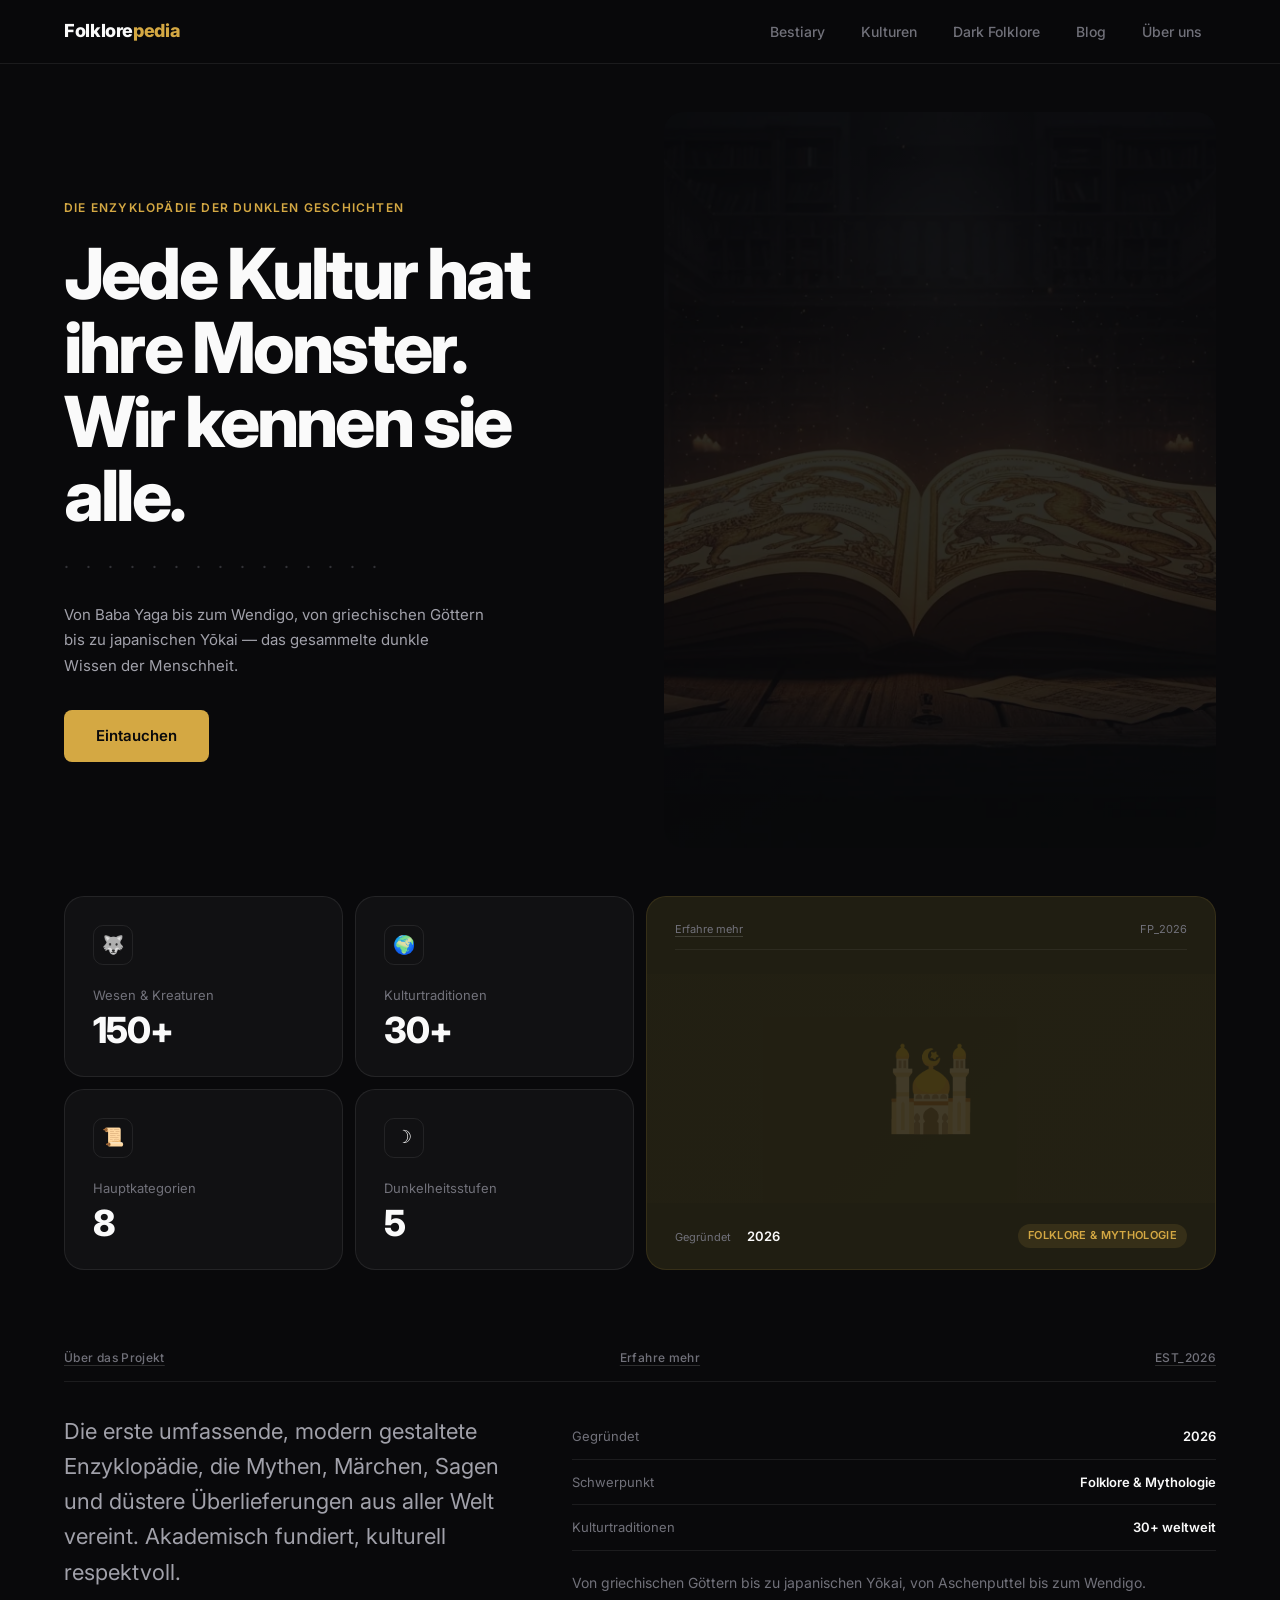
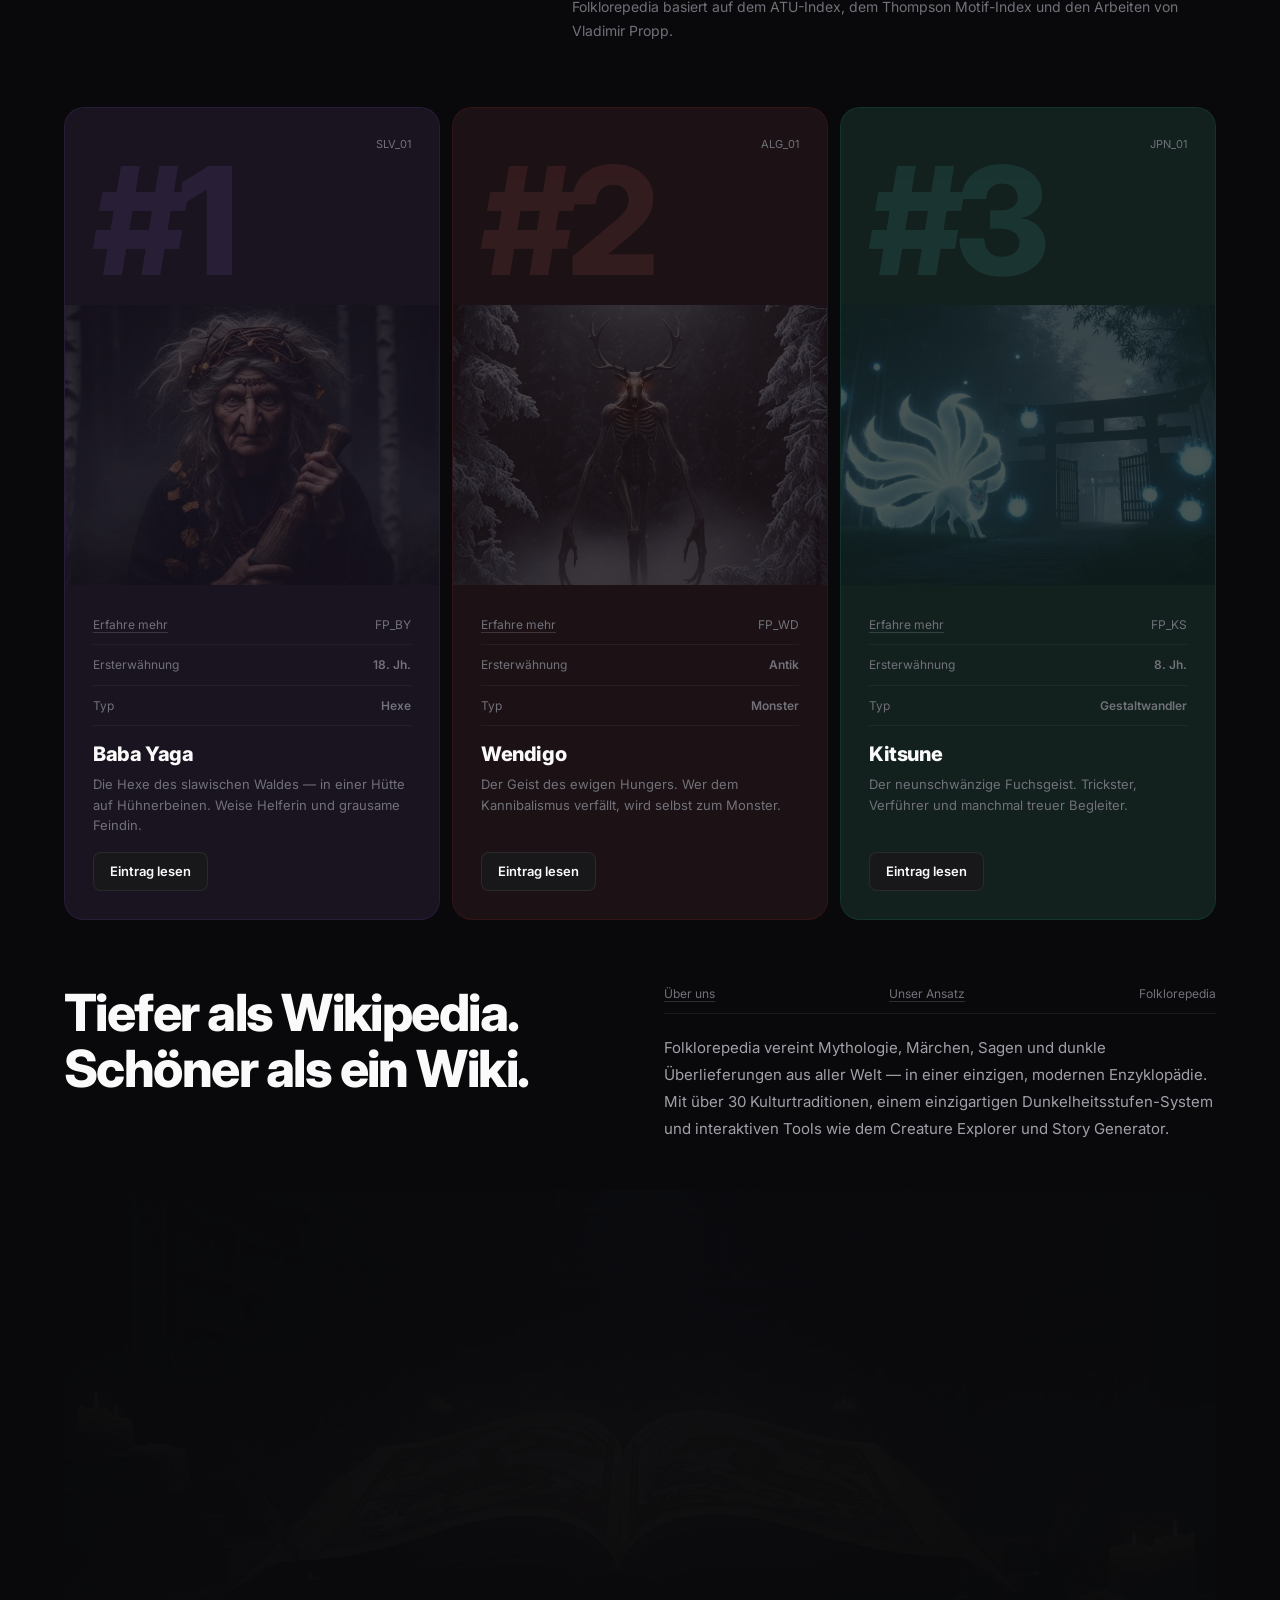
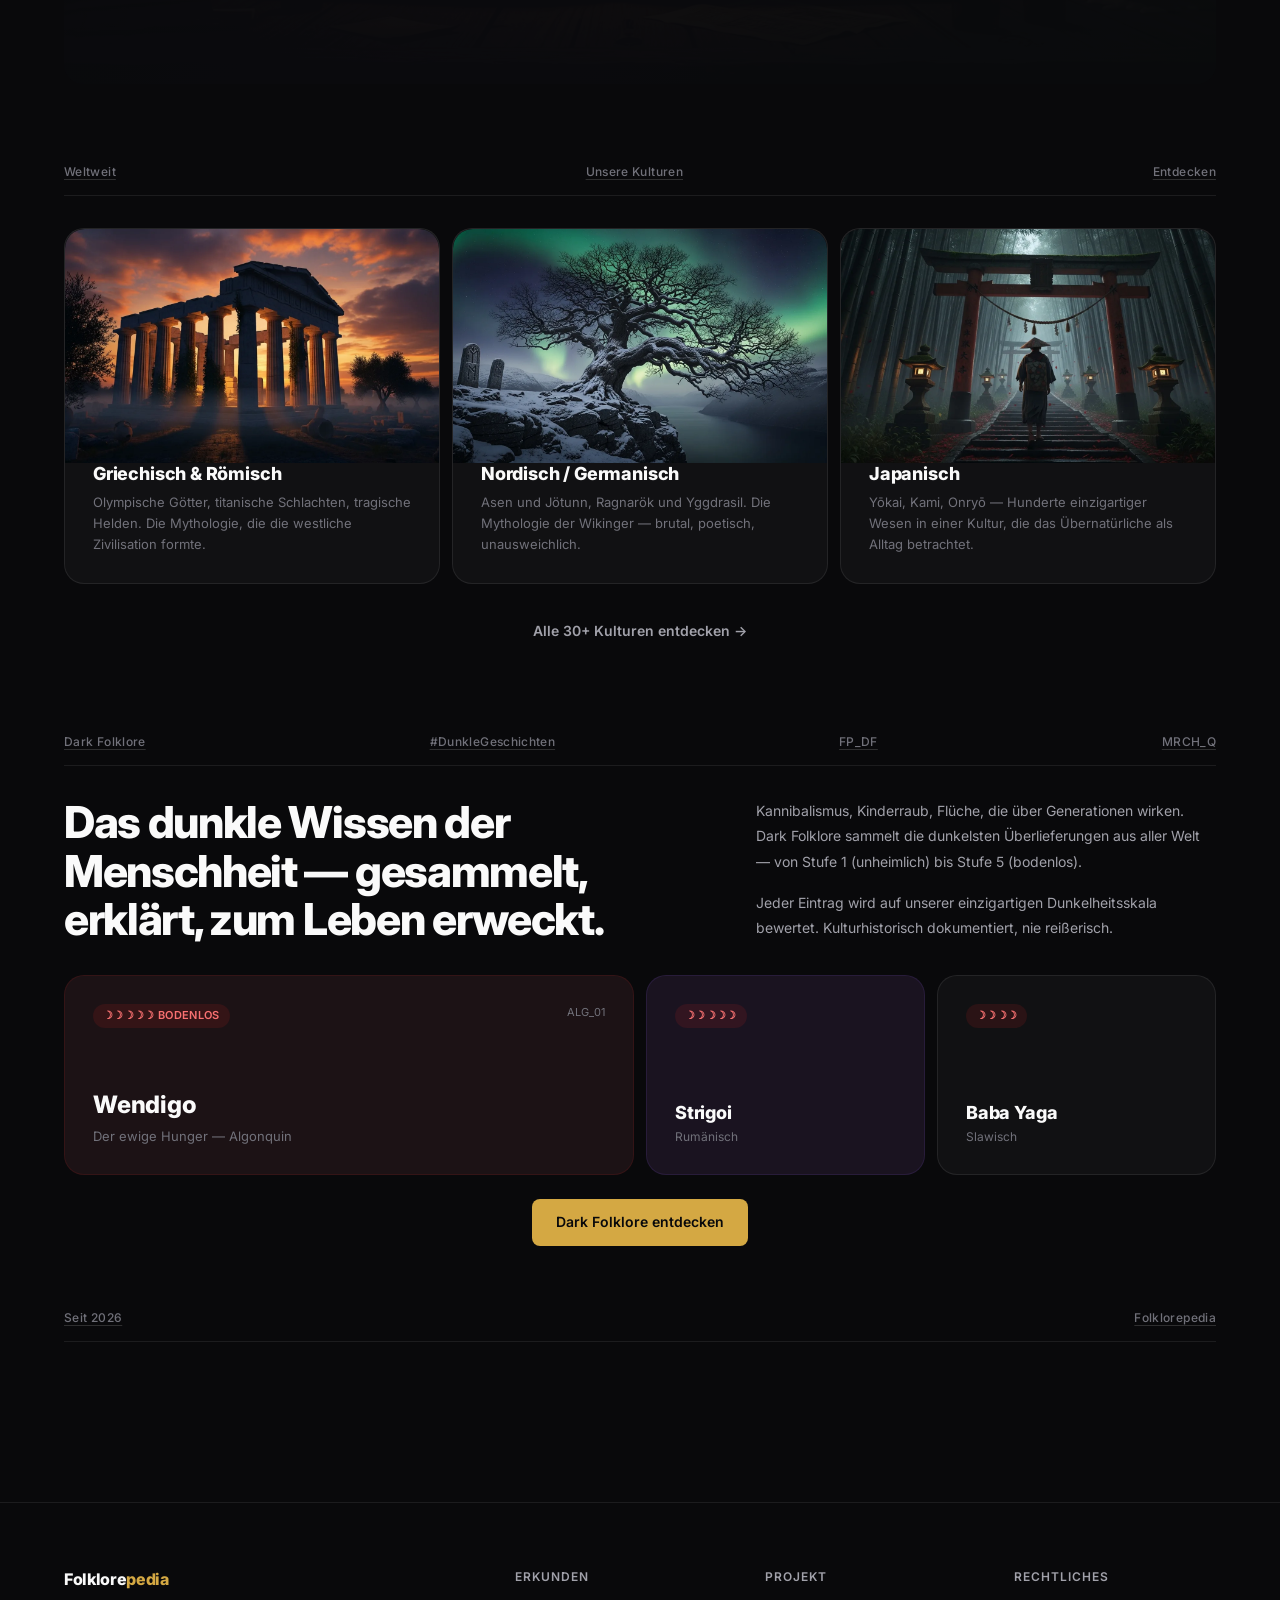
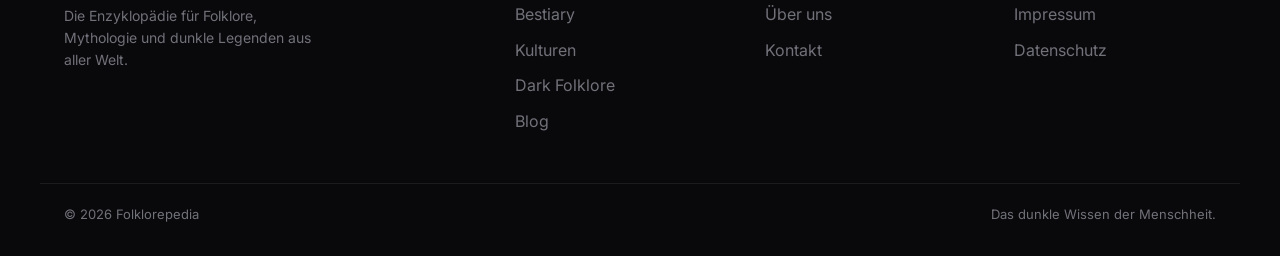
<file: index.html>
<!DOCTYPE html>
<html lang="de">
<head>
  <meta charset="UTF-8">
  <meta name="viewport" content="width=device-width, initial-scale=1.0">
  <title>Folklorepedia — Die Enzyklopädie für Folklore, Mythologie &amp; dunkle Legenden</title>
  <meta name="description" content="Von Baba Yaga bis zum Wendigo — Folklorepedia vereint Mythen, Märchen, Sagen und dunkle Überlieferungen aus über 30 Kulturen weltweit.">
  <meta name="robots" content="index, follow">
  <link rel="canonical" href="https://folklorepedia.de/">

  <!-- Open Graph -->
  <meta property="og:title" content="Folklorepedia — Die Enzyklopädie für Folklore, Mythologie &amp; dunkle Legenden">
  <meta property="og:description" content="Von Baba Yaga bis zum Wendigo — Folklorepedia vereint Mythen, Märchen, Sagen und dunkle Überlieferungen aus über 30 Kulturen weltweit.">
  <meta property="og:type" content="website">
  <meta property="og:url" content="https://folklorepedia.de/">

  <!-- Google Fonts -->
  <link rel="preconnect" href="https://fonts.googleapis.com">
  <link rel="preconnect" href="https://fonts.gstatic.com" crossorigin>

  <!-- Stylesheet -->
  <link rel="stylesheet" href="./style.css">
</head>
<body class="fp-body">

<!-- NAV -->
<nav class="fp-nav">
  <div class="fp-nav__inner">
    <a href="/" class="fp-nav__logo">Folklore<span>pedia</span></a>
    <button class="fp-nav__toggle" aria-label="Menü" aria-expanded="false">
      <span></span><span></span><span></span>
    </button>
    <ul class="fp-nav__menu">
      <li><a href="/bestiary.html" class="fp-nav__link">Bestiary</a></li>
      <li><a href="/kulturen.html" class="fp-nav__link">Kulturen</a></li>
      <li><a href="/dark-folklore.html" class="fp-nav__link">Dark Folklore</a></li>
      <li><a href="/blog.html" class="fp-nav__link">Blog</a></li>
      <li><a href="/ueber-uns.html" class="fp-nav__link">Über uns</a></li>
    </ul>
  </div>
</nav>

<div class="fp-container" style="padding-bottom:96px;">

  <!-- ===================== HERO — Split Editorial ===================== -->
  <section class="fp-hero-v2">
    <div class="fp-hero-v2__text">
      <p class="fp-overline">Die Enzyklopädie der dunklen Geschichten</p>
      <h1 class="fp-hero-v2__headline">Jede Kultur hat ihre Monster.<br>Wir kennen sie alle.</h1>
      <p class="fp-hero-v2__decor">· · · · · · · · · · · · · · ·</p>
      <p class="fp-hero-v2__sub">Von Baba Yaga bis zum Wendigo, von griechischen Göttern bis zu japanischen Yōkai — das gesammelte dunkle Wissen der Menschheit.</p>
      <a href="/bestiary.html" class="fp-btn fp-btn--primary fp-btn--lg">Eintauchen</a>
    </div>
    <div class="fp-hero-v2__visual"><img src="./assets/images/heroes/hero-main.webp" alt="Folklorepedia — Bestiary der Mythen und Legenden" style="width:100%; height:100%; object-fit:cover; opacity:0.7;"></div>
  </section>

  <!-- ===================== STATS BENTO ===================== -->
  <section class="fp-bento" style="margin-bottom:64px;">
    <!-- Row 1 -->
    <div class="fp-cell fp-cell--3">
      <div class="fp-stat-cell__icon">&#x1F43A;</div>
      <p class="fp-stat-cell__label">Wesen &amp; Kreaturen</p>
      <p class="fp-stat-cell__value">150+</p>
    </div>
    <div class="fp-cell fp-cell--3">
      <div class="fp-stat-cell__icon">&#x1F30D;</div>
      <p class="fp-stat-cell__label">Kulturtraditionen</p>
      <p class="fp-stat-cell__value">30+</p>
    </div>
    <div class="fp-cell fp-cell--6 fp-cell--tall fp-cell--gold" style="padding:0; overflow:hidden;">
      <div style="padding:24px 28px;">
        <div class="fp-label-bar--inside" style="display:flex; justify-content:space-between; padding:0 0 10px; border-bottom:1px solid rgba(255,255,255,0.06); margin-bottom:0;">
          <span style="font-size:11px; color:var(--fp-text-muted); text-decoration:underline; text-underline-offset:3px; text-decoration-color:rgba(255,255,255,0.15);">Erfahre mehr</span>
          <span style="font-size:11px; color:var(--fp-text-muted);">FP_2026</span>
        </div>
      </div>
      <div style="flex:1; display:flex; align-items:center; justify-content:center; font-size:80px; opacity:0.15; background: linear-gradient(135deg, rgba(212,168,67,0.06), rgba(212,168,67,0.12));">&#x1F54C;</div>
      <div style="padding:20px 28px; display:flex; justify-content:space-between; align-items:center;">
        <div>
          <span style="font-size:11px; color:var(--fp-text-muted);">Gegründet</span>
          <span style="font-size:13px; font-weight:600; margin-left:12px;">2026</span>
        </div>
        <span class="fp-tag fp-tag--accent">Folklore &amp; Mythologie</span>
      </div>
    </div>
    <!-- Row 2 -->
    <div class="fp-cell fp-cell--3">
      <div class="fp-stat-cell__icon">&#x1F4DC;</div>
      <p class="fp-stat-cell__label">Hauptkategorien</p>
      <p class="fp-stat-cell__value">8</p>
    </div>
    <div class="fp-cell fp-cell--3">
      <div class="fp-stat-cell__icon">&#x263D;</div>
      <p class="fp-stat-cell__label">Dunkelheitsstufen</p>
      <p class="fp-stat-cell__value">5</p>
    </div>
    <!-- Gold cell continues from above (fp-cell--tall) -->
  </section>

  <!-- ===================== INFO SECTION ===================== -->
  <section style="margin-bottom:64px;">
    <div class="fp-label-bar">
      <span class="fp-label-bar__item">Über das Projekt</span>
      <span class="fp-label-bar__item">Erfahre mehr</span>
      <span class="fp-label-bar__item">EST_2026</span>
    </div>
    <div style="display:grid; grid-template-columns:5fr 7fr; gap:48px;">
      <div>
        <p style="font-size: clamp(18px, 2vw, 22px); line-height:1.6; color:var(--fp-text-secondary);">Die erste umfassende, modern gestaltete Enzyklopädie, die Mythen, Märchen, Sagen und düstere Überlieferungen aus aller Welt vereint. Akademisch fundiert, kulturell respektvoll.</p>
      </div>
      <div>
        <div style="display:flex; justify-content:space-between; padding:12px 0; border-bottom:1px solid var(--fp-border);">
          <span style="font-size:13px; color:var(--fp-text-muted);">Gegründet</span>
          <span style="font-size:13px; font-weight:600;">2026</span>
        </div>
        <div style="display:flex; justify-content:space-between; padding:12px 0; border-bottom:1px solid var(--fp-border);">
          <span style="font-size:13px; color:var(--fp-text-muted);">Schwerpunkt</span>
          <span style="font-size:13px; font-weight:600;">Folklore &amp; Mythologie</span>
        </div>
        <div style="display:flex; justify-content:space-between; padding:12px 0; border-bottom:1px solid var(--fp-border);">
          <span style="font-size:13px; color:var(--fp-text-muted);">Kulturtraditionen</span>
          <span style="font-size:13px; font-weight:600;">30+ weltweit</span>
        </div>
        <p style="font-size:14px; color:var(--fp-text-muted); line-height:1.7; margin-top:20px;">Von griechischen Göttern bis zu japanischen Yōkai, von Aschenputtel bis zum Wendigo. Folklorepedia basiert auf dem ATU-Index, dem Thompson Motif-Index und den Arbeiten von Vladimir Propp.</p>
      </div>
    </div>
  </section>

  <!-- ===================== FEATURED CREATURES #1 #2 #3 ===================== -->
  <section class="fp-bento" style="margin-bottom:64px;">

    <!-- #1 Baba Yaga -->
    <div class="fp-cell fp-cell--4 fp-cell--purple">
      <div style="display:flex; justify-content:flex-end; margin-bottom:4px;">
        <span style="font-size:11px; color:var(--fp-text-muted);">SLV_01</span>
      </div>
      <div class="fp-big-num">#1</div>
      <div class="fp-cell__visual"><img src="./assets/images/bestiary/baba-yaga.webp" alt="Baba Yaga" style="width:100%; height:100%; object-fit:cover; opacity:0.8;"></div>
      <div class="fp-cell__meta-row">
        <span style="text-decoration:underline; text-underline-offset:3px; text-decoration-color:rgba(255,255,255,0.15);">Erfahre mehr</span>
        <span>FP_BY</span>
      </div>
      <div class="fp-cell__meta-row">
        <span>Ersterwähnung</span>
        <span style="font-weight:600;">18. Jh.</span>
      </div>
      <div class="fp-cell__meta-row">
        <span>Typ</span>
        <span style="font-weight:600;">Hexe</span>
      </div>
      <h3 style="font-size:20px; font-weight:800; margin:16px 0 8px; letter-spacing:-0.02em;">Baba Yaga</h3>
      <p style="font-size:13px; color:var(--fp-text-muted); line-height:1.6; flex:1;">Die Hexe des slawischen Waldes — in einer Hütte auf Hühnerbeinen. Weise Helferin und grausame Feindin.</p>
      <a href="/bestiary/baba-yaga/" class="fp-btn fp-btn--secondary fp-btn--sm" style="margin-top:16px; align-self:flex-start;">Eintrag lesen</a>
    </div>

    <!-- #2 Wendigo -->
    <div class="fp-cell fp-cell--4 fp-cell--rose">
      <div style="display:flex; justify-content:flex-end; margin-bottom:4px;">
        <span style="font-size:11px; color:var(--fp-text-muted);">ALG_01</span>
      </div>
      <div class="fp-big-num">#2</div>
      <div class="fp-cell__visual"><img src="./assets/images/bestiary/wendigo.webp" alt="Wendigo" style="width:100%; height:100%; object-fit:cover; opacity:0.8;"></div>
      <div class="fp-cell__meta-row">
        <span style="text-decoration:underline; text-underline-offset:3px; text-decoration-color:rgba(255,255,255,0.15);">Erfahre mehr</span>
        <span>FP_WD</span>
      </div>
      <div class="fp-cell__meta-row">
        <span>Ersterwähnung</span>
        <span style="font-weight:600;">Antik</span>
      </div>
      <div class="fp-cell__meta-row">
        <span>Typ</span>
        <span style="font-weight:600;">Monster</span>
      </div>
      <h3 style="font-size:20px; font-weight:800; margin:16px 0 8px; letter-spacing:-0.02em;">Wendigo</h3>
      <p style="font-size:13px; color:var(--fp-text-muted); line-height:1.6; flex:1;">Der Geist des ewigen Hungers. Wer dem Kannibalismus verfällt, wird selbst zum Monster.</p>
      <a href="/bestiary/wendigo/" class="fp-btn fp-btn--secondary fp-btn--sm" style="margin-top:16px; align-self:flex-start;">Eintrag lesen</a>
    </div>

    <!-- #3 Kitsune -->
    <div class="fp-cell fp-cell--4 fp-cell--teal">
      <div style="display:flex; justify-content:flex-end; margin-bottom:4px;">
        <span style="font-size:11px; color:var(--fp-text-muted);">JPN_01</span>
      </div>
      <div class="fp-big-num">#3</div>
      <div class="fp-cell__visual"><img src="./assets/images/bestiary/kitsune.webp" alt="Kitsune" style="width:100%; height:100%; object-fit:cover; opacity:0.8;"></div>
      <div class="fp-cell__meta-row">
        <span style="text-decoration:underline; text-underline-offset:3px; text-decoration-color:rgba(255,255,255,0.15);">Erfahre mehr</span>
        <span>FP_KS</span>
      </div>
      <div class="fp-cell__meta-row">
        <span>Ersterwähnung</span>
        <span style="font-weight:600;">8. Jh.</span>
      </div>
      <div class="fp-cell__meta-row">
        <span>Typ</span>
        <span style="font-weight:600;">Gestaltwandler</span>
      </div>
      <h3 style="font-size:20px; font-weight:800; margin:16px 0 8px; letter-spacing:-0.02em;">Kitsune</h3>
      <p style="font-size:13px; color:var(--fp-text-muted); line-height:1.6; flex:1;">Der neunschwänzige Fuchsgeist. Trickster, Verführer und manchmal treuer Begleiter.</p>
      <a href="/bestiary/kitsune/" class="fp-btn fp-btn--secondary fp-btn--sm" style="margin-top:16px; align-self:flex-start;">Eintrag lesen</a>
    </div>

  </section>

  <!-- ===================== STATEMENT — "We Are The Leaders" Style ===================== -->
  <section style="margin-bottom:64px;">
    <div class="fp-statement">
      <div>
        <h2 class="fp-statement__headline">Tiefer als Wikipedia.<br>Schöner als ein Wiki.</h2>
      </div>
      <div>
        <div class="fp-label-bar--inside" style="display:flex; justify-content:space-between; padding:0 0 10px; border-bottom:1px solid var(--fp-border); margin-bottom:20px;">
          <span style="font-size:12px; color:var(--fp-text-muted); text-decoration:underline; text-underline-offset:3px; text-decoration-color:rgba(255,255,255,0.15);">Über uns</span>
          <span style="font-size:12px; color:var(--fp-text-muted); text-decoration:underline; text-underline-offset:3px; text-decoration-color:rgba(255,255,255,0.15);">Unser Ansatz</span>
          <span style="font-size:12px; color:var(--fp-text-muted);">Folklorepedia</span>
        </div>
        <p style="font-size:15px; color:var(--fp-text-secondary); line-height:1.8;">Folklorepedia vereint Mythologie, Märchen, Sagen und dunkle Überlieferungen aus aller Welt — in einer einzigen, modernen Enzyklopädie. Mit über 30 Kulturtraditionen, einem einzigartigen Dunkelheitsstufen-System und interaktiven Tools wie dem Creature Explorer und Story Generator.</p>
      </div>
    </div>
    <div class="fp-statement__visual"><img src="./assets/images/heroes/hero-main.webp" alt="Folklorepedia" style="width:100%; height:100%; object-fit:cover; opacity:0.15;"></div>
  </section>

  <!-- ===================== CULTURES — "Our Projects" Style ===================== -->
  <section style="margin-bottom:64px;">
    <div class="fp-label-bar">
      <span class="fp-label-bar__item">Weltweit</span>
      <span class="fp-label-bar__item">Unsere Kulturen</span>
      <span class="fp-label-bar__item">Entdecken</span>
    </div>

    <div class="fp-bento">
      <!-- Griechisch -->
      <a href="/kulturen/griechisch/" class="fp-cell fp-cell--4" style="padding:0; text-decoration:none; color:inherit !important;">
        <img src="./assets/images/cultures/griechisch.webp" alt="Griechische Mythologie" style="width:100%; aspect-ratio:16/10; object-fit:cover; border-radius:20px 20px 0 0;">
        <div style="padding:0 28px 28px;">
          <h3 style="font-size:18px; font-weight:800; margin-bottom:8px; letter-spacing:-0.01em;">Griechisch &amp; Römisch</h3>
          <p style="font-size:13px; color:var(--fp-text-muted); line-height:1.6;">Olympische Götter, titanische Schlachten, tragische Helden. Die Mythologie, die die westliche Zivilisation formte.</p>
        </div>
      </a>
      <!-- Nordisch -->
      <a href="/kulturen/nordisch/" class="fp-cell fp-cell--4" style="padding:0; text-decoration:none; color:inherit !important;">
        <img src="./assets/images/cultures/nordisch.webp" alt="Nordische Mythologie" style="width:100%; aspect-ratio:16/10; object-fit:cover; border-radius:20px 20px 0 0;">
        <div style="padding:0 28px 28px;">
          <h3 style="font-size:18px; font-weight:800; margin-bottom:8px; letter-spacing:-0.01em;">Nordisch / Germanisch</h3>
          <p style="font-size:13px; color:var(--fp-text-muted); line-height:1.6;">Asen und Jötunn, Ragnarök und Yggdrasil. Die Mythologie der Wikinger — brutal, poetisch, unausweichlich.</p>
        </div>
      </a>
      <!-- Japanisch -->
      <a href="/kulturen/japanisch/" class="fp-cell fp-cell--4" style="padding:0; text-decoration:none; color:inherit !important;">
        <img src="./assets/images/cultures/japanisch.webp" alt="Japanische Mythologie" style="width:100%; aspect-ratio:16/10; object-fit:cover; border-radius:20px 20px 0 0;">
        <div style="padding:0 28px 28px;">
          <h3 style="font-size:18px; font-weight:800; margin-bottom:8px; letter-spacing:-0.01em;">Japanisch</h3>
          <p style="font-size:13px; color:var(--fp-text-muted); line-height:1.6;">Yōkai, Kami, Onryō — Hunderte einzigartiger Wesen in einer Kultur, die das Übernatürliche als Alltag betrachtet.</p>
        </div>
      </a>
    </div>

    <div style="text-align:center; margin-top:24px;">
      <a href="/kulturen.html" class="fp-btn fp-btn--ghost">Alle 30+ Kulturen entdecken &rarr;</a>
    </div>
  </section>

  <!-- ===================== DARK FOLKLORE FEATURE ===================== -->
  <section style="margin-bottom:64px;">
    <div class="fp-label-bar">
      <span class="fp-label-bar__item">Dark Folklore</span>
      <span class="fp-label-bar__item">#DunkleGeschichten</span>
      <span class="fp-label-bar__item">FP_DF</span>
      <span class="fp-label-bar__item">MRCH_Q</span>
    </div>

    <div style="display:grid; grid-template-columns:7fr 5fr; gap:48px; align-items:start;">
      <div>
        <h2 style="font-size:clamp(28px, 3.5vw, 44px); font-weight:800; line-height:1.1; letter-spacing:-0.03em;">Das dunkle Wissen der Menschheit — gesammelt, erklärt, zum Leben erweckt.</h2>
      </div>
      <div>
        <p style="font-size:14px; color:var(--fp-text-secondary); line-height:1.8; margin-bottom:16px;">Kannibalismus, Kinderraub, Flüche, die über Generationen wirken. Dark Folklore sammelt die dunkelsten Überlieferungen aus aller Welt — von Stufe 1 (unheimlich) bis Stufe 5 (bodenlos).</p>
        <p style="font-size:14px; color:var(--fp-text-secondary); line-height:1.8;">Jeder Eintrag wird auf unserer einzigartigen Dunkelheitsskala bewertet. Kulturhistorisch dokumentiert, nie reißerisch.</p>
      </div>
    </div>

    <div class="fp-bento" style="margin-top:32px;">
      <!-- Featured dark entries as bento cells -->
      <a href="/bestiary/wendigo/" class="fp-cell fp-cell--6 fp-cell--rose" style="text-decoration:none; color:inherit !important; min-height:200px;">
        <div style="display:flex; justify-content:space-between; margin-bottom:12px;">
          <span class="fp-tag fp-tag--red">&#x263D;&#x263D;&#x263D;&#x263D;&#x263D; Bodenlos</span>
          <span style="font-size:11px; color:var(--fp-text-muted);">ALG_01</span>
        </div>
        <div style="flex:1;"></div>
        <h3 style="font-size:24px; font-weight:800; margin-bottom:6px;">Wendigo</h3>
        <p style="font-size:13px; color:var(--fp-text-muted);">Der ewige Hunger — Algonquin</p>
      </a>
      <a href="/bestiary/strigoi/" class="fp-cell fp-cell--3 fp-cell--purple" style="text-decoration:none; color:inherit !important;">
        <span class="fp-tag fp-tag--red" style="align-self:flex-start;">&#x263D;&#x263D;&#x263D;&#x263D;&#x263D;</span>
        <div style="flex:1;"></div>
        <h3 style="font-size:18px; font-weight:800; margin-bottom:4px;">Strigoi</h3>
        <p style="font-size:12px; color:var(--fp-text-muted);">Rumänisch</p>
      </a>
      <a href="/bestiary/baba-yaga/" class="fp-cell fp-cell--3" style="text-decoration:none; color:inherit !important;">
        <span class="fp-tag fp-tag--red" style="align-self:flex-start;">&#x263D;&#x263D;&#x263D;&#x263D;</span>
        <div style="flex:1;"></div>
        <h3 style="font-size:18px; font-weight:800; margin-bottom:4px;">Baba Yaga</h3>
        <p style="font-size:12px; color:var(--fp-text-muted);">Slawisch</p>
      </a>
    </div>

    <div style="text-align:center; margin-top:24px;">
      <a href="/dark-folklore.html" class="fp-btn fp-btn--primary">Dark Folklore entdecken</a>
    </div>

    <div class="fp-label-bar" style="margin-top:48px; margin-bottom:0;">
      <span class="fp-label-bar__item">Seit 2026</span>
      <span class="fp-label-bar__item">Folklorepedia</span>
    </div>
  </section>

</div>

<!-- ===================== FOOTER ===================== -->
<footer class="fp-footer">
  <div class="fp-footer__grid">
    <div>
      <p class="fp-footer__brand">Folklore<span>pedia</span></p>
      <p class="fp-footer__desc">Die Enzyklopädie für Folklore, Mythologie und dunkle Legenden aus aller Welt.</p>
    </div>
    <div>
      <p class="fp-footer__heading">Erkunden</p>
      <ul class="fp-footer__links">
        <li><a href="/bestiary.html">Bestiary</a></li>
        <li><a href="/kulturen.html">Kulturen</a></li>
        <li><a href="/dark-folklore.html">Dark Folklore</a></li>
        <li><a href="/blog.html">Blog</a></li>
      </ul>
    </div>
    <div>
      <p class="fp-footer__heading">Projekt</p>
      <ul class="fp-footer__links">
        <li><a href="/ueber-uns.html">Über uns</a></li>
        <li><a href="/kontakt.html">Kontakt</a></li>
      </ul>
    </div>
    <div>
      <p class="fp-footer__heading">Rechtliches</p>
      <ul class="fp-footer__links">
        <li><a href="/impressum.html">Impressum</a></li>
        <li><a href="/datenschutz.html">Datenschutz</a></li>
      </ul>
    </div>
  </div>
  <div class="fp-footer__bottom">
    <p>&copy; 2026 Folklorepedia</p>
    <p>Das dunkle Wissen der Menschheit.</p>
  </div>
</footer>

<script src="./nav.js"></script>
</body>
</html>
</file>
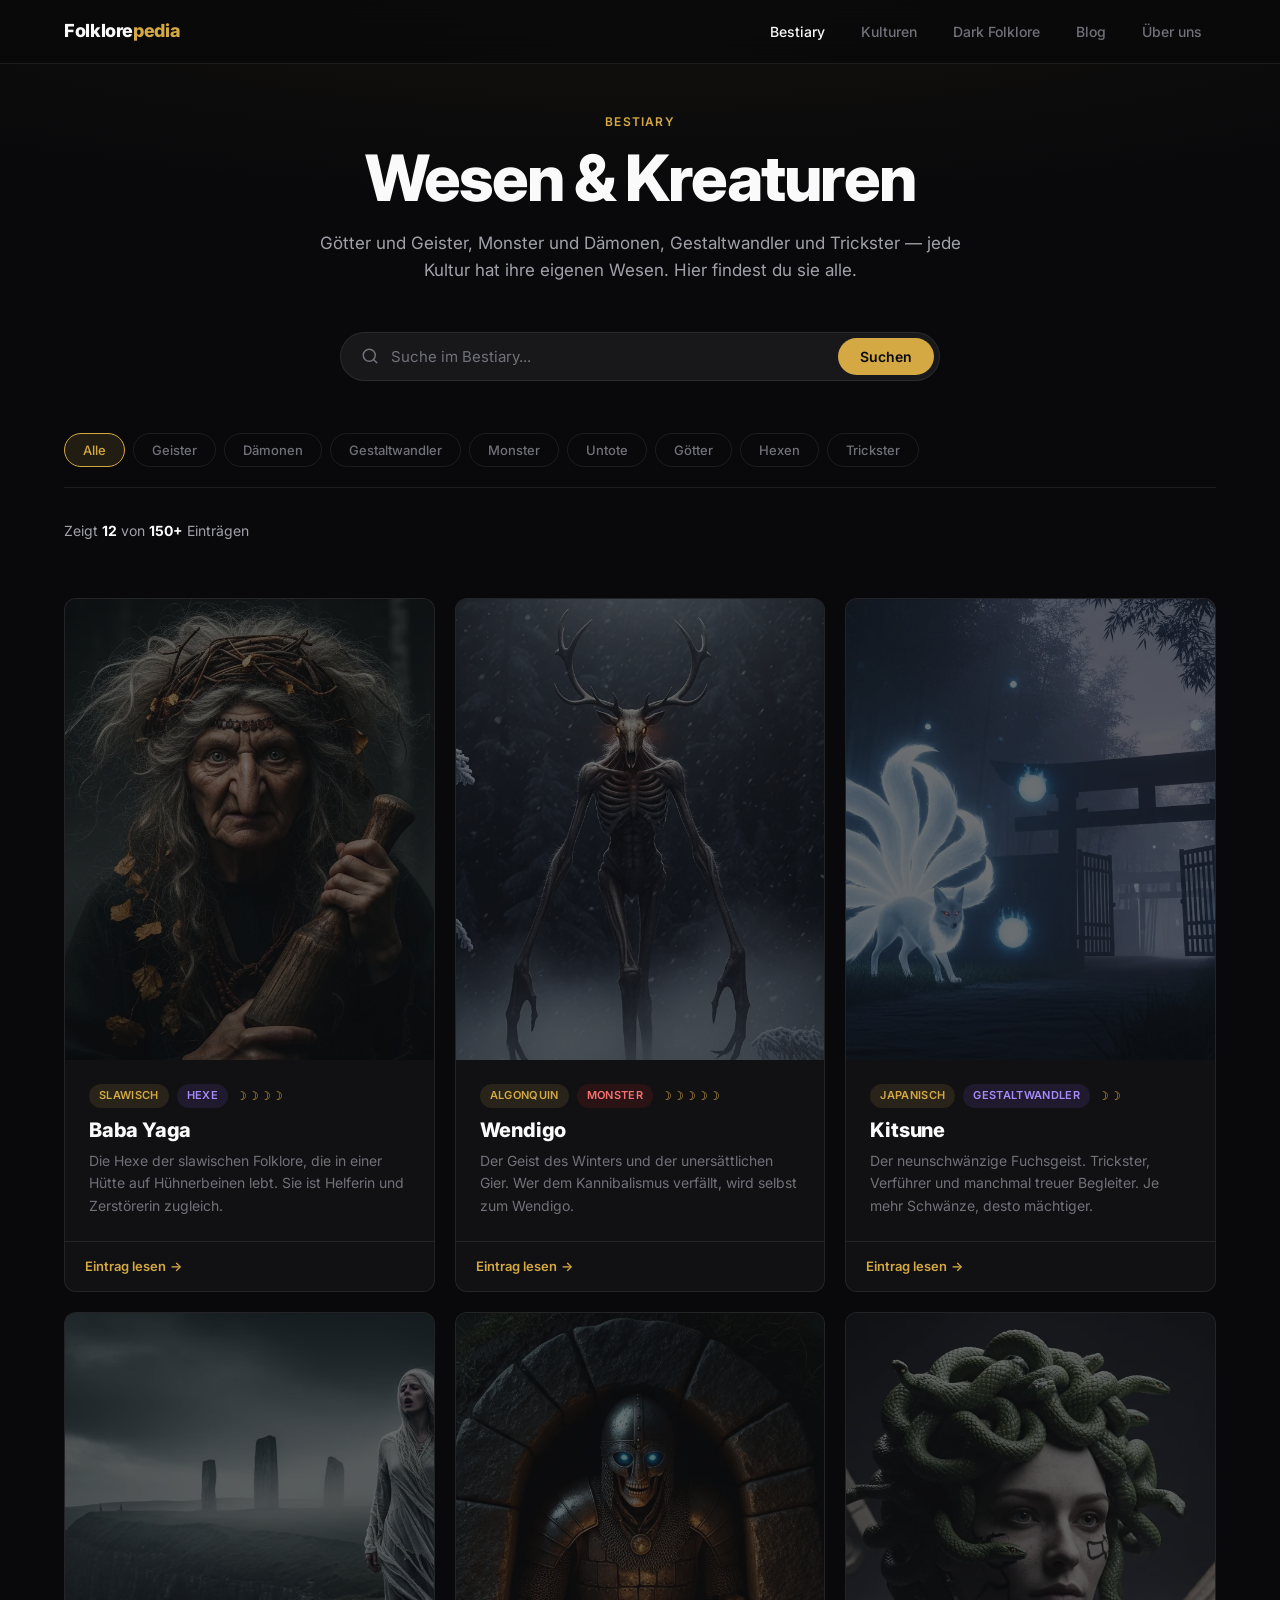
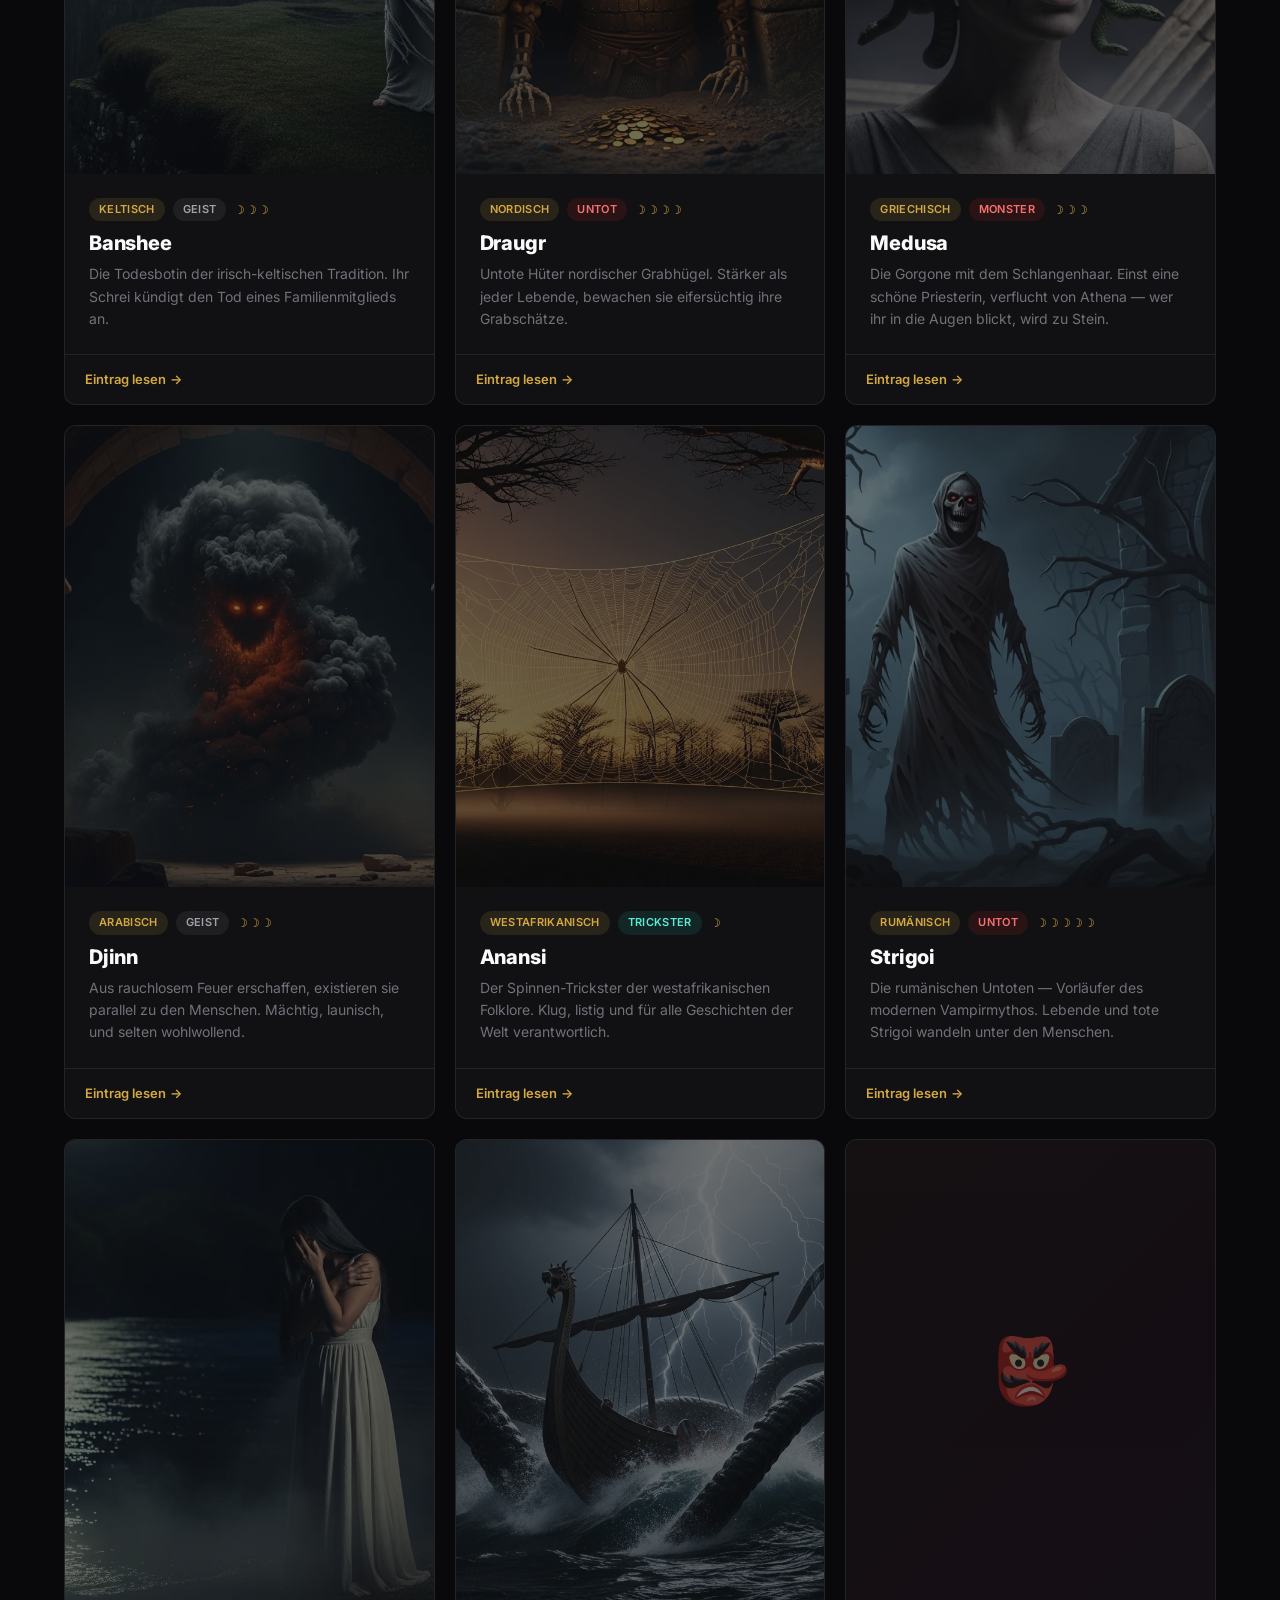
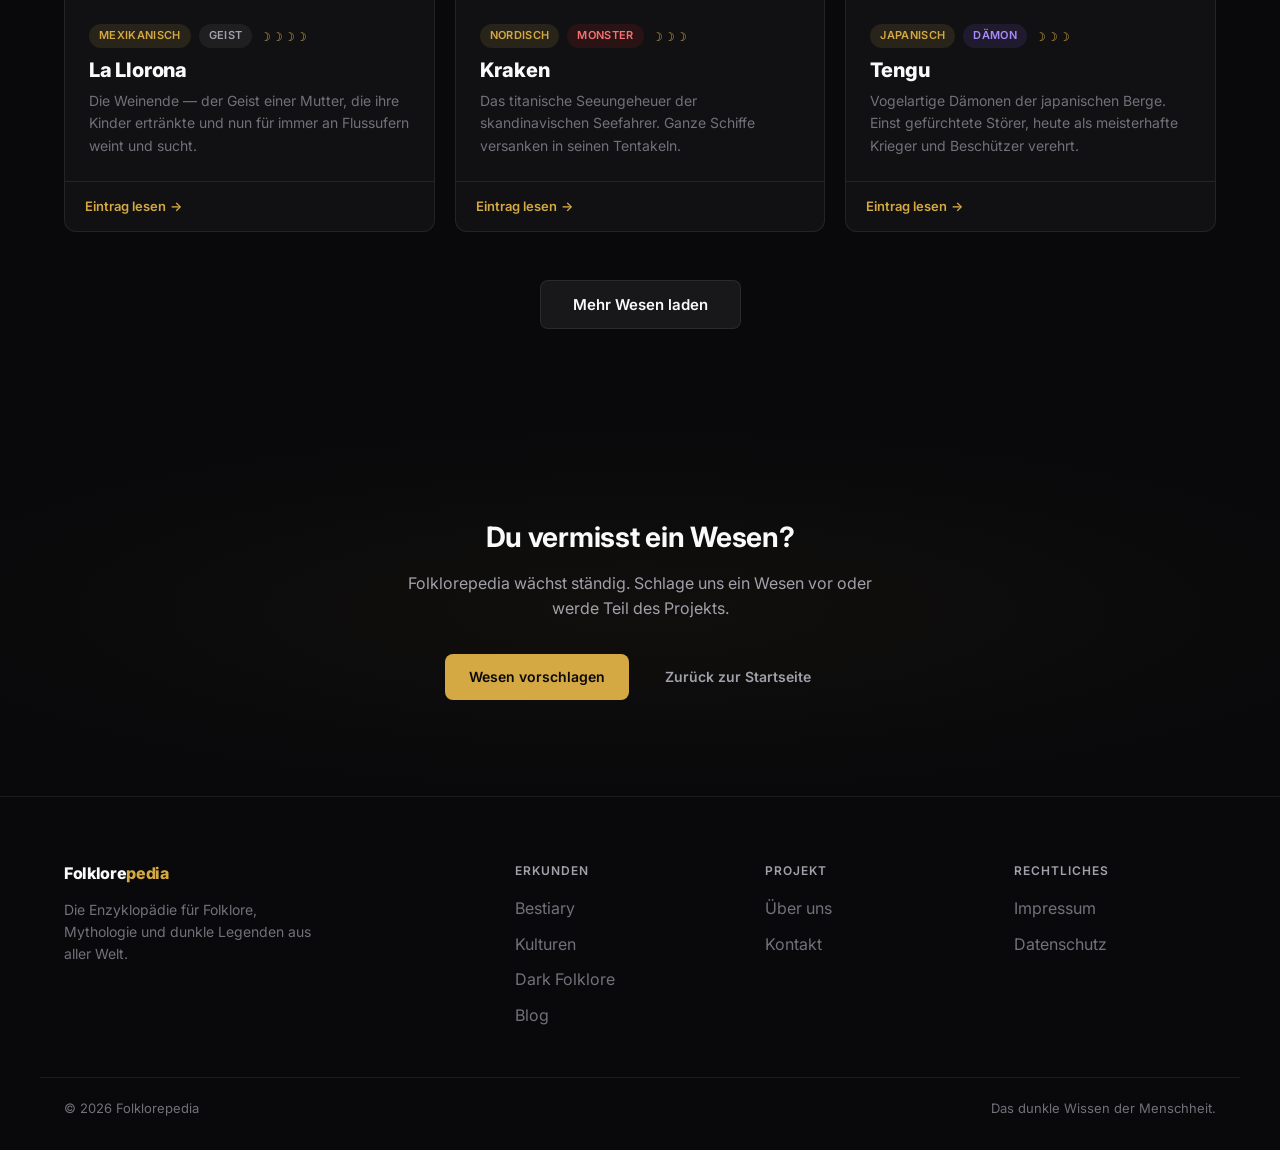
<file: bestiary.html>
<!DOCTYPE html>
<html lang="de">
<head>
  <meta charset="UTF-8">
  <meta name="viewport" content="width=device-width, initial-scale=1.0">
  <title>Bestiary — Wesen &amp; Kreaturen | Folklorepedia</title>
  <meta name="description" content="Götter, Geister, Monster, Dämonen — das vollständige Bestiary der Folklore aus aller Welt. 150+ Einträge aus 30 Kulturen.">
  <meta name="robots" content="index, follow">
  <link rel="canonical" href="https://folklorepedia.de/bestiary.html">
  <meta property="og:title" content="Bestiary — Wesen &amp; Kreaturen | Folklorepedia">
  <meta property="og:description" content="Götter, Geister, Monster, Dämonen — das vollständige Bestiary der Folklore aus aller Welt. 150+ Einträge aus 30 Kulturen.">
  <meta property="og:type" content="website">
  <meta property="og:url" content="https://folklorepedia.de/bestiary.html">
  <link rel="preconnect" href="https://fonts.googleapis.com">
  <link rel="preconnect" href="https://fonts.gstatic.com" crossorigin>
  <link href="https://fonts.googleapis.com/css2?family=Inter:wght@400;500;600;700&family=Outfit:wght@600;700;800&display=swap" rel="stylesheet">
  <link rel="stylesheet" href="./style.css">
</head>
<body class="fp-body">

<nav class="fp-nav">
  <div class="fp-nav__inner">
    <a href="/" class="fp-nav__logo">Folklore<span>pedia</span></a>
    <button class="fp-nav__toggle" aria-label="Menü" aria-expanded="false">
      <span></span><span></span><span></span>
    </button>
    <ul class="fp-nav__menu">
      <li><a href="/bestiary.html" class="fp-nav__link">Bestiary</a></li>
      <li><a href="/kulturen.html" class="fp-nav__link">Kulturen</a></li>
      <li><a href="/dark-folklore.html" class="fp-nav__link">Dark Folklore</a></li>
      <li><a href="/blog.html" class="fp-nav__link">Blog</a></li>
      <li><a href="/ueber-uns.html" class="fp-nav__link">Über uns</a></li>
    </ul>
  </div>
</nav>

<!-- PAGE HERO -->
<header class="fp-page-hero">
  <div class="fp-page-hero__inner">
    <p class="fp-overline">Bestiary</p>
    <h1 class="fp-page-hero__title fp-h1">Wesen &amp; Kreaturen</h1>
    <p class="fp-page-hero__subtitle">Götter und Geister, Monster und Dämonen, Gestaltwandler und Trickster — jede Kultur hat ihre eigenen Wesen. Hier findest du sie alle.</p>
  </div>
</header>

<!-- SEARCH + FILTERS -->
<section style="padding: 0 0 32px;">
  <div class="fp-container">
    <form class="fp-search" action="/bestiary.html" method="get" role="search" style="max-width:600px; margin: 0 auto 32px;">
      <svg class="fp-search__icon" xmlns="http://www.w3.org/2000/svg" width="18" height="18" viewBox="0 0 24 24" fill="none" stroke="currentColor" stroke-width="2" stroke-linecap="round" stroke-linejoin="round"><circle cx="11" cy="11" r="8"/><path d="m21 21-4.3-4.3"/></svg>
      <input class="fp-search__input" type="search" name="s" placeholder="Suche im Bestiary..." aria-label="Suche im Bestiary">
      <button class="fp-search__btn" type="submit">Suchen</button>
    </form>

    <div class="fp-filters" id="bestiaryFilters">
      <button class="fp-filter-btn fp-filter-btn--active" data-filter="all" onclick="filterCreatures('all', this)">Alle</button>
      <button class="fp-filter-btn" data-filter="geist" onclick="filterCreatures('geist', this)">Geister</button>
      <button class="fp-filter-btn" data-filter="daemon" onclick="filterCreatures('daemon', this)">Dämonen</button>
      <button class="fp-filter-btn" data-filter="gestaltwandler" onclick="filterCreatures('gestaltwandler', this)">Gestaltwandler</button>
      <button class="fp-filter-btn" data-filter="monster" onclick="filterCreatures('monster', this)">Monster</button>
      <button class="fp-filter-btn" data-filter="untot" onclick="filterCreatures('untot', this)">Untote</button>
      <button class="fp-filter-btn" data-filter="gott" onclick="filterCreatures('gott', this)">Götter</button>
      <button class="fp-filter-btn" data-filter="hexe" onclick="filterCreatures('hexe', this)">Hexen</button>
      <button class="fp-filter-btn" data-filter="trickster" onclick="filterCreatures('trickster', this)">Trickster</button>
    </div>

    <p class="fp-small" style="margin-bottom:24px;">Zeigt <strong style="color:var(--fp-text);">12</strong> von <strong style="color:var(--fp-text);">150+</strong> Einträgen</p>
  </div>
</section>

<!-- CREATURE GRID -->
<section style="padding: 0 0 96px;">
  <div class="fp-container">
    <div class="fp-grid fp-grid--3" id="creatureGrid">

      <!-- Baba Yaga -->
      <a href="/bestiary/baba-yaga.html" class="fp-card fp-card--creature" data-type="hexe">
        <img class="fp-card__image-placeholder" src="./assets/images/bestiary/baba-yaga.webp" alt="Baba Yaga" style="aspect-ratio:4/5; object-fit:cover; width:100%;" loading="lazy">
        <div class="fp-card__body">
          <div class="fp-card__meta">
            <span class="fp-tag fp-tag--accent">Slawisch</span>
            <span class="fp-tag fp-tag--purple">Hexe</span>
            <span class="fp-darkness" title="Dunkelheitsstufe 4/5">&#x263D;&#x263D;&#x263D;&#x263D;</span>
          </div>
          <h3 class="fp-card__title">Baba Yaga</h3>
          <p class="fp-card__excerpt">Die Hexe der slawischen Folklore, die in einer Hütte auf Hühnerbeinen lebt. Sie ist Helferin und Zerstörerin zugleich.</p>
        </div>
        <div class="fp-card__footer">
          <span class="fp-card__link">Eintrag lesen <span>&rarr;</span></span>
        </div>
      </a>

      <!-- Wendigo -->
      <a href="/bestiary/wendigo.html" class="fp-card fp-card--creature" data-type="monster">
        <img class="fp-card__image-placeholder" src="./assets/images/bestiary/wendigo.webp" alt="Wendigo" style="aspect-ratio:4/5; object-fit:cover; width:100%;" loading="lazy">
        <div class="fp-card__body">
          <div class="fp-card__meta">
            <span class="fp-tag fp-tag--accent">Algonquin</span>
            <span class="fp-tag fp-tag--red">Monster</span>
            <span class="fp-darkness" title="Dunkelheitsstufe 5/5">&#x263D;&#x263D;&#x263D;&#x263D;&#x263D;</span>
          </div>
          <h3 class="fp-card__title">Wendigo</h3>
          <p class="fp-card__excerpt">Der Geist des Winters und der unersättlichen Gier. Wer dem Kannibalismus verfällt, wird selbst zum Wendigo.</p>
        </div>
        <div class="fp-card__footer">
          <span class="fp-card__link">Eintrag lesen <span>&rarr;</span></span>
        </div>
      </a>

      <!-- Kitsune -->
      <a href="/bestiary/kitsune.html" class="fp-card fp-card--creature" data-type="gestaltwandler">
        <img class="fp-card__image-placeholder" src="./assets/images/bestiary/kitsune.webp" alt="Kitsune" style="aspect-ratio:4/5; object-fit:cover; width:100%;" loading="lazy">
        <div class="fp-card__body">
          <div class="fp-card__meta">
            <span class="fp-tag fp-tag--accent">Japanisch</span>
            <span class="fp-tag fp-tag--purple">Gestaltwandler</span>
            <span class="fp-darkness" title="Dunkelheitsstufe 2/5">&#x263D;&#x263D;</span>
          </div>
          <h3 class="fp-card__title">Kitsune</h3>
          <p class="fp-card__excerpt">Der neunschwänzige Fuchsgeist. Trickster, Verführer und manchmal treuer Begleiter. Je mehr Schwänze, desto mächtiger.</p>
        </div>
        <div class="fp-card__footer">
          <span class="fp-card__link">Eintrag lesen <span>&rarr;</span></span>
        </div>
      </a>

      <!-- Banshee -->
      <a href="/bestiary/banshee.html" class="fp-card fp-card--creature" data-type="geist">
        <img class="fp-card__image-placeholder" src="./assets/images/bestiary/banshee.webp" alt="Banshee" style="aspect-ratio:4/5; object-fit:cover; width:100%;" loading="lazy">
        <div class="fp-card__body">
          <div class="fp-card__meta">
            <span class="fp-tag fp-tag--accent">Keltisch</span>
            <span class="fp-tag fp-tag--default">Geist</span>
            <span class="fp-darkness" title="Dunkelheitsstufe 3/5">&#x263D;&#x263D;&#x263D;</span>
          </div>
          <h3 class="fp-card__title">Banshee</h3>
          <p class="fp-card__excerpt">Die Todesbotin der irisch-keltischen Tradition. Ihr Schrei kündigt den Tod eines Familienmitglieds an.</p>
        </div>
        <div class="fp-card__footer">
          <span class="fp-card__link">Eintrag lesen <span>&rarr;</span></span>
        </div>
      </a>

      <!-- Draugr -->
      <a href="/bestiary/draugr.html" class="fp-card fp-card--creature" data-type="untot">
        <img class="fp-card__image-placeholder" src="./assets/images/bestiary/draugr.webp" alt="Draugr" style="aspect-ratio:4/5; object-fit:cover; width:100%;" loading="lazy">
        <div class="fp-card__body">
          <div class="fp-card__meta">
            <span class="fp-tag fp-tag--accent">Nordisch</span>
            <span class="fp-tag fp-tag--red">Untot</span>
            <span class="fp-darkness" title="Dunkelheitsstufe 4/5">&#x263D;&#x263D;&#x263D;&#x263D;</span>
          </div>
          <h3 class="fp-card__title">Draugr</h3>
          <p class="fp-card__excerpt">Untote Hüter nordischer Grabhügel. Stärker als jeder Lebende, bewachen sie eifersüchtig ihre Grabschätze.</p>
        </div>
        <div class="fp-card__footer">
          <span class="fp-card__link">Eintrag lesen <span>&rarr;</span></span>
        </div>
      </a>

      <!-- Medusa -->
      <a href="/bestiary/medusa.html" class="fp-card fp-card--creature" data-type="monster">
        <img class="fp-card__image-placeholder" src="./assets/images/bestiary/medusa.webp" alt="Medusa" style="aspect-ratio:4/5; object-fit:cover; width:100%;" loading="lazy">
        <div class="fp-card__body">
          <div class="fp-card__meta">
            <span class="fp-tag fp-tag--accent">Griechisch</span>
            <span class="fp-tag fp-tag--red">Monster</span>
            <span class="fp-darkness" title="Dunkelheitsstufe 3/5">&#x263D;&#x263D;&#x263D;</span>
          </div>
          <h3 class="fp-card__title">Medusa</h3>
          <p class="fp-card__excerpt">Die Gorgone mit dem Schlangenhaar. Einst eine schöne Priesterin, verflucht von Athena — wer ihr in die Augen blickt, wird zu Stein.</p>
        </div>
        <div class="fp-card__footer">
          <span class="fp-card__link">Eintrag lesen <span>&rarr;</span></span>
        </div>
      </a>

      <!-- Djinn -->
      <a href="/bestiary/djinn.html" class="fp-card fp-card--creature" data-type="geist">
        <img class="fp-card__image-placeholder" src="./assets/images/bestiary/djinn.webp" alt="Djinn" style="aspect-ratio:4/5; object-fit:cover; width:100%;" loading="lazy">
        <div class="fp-card__body">
          <div class="fp-card__meta">
            <span class="fp-tag fp-tag--accent">Arabisch</span>
            <span class="fp-tag fp-tag--default">Geist</span>
            <span class="fp-darkness" title="Dunkelheitsstufe 3/5">&#x263D;&#x263D;&#x263D;</span>
          </div>
          <h3 class="fp-card__title">Djinn</h3>
          <p class="fp-card__excerpt">Aus rauchlosem Feuer erschaffen, existieren sie parallel zu den Menschen. Mächtig, launisch, und selten wohlwollend.</p>
        </div>
        <div class="fp-card__footer">
          <span class="fp-card__link">Eintrag lesen <span>&rarr;</span></span>
        </div>
      </a>

      <!-- Anansi -->
      <a href="/bestiary/anansi.html" class="fp-card fp-card--creature" data-type="trickster">
        <img class="fp-card__image-placeholder" src="./assets/images/bestiary/anansi.webp" alt="Anansi" style="aspect-ratio:4/5; object-fit:cover; width:100%;" loading="lazy">
        <div class="fp-card__body">
          <div class="fp-card__meta">
            <span class="fp-tag fp-tag--accent">Westafrikanisch</span>
            <span class="fp-tag fp-tag--teal">Trickster</span>
            <span class="fp-darkness" title="Dunkelheitsstufe 1/5">&#x263D;</span>
          </div>
          <h3 class="fp-card__title">Anansi</h3>
          <p class="fp-card__excerpt">Der Spinnen-Trickster der westafrikanischen Folklore. Klug, listig und für alle Geschichten der Welt verantwortlich.</p>
        </div>
        <div class="fp-card__footer">
          <span class="fp-card__link">Eintrag lesen <span>&rarr;</span></span>
        </div>
      </a>

      <!-- Strigoi -->
      <a href="/bestiary/strigoi.html" class="fp-card fp-card--creature" data-type="untot">
        <img class="fp-card__image-placeholder" src="./assets/images/bestiary/strigoi.webp" alt="Strigoi" style="aspect-ratio:4/5; object-fit:cover; width:100%;" loading="lazy">
        <div class="fp-card__body">
          <div class="fp-card__meta">
            <span class="fp-tag fp-tag--accent">Rumänisch</span>
            <span class="fp-tag fp-tag--red">Untot</span>
            <span class="fp-darkness" title="Dunkelheitsstufe 5/5">&#x263D;&#x263D;&#x263D;&#x263D;&#x263D;</span>
          </div>
          <h3 class="fp-card__title">Strigoi</h3>
          <p class="fp-card__excerpt">Die rumänischen Untoten — Vorläufer des modernen Vampirmythos. Lebende und tote Strigoi wandeln unter den Menschen.</p>
        </div>
        <div class="fp-card__footer">
          <span class="fp-card__link">Eintrag lesen <span>&rarr;</span></span>
        </div>
      </a>

      <!-- La Llorona -->
      <a href="/bestiary/la-llorona.html" class="fp-card fp-card--creature" data-type="geist">
        <img class="fp-card__image-placeholder" src="./assets/images/bestiary/la-llorona.webp" alt="La Llorona" style="aspect-ratio:4/5; object-fit:cover; width:100%;" loading="lazy">
        <div class="fp-card__body">
          <div class="fp-card__meta">
            <span class="fp-tag fp-tag--accent">Mexikanisch</span>
            <span class="fp-tag fp-tag--default">Geist</span>
            <span class="fp-darkness" title="Dunkelheitsstufe 4/5">&#x263D;&#x263D;&#x263D;&#x263D;</span>
          </div>
          <h3 class="fp-card__title">La Llorona</h3>
          <p class="fp-card__excerpt">Die Weinende — der Geist einer Mutter, die ihre Kinder ertränkte und nun für immer an Flussufern weint und sucht.</p>
        </div>
        <div class="fp-card__footer">
          <span class="fp-card__link">Eintrag lesen <span>&rarr;</span></span>
        </div>
      </a>

      <!-- Kraken -->
      <a href="/bestiary/kraken.html" class="fp-card fp-card--creature" data-type="monster">
        <img class="fp-card__image-placeholder" src="./assets/images/bestiary/kraken.webp" alt="Kraken" style="aspect-ratio:4/5; object-fit:cover; width:100%;" loading="lazy">
        <div class="fp-card__body">
          <div class="fp-card__meta">
            <span class="fp-tag fp-tag--accent">Nordisch</span>
            <span class="fp-tag fp-tag--red">Monster</span>
            <span class="fp-darkness" title="Dunkelheitsstufe 3/5">&#x263D;&#x263D;&#x263D;</span>
          </div>
          <h3 class="fp-card__title">Kraken</h3>
          <p class="fp-card__excerpt">Das titanische Seeungeheuer der skandinavischen Seefahrer. Ganze Schiffe versanken in seinen Tentakeln.</p>
        </div>
        <div class="fp-card__footer">
          <span class="fp-card__link">Eintrag lesen <span>&rarr;</span></span>
        </div>
      </a>

      <!-- Tengu -->
      <a href="/bestiary/tengu.html" class="fp-card fp-card--creature" data-type="daemon">
        <div class="fp-card__image-placeholder" style="aspect-ratio:4/5; background: linear-gradient(135deg, #1a0f0f 0%, #1a0a1a 100%);">&#x1F47A;</div>
        <div class="fp-card__body">
          <div class="fp-card__meta">
            <span class="fp-tag fp-tag--accent">Japanisch</span>
            <span class="fp-tag fp-tag--purple">Dämon</span>
            <span class="fp-darkness" title="Dunkelheitsstufe 3/5">&#x263D;&#x263D;&#x263D;</span>
          </div>
          <h3 class="fp-card__title">Tengu</h3>
          <p class="fp-card__excerpt">Vogelartige Dämonen der japanischen Berge. Einst gefürchtete Störer, heute als meisterhafte Krieger und Beschützer verehrt.</p>
        </div>
        <div class="fp-card__footer">
          <span class="fp-card__link">Eintrag lesen <span>&rarr;</span></span>
        </div>
      </a>

    </div>

    <!-- Load More -->
    <div style="text-align:center; margin-top:48px;">
      <button class="fp-btn fp-btn--secondary fp-btn--lg" onclick="alert('Weitere Einträge werden geladen...')">Mehr Wesen laden</button>
    </div>
  </div>
</section>

<!-- CTA -->
<section class="fp-cta">
  <div class="fp-cta__inner">
    <h2 class="fp-cta__title fp-h3">Du vermisst ein Wesen?</h2>
    <p class="fp-cta__text">Folklorepedia wächst ständig. Schlage uns ein Wesen vor oder werde Teil des Projekts.</p>
    <div class="fp-cta__actions">
      <a href="/mitmachen.html" class="fp-btn fp-btn--primary">Wesen vorschlagen</a>
      <a href="/" class="fp-btn fp-btn--ghost">Zurück zur Startseite</a>
    </div>
  </div>
</section>

<footer class="fp-footer">
  <div class="fp-footer__grid">
    <div>
      <p class="fp-footer__brand">Folklore<span>pedia</span></p>
      <p class="fp-footer__desc">Die Enzyklopädie für Folklore, Mythologie und dunkle Legenden aus aller Welt.</p>
    </div>
    <div>
      <p class="fp-footer__heading">Erkunden</p>
      <ul class="fp-footer__links">
        <li><a href="/bestiary.html">Bestiary</a></li>
        <li><a href="/kulturen.html">Kulturen</a></li>
        <li><a href="/dark-folklore.html">Dark Folklore</a></li>
        <li><a href="/blog.html">Blog</a></li>
      </ul>
    </div>
    <div>
      <p class="fp-footer__heading">Projekt</p>
      <ul class="fp-footer__links">
        <li><a href="/ueber-uns.html">Über uns</a></li>
        <li><a href="/kontakt.html">Kontakt</a></li>
      </ul>
    </div>
    <div>
      <p class="fp-footer__heading">Rechtliches</p>
      <ul class="fp-footer__links">
        <li><a href="/impressum.html">Impressum</a></li>
        <li><a href="/datenschutz.html">Datenschutz</a></li>
      </ul>
    </div>
  </div>
  <div class="fp-footer__bottom">
    <p>&copy; 2026 Folklorepedia</p>
    <p>Das dunkle Wissen der Menschheit.</p>
  </div>
</footer>

<!-- Filter JS -->
<script>
function filterCreatures(type, btn) {
  var cards = document.querySelectorAll('#creatureGrid .fp-card');
  var btns = document.querySelectorAll('#bestiaryFilters .fp-filter-btn');
  btns.forEach(function(b) { b.classList.remove('fp-filter-btn--active'); });
  btn.classList.add('fp-filter-btn--active');
  var count = 0;
  cards.forEach(function(card) {
    if (type === 'all' || card.getAttribute('data-type') === type) {
      card.style.display = '';
      count++;
    } else {
      card.style.display = 'none';
    }
  });
}
</script>
<script src="./nav.js"></script>
</body>
</html>
</file>
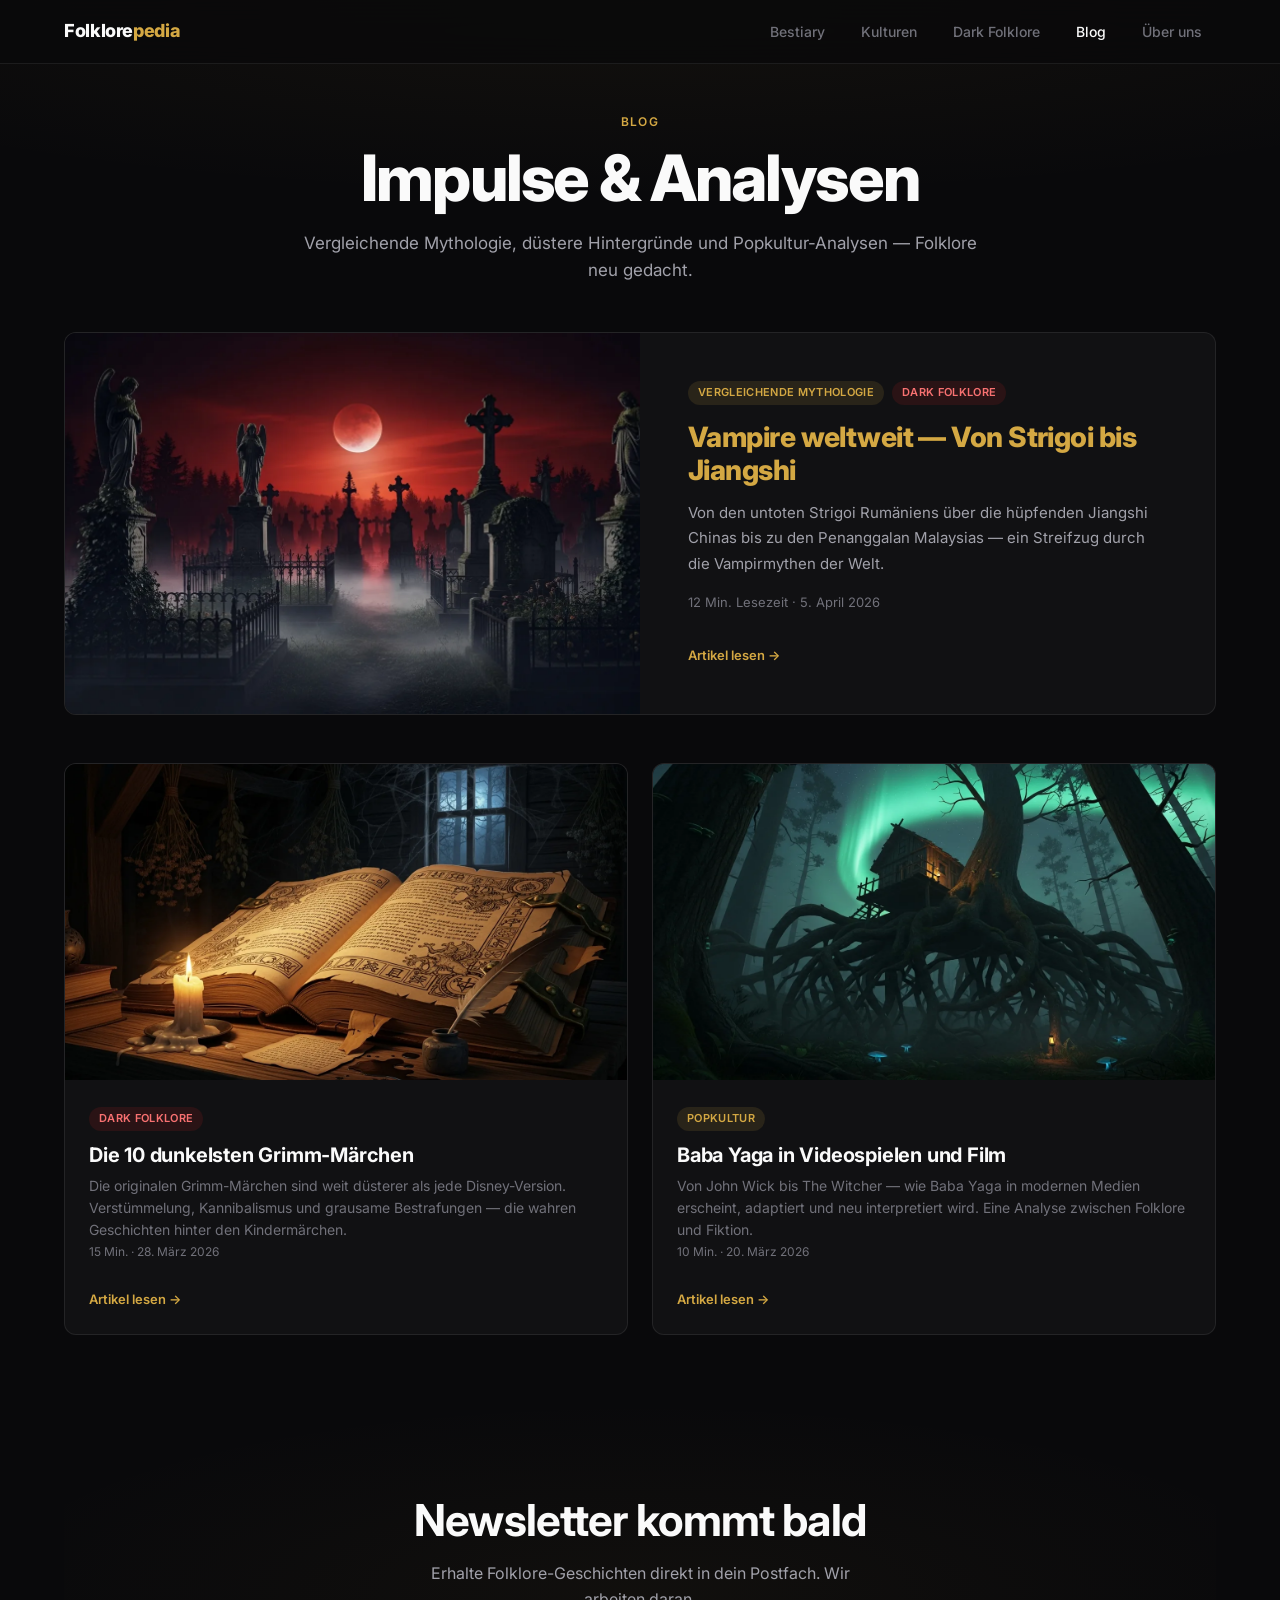
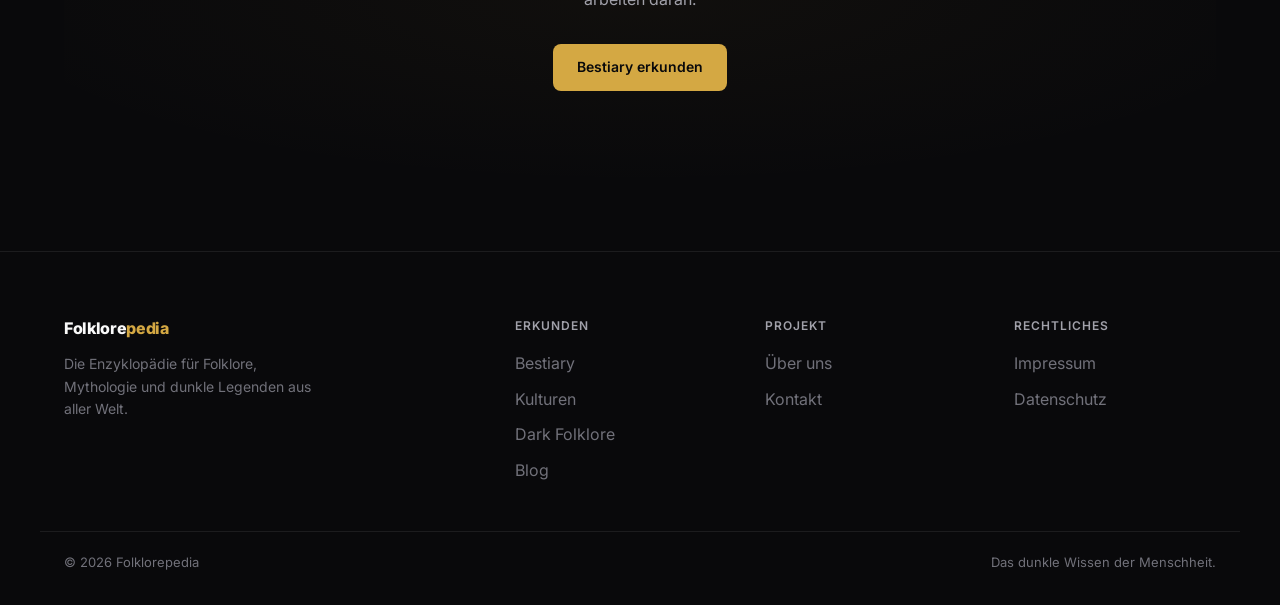
<file: blog.html>
<!DOCTYPE html>
<html lang="de">
<head>
  <meta charset="UTF-8">
  <meta name="viewport" content="width=device-width, initial-scale=1.0">
  <title>Blog — Folklore, Mythologie &amp; dunkle Legenden | Folklorepedia</title>
  <meta name="description" content="Vergleichende Mythologie, Dark Folklore Deep Dives und Popkultur-Analysen — der Folklorepedia Blog.">
  <meta name="robots" content="index, follow">
  <link rel="canonical" href="https://folklorepedia.de/blog.html">

  <!-- Open Graph -->
  <meta property="og:title" content="Blog — Folklore, Mythologie &amp; dunkle Legenden | Folklorepedia">
  <meta property="og:description" content="Vergleichende Mythologie, Dark Folklore Deep Dives und Popkultur-Analysen — der Folklorepedia Blog.">
  <meta property="og:type" content="website">
  <meta property="og:url" content="https://folklorepedia.de/blog.html">

  <!-- Google Fonts -->
  <link rel="preconnect" href="https://fonts.googleapis.com">
  <link rel="preconnect" href="https://fonts.gstatic.com" crossorigin>
  <link href="https://fonts.googleapis.com/css2?family=Inter:wght@400;500;600;700;800&display=swap" rel="stylesheet">

  <!-- Stylesheet -->
  <link rel="stylesheet" href="./style.css">
</head>
<body class="fp-body">

<!-- NAV -->
<nav class="fp-nav">
  <div class="fp-nav__inner">
    <a href="/" class="fp-nav__logo">Folklore<span>pedia</span></a>
    <button class="fp-nav__toggle" aria-label="Menü" aria-expanded="false">
      <span></span><span></span><span></span>
    </button>
    <ul class="fp-nav__menu">
      <li><a href="/bestiary.html" class="fp-nav__link">Bestiary</a></li>
      <li><a href="/kulturen.html" class="fp-nav__link">Kulturen</a></li>
      <li><a href="/dark-folklore.html" class="fp-nav__link">Dark Folklore</a></li>
      <li><a href="/blog.html" class="fp-nav__link">Blog</a></li>
      <li><a href="/ueber-uns.html" class="fp-nav__link">Über uns</a></li>
    </ul>
  </div>
</nav>

<!-- ===================== PAGE HERO ===================== -->
<section class="fp-page-hero">
  <div class="fp-page-hero__inner">
    <p class="fp-overline">Blog</p>
    <h1 class="fp-page-hero__title">Impulse &amp; Analysen</h1>
    <p class="fp-page-hero__subtitle">Vergleichende Mythologie, düstere Hintergründe und Popkultur-Analysen — Folklore neu gedacht.</p>
  </div>
</section>

<div class="fp-container">

  <!-- ===================== FEATURED ARTICLE ===================== -->
  <a href="/blog/vampire-weltweit.html" class="fp-blog-featured" style="margin-bottom:48px;">
    <img style="width:100%; height:100%; object-fit:cover;" src="./assets/images/blog/vampire-weltweit-hero.webp" alt="Vampire weltweit" loading="lazy">
    <div class="fp-blog-featured__body">
      <div style="display:flex; gap:8px; flex-wrap:wrap; margin-bottom:16px;">
        <span class="fp-tag fp-tag--accent">Vergleichende Mythologie</span>
        <span class="fp-tag fp-tag--red">Dark Folklore</span>
      </div>
      <h2 style="font-size:28px; font-weight:800; line-height:1.2; letter-spacing:-0.02em; margin-bottom:12px;">Vampire weltweit — Von Strigoi bis Jiangshi</h2>
      <p style="font-size:15px; color:var(--fp-text-secondary); line-height:1.7; margin-bottom:16px;">Von den untoten Strigoi Rumäniens über die hüpfenden Jiangshi Chinas bis zu den Penanggalan Malaysias — ein Streifzug durch die Vampirmythen der Welt.</p>
      <p style="font-size:13px; color:var(--fp-text-muted); margin-bottom:16px;">12 Min. Lesezeit · 5. April 2026</p>
      <span class="fp-blog-card__link">Artikel lesen &rarr;</span>
    </div>
  </a>

  <!-- ===================== BLOG GRID ===================== -->
  <div class="fp-blog-grid" style="margin-bottom:64px;">

    <!-- Card 1 -->
    <a href="/blog/dunkelste-grimm-maerchen.html" class="fp-blog-card">
      <img class="fp-blog-card__image" src="./assets/images/blog/grimm-maerchen-hero.webp" alt="Die dunkelsten Grimm-Märchen" loading="lazy">
      <div class="fp-blog-card__body">
        <div style="margin-bottom:12px;">
          <span class="fp-tag fp-tag--red">Dark Folklore</span>
        </div>
        <h3 class="fp-blog-card__title">Die 10 dunkelsten Grimm-Märchen</h3>
        <p class="fp-blog-card__excerpt">Die originalen Grimm-Märchen sind weit düsterer als jede Disney-Version. Verstümmelung, Kannibalismus und grausame Bestrafungen — die wahren Geschichten hinter den Kindermärchen.</p>
        <p class="fp-blog-card__meta">15 Min. · 28. März 2026</p>
        <span class="fp-blog-card__link">Artikel lesen &rarr;</span>
      </div>
    </a>

    <!-- Card 2 -->
    <a href="/blog/baba-yaga-popkultur.html" class="fp-blog-card">
      <img class="fp-blog-card__image" src="./assets/images/blog/baba-yaga-popkultur-hero.webp" alt="Baba Yaga in der Popkultur" loading="lazy">
      <div class="fp-blog-card__body">
        <div style="margin-bottom:12px;">
          <span class="fp-tag fp-tag--accent">Popkultur</span>
        </div>
        <h3 class="fp-blog-card__title">Baba Yaga in Videospielen und Film</h3>
        <p class="fp-blog-card__excerpt">Von John Wick bis The Witcher — wie Baba Yaga in modernen Medien erscheint, adaptiert und neu interpretiert wird. Eine Analyse zwischen Folklore und Fiktion.</p>
        <p class="fp-blog-card__meta">10 Min. · 20. März 2026</p>
        <span class="fp-blog-card__link">Artikel lesen &rarr;</span>
      </div>
    </a>

  </div>

  <!-- ===================== CTA ===================== -->
  <section class="fp-cta" style="margin-bottom:64px;">
    <div class="fp-cta__inner">
      <h2 class="fp-cta__title">Newsletter kommt bald</h2>
      <p class="fp-cta__text">Erhalte Folklore-Geschichten direkt in dein Postfach. Wir arbeiten daran.</p>
      <div class="fp-cta__actions">
        <a href="/bestiary.html" class="fp-btn fp-btn--primary">Bestiary erkunden</a>
      </div>
    </div>
  </section>

</div>

<!-- ===================== FOOTER ===================== -->
<footer class="fp-footer">
  <div class="fp-footer__grid">
    <div>
      <p class="fp-footer__brand">Folklore<span>pedia</span></p>
      <p class="fp-footer__desc">Die Enzyklopädie für Folklore, Mythologie und dunkle Legenden aus aller Welt.</p>
    </div>
    <div>
      <p class="fp-footer__heading">Erkunden</p>
      <ul class="fp-footer__links">
        <li><a href="/bestiary.html">Bestiary</a></li>
        <li><a href="/kulturen.html">Kulturen</a></li>
        <li><a href="/dark-folklore.html">Dark Folklore</a></li>
        <li><a href="/blog.html">Blog</a></li>
      </ul>
    </div>
    <div>
      <p class="fp-footer__heading">Projekt</p>
      <ul class="fp-footer__links">
        <li><a href="/ueber-uns.html">Über uns</a></li>
        <li><a href="/kontakt.html">Kontakt</a></li>
      </ul>
    </div>
    <div>
      <p class="fp-footer__heading">Rechtliches</p>
      <ul class="fp-footer__links">
        <li><a href="/impressum.html">Impressum</a></li>
        <li><a href="/datenschutz.html">Datenschutz</a></li>
      </ul>
    </div>
  </div>
  <div class="fp-footer__bottom">
    <p>&copy; 2026 Folklorepedia</p>
    <p>Das dunkle Wissen der Menschheit.</p>
  </div>
</footer>

<script src="./nav.js"></script>
</body>
</html>
</file>
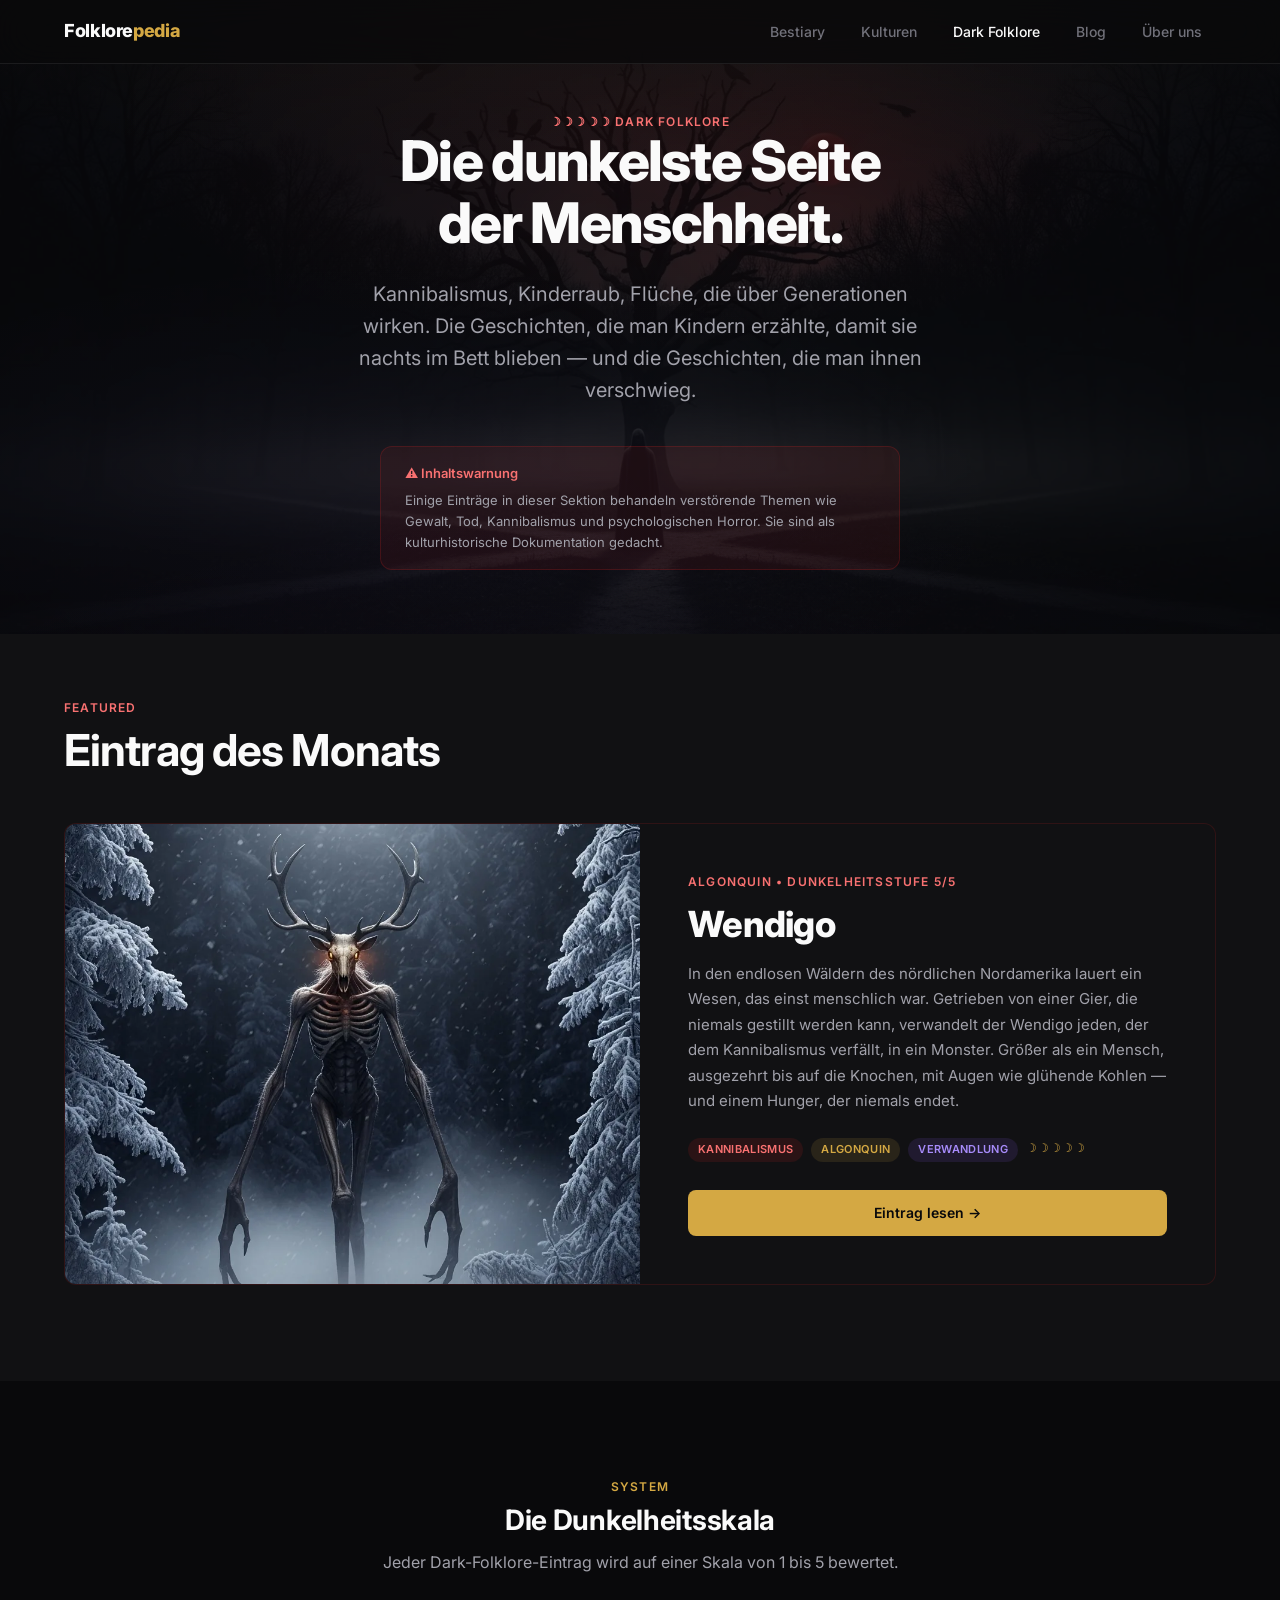
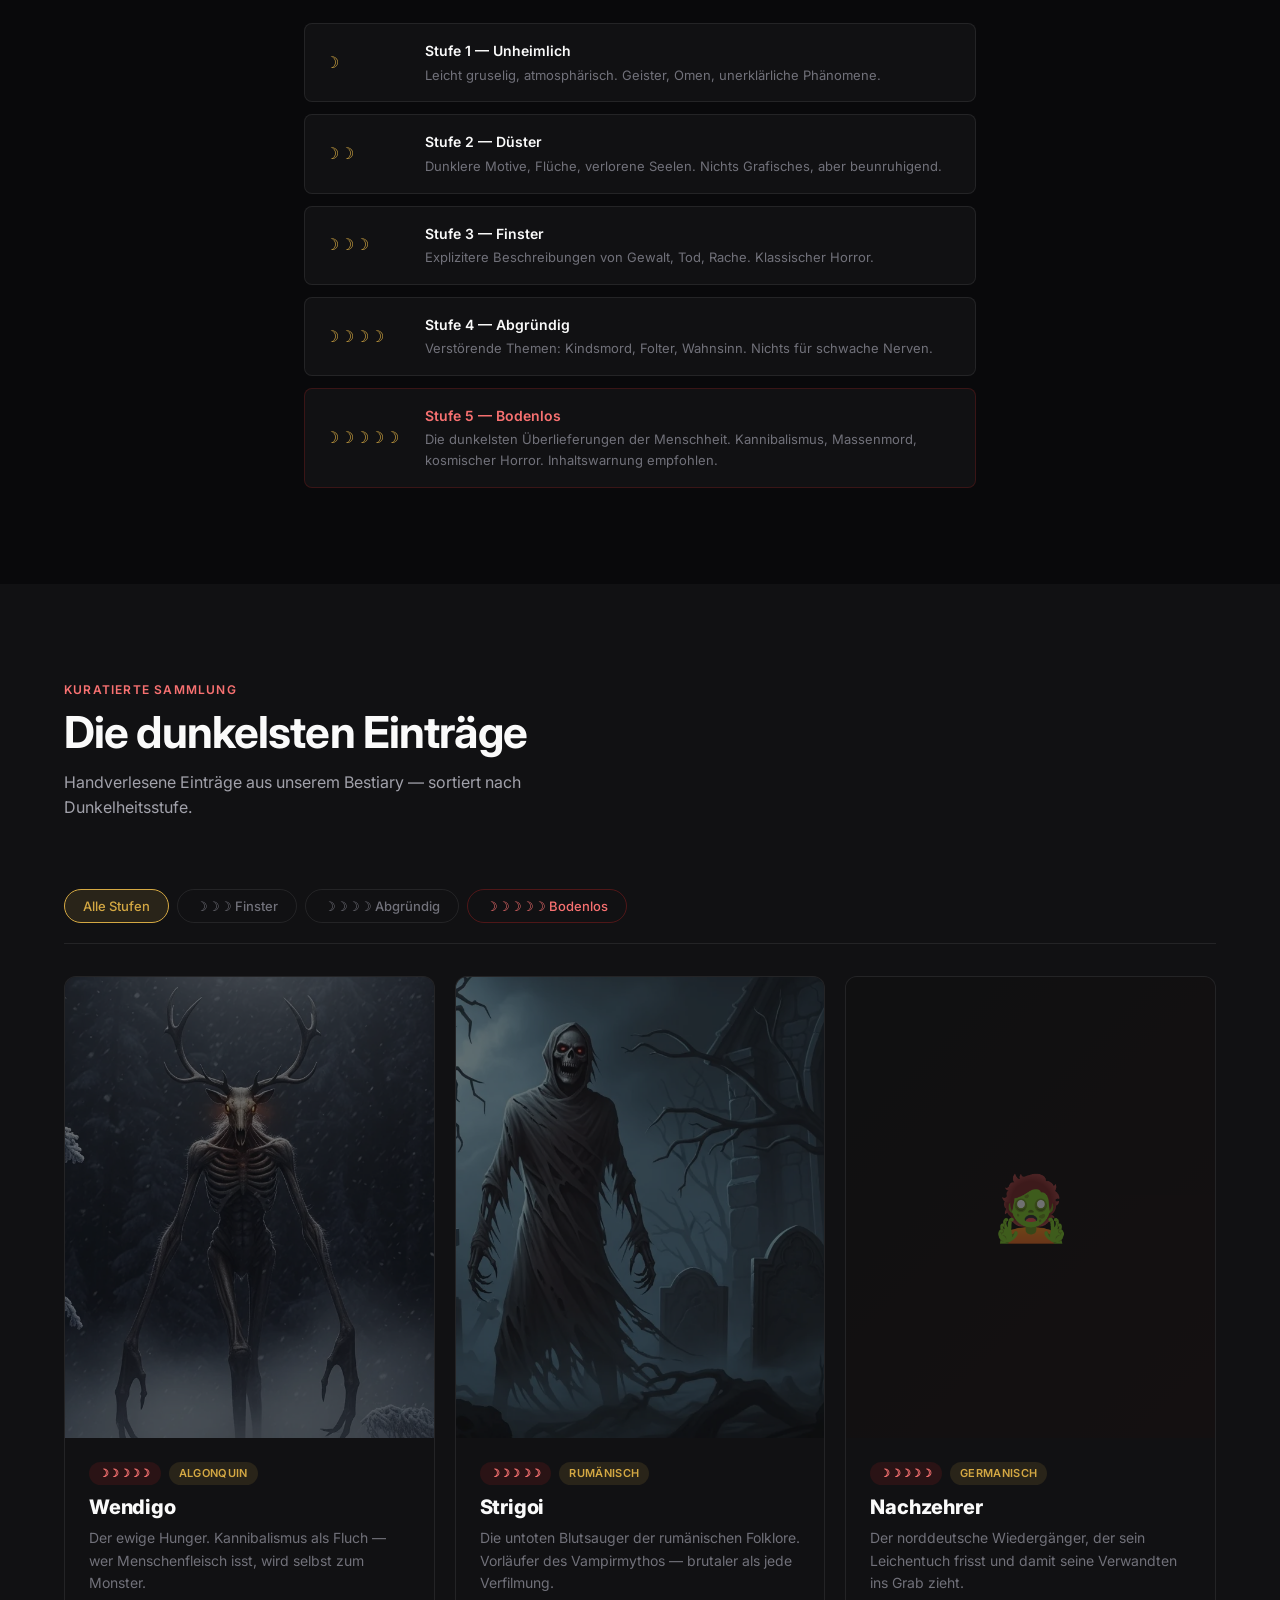
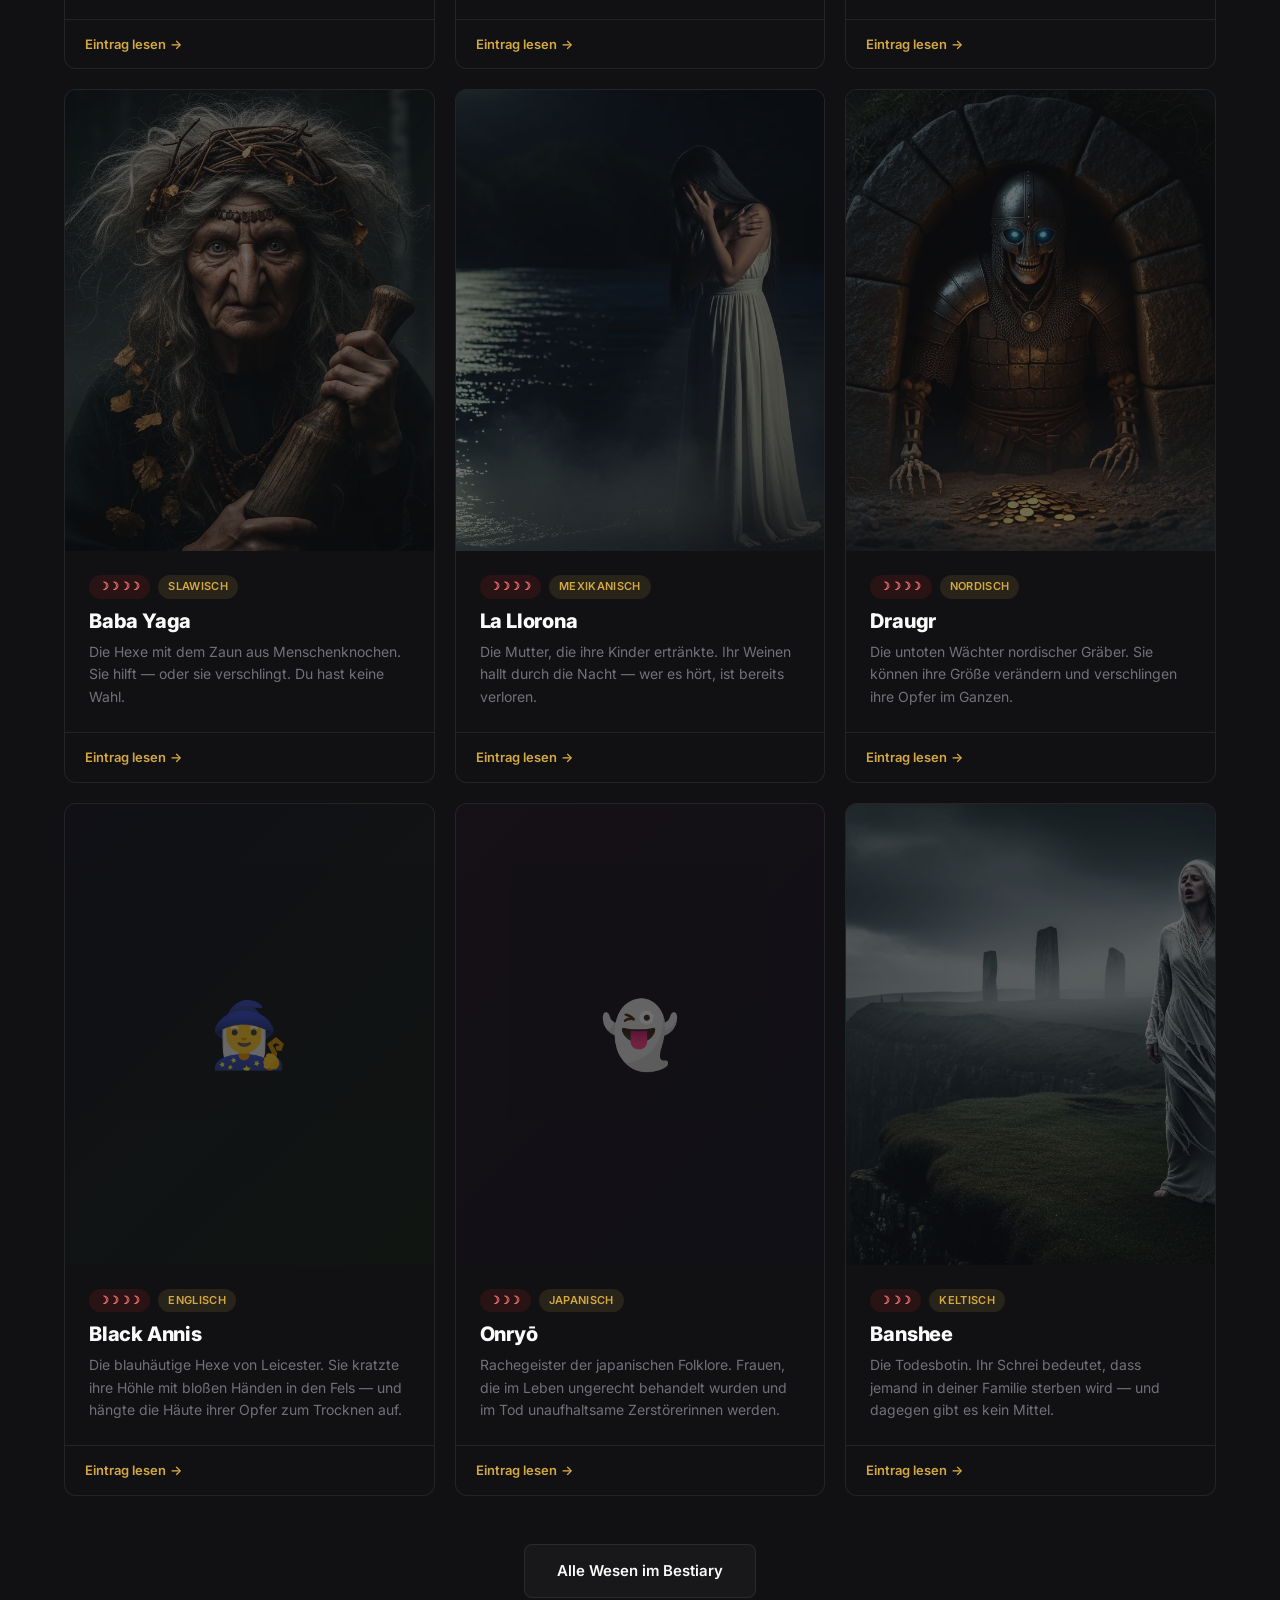
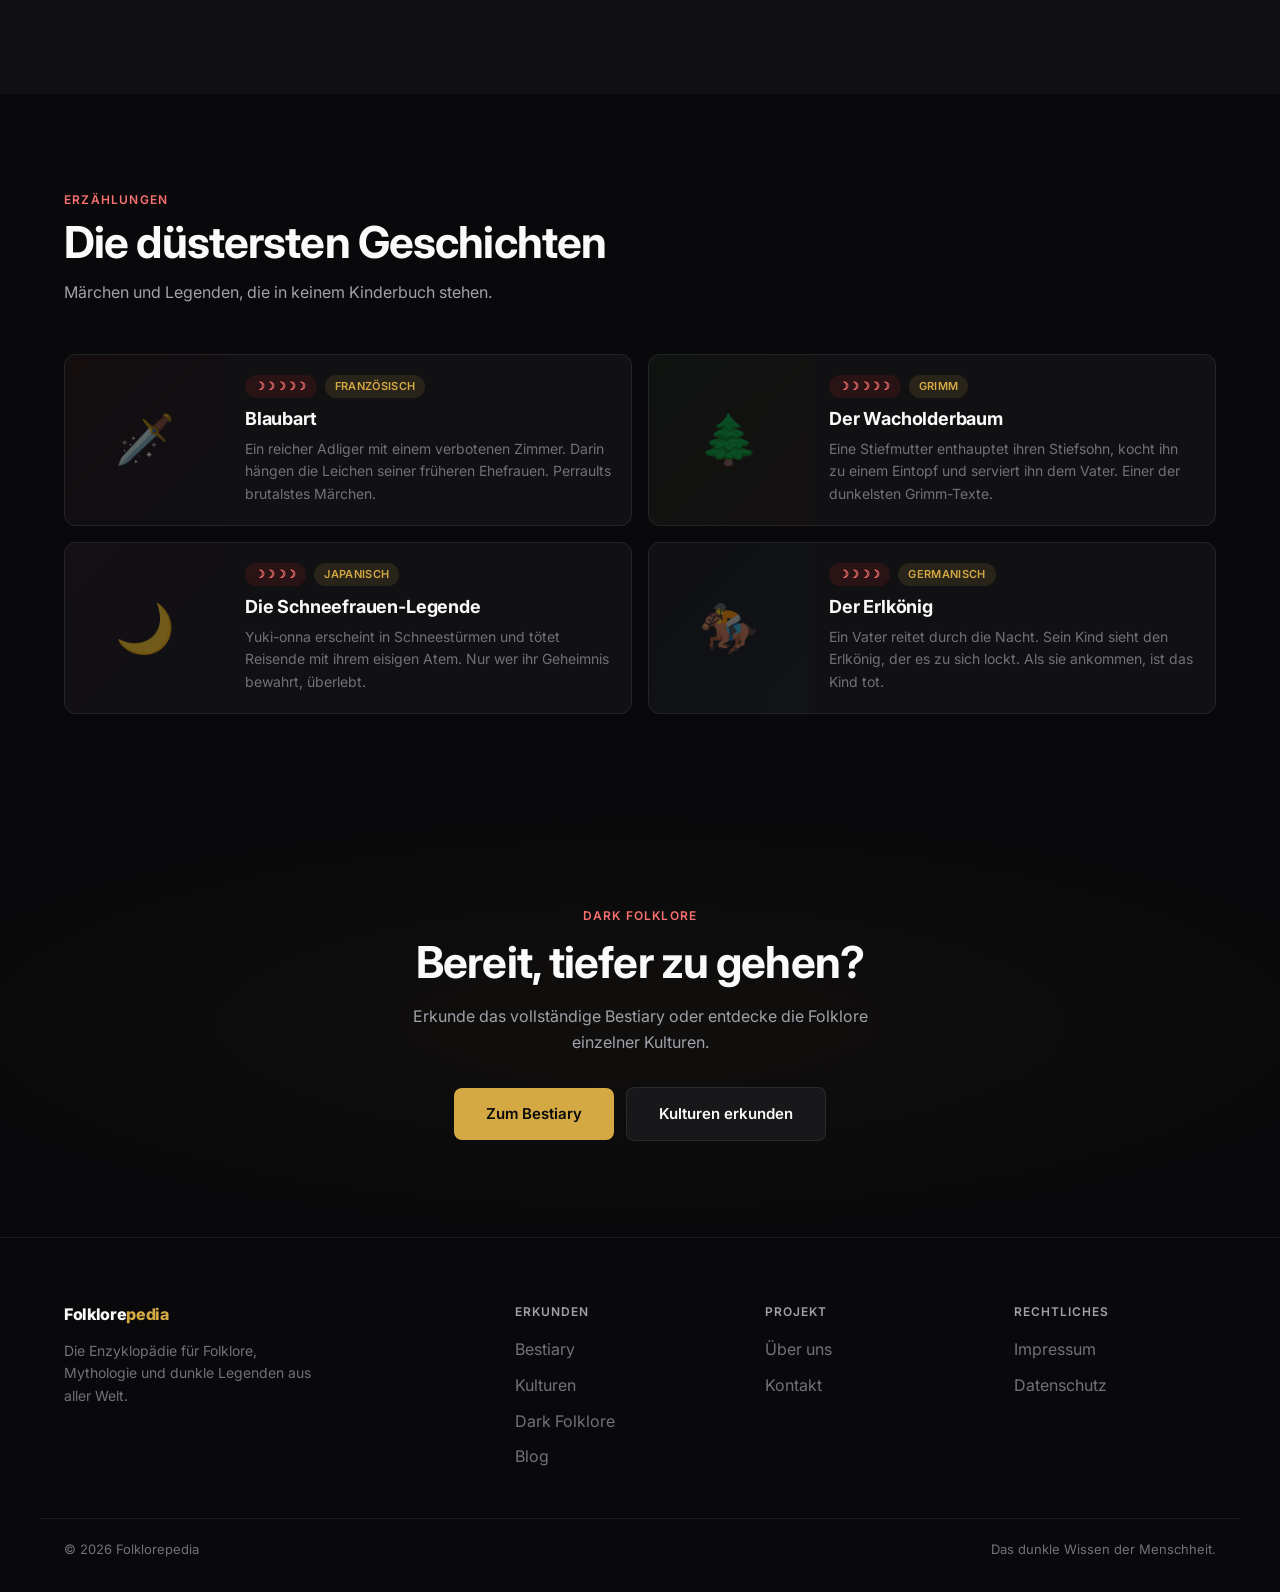
<file: dark-folklore.html>
<!DOCTYPE html>
<html lang="de">
<head>
  <meta charset="UTF-8">
  <meta name="viewport" content="width=device-width, initial-scale=1.0">
  <title>Dark Folklore — Die dunkelste Seite der Menschheit | Folklorepedia</title>
  <meta name="description" content="Die dunkelsten Überlieferungen aus aller Welt. Von Stufe 1 (unheimlich) bis Stufe 5 (bodenlos) — kulturhistorisch dokumentiert.">
  <meta name="robots" content="index, follow">
  <link rel="canonical" href="https://folklorepedia.de/dark-folklore.html">
  <meta property="og:title" content="Dark Folklore — Die dunkelste Seite der Menschheit | Folklorepedia">
  <meta property="og:description" content="Die dunkelsten Überlieferungen aus aller Welt. Von Stufe 1 (unheimlich) bis Stufe 5 (bodenlos) — kulturhistorisch dokumentiert.">
  <meta property="og:type" content="website">
  <meta property="og:url" content="https://folklorepedia.de/dark-folklore.html">
  <link rel="preconnect" href="https://fonts.googleapis.com">
  <link rel="preconnect" href="https://fonts.gstatic.com" crossorigin>
  <link href="https://fonts.googleapis.com/css2?family=Inter:wght@400;500;600;700&family=Outfit:wght@600;700;800&display=swap" rel="stylesheet">
  <link rel="stylesheet" href="./style.css">
</head>
<body class="fp-body">

<nav class="fp-nav">
  <div class="fp-nav__inner">
    <a href="/" class="fp-nav__logo">Folklore<span>pedia</span></a>
    <button class="fp-nav__toggle" aria-label="Menü" aria-expanded="false">
      <span></span><span></span><span></span>
    </button>
    <ul class="fp-nav__menu">
      <li><a href="/bestiary.html" class="fp-nav__link">Bestiary</a></li>
      <li><a href="/kulturen.html" class="fp-nav__link">Kulturen</a></li>
      <li><a href="/dark-folklore.html" class="fp-nav__link">Dark Folklore</a></li>
      <li><a href="/blog.html" class="fp-nav__link">Blog</a></li>
      <li><a href="/ueber-uns.html" class="fp-nav__link">Über uns</a></li>
    </ul>
  </div>
</nav>

<!-- DARK HERO — Extra atmospheric -->
<header class="fp-hero" style="min-height:auto; padding-bottom:64px;">
  <img src="./assets/images/heroes/dark-folklore-hero.webp" alt="" style="position:absolute; inset:0; width:100%; height:100%; object-fit:cover; opacity:0.15; z-index:0;">
  <div style="position:absolute; inset:0; pointer-events:none; background: radial-gradient(ellipse 70% 60% at 50% 20%, rgba(220,38,38,0.05) 0%, transparent 60%), radial-gradient(ellipse 50% 40% at 30% 80%, rgba(139,92,246,0.03) 0%, transparent 100%);"></div>
  <div class="fp-hero__content">
    <p class="fp-overline" style="color:#f87171;">&#x263D;&#x263D;&#x263D;&#x263D;&#x263D; Dark Folklore</p>
    <h1 class="fp-hero__title" style="font-size:clamp(36px, 5vw, 56px);">Die dunkelste Seite<br>der Menschheit.</h1>
    <p class="fp-hero__subtitle">Kannibalismus, Kinderraub, Flüche, die über Generationen wirken. Die Geschichten, die man Kindern erzählte, damit sie nachts im Bett blieben — und die Geschichten, die man ihnen verschwieg.</p>

    <!-- Warning -->
    <div style="background: rgba(220,38,38,0.08); border: 1px solid rgba(220,38,38,0.2); border-radius: var(--fp-radius, 12px); padding: 16px 24px; max-width: 520px; margin: 32px auto 0; text-align: left;">
      <p style="font-size:13px; font-weight:600; color:#f87171; margin-bottom:6px;">&#x26A0; Inhaltswarnung</p>
      <p style="font-size:13px; color:var(--fp-text-secondary); line-height:1.6; margin:0;">Einige Einträge in dieser Sektion behandeln verstörende Themen wie Gewalt, Tod, Kannibalismus und psychologischen Horror. Sie sind als kulturhistorische Dokumentation gedacht.</p>
    </div>
  </div>
</header>

<!-- FEATURED DARK ENTRY -->
<section class="fp-section fp-section--alt" style="padding-top:64px;">
  <div class="fp-container">
    <div class="fp-section-header">
      <p class="fp-overline" style="color:#f87171;">Featured</p>
      <h2 class="fp-section-header__title fp-h2">Eintrag des Monats</h2>
    </div>

    <div class="fp-featured" style="border-color: rgba(220,38,38,0.15);">
      <div class="fp-featured__visual">
        <img src="./assets/images/bestiary/wendigo.webp" alt="Wendigo" style="width:100%; height:100%; object-fit:cover;">
      </div>
      <div class="fp-featured__body">
        <p class="fp-overline" style="color:#f87171;">Algonquin &bull; Dunkelheitsstufe 5/5</p>
        <h3 class="fp-featured__title">Wendigo</h3>
        <p class="fp-featured__text">In den endlosen Wäldern des nördlichen Nordamerika lauert ein Wesen, das einst menschlich war. Getrieben von einer Gier, die niemals gestillt werden kann, verwandelt der Wendigo jeden, der dem Kannibalismus verfällt, in ein Monster. Größer als ein Mensch, ausgezehrt bis auf die Knochen, mit Augen wie glühende Kohlen — und einem Hunger, der niemals endet.</p>
        <div class="fp-featured__tags">
          <span class="fp-tag fp-tag--red">Kannibalismus</span>
          <span class="fp-tag fp-tag--accent">Algonquin</span>
          <span class="fp-tag fp-tag--purple">Verwandlung</span>
          <span class="fp-darkness">&#x263D;&#x263D;&#x263D;&#x263D;&#x263D;</span>
        </div>
        <a href="/bestiary/wendigo.html" class="fp-btn fp-btn--primary">Eintrag lesen &rarr;</a>
      </div>
    </div>
  </div>
</section>

<!-- DARKNESS SCALE EXPLANATION -->
<section class="fp-section">
  <div class="fp-container" style="max-width:720px;">
    <div class="fp-section-header fp-section-header--center">
      <p class="fp-overline">System</p>
      <h2 class="fp-h3" style="margin-top:8px;">Die Dunkelheitsskala</h2>
      <p class="fp-section-header__subtitle">Jeder Dark-Folklore-Eintrag wird auf einer Skala von 1 bis 5 bewertet.</p>
    </div>

    <div style="display:flex; flex-direction:column; gap:12px; margin-top:32px;">
      <div style="display:flex; align-items:center; gap:20px; padding:16px 20px; background:var(--fp-bg-elevated); border:1px solid var(--fp-border); border-radius:var(--fp-radius-sm);">
        <span class="fp-darkness" style="font-size:16px; min-width:80px;">&#x263D;</span>
        <div>
          <p style="font-size:14px; font-weight:600; margin-bottom:2px;">Stufe 1 — Unheimlich</p>
          <p style="font-size:13px; color:var(--fp-text-muted); margin:0;">Leicht gruselig, atmosphärisch. Geister, Omen, unerklärliche Phänomene.</p>
        </div>
      </div>
      <div style="display:flex; align-items:center; gap:20px; padding:16px 20px; background:var(--fp-bg-elevated); border:1px solid var(--fp-border); border-radius:var(--fp-radius-sm);">
        <span class="fp-darkness" style="font-size:16px; min-width:80px;">&#x263D;&#x263D;</span>
        <div>
          <p style="font-size:14px; font-weight:600; margin-bottom:2px;">Stufe 2 — Düster</p>
          <p style="font-size:13px; color:var(--fp-text-muted); margin:0;">Dunklere Motive, Flüche, verlorene Seelen. Nichts Grafisches, aber beunruhigend.</p>
        </div>
      </div>
      <div style="display:flex; align-items:center; gap:20px; padding:16px 20px; background:var(--fp-bg-elevated); border:1px solid var(--fp-border); border-radius:var(--fp-radius-sm);">
        <span class="fp-darkness" style="font-size:16px; min-width:80px;">&#x263D;&#x263D;&#x263D;</span>
        <div>
          <p style="font-size:14px; font-weight:600; margin-bottom:2px;">Stufe 3 — Finster</p>
          <p style="font-size:13px; color:var(--fp-text-muted); margin:0;">Explizitere Beschreibungen von Gewalt, Tod, Rache. Klassischer Horror.</p>
        </div>
      </div>
      <div style="display:flex; align-items:center; gap:20px; padding:16px 20px; background:var(--fp-bg-elevated); border:1px solid var(--fp-border); border-radius:var(--fp-radius-sm);">
        <span class="fp-darkness" style="font-size:16px; min-width:80px;">&#x263D;&#x263D;&#x263D;&#x263D;</span>
        <div>
          <p style="font-size:14px; font-weight:600; margin-bottom:2px;">Stufe 4 — Abgründig</p>
          <p style="font-size:13px; color:var(--fp-text-muted); margin:0;">Verstörende Themen: Kindsmord, Folter, Wahnsinn. Nichts für schwache Nerven.</p>
        </div>
      </div>
      <div style="display:flex; align-items:center; gap:20px; padding:16px 20px; background:var(--fp-bg-elevated); border:1px solid rgba(220,38,38,0.2); border-radius:var(--fp-radius-sm);">
        <span class="fp-darkness" style="font-size:16px; min-width:80px;">&#x263D;&#x263D;&#x263D;&#x263D;&#x263D;</span>
        <div>
          <p style="font-size:14px; font-weight:600; color:#f87171; margin-bottom:2px;">Stufe 5 — Bodenlos</p>
          <p style="font-size:13px; color:var(--fp-text-muted); margin:0;">Die dunkelsten Überlieferungen der Menschheit. Kannibalismus, Massenmord, kosmischer Horror. Inhaltswarnung empfohlen.</p>
        </div>
      </div>
    </div>
  </div>
</section>

<!-- DARK ENTRIES GRID -->
<section class="fp-section fp-section--alt">
  <div class="fp-container">
    <div class="fp-section-header">
      <p class="fp-overline" style="color:#f87171;">Kuratierte Sammlung</p>
      <h2 class="fp-section-header__title fp-h2">Die dunkelsten Einträge</h2>
      <p class="fp-section-header__subtitle">Handverlesene Einträge aus unserem Bestiary — sortiert nach Dunkelheitsstufe.</p>
    </div>

    <!-- Filter by darkness -->
    <div class="fp-filters" id="darkFilters">
      <button class="fp-filter-btn fp-filter-btn--active" onclick="filterDark('all', this)">Alle Stufen</button>
      <button class="fp-filter-btn" onclick="filterDark('3', this)">&#x263D;&#x263D;&#x263D; Finster</button>
      <button class="fp-filter-btn" onclick="filterDark('4', this)">&#x263D;&#x263D;&#x263D;&#x263D; Abgründig</button>
      <button class="fp-filter-btn" onclick="filterDark('5', this)" style="border-color:rgba(220,38,38,0.3); color:#f87171 !important;">&#x263D;&#x263D;&#x263D;&#x263D;&#x263D; Bodenlos</button>
    </div>

    <div class="fp-grid fp-grid--3" id="darkGrid">

      <!-- Wendigo — 5/5 -->
      <a href="/bestiary/wendigo.html" class="fp-card fp-card--creature" data-darkness="5">
        <img class="fp-card__image-placeholder" src="./assets/images/bestiary/wendigo.webp" alt="Wendigo" style="aspect-ratio:4/5; object-fit:cover; width:100%;" loading="lazy">
        <div class="fp-card__body">
          <div class="fp-card__meta">
            <span class="fp-tag fp-tag--red">&#x263D;&#x263D;&#x263D;&#x263D;&#x263D;</span>
            <span class="fp-tag fp-tag--accent">Algonquin</span>
          </div>
          <h3 class="fp-card__title">Wendigo</h3>
          <p class="fp-card__excerpt">Der ewige Hunger. Kannibalismus als Fluch — wer Menschenfleisch isst, wird selbst zum Monster.</p>
        </div>
        <div class="fp-card__footer">
          <span class="fp-card__link">Eintrag lesen <span>&rarr;</span></span>
        </div>
      </a>

      <!-- Strigoi — 5/5 -->
      <a href="/bestiary/strigoi.html" class="fp-card fp-card--creature" data-darkness="5">
        <img class="fp-card__image-placeholder" src="./assets/images/bestiary/strigoi.webp" alt="Strigoi" style="aspect-ratio:4/5; object-fit:cover; width:100%;" loading="lazy">
        <div class="fp-card__body">
          <div class="fp-card__meta">
            <span class="fp-tag fp-tag--red">&#x263D;&#x263D;&#x263D;&#x263D;&#x263D;</span>
            <span class="fp-tag fp-tag--accent">Rumänisch</span>
          </div>
          <h3 class="fp-card__title">Strigoi</h3>
          <p class="fp-card__excerpt">Die untoten Blutsauger der rumänischen Folklore. Vorläufer des Vampirmythos — brutaler als jede Verfilmung.</p>
        </div>
        <div class="fp-card__footer">
          <span class="fp-card__link">Eintrag lesen <span>&rarr;</span></span>
        </div>
      </a>

      <!-- Nachzehrer — 5/5 -->
      <a href="/bestiary/nachzehrer.html" class="fp-card fp-card--creature" data-darkness="5">
        <div class="fp-card__image-placeholder" style="aspect-ratio:4/5; background: linear-gradient(135deg, #0f0f0f 0%, #1a0f0f 100%);">&#x1F9DF;</div>
        <div class="fp-card__body">
          <div class="fp-card__meta">
            <span class="fp-tag fp-tag--red">&#x263D;&#x263D;&#x263D;&#x263D;&#x263D;</span>
            <span class="fp-tag fp-tag--accent">Germanisch</span>
          </div>
          <h3 class="fp-card__title">Nachzehrer</h3>
          <p class="fp-card__excerpt">Der norddeutsche Wiedergänger, der sein Leichentuch frisst und damit seine Verwandten ins Grab zieht.</p>
        </div>
        <div class="fp-card__footer">
          <span class="fp-card__link">Eintrag lesen <span>&rarr;</span></span>
        </div>
      </a>

      <!-- Baba Yaga — 4/5 -->
      <a href="/bestiary/baba-yaga.html" class="fp-card fp-card--creature" data-darkness="4">
        <img class="fp-card__image-placeholder" src="./assets/images/bestiary/baba-yaga.webp" alt="Baba Yaga" style="aspect-ratio:4/5; object-fit:cover; width:100%;" loading="lazy">
        <div class="fp-card__body">
          <div class="fp-card__meta">
            <span class="fp-tag fp-tag--red">&#x263D;&#x263D;&#x263D;&#x263D;</span>
            <span class="fp-tag fp-tag--accent">Slawisch</span>
          </div>
          <h3 class="fp-card__title">Baba Yaga</h3>
          <p class="fp-card__excerpt">Die Hexe mit dem Zaun aus Menschenknochen. Sie hilft — oder sie verschlingt. Du hast keine Wahl.</p>
        </div>
        <div class="fp-card__footer">
          <span class="fp-card__link">Eintrag lesen <span>&rarr;</span></span>
        </div>
      </a>

      <!-- La Llorona — 4/5 -->
      <a href="/bestiary/la-llorona.html" class="fp-card fp-card--creature" data-darkness="4">
        <img class="fp-card__image-placeholder" src="./assets/images/bestiary/la-llorona.webp" alt="La Llorona" style="aspect-ratio:4/5; object-fit:cover; width:100%;" loading="lazy">
        <div class="fp-card__body">
          <div class="fp-card__meta">
            <span class="fp-tag fp-tag--red">&#x263D;&#x263D;&#x263D;&#x263D;</span>
            <span class="fp-tag fp-tag--accent">Mexikanisch</span>
          </div>
          <h3 class="fp-card__title">La Llorona</h3>
          <p class="fp-card__excerpt">Die Mutter, die ihre Kinder ertränkte. Ihr Weinen hallt durch die Nacht — wer es hört, ist bereits verloren.</p>
        </div>
        <div class="fp-card__footer">
          <span class="fp-card__link">Eintrag lesen <span>&rarr;</span></span>
        </div>
      </a>

      <!-- Draugr — 4/5 -->
      <a href="/bestiary/draugr.html" class="fp-card fp-card--creature" data-darkness="4">
        <img class="fp-card__image-placeholder" src="./assets/images/bestiary/draugr.webp" alt="Draugr" style="aspect-ratio:4/5; object-fit:cover; width:100%;" loading="lazy">
        <div class="fp-card__body">
          <div class="fp-card__meta">
            <span class="fp-tag fp-tag--red">&#x263D;&#x263D;&#x263D;&#x263D;</span>
            <span class="fp-tag fp-tag--accent">Nordisch</span>
          </div>
          <h3 class="fp-card__title">Draugr</h3>
          <p class="fp-card__excerpt">Die untoten Wächter nordischer Gräber. Sie können ihre Größe verändern und verschlingen ihre Opfer im Ganzen.</p>
        </div>
        <div class="fp-card__footer">
          <span class="fp-card__link">Eintrag lesen <span>&rarr;</span></span>
        </div>
      </a>

      <!-- Black Annis — 4/5 -->
      <a href="/bestiary/black-annis.html" class="fp-card fp-card--creature" data-darkness="4">
        <div class="fp-card__image-placeholder" style="aspect-ratio:4/5; background: linear-gradient(135deg, #0f0f1a 0%, #0f1a0f 100%);">&#x1F9D9;&#x200D;&#x2640;&#xFE0F;</div>
        <div class="fp-card__body">
          <div class="fp-card__meta">
            <span class="fp-tag fp-tag--red">&#x263D;&#x263D;&#x263D;&#x263D;</span>
            <span class="fp-tag fp-tag--accent">Englisch</span>
          </div>
          <h3 class="fp-card__title">Black Annis</h3>
          <p class="fp-card__excerpt">Die blauhäutige Hexe von Leicester. Sie kratzte ihre Höhle mit bloßen Händen in den Fels — und hängte die Häute ihrer Opfer zum Trocknen auf.</p>
        </div>
        <div class="fp-card__footer">
          <span class="fp-card__link">Eintrag lesen <span>&rarr;</span></span>
        </div>
      </a>

      <!-- Onryo — 3/5 -->
      <a href="/bestiary/onryo.html" class="fp-card fp-card--creature" data-darkness="3">
        <div class="fp-card__image-placeholder" style="aspect-ratio:4/5; background: linear-gradient(135deg, #1a0f1a 0%, #0f0f1a 100%);">&#x1F47B;</div>
        <div class="fp-card__body">
          <div class="fp-card__meta">
            <span class="fp-tag fp-tag--red">&#x263D;&#x263D;&#x263D;</span>
            <span class="fp-tag fp-tag--accent">Japanisch</span>
          </div>
          <h3 class="fp-card__title">Onryō</h3>
          <p class="fp-card__excerpt">Rachegeister der japanischen Folklore. Frauen, die im Leben ungerecht behandelt wurden und im Tod unaufhaltsame Zerstörerinnen werden.</p>
        </div>
        <div class="fp-card__footer">
          <span class="fp-card__link">Eintrag lesen <span>&rarr;</span></span>
        </div>
      </a>

      <!-- Banshee — 3/5 -->
      <a href="/bestiary/banshee.html" class="fp-card fp-card--creature" data-darkness="3">
        <img class="fp-card__image-placeholder" src="./assets/images/bestiary/banshee.webp" alt="Banshee" style="aspect-ratio:4/5; object-fit:cover; width:100%;" loading="lazy">
        <div class="fp-card__body">
          <div class="fp-card__meta">
            <span class="fp-tag fp-tag--red">&#x263D;&#x263D;&#x263D;</span>
            <span class="fp-tag fp-tag--accent">Keltisch</span>
          </div>
          <h3 class="fp-card__title">Banshee</h3>
          <p class="fp-card__excerpt">Die Todesbotin. Ihr Schrei bedeutet, dass jemand in deiner Familie sterben wird — und dagegen gibt es kein Mittel.</p>
        </div>
        <div class="fp-card__footer">
          <span class="fp-card__link">Eintrag lesen <span>&rarr;</span></span>
        </div>
      </a>

    </div>

    <div style="text-align:center; margin-top:48px;">
      <a href="/bestiary.html" class="fp-btn fp-btn--secondary fp-btn--lg">Alle Wesen im Bestiary</a>
    </div>
  </div>
</section>

<!-- DARK TALES -->
<section class="fp-section">
  <div class="fp-container">
    <div class="fp-section-header">
      <p class="fp-overline" style="color:#f87171;">Erzählungen</p>
      <h2 class="fp-section-header__title fp-h2">Die düstersten Geschichten</h2>
      <p class="fp-section-header__subtitle">Märchen und Legenden, die in keinem Kinderbuch stehen.</p>
    </div>

    <div class="fp-grid fp-grid--2" style="gap:16px;">

      <a href="/erzaehlungen/blaubart.html" class="fp-card" style="flex-direction:row; align-items:stretch;">
        <div class="fp-card__image-placeholder" style="width:160px; min-height:160px; aspect-ratio:auto; flex-shrink:0; background: linear-gradient(135deg, #1a0a0a 0%, #0f0f1a 100%); font-size:48px;">&#x1F5E1;&#xFE0F;</div>
        <div class="fp-card__body">
          <div class="fp-card__meta">
            <span class="fp-tag fp-tag--red">&#x263D;&#x263D;&#x263D;&#x263D;&#x263D;</span>
            <span class="fp-tag fp-tag--accent">Französisch</span>
          </div>
          <h3 class="fp-card__title">Blaubart</h3>
          <p class="fp-card__excerpt">Ein reicher Adliger mit einem verbotenen Zimmer. Darin hängen die Leichen seiner früheren Ehefrauen. Perraults brutalstes Märchen.</p>
        </div>
      </a>

      <a href="/erzaehlungen/der-wacholderbaum.html" class="fp-card" style="flex-direction:row; align-items:stretch;">
        <div class="fp-card__image-placeholder" style="width:160px; min-height:160px; aspect-ratio:auto; flex-shrink:0; background: linear-gradient(135deg, #0f1a0f 0%, #1a0f0f 100%); font-size:48px;">&#x1F332;</div>
        <div class="fp-card__body">
          <div class="fp-card__meta">
            <span class="fp-tag fp-tag--red">&#x263D;&#x263D;&#x263D;&#x263D;&#x263D;</span>
            <span class="fp-tag fp-tag--accent">Grimm</span>
          </div>
          <h3 class="fp-card__title">Der Wacholderbaum</h3>
          <p class="fp-card__excerpt">Eine Stiefmutter enthauptet ihren Stiefsohn, kocht ihn zu einem Eintopf und serviert ihn dem Vater. Einer der dunkelsten Grimm-Texte.</p>
        </div>
      </a>

      <a href="/erzaehlungen/the-juniper-tree.html" class="fp-card" style="flex-direction:row; align-items:stretch;">
        <div class="fp-card__image-placeholder" style="width:160px; min-height:160px; aspect-ratio:auto; flex-shrink:0; background: linear-gradient(135deg, #1a0f1a 0%, #0f0f1a 100%); font-size:48px;">&#x1F319;</div>
        <div class="fp-card__body">
          <div class="fp-card__meta">
            <span class="fp-tag fp-tag--red">&#x263D;&#x263D;&#x263D;&#x263D;</span>
            <span class="fp-tag fp-tag--accent">Japanisch</span>
          </div>
          <h3 class="fp-card__title">Die Schneefrauen-Legende</h3>
          <p class="fp-card__excerpt">Yuki-onna erscheint in Schneestürmen und tötet Reisende mit ihrem eisigen Atem. Nur wer ihr Geheimnis bewahrt, überlebt.</p>
        </div>
      </a>

      <a href="/erzaehlungen/erlkoenig.html" class="fp-card" style="flex-direction:row; align-items:stretch;">
        <div class="fp-card__image-placeholder" style="width:160px; min-height:160px; aspect-ratio:auto; flex-shrink:0; background: linear-gradient(135deg, #0f0f1a 0%, #0f1a1a 100%); font-size:48px;">&#x1F3C7;</div>
        <div class="fp-card__body">
          <div class="fp-card__meta">
            <span class="fp-tag fp-tag--red">&#x263D;&#x263D;&#x263D;&#x263D;</span>
            <span class="fp-tag fp-tag--accent">Germanisch</span>
          </div>
          <h3 class="fp-card__title">Der Erlkönig</h3>
          <p class="fp-card__excerpt">Ein Vater reitet durch die Nacht. Sein Kind sieht den Erlkönig, der es zu sich lockt. Als sie ankommen, ist das Kind tot.</p>
        </div>
      </a>

    </div>
  </div>
</section>

<!-- CTA -->
<section class="fp-cta">
  <div class="fp-cta__inner">
    <p class="fp-overline" style="color:#f87171; margin-bottom:12px;">Dark Folklore</p>
    <h2 class="fp-cta__title fp-h2">Bereit, tiefer zu gehen?</h2>
    <p class="fp-cta__text">Erkunde das vollständige Bestiary oder entdecke die Folklore einzelner Kulturen.</p>
    <div class="fp-cta__actions">
      <a href="/bestiary.html" class="fp-btn fp-btn--primary fp-btn--lg">Zum Bestiary</a>
      <a href="/kulturen.html" class="fp-btn fp-btn--secondary fp-btn--lg">Kulturen erkunden</a>
    </div>
  </div>
</section>

<footer class="fp-footer">
  <div class="fp-footer__grid">
    <div>
      <p class="fp-footer__brand">Folklore<span>pedia</span></p>
      <p class="fp-footer__desc">Die Enzyklopädie für Folklore, Mythologie und dunkle Legenden aus aller Welt.</p>
    </div>
    <div>
      <p class="fp-footer__heading">Erkunden</p>
      <ul class="fp-footer__links">
        <li><a href="/bestiary.html">Bestiary</a></li>
        <li><a href="/kulturen.html">Kulturen</a></li>
        <li><a href="/dark-folklore.html">Dark Folklore</a></li>
        <li><a href="/blog.html">Blog</a></li>
      </ul>
    </div>
    <div>
      <p class="fp-footer__heading">Projekt</p>
      <ul class="fp-footer__links">
        <li><a href="/ueber-uns.html">Über uns</a></li>
        <li><a href="/kontakt.html">Kontakt</a></li>
      </ul>
    </div>
    <div>
      <p class="fp-footer__heading">Rechtliches</p>
      <ul class="fp-footer__links">
        <li><a href="/impressum.html">Impressum</a></li>
        <li><a href="/datenschutz.html">Datenschutz</a></li>
      </ul>
    </div>
  </div>
  <div class="fp-footer__bottom">
    <p>&copy; 2026 Folklorepedia</p>
    <p>Das dunkle Wissen der Menschheit.</p>
  </div>
</footer>

<!-- Filter JS -->
<script>
function filterDark(level, btn) {
  var cards = document.querySelectorAll('#darkGrid .fp-card');
  var btns = document.querySelectorAll('#darkFilters .fp-filter-btn');
  btns.forEach(function(b) { b.classList.remove('fp-filter-btn--active'); });
  btn.classList.add('fp-filter-btn--active');
  cards.forEach(function(card) {
    if (level === 'all' || card.getAttribute('data-darkness') === level) {
      card.style.display = '';
    } else {
      card.style.display = 'none';
    }
  });
}
</script>
<script src="./nav.js"></script>
</body>
</html>
</file>
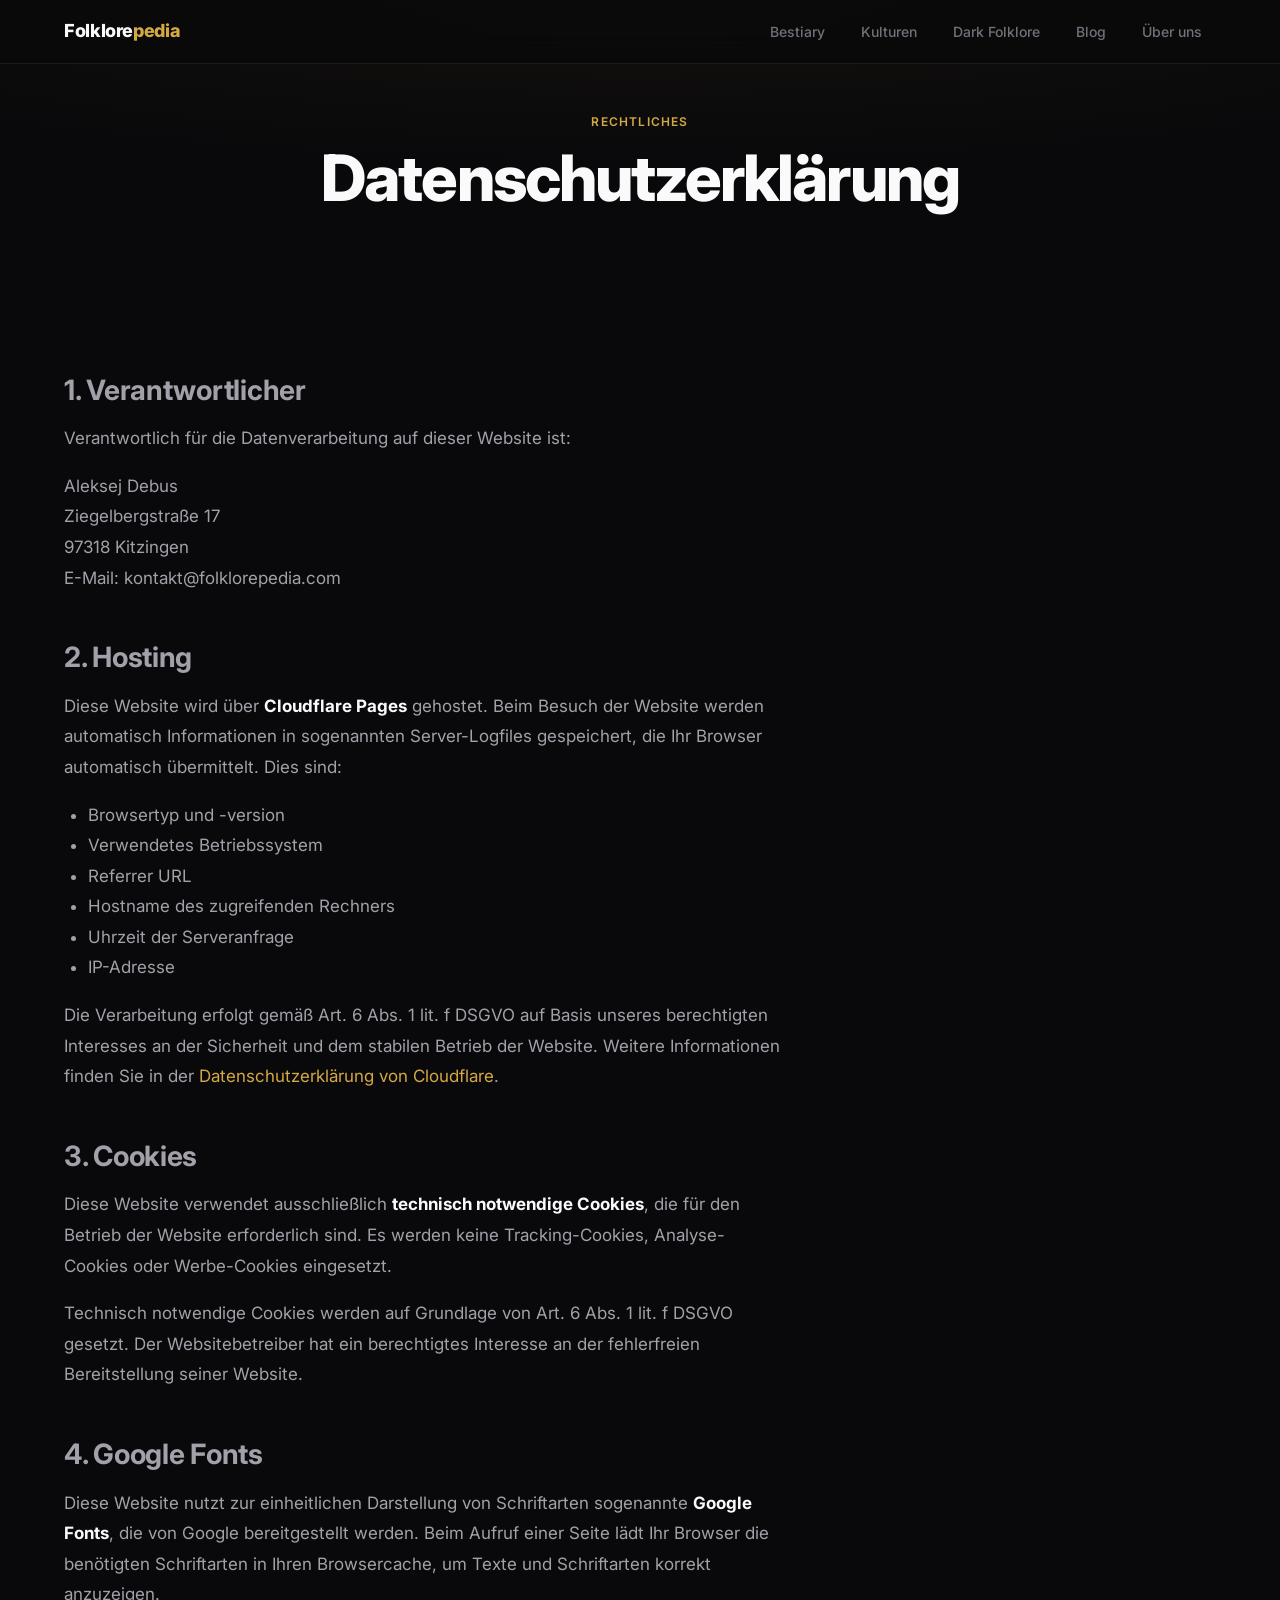
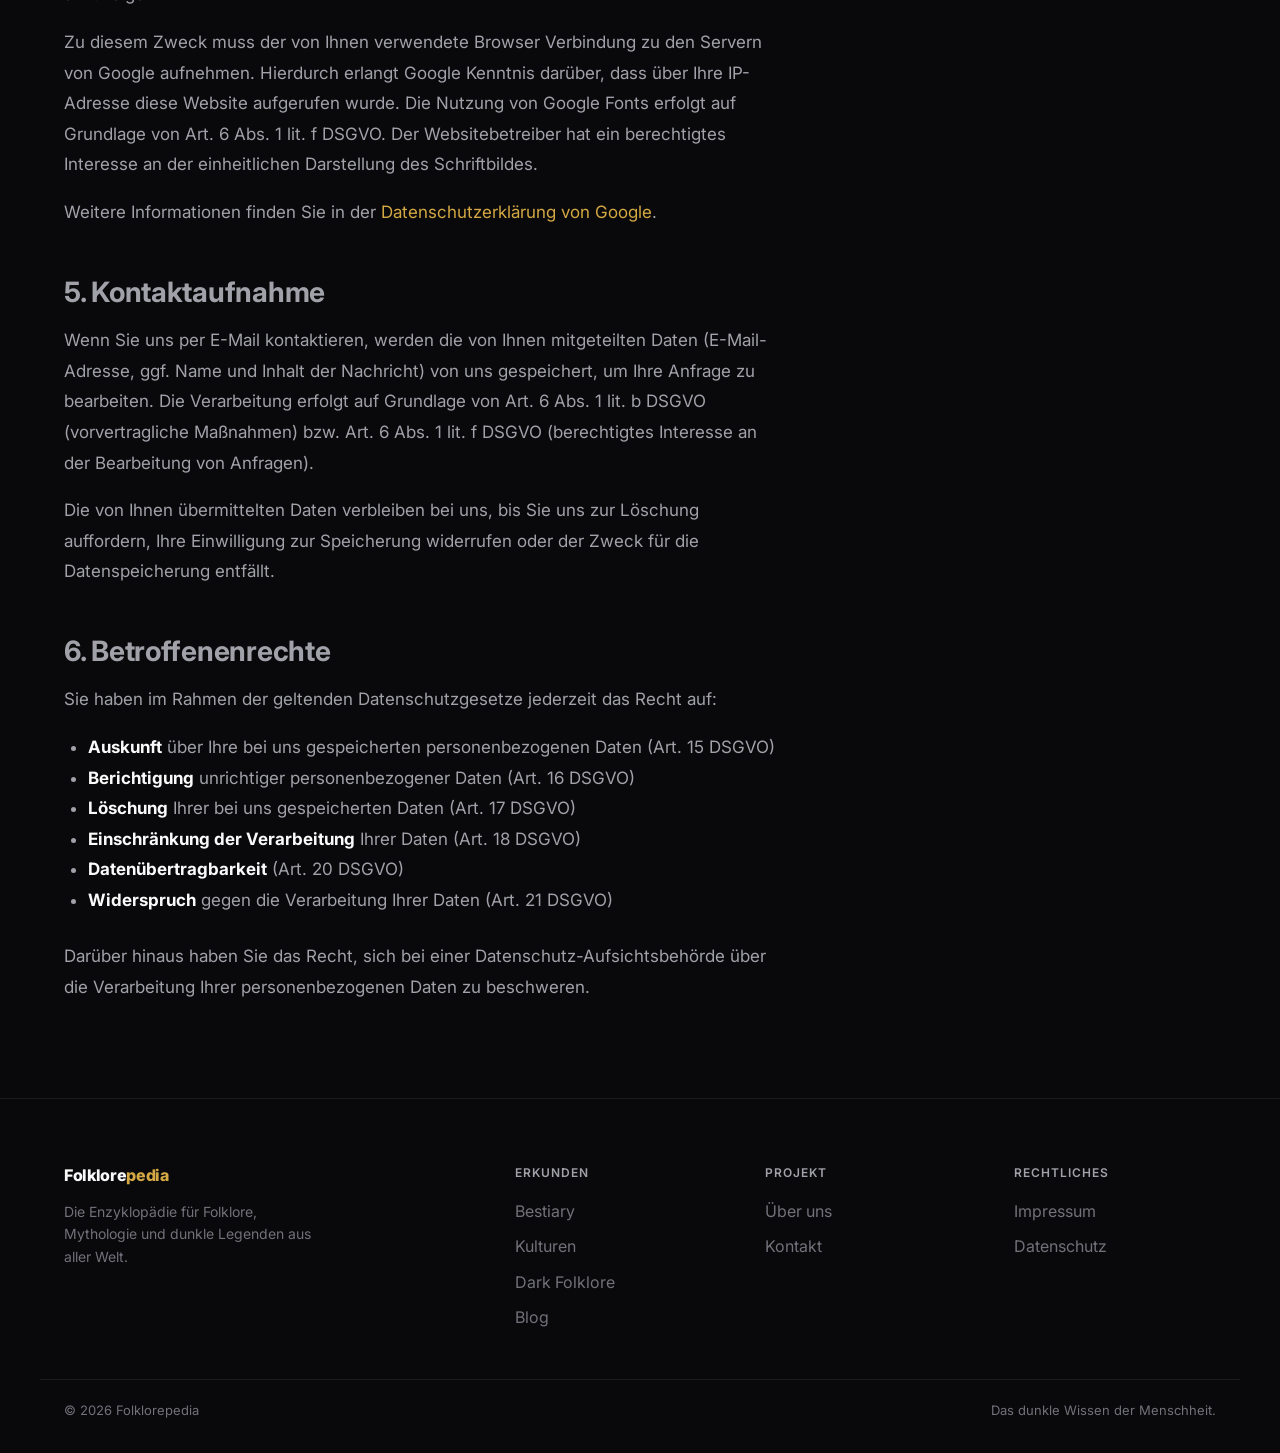
<file: datenschutz.html>
<!DOCTYPE html>
<html lang="de">
<head>
  <meta charset="UTF-8">
  <meta name="viewport" content="width=device-width, initial-scale=1.0">
  <title>Datenschutzerklärung | Folklorepedia</title>
  <meta name="description" content="Datenschutzerklärung von Folklorepedia — Informationen zur Verarbeitung personenbezogener Daten.">
  <meta name="robots" content="noindex, follow">
  <link rel="preconnect" href="https://fonts.googleapis.com">
  <link href="https://fonts.googleapis.com/css2?family=Inter:wght@400;500;600;700;800&display=swap" rel="stylesheet">
  <link rel="stylesheet" href="./style.css">
</head>
<body class="fp-body">

<!-- NAV -->
<nav class="fp-nav">
  <div class="fp-nav__inner">
    <a href="/" class="fp-nav__logo">Folklore<span>pedia</span></a>
    <button class="fp-nav__toggle" aria-label="Menü" aria-expanded="false">
      <span></span><span></span><span></span>
    </button>
    <ul class="fp-nav__menu">
      <li><a href="/bestiary.html" class="fp-nav__link">Bestiary</a></li>
      <li><a href="/kulturen.html" class="fp-nav__link">Kulturen</a></li>
      <li><a href="/dark-folklore.html" class="fp-nav__link">Dark Folklore</a></li>
      <li><a href="/blog.html" class="fp-nav__link">Blog</a></li>
      <li><a href="/ueber-uns.html" class="fp-nav__link">Über uns</a></li>
    </ul>
  </div>
</nav>

<!-- PAGE HERO -->
<header class="fp-page-hero">
  <div class="fp-page-hero__inner">
    <p class="fp-overline">Rechtliches</p>
    <h1 class="fp-page-hero__title fp-h1">Datenschutzerklärung</h1>
  </div>
</header>

<!-- DATENSCHUTZ INHALT -->
<section class="fp-section">
  <div class="fp-container">
    <div class="fp-body-text" style="max-width: 720px;">

      <h2 class="fp-h3" style="margin-bottom: 16px;">1. Verantwortlicher</h2>
      <p>Verantwortlich für die Datenverarbeitung auf dieser Website ist:</p>
      <p style="margin-top: 1em;">Aleksej Debus<br>
      Ziegelbergstraße 17<br>
      97318 Kitzingen<br>
      E-Mail: kontakt@folklorepedia.com</p>

      <h2 class="fp-h3" style="margin-top: 48px; margin-bottom: 16px;">2. Hosting</h2>
      <p>Diese Website wird über <strong style="color: var(--fp-text);">Cloudflare Pages</strong> gehostet. Beim Besuch der Website werden automatisch Informationen in sogenannten Server-Logfiles gespeichert, die Ihr Browser automatisch übermittelt. Dies sind:</p>
      <ul style="margin-top: 1em; margin-left: 24px; list-style: disc;">
        <li>Browsertyp und -version</li>
        <li>Verwendetes Betriebssystem</li>
        <li>Referrer URL</li>
        <li>Hostname des zugreifenden Rechners</li>
        <li>Uhrzeit der Serveranfrage</li>
        <li>IP-Adresse</li>
      </ul>
      <p style="margin-top: 1em;">Die Verarbeitung erfolgt gemäß Art. 6 Abs. 1 lit. f DSGVO auf Basis unseres berechtigten Interesses an der Sicherheit und dem stabilen Betrieb der Website. Weitere Informationen finden Sie in der <a href="https://www.cloudflare.com/privacypolicy/" target="_blank" rel="noopener">Datenschutzerklärung von Cloudflare</a>.</p>

      <h2 class="fp-h3" style="margin-top: 48px; margin-bottom: 16px;">3. Cookies</h2>
      <p>Diese Website verwendet ausschließlich <strong style="color: var(--fp-text);">technisch notwendige Cookies</strong>, die für den Betrieb der Website erforderlich sind. Es werden keine Tracking-Cookies, Analyse-Cookies oder Werbe-Cookies eingesetzt.</p>
      <p style="margin-top: 1em;">Technisch notwendige Cookies werden auf Grundlage von Art. 6 Abs. 1 lit. f DSGVO gesetzt. Der Websitebetreiber hat ein berechtigtes Interesse an der fehlerfreien Bereitstellung seiner Website.</p>

      <h2 class="fp-h3" style="margin-top: 48px; margin-bottom: 16px;">4. Google Fonts</h2>
      <p>Diese Website nutzt zur einheitlichen Darstellung von Schriftarten sogenannte <strong style="color: var(--fp-text);">Google Fonts</strong>, die von Google bereitgestellt werden. Beim Aufruf einer Seite lädt Ihr Browser die benötigten Schriftarten in Ihren Browsercache, um Texte und Schriftarten korrekt anzuzeigen.</p>
      <p style="margin-top: 1em;">Zu diesem Zweck muss der von Ihnen verwendete Browser Verbindung zu den Servern von Google aufnehmen. Hierdurch erlangt Google Kenntnis darüber, dass über Ihre IP-Adresse diese Website aufgerufen wurde. Die Nutzung von Google Fonts erfolgt auf Grundlage von Art. 6 Abs. 1 lit. f DSGVO. Der Websitebetreiber hat ein berechtigtes Interesse an der einheitlichen Darstellung des Schriftbildes.</p>
      <p style="margin-top: 1em;">Weitere Informationen finden Sie in der <a href="https://policies.google.com/privacy" target="_blank" rel="noopener">Datenschutzerklärung von Google</a>.</p>

      <h2 class="fp-h3" style="margin-top: 48px; margin-bottom: 16px;">5. Kontaktaufnahme</h2>
      <p>Wenn Sie uns per E-Mail kontaktieren, werden die von Ihnen mitgeteilten Daten (E-Mail-Adresse, ggf. Name und Inhalt der Nachricht) von uns gespeichert, um Ihre Anfrage zu bearbeiten. Die Verarbeitung erfolgt auf Grundlage von Art. 6 Abs. 1 lit. b DSGVO (vorvertragliche Maßnahmen) bzw. Art. 6 Abs. 1 lit. f DSGVO (berechtigtes Interesse an der Bearbeitung von Anfragen).</p>
      <p style="margin-top: 1em;">Die von Ihnen übermittelten Daten verbleiben bei uns, bis Sie uns zur Löschung auffordern, Ihre Einwilligung zur Speicherung widerrufen oder der Zweck für die Datenspeicherung entfällt.</p>

      <h2 class="fp-h3" style="margin-top: 48px; margin-bottom: 16px;">6. Betroffenenrechte</h2>
      <p>Sie haben im Rahmen der geltenden Datenschutzgesetze jederzeit das Recht auf:</p>
      <ul style="margin-top: 1em; margin-left: 24px; list-style: disc;">
        <li><strong style="color: var(--fp-text);">Auskunft</strong> über Ihre bei uns gespeicherten personenbezogenen Daten (Art. 15 DSGVO)</li>
        <li><strong style="color: var(--fp-text);">Berichtigung</strong> unrichtiger personenbezogener Daten (Art. 16 DSGVO)</li>
        <li><strong style="color: var(--fp-text);">Löschung</strong> Ihrer bei uns gespeicherten Daten (Art. 17 DSGVO)</li>
        <li><strong style="color: var(--fp-text);">Einschränkung der Verarbeitung</strong> Ihrer Daten (Art. 18 DSGVO)</li>
        <li><strong style="color: var(--fp-text);">Datenübertragbarkeit</strong> (Art. 20 DSGVO)</li>
        <li><strong style="color: var(--fp-text);">Widerspruch</strong> gegen die Verarbeitung Ihrer Daten (Art. 21 DSGVO)</li>
      </ul>
      <p style="margin-top: 1.5em;">Darüber hinaus haben Sie das Recht, sich bei einer Datenschutz-Aufsichtsbehörde über die Verarbeitung Ihrer personenbezogenen Daten zu beschweren.</p>

    </div>
  </div>
</section>

<!-- FOOTER -->
<footer class="fp-footer">
  <div class="fp-footer__grid">
    <div>
      <p class="fp-footer__brand">Folklore<span>pedia</span></p>
      <p class="fp-footer__desc">Die Enzyklopädie für Folklore, Mythologie und dunkle Legenden aus aller Welt.</p>
    </div>
    <div>
      <p class="fp-footer__heading">Erkunden</p>
      <ul class="fp-footer__links">
        <li><a href="/bestiary.html">Bestiary</a></li>
        <li><a href="/kulturen.html">Kulturen</a></li>
        <li><a href="/dark-folklore.html">Dark Folklore</a></li>
        <li><a href="/blog.html">Blog</a></li>
      </ul>
    </div>
    <div>
      <p class="fp-footer__heading">Projekt</p>
      <ul class="fp-footer__links">
        <li><a href="/ueber-uns.html">Über uns</a></li>
        <li><a href="/kontakt.html">Kontakt</a></li>
      </ul>
    </div>
    <div>
      <p class="fp-footer__heading">Rechtliches</p>
      <ul class="fp-footer__links">
        <li><a href="/impressum.html">Impressum</a></li>
        <li><a href="/datenschutz.html">Datenschutz</a></li>
      </ul>
    </div>
  </div>
  <div class="fp-footer__bottom">
    <p>&copy; 2026 Folklorepedia</p>
    <p>Das dunkle Wissen der Menschheit.</p>
  </div>
</footer>

<script src="./nav.js"></script>
</body>
</html>
</file>
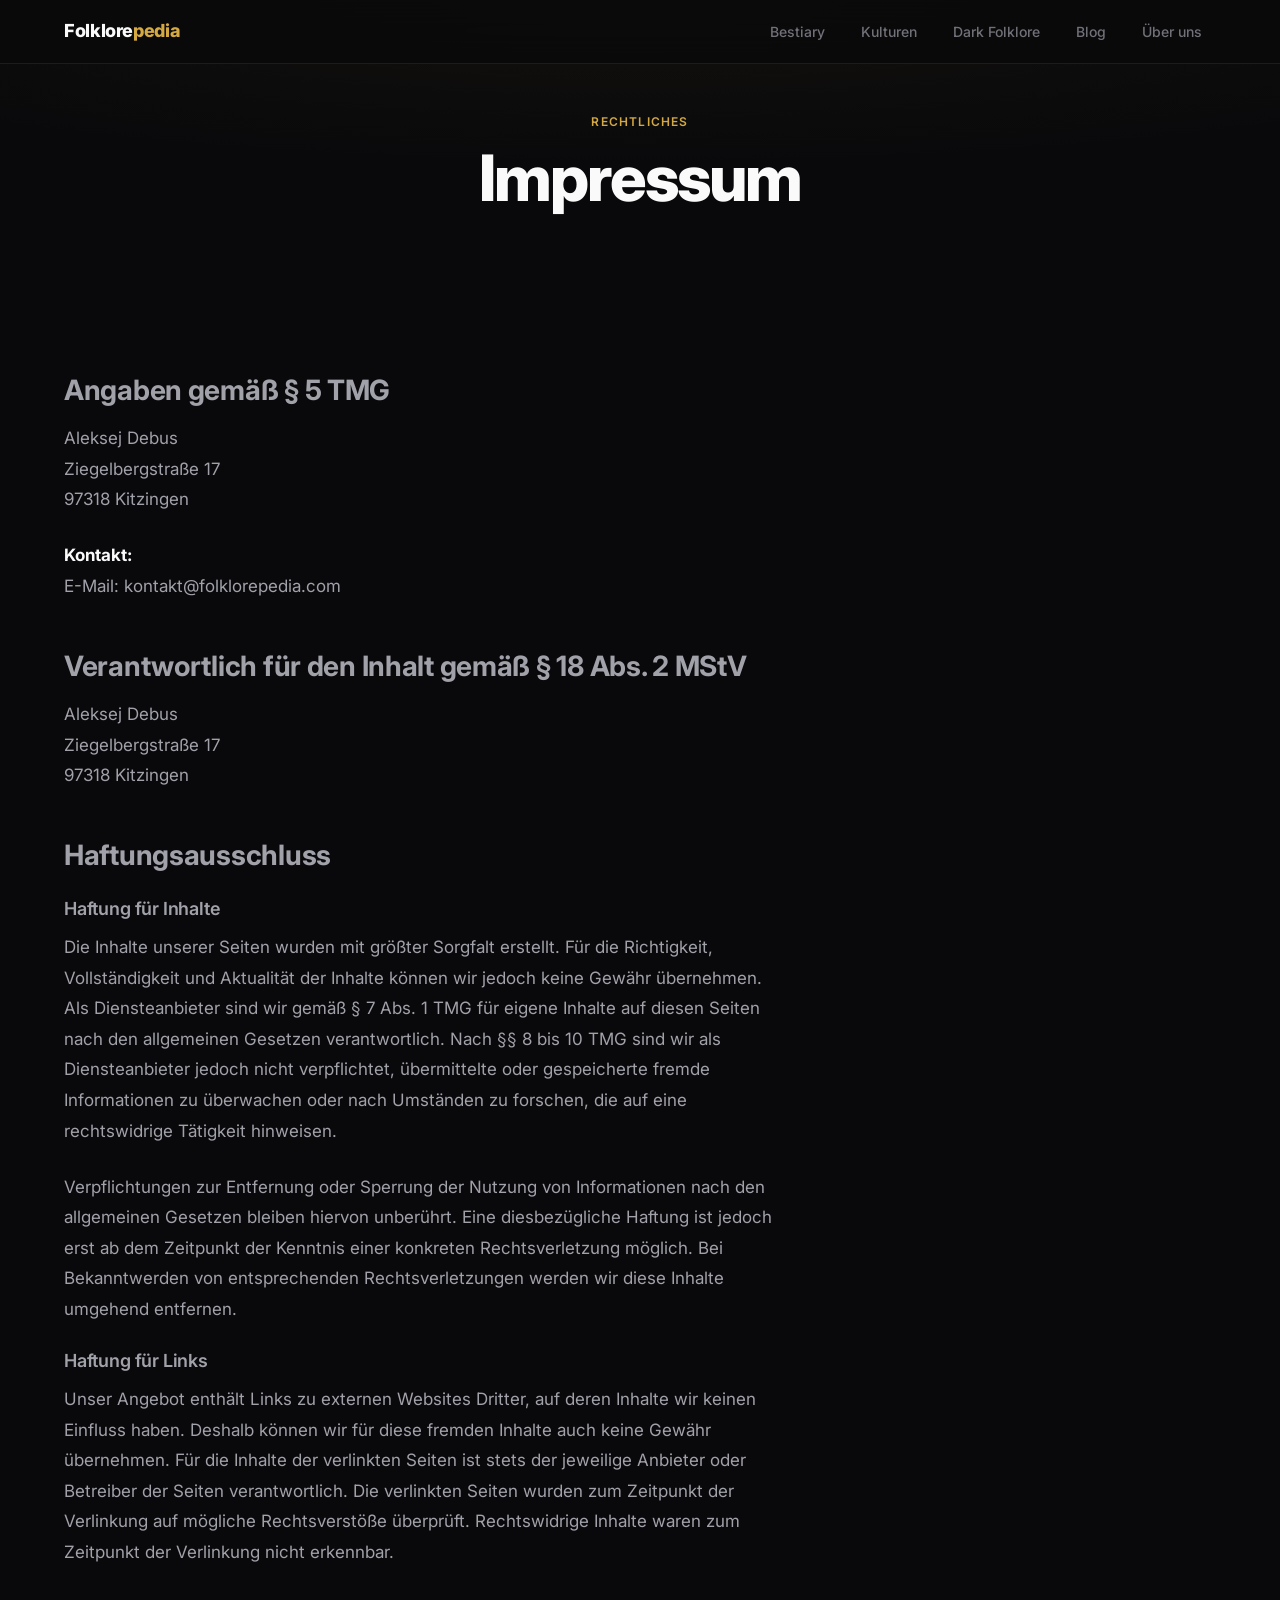
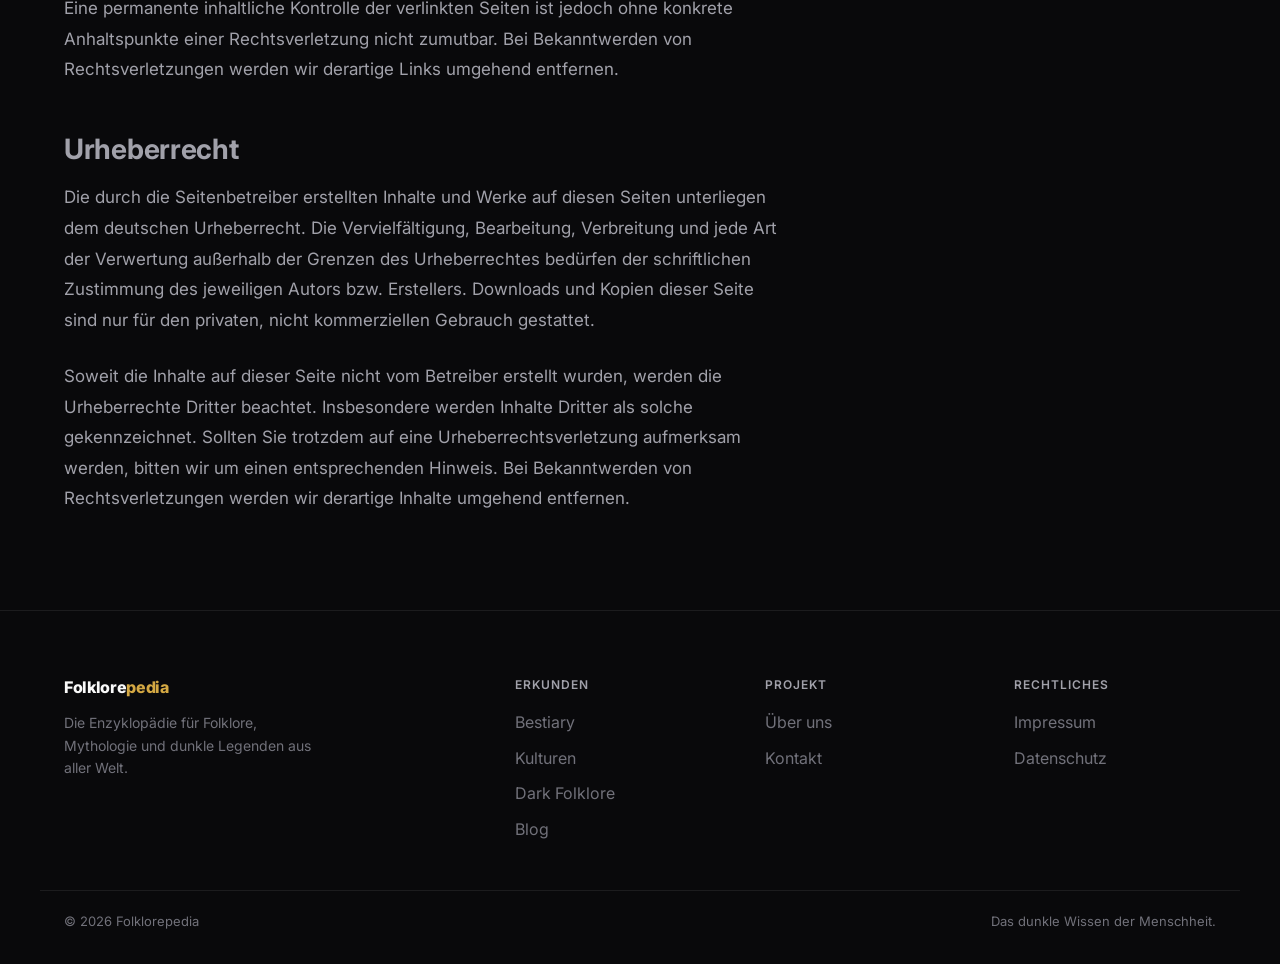
<file: impressum.html>
<!DOCTYPE html>
<html lang="de">
<head>
  <meta charset="UTF-8">
  <meta name="viewport" content="width=device-width, initial-scale=1.0">
  <title>Impressum | Folklorepedia</title>
  <meta name="description" content="Impressum und Anbieterkennzeichnung von Folklorepedia.">
  <meta name="robots" content="noindex, follow">
  <link rel="preconnect" href="https://fonts.googleapis.com">
  <link href="https://fonts.googleapis.com/css2?family=Inter:wght@400;500;600;700;800&display=swap" rel="stylesheet">
  <link rel="stylesheet" href="./style.css">
</head>
<body class="fp-body">

<!-- NAV -->
<nav class="fp-nav">
  <div class="fp-nav__inner">
    <a href="/" class="fp-nav__logo">Folklore<span>pedia</span></a>
    <button class="fp-nav__toggle" aria-label="Menü" aria-expanded="false">
      <span></span><span></span><span></span>
    </button>
    <ul class="fp-nav__menu">
      <li><a href="/bestiary.html" class="fp-nav__link">Bestiary</a></li>
      <li><a href="/kulturen.html" class="fp-nav__link">Kulturen</a></li>
      <li><a href="/dark-folklore.html" class="fp-nav__link">Dark Folklore</a></li>
      <li><a href="/blog.html" class="fp-nav__link">Blog</a></li>
      <li><a href="/ueber-uns.html" class="fp-nav__link">Über uns</a></li>
    </ul>
  </div>
</nav>

<!-- PAGE HERO -->
<header class="fp-page-hero">
  <div class="fp-page-hero__inner">
    <p class="fp-overline">Rechtliches</p>
    <h1 class="fp-page-hero__title fp-h1">Impressum</h1>
  </div>
</header>

<!-- IMPRESSUM INHALT -->
<section class="fp-section">
  <div class="fp-container">
    <div class="fp-body-text" style="max-width: 720px;">

      <h2 class="fp-h3" style="margin-bottom: 16px;">Angaben gemäß § 5 TMG</h2>
      <p>Aleksej Debus<br>
      Ziegelbergstraße 17<br>
      97318 Kitzingen</p>

      <p style="margin-top: 1.5em;"><strong style="color: var(--fp-text);">Kontakt:</strong><br>
      E-Mail: kontakt@folklorepedia.com</p>

      <h2 class="fp-h3" style="margin-top: 48px; margin-bottom: 16px;">Verantwortlich für den Inhalt gemäß § 18 Abs. 2 MStV</h2>
      <p>Aleksej Debus<br>
      Ziegelbergstraße 17<br>
      97318 Kitzingen</p>

      <h2 class="fp-h3" style="margin-top: 48px; margin-bottom: 16px;">Haftungsausschluss</h2>

      <h3 class="fp-h4" style="margin-top: 24px; margin-bottom: 12px;">Haftung für Inhalte</h3>
      <p>Die Inhalte unserer Seiten wurden mit größter Sorgfalt erstellt. Für die Richtigkeit, Vollständigkeit und Aktualität der Inhalte können wir jedoch keine Gewähr übernehmen. Als Diensteanbieter sind wir gemäß § 7 Abs. 1 TMG für eigene Inhalte auf diesen Seiten nach den allgemeinen Gesetzen verantwortlich. Nach §§ 8 bis 10 TMG sind wir als Diensteanbieter jedoch nicht verpflichtet, übermittelte oder gespeicherte fremde Informationen zu überwachen oder nach Umständen zu forschen, die auf eine rechtswidrige Tätigkeit hinweisen.</p>

      <p>Verpflichtungen zur Entfernung oder Sperrung der Nutzung von Informationen nach den allgemeinen Gesetzen bleiben hiervon unberührt. Eine diesbezügliche Haftung ist jedoch erst ab dem Zeitpunkt der Kenntnis einer konkreten Rechtsverletzung möglich. Bei Bekanntwerden von entsprechenden Rechtsverletzungen werden wir diese Inhalte umgehend entfernen.</p>

      <h3 class="fp-h4" style="margin-top: 24px; margin-bottom: 12px;">Haftung für Links</h3>
      <p>Unser Angebot enthält Links zu externen Websites Dritter, auf deren Inhalte wir keinen Einfluss haben. Deshalb können wir für diese fremden Inhalte auch keine Gewähr übernehmen. Für die Inhalte der verlinkten Seiten ist stets der jeweilige Anbieter oder Betreiber der Seiten verantwortlich. Die verlinkten Seiten wurden zum Zeitpunkt der Verlinkung auf mögliche Rechtsverstöße überprüft. Rechtswidrige Inhalte waren zum Zeitpunkt der Verlinkung nicht erkennbar.</p>

      <p>Eine permanente inhaltliche Kontrolle der verlinkten Seiten ist jedoch ohne konkrete Anhaltspunkte einer Rechtsverletzung nicht zumutbar. Bei Bekanntwerden von Rechtsverletzungen werden wir derartige Links umgehend entfernen.</p>

      <h2 class="fp-h3" style="margin-top: 48px; margin-bottom: 16px;">Urheberrecht</h2>
      <p>Die durch die Seitenbetreiber erstellten Inhalte und Werke auf diesen Seiten unterliegen dem deutschen Urheberrecht. Die Vervielfältigung, Bearbeitung, Verbreitung und jede Art der Verwertung außerhalb der Grenzen des Urheberrechtes bedürfen der schriftlichen Zustimmung des jeweiligen Autors bzw. Erstellers. Downloads und Kopien dieser Seite sind nur für den privaten, nicht kommerziellen Gebrauch gestattet.</p>

      <p>Soweit die Inhalte auf dieser Seite nicht vom Betreiber erstellt wurden, werden die Urheberrechte Dritter beachtet. Insbesondere werden Inhalte Dritter als solche gekennzeichnet. Sollten Sie trotzdem auf eine Urheberrechtsverletzung aufmerksam werden, bitten wir um einen entsprechenden Hinweis. Bei Bekanntwerden von Rechtsverletzungen werden wir derartige Inhalte umgehend entfernen.</p>

    </div>
  </div>
</section>

<!-- FOOTER -->
<footer class="fp-footer">
  <div class="fp-footer__grid">
    <div>
      <p class="fp-footer__brand">Folklore<span>pedia</span></p>
      <p class="fp-footer__desc">Die Enzyklopädie für Folklore, Mythologie und dunkle Legenden aus aller Welt.</p>
    </div>
    <div>
      <p class="fp-footer__heading">Erkunden</p>
      <ul class="fp-footer__links">
        <li><a href="/bestiary.html">Bestiary</a></li>
        <li><a href="/kulturen.html">Kulturen</a></li>
        <li><a href="/dark-folklore.html">Dark Folklore</a></li>
        <li><a href="/blog.html">Blog</a></li>
      </ul>
    </div>
    <div>
      <p class="fp-footer__heading">Projekt</p>
      <ul class="fp-footer__links">
        <li><a href="/ueber-uns.html">Über uns</a></li>
        <li><a href="/kontakt.html">Kontakt</a></li>
      </ul>
    </div>
    <div>
      <p class="fp-footer__heading">Rechtliches</p>
      <ul class="fp-footer__links">
        <li><a href="/impressum.html">Impressum</a></li>
        <li><a href="/datenschutz.html">Datenschutz</a></li>
      </ul>
    </div>
  </div>
  <div class="fp-footer__bottom">
    <p>&copy; 2026 Folklorepedia</p>
    <p>Das dunkle Wissen der Menschheit.</p>
  </div>
</footer>

<script src="./nav.js"></script>
</body>
</html>
</file>
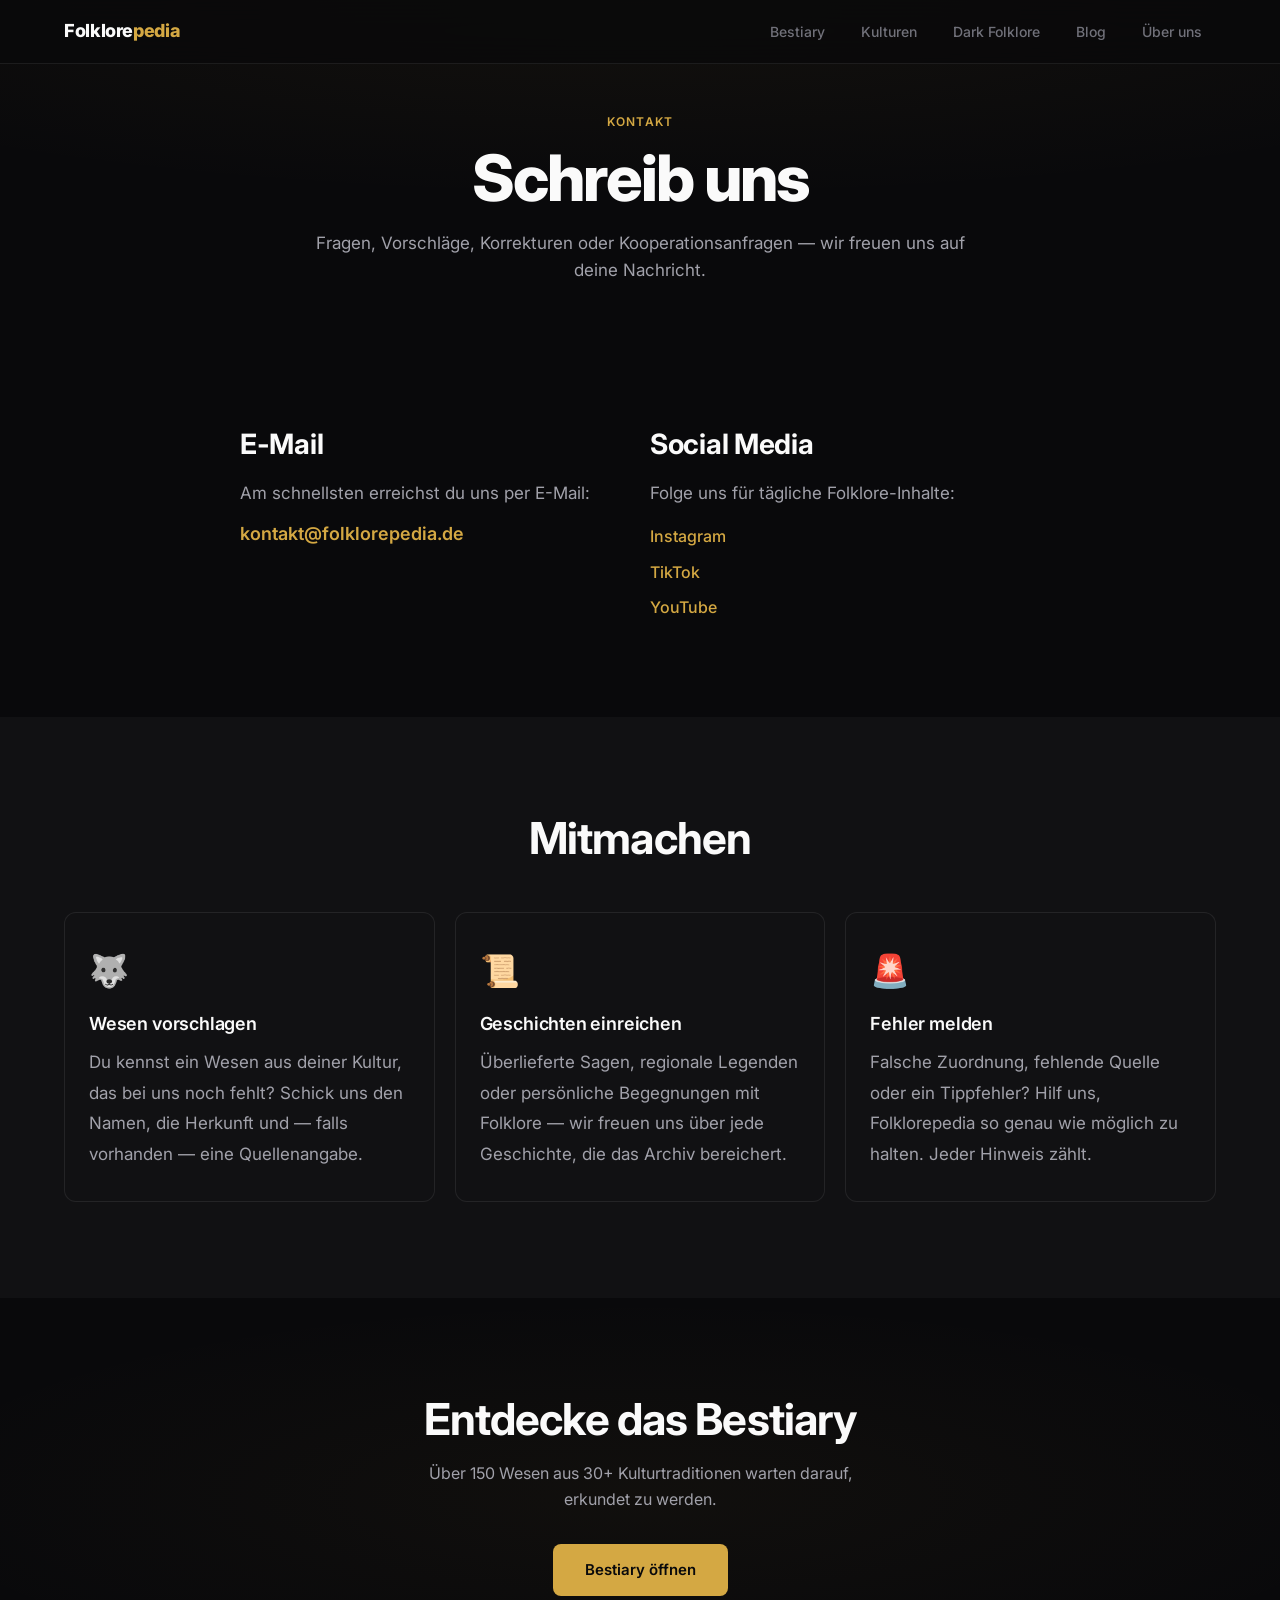
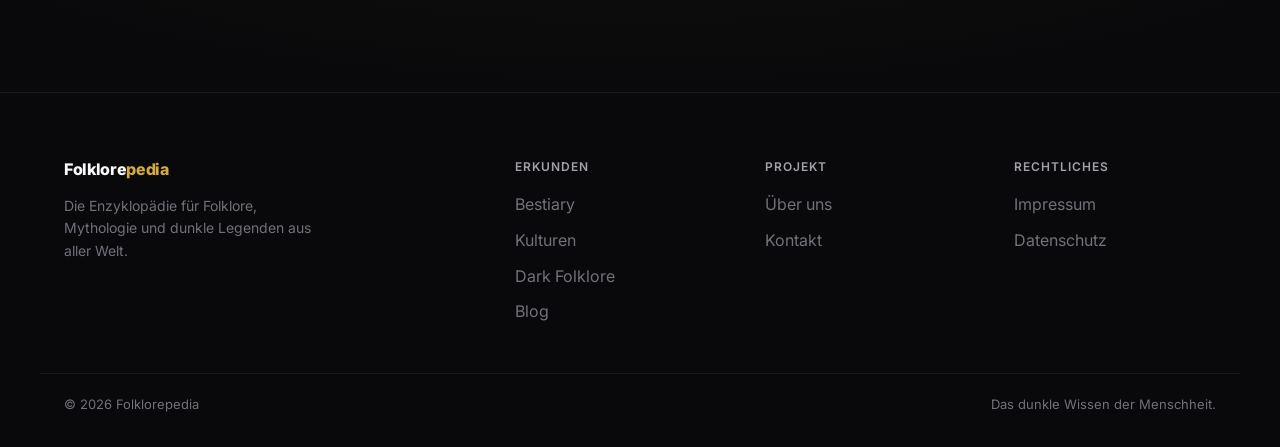
<file: kontakt.html>
<!DOCTYPE html>
<html lang="de">
<head>
  <meta charset="UTF-8">
  <meta name="viewport" content="width=device-width, initial-scale=1.0">
  <title>Kontakt | Folklorepedia</title>
  <meta name="description" content="Kontaktiere das Folklorepedia-Team. Fragen, Vorschläge, Kooperationsanfragen — wir freuen uns auf deine Nachricht.">
  <meta name="robots" content="index, follow">
  <link rel="preconnect" href="https://fonts.googleapis.com">
  <link href="https://fonts.googleapis.com/css2?family=Inter:wght@400;500;600;700;800&display=swap" rel="stylesheet">
  <link rel="stylesheet" href="./style.css">
</head>
<body class="fp-body">

<!-- NAV -->
<nav class="fp-nav">
  <div class="fp-nav__inner">
    <a href="/" class="fp-nav__logo">Folklore<span>pedia</span></a>
    <button class="fp-nav__toggle" aria-label="Menü" aria-expanded="false">
      <span></span><span></span><span></span>
    </button>
    <ul class="fp-nav__menu">
      <li><a href="/bestiary.html" class="fp-nav__link">Bestiary</a></li>
      <li><a href="/kulturen.html" class="fp-nav__link">Kulturen</a></li>
      <li><a href="/dark-folklore.html" class="fp-nav__link">Dark Folklore</a></li>
      <li><a href="/blog.html" class="fp-nav__link">Blog</a></li>
      <li><a href="/ueber-uns.html" class="fp-nav__link">Über uns</a></li>
    </ul>
  </div>
</nav>

<!-- PAGE HERO -->
<header class="fp-page-hero">
  <div class="fp-page-hero__inner">
    <p class="fp-overline">Kontakt</p>
    <h1 class="fp-page-hero__title fp-h1">Schreib uns</h1>
    <p class="fp-page-hero__subtitle">Fragen, Vorschläge, Korrekturen oder Kooperationsanfragen — wir freuen uns auf deine Nachricht.</p>
  </div>
</header>

<!-- KONTAKT-INFO -->
<section class="fp-section">
  <div class="fp-container">
    <div class="fp-grid fp-grid--2" style="max-width: 800px; margin: 0 auto;">
      <div>
        <h2 class="fp-h3" style="margin-bottom: 16px;">E-Mail</h2>
        <p class="fp-body-text">Am schnellsten erreichst du uns per E-Mail:</p>
        <p style="margin-top: 12px;"><a href="mailto:kontakt@folklorepedia.de" style="font-size: 18px; font-weight: 600;">kontakt@folklorepedia.de</a></p>
      </div>
      <div>
        <h2 class="fp-h3" style="margin-bottom: 16px;">Social Media</h2>
        <p class="fp-body-text" style="margin-bottom: 16px;">Folge uns für tägliche Folklore-Inhalte:</p>
        <ul style="list-style: none; display: flex; flex-direction: column; gap: 10px;">
          <li><a href="#" style="font-size: 16px; font-weight: 500;">Instagram</a></li>
          <li><a href="#" style="font-size: 16px; font-weight: 500;">TikTok</a></li>
          <li><a href="#" style="font-size: 16px; font-weight: 500;">YouTube</a></li>
        </ul>
      </div>
    </div>
  </div>
</section>

<!-- MITMACHEN -->
<section class="fp-section fp-section--alt">
  <div class="fp-container">
    <h2 class="fp-h2" style="margin-bottom: 48px; text-align: center;">Mitmachen</h2>

    <div class="fp-grid fp-grid--3">
      <div class="fp-card" style="padding: 32px 24px;">
        <p style="font-size: 32px; margin-bottom: 16px;">&#x1F43A;</p>
        <h3 class="fp-h4" style="margin-bottom: 12px;">Wesen vorschlagen</h3>
        <p class="fp-body-text">Du kennst ein Wesen aus deiner Kultur, das bei uns noch fehlt? Schick uns den Namen, die Herkunft und — falls vorhanden — eine Quellenangabe.</p>
      </div>
      <div class="fp-card" style="padding: 32px 24px;">
        <p style="font-size: 32px; margin-bottom: 16px;">&#x1F4DC;</p>
        <h3 class="fp-h4" style="margin-bottom: 12px;">Geschichten einreichen</h3>
        <p class="fp-body-text">Überlieferte Sagen, regionale Legenden oder persönliche Begegnungen mit Folklore — wir freuen uns über jede Geschichte, die das Archiv bereichert.</p>
      </div>
      <div class="fp-card" style="padding: 32px 24px;">
        <p style="font-size: 32px; margin-bottom: 16px;">&#x1F6A8;</p>
        <h3 class="fp-h4" style="margin-bottom: 12px;">Fehler melden</h3>
        <p class="fp-body-text">Falsche Zuordnung, fehlende Quelle oder ein Tippfehler? Hilf uns, Folklorepedia so genau wie möglich zu halten. Jeder Hinweis zählt.</p>
      </div>
    </div>
  </div>
</section>

<!-- CTA -->
<section class="fp-cta">
  <div class="fp-cta__inner">
    <h2 class="fp-h2 fp-cta__title">Entdecke das Bestiary</h2>
    <p class="fp-cta__text">Über 150 Wesen aus 30+ Kulturtraditionen warten darauf, erkundet zu werden.</p>
    <div class="fp-cta__actions">
      <a href="/bestiary.html" class="fp-btn fp-btn--primary fp-btn--lg">Bestiary öffnen</a>
    </div>
  </div>
</section>

<!-- FOOTER -->
<footer class="fp-footer">
  <div class="fp-footer__grid">
    <div>
      <p class="fp-footer__brand">Folklore<span>pedia</span></p>
      <p class="fp-footer__desc">Die Enzyklopädie für Folklore, Mythologie und dunkle Legenden aus aller Welt.</p>
    </div>
    <div>
      <p class="fp-footer__heading">Erkunden</p>
      <ul class="fp-footer__links">
        <li><a href="/bestiary.html">Bestiary</a></li>
        <li><a href="/kulturen.html">Kulturen</a></li>
        <li><a href="/dark-folklore.html">Dark Folklore</a></li>
        <li><a href="/blog.html">Blog</a></li>
      </ul>
    </div>
    <div>
      <p class="fp-footer__heading">Projekt</p>
      <ul class="fp-footer__links">
        <li><a href="/ueber-uns.html">Über uns</a></li>
        <li><a href="/kontakt.html">Kontakt</a></li>
      </ul>
    </div>
    <div>
      <p class="fp-footer__heading">Rechtliches</p>
      <ul class="fp-footer__links">
        <li><a href="/impressum.html">Impressum</a></li>
        <li><a href="/datenschutz.html">Datenschutz</a></li>
      </ul>
    </div>
  </div>
  <div class="fp-footer__bottom">
    <p>&copy; 2026 Folklorepedia</p>
    <p>Das dunkle Wissen der Menschheit.</p>
  </div>
</footer>

<script src="./nav.js"></script>
</body>
</html>
</file>
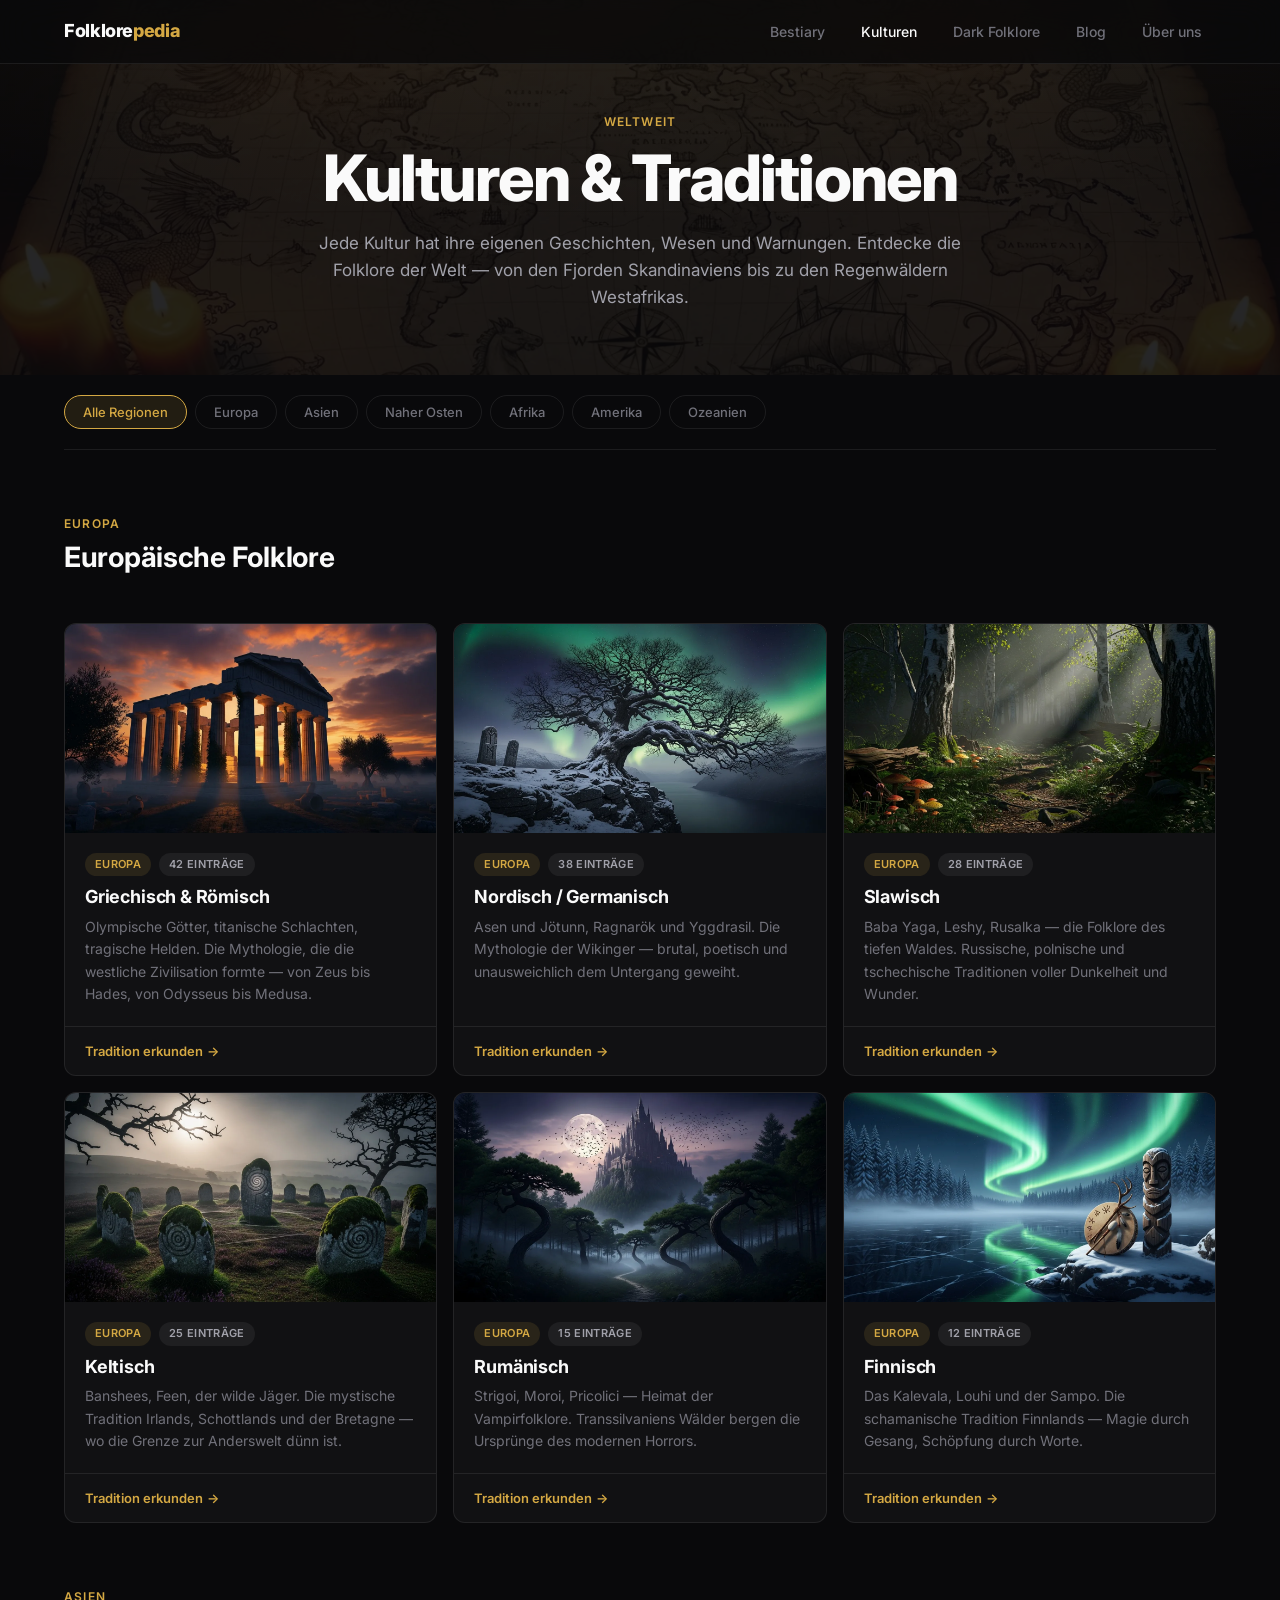
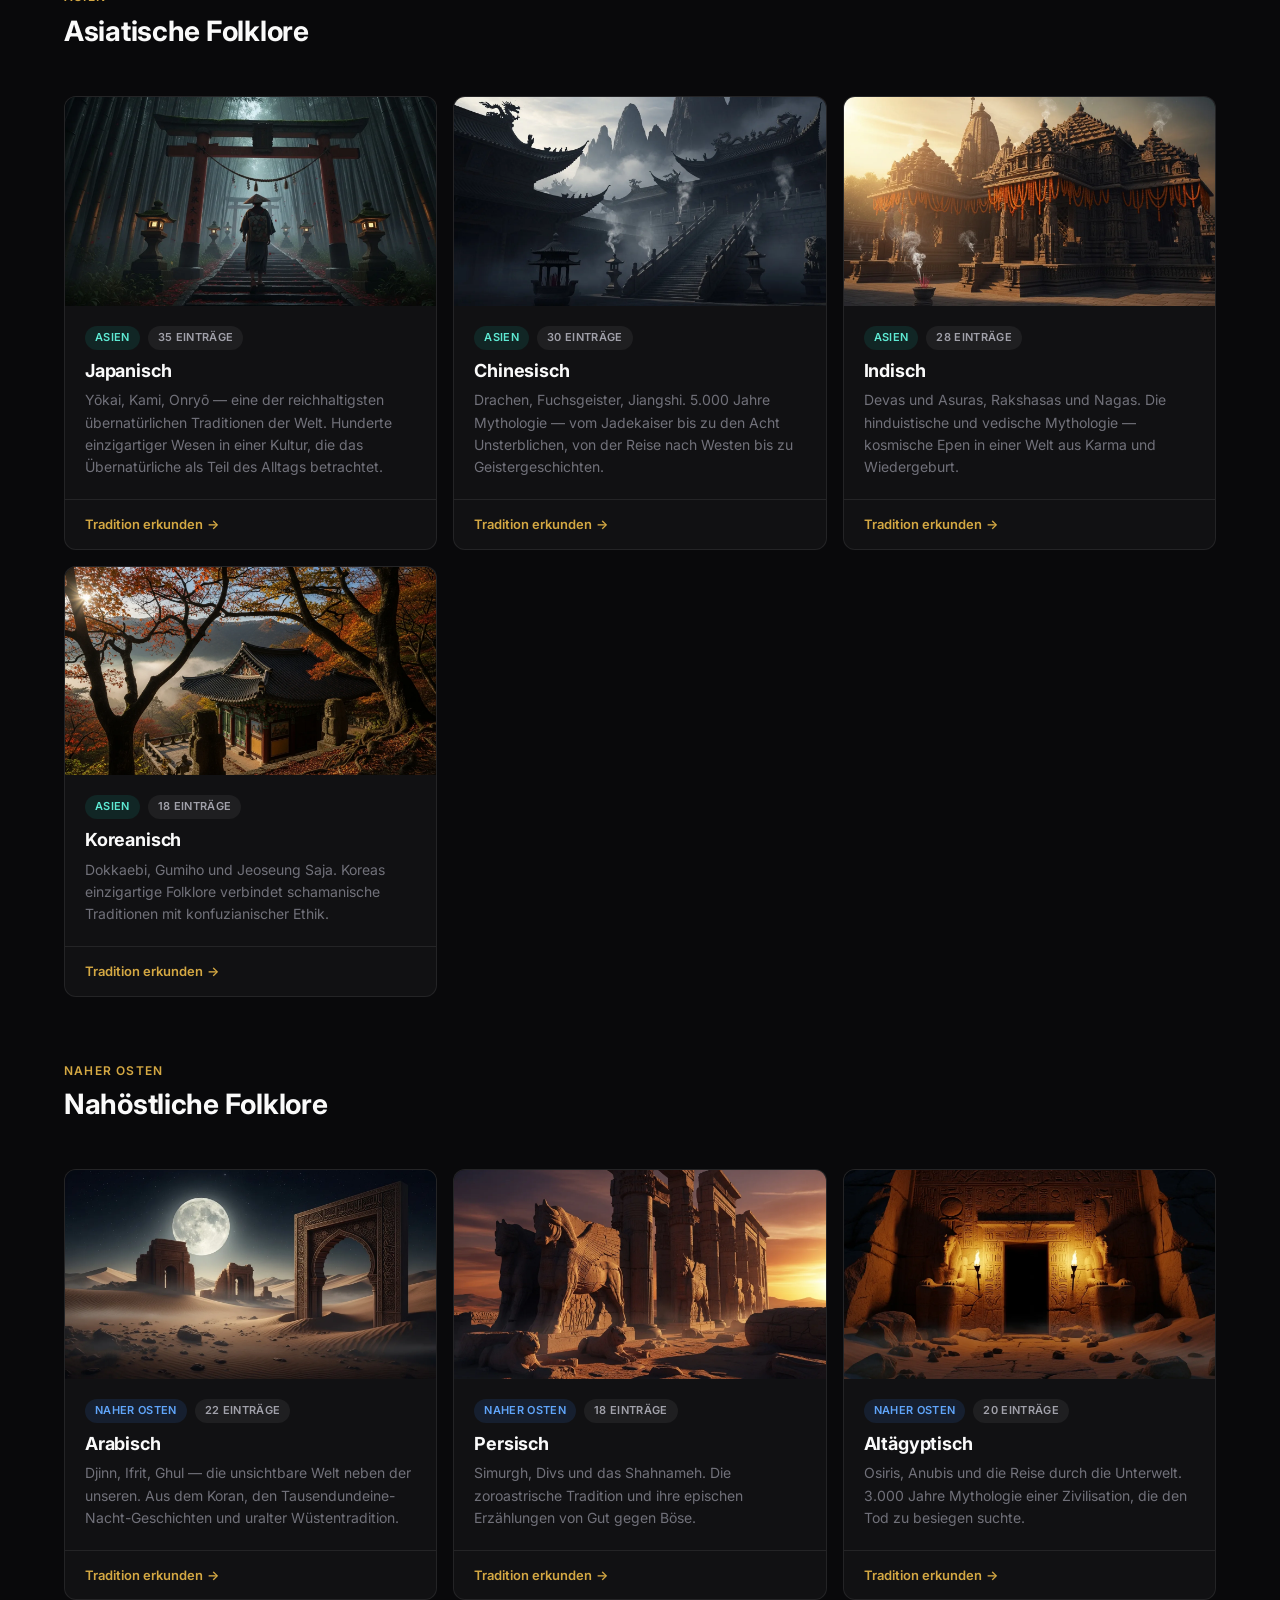
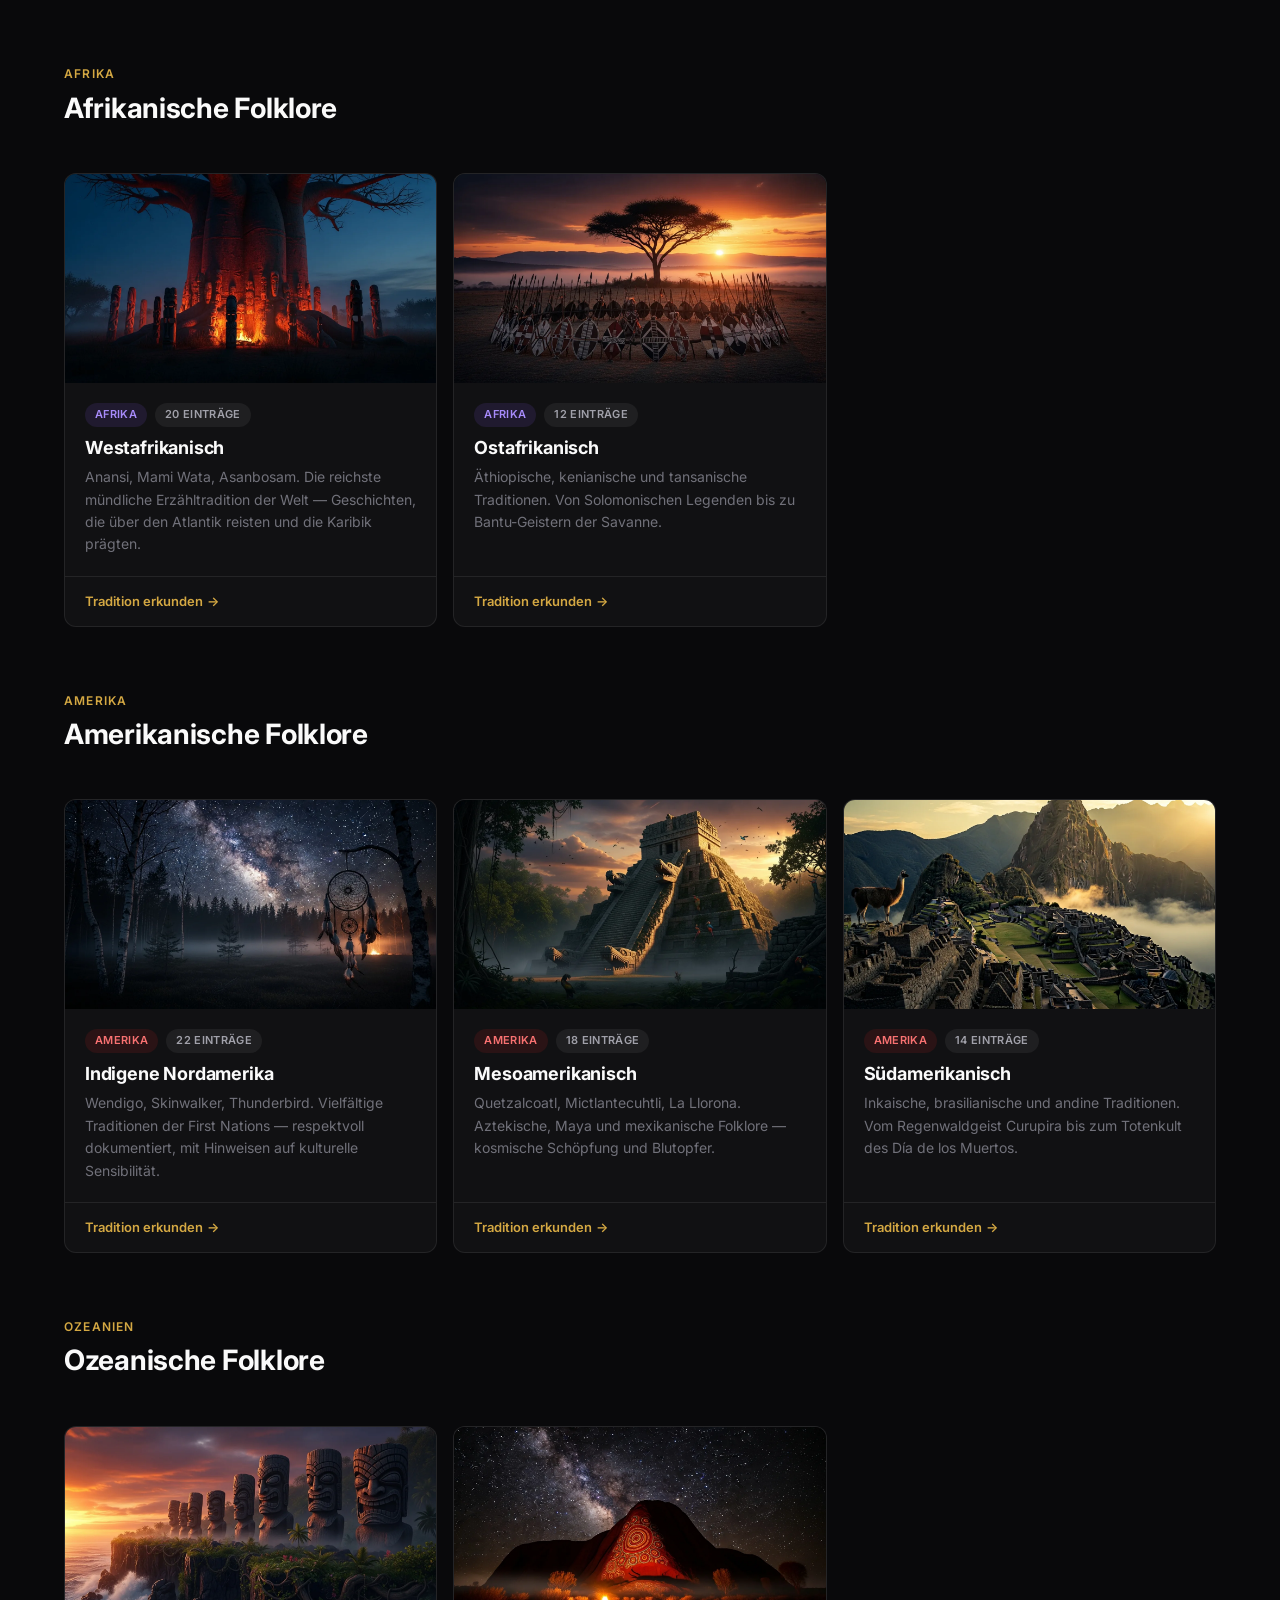
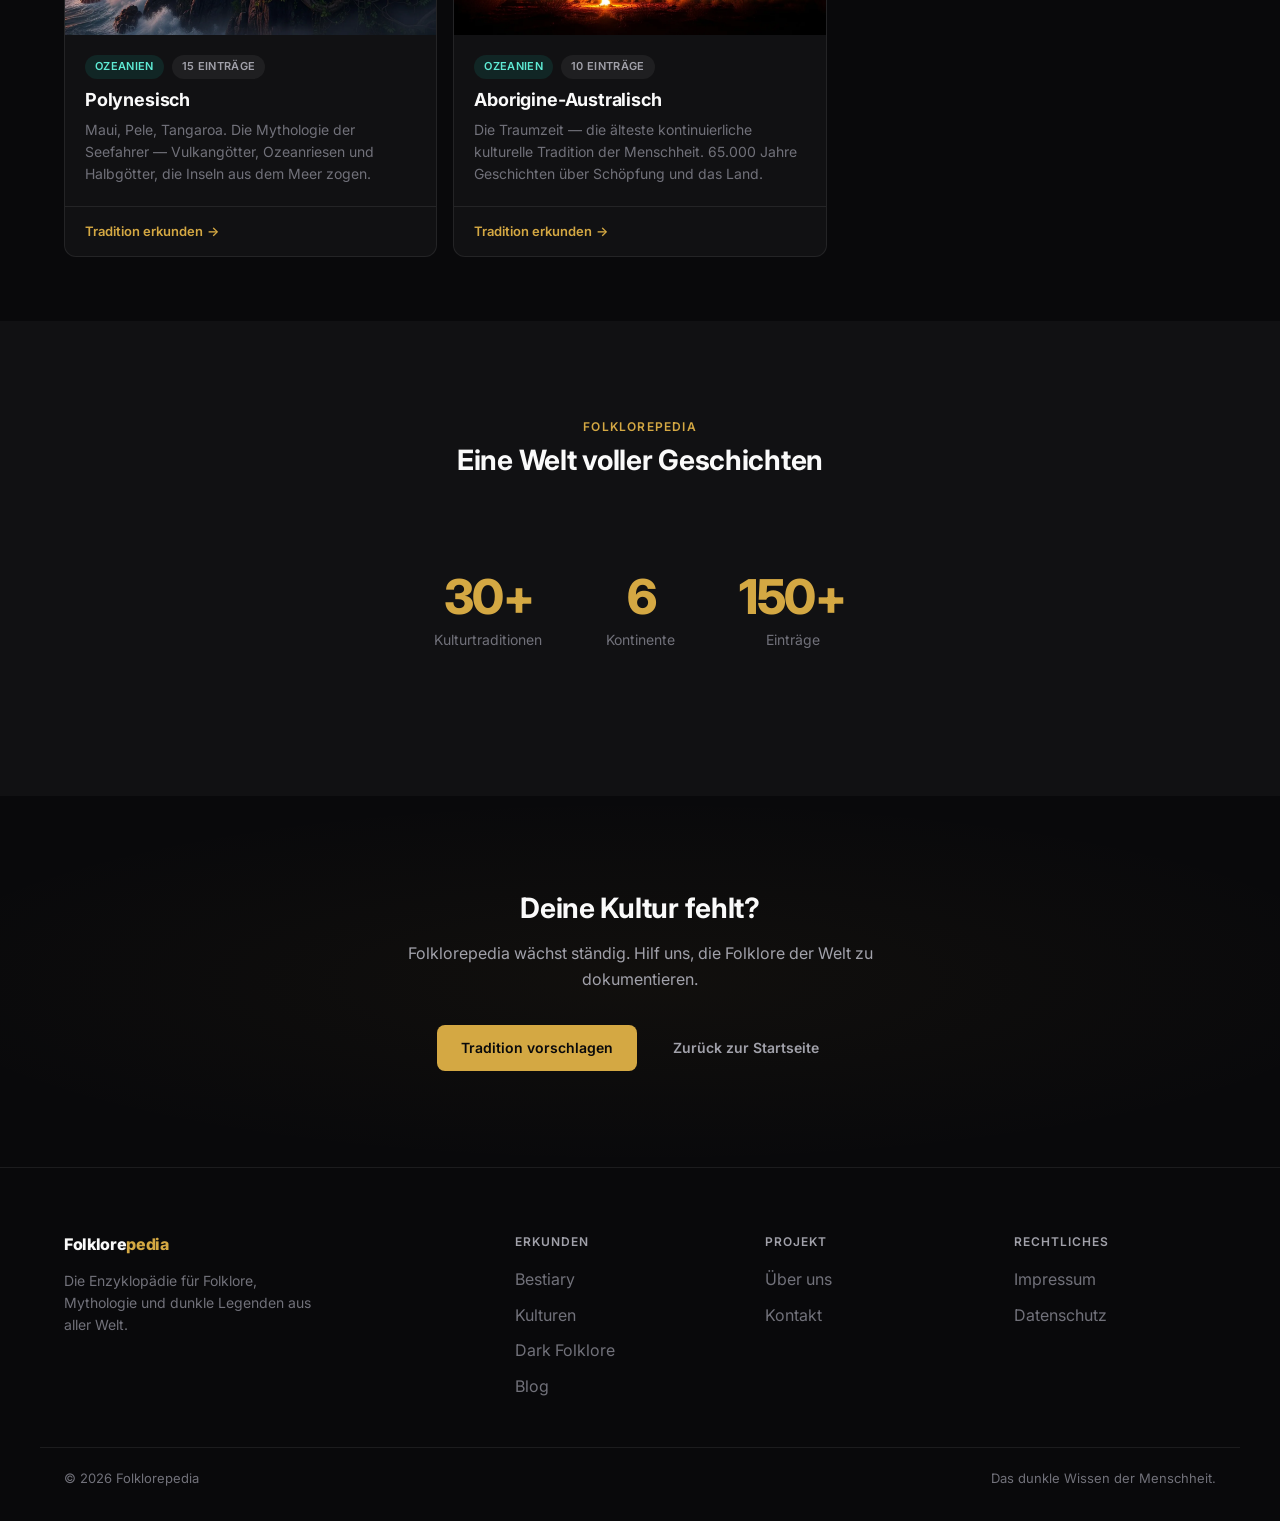
<file: kulturen.html>
<!DOCTYPE html>
<html lang="de">
<head>
  <meta charset="UTF-8">
  <meta name="viewport" content="width=device-width, initial-scale=1.0">
  <title>Kulturen &amp; Traditionen | Folklorepedia</title>
  <meta name="description" content="Entdecke die Folklore von über 30 Kulturen weltweit — von der griechischen Mythologie bis zu westafrikanischen Anansi-Geschichten.">
  <meta name="robots" content="index, follow">
  <link rel="canonical" href="https://folklorepedia.de/kulturen.html">
  <meta property="og:title" content="Kulturen &amp; Traditionen | Folklorepedia">
  <meta property="og:description" content="Entdecke die Folklore von über 30 Kulturen weltweit — von der griechischen Mythologie bis zu westafrikanischen Anansi-Geschichten.">
  <meta property="og:type" content="website">
  <meta property="og:url" content="https://folklorepedia.de/kulturen.html">
  <link rel="preconnect" href="https://fonts.googleapis.com">
  <link rel="preconnect" href="https://fonts.gstatic.com" crossorigin>
  <link href="https://fonts.googleapis.com/css2?family=Inter:wght@400;500;600;700&family=Outfit:wght@600;700;800&display=swap" rel="stylesheet">
  <link rel="stylesheet" href="./style.css">
</head>
<body class="fp-body">

<nav class="fp-nav">
  <div class="fp-nav__inner">
    <a href="/" class="fp-nav__logo">Folklore<span>pedia</span></a>
    <button class="fp-nav__toggle" aria-label="Menü" aria-expanded="false">
      <span></span><span></span><span></span>
    </button>
    <ul class="fp-nav__menu">
      <li><a href="/bestiary.html" class="fp-nav__link">Bestiary</a></li>
      <li><a href="/kulturen.html" class="fp-nav__link">Kulturen</a></li>
      <li><a href="/dark-folklore.html" class="fp-nav__link">Dark Folklore</a></li>
      <li><a href="/blog.html" class="fp-nav__link">Blog</a></li>
      <li><a href="/ueber-uns.html" class="fp-nav__link">Über uns</a></li>
    </ul>
  </div>
</nav>

<!-- PAGE HERO -->
<header class="fp-page-hero" style="position:relative; overflow:hidden; padding-bottom:64px;">
  <img src="./assets/images/heroes/kulturen-hero.webp" alt="" style="position:absolute; inset:0; width:100%; height:100%; object-fit:cover; opacity:0.12; z-index:0;">
  <div class="fp-page-hero__inner" style="position:relative; z-index:1;">
    <p class="fp-overline">Weltweit</p>
    <h1 class="fp-page-hero__title fp-h1">Kulturen &amp; Traditionen</h1>
    <p class="fp-page-hero__subtitle">Jede Kultur hat ihre eigenen Geschichten, Wesen und Warnungen. Entdecke die Folklore der Welt — von den Fjorden Skandinaviens bis zu den Regenwäldern Westafrikas.</p>
  </div>
</header>

<!-- FILTER -->
<section style="padding: 0 0 32px;">
  <div class="fp-container">
    <div class="fp-filters">
      <button class="fp-filter-btn fp-filter-btn--active" data-filter="all" onclick="filterCultures('all', this)">Alle Regionen</button>
      <button class="fp-filter-btn" data-filter="europa" onclick="filterCultures('europa', this)">Europa</button>
      <button class="fp-filter-btn" data-filter="asien" onclick="filterCultures('asien', this)">Asien</button>
      <button class="fp-filter-btn" data-filter="nahost" onclick="filterCultures('nahost', this)">Naher Osten</button>
      <button class="fp-filter-btn" data-filter="afrika" onclick="filterCultures('afrika', this)">Afrika</button>
      <button class="fp-filter-btn" data-filter="amerika" onclick="filterCultures('amerika', this)">Amerika</button>
      <button class="fp-filter-btn" data-filter="ozeanien" onclick="filterCultures('ozeanien', this)">Ozeanien</button>
    </div>
  </div>
</section>

<!-- EUROPE -->
<section style="padding: 0 0 64px;" data-region="europa">
  <div class="fp-container">
    <div class="fp-section-header">
      <p class="fp-overline">Europa</p>
      <h2 class="fp-h3" style="margin-top:8px;">Europäische Folklore</h2>
    </div>
    <div class="fp-grid fp-grid--3" style="gap:16px;">

      <a href="/kulturen/griechisch.html" class="fp-card" data-region="europa">
        <img class="fp-card__image" src="./assets/images/cultures/griechisch.webp" alt="Griechisch & Römisch Folklore" loading="lazy" style="width:100%; aspect-ratio:16/9; object-fit:cover;">
        <div class="fp-card__body">
          <div class="fp-card__meta">
            <span class="fp-tag fp-tag--accent">Europa</span>
            <span class="fp-tag fp-tag--default">42 Einträge</span>
          </div>
          <h3 class="fp-card__title">Griechisch &amp; Römisch</h3>
          <p class="fp-card__excerpt">Olympische Götter, titanische Schlachten, tragische Helden. Die Mythologie, die die westliche Zivilisation formte — von Zeus bis Hades, von Odysseus bis Medusa.</p>
        </div>
        <div class="fp-card__footer">
          <span class="fp-card__link">Tradition erkunden <span>&rarr;</span></span>
        </div>
      </a>

      <a href="/kulturen/nordisch.html" class="fp-card" data-region="europa">
        <img class="fp-card__image" src="./assets/images/cultures/nordisch.webp" alt="Nordisch / Germanisch Folklore" loading="lazy" style="width:100%; aspect-ratio:16/9; object-fit:cover;">
        <div class="fp-card__body">
          <div class="fp-card__meta">
            <span class="fp-tag fp-tag--accent">Europa</span>
            <span class="fp-tag fp-tag--default">38 Einträge</span>
          </div>
          <h3 class="fp-card__title">Nordisch / Germanisch</h3>
          <p class="fp-card__excerpt">Asen und Jötunn, Ragnarök und Yggdrasil. Die Mythologie der Wikinger — brutal, poetisch und unausweichlich dem Untergang geweiht.</p>
        </div>
        <div class="fp-card__footer">
          <span class="fp-card__link">Tradition erkunden <span>&rarr;</span></span>
        </div>
      </a>

      <a href="/kulturen/slawisch.html" class="fp-card" data-region="europa">
        <img class="fp-card__image" src="./assets/images/cultures/slawisch.webp" alt="Slawisch Folklore" loading="lazy" style="width:100%; aspect-ratio:16/9; object-fit:cover;">
        <div class="fp-card__body">
          <div class="fp-card__meta">
            <span class="fp-tag fp-tag--accent">Europa</span>
            <span class="fp-tag fp-tag--default">28 Einträge</span>
          </div>
          <h3 class="fp-card__title">Slawisch</h3>
          <p class="fp-card__excerpt">Baba Yaga, Leshy, Rusalka — die Folklore des tiefen Waldes. Russische, polnische und tschechische Traditionen voller Dunkelheit und Wunder.</p>
        </div>
        <div class="fp-card__footer">
          <span class="fp-card__link">Tradition erkunden <span>&rarr;</span></span>
        </div>
      </a>

      <a href="/kulturen/keltisch.html" class="fp-card" data-region="europa">
        <img class="fp-card__image" src="./assets/images/cultures/keltisch.webp" alt="Keltisch Folklore" loading="lazy" style="width:100%; aspect-ratio:16/9; object-fit:cover;">
        <div class="fp-card__body">
          <div class="fp-card__meta">
            <span class="fp-tag fp-tag--accent">Europa</span>
            <span class="fp-tag fp-tag--default">25 Einträge</span>
          </div>
          <h3 class="fp-card__title">Keltisch</h3>
          <p class="fp-card__excerpt">Banshees, Feen, der wilde Jäger. Die mystische Tradition Irlands, Schottlands und der Bretagne — wo die Grenze zur Anderswelt dünn ist.</p>
        </div>
        <div class="fp-card__footer">
          <span class="fp-card__link">Tradition erkunden <span>&rarr;</span></span>
        </div>
      </a>

      <a href="/kulturen/rumaenisch.html" class="fp-card" data-region="europa">
        <img class="fp-card__image" src="./assets/images/cultures/rumaenisch.webp" alt="Rumänisch Folklore" loading="lazy" style="width:100%; aspect-ratio:16/9; object-fit:cover;">
        <div class="fp-card__body">
          <div class="fp-card__meta">
            <span class="fp-tag fp-tag--accent">Europa</span>
            <span class="fp-tag fp-tag--default">15 Einträge</span>
          </div>
          <h3 class="fp-card__title">Rumänisch</h3>
          <p class="fp-card__excerpt">Strigoi, Moroi, Pricolici — Heimat der Vampirfolklore. Transsilvaniens Wälder bergen die Ursprünge des modernen Horrors.</p>
        </div>
        <div class="fp-card__footer">
          <span class="fp-card__link">Tradition erkunden <span>&rarr;</span></span>
        </div>
      </a>

      <a href="/kulturen/finnisch.html" class="fp-card" data-region="europa">
        <img class="fp-card__image" src="./assets/images/cultures/finnisch.webp" alt="Finnisch Folklore" loading="lazy" style="width:100%; aspect-ratio:16/9; object-fit:cover;">
        <div class="fp-card__body">
          <div class="fp-card__meta">
            <span class="fp-tag fp-tag--accent">Europa</span>
            <span class="fp-tag fp-tag--default">12 Einträge</span>
          </div>
          <h3 class="fp-card__title">Finnisch</h3>
          <p class="fp-card__excerpt">Das Kalevala, Louhi und der Sampo. Die schamanische Tradition Finnlands — Magie durch Gesang, Schöpfung durch Worte.</p>
        </div>
        <div class="fp-card__footer">
          <span class="fp-card__link">Tradition erkunden <span>&rarr;</span></span>
        </div>
      </a>
    </div>
  </div>
</section>

<!-- ASIA -->
<section style="padding: 0 0 64px;" data-region="asien">
  <div class="fp-container">
    <div class="fp-section-header">
      <p class="fp-overline">Asien</p>
      <h2 class="fp-h3" style="margin-top:8px;">Asiatische Folklore</h2>
    </div>
    <div class="fp-grid fp-grid--3" style="gap:16px;">

      <a href="/kulturen/japanisch.html" class="fp-card" data-region="asien">
        <img class="fp-card__image" src="./assets/images/cultures/japanisch.webp" alt="Japanisch Folklore" loading="lazy" style="width:100%; aspect-ratio:16/9; object-fit:cover;">
        <div class="fp-card__body">
          <div class="fp-card__meta">
            <span class="fp-tag fp-tag--teal">Asien</span>
            <span class="fp-tag fp-tag--default">35 Einträge</span>
          </div>
          <h3 class="fp-card__title">Japanisch</h3>
          <p class="fp-card__excerpt">Yōkai, Kami, Onryō — eine der reichhaltigsten übernatürlichen Traditionen der Welt. Hunderte einzigartiger Wesen in einer Kultur, die das Übernatürliche als Teil des Alltags betrachtet.</p>
        </div>
        <div class="fp-card__footer">
          <span class="fp-card__link">Tradition erkunden <span>&rarr;</span></span>
        </div>
      </a>

      <a href="/kulturen/chinesisch.html" class="fp-card" data-region="asien">
        <img class="fp-card__image" src="./assets/images/cultures/chinesisch.webp" alt="Chinesisch Folklore" loading="lazy" style="width:100%; aspect-ratio:16/9; object-fit:cover;">
        <div class="fp-card__body">
          <div class="fp-card__meta">
            <span class="fp-tag fp-tag--teal">Asien</span>
            <span class="fp-tag fp-tag--default">30 Einträge</span>
          </div>
          <h3 class="fp-card__title">Chinesisch</h3>
          <p class="fp-card__excerpt">Drachen, Fuchsgeister, Jiangshi. 5.000 Jahre Mythologie — vom Jadekaiser bis zu den Acht Unsterblichen, von der Reise nach Westen bis zu Geistergeschichten.</p>
        </div>
        <div class="fp-card__footer">
          <span class="fp-card__link">Tradition erkunden <span>&rarr;</span></span>
        </div>
      </a>

      <a href="/kulturen/indisch.html" class="fp-card" data-region="asien">
        <img class="fp-card__image" src="./assets/images/cultures/indisch.webp" alt="Indisch Folklore" loading="lazy" style="width:100%; aspect-ratio:16/9; object-fit:cover;">
        <div class="fp-card__body">
          <div class="fp-card__meta">
            <span class="fp-tag fp-tag--teal">Asien</span>
            <span class="fp-tag fp-tag--default">28 Einträge</span>
          </div>
          <h3 class="fp-card__title">Indisch</h3>
          <p class="fp-card__excerpt">Devas und Asuras, Rakshasas und Nagas. Die hinduistische und vedische Mythologie — kosmische Epen in einer Welt aus Karma und Wiedergeburt.</p>
        </div>
        <div class="fp-card__footer">
          <span class="fp-card__link">Tradition erkunden <span>&rarr;</span></span>
        </div>
      </a>

      <a href="/kulturen/koreanisch.html" class="fp-card" data-region="asien">
        <img class="fp-card__image" src="./assets/images/cultures/koreanisch.webp" alt="Koreanisch Folklore" loading="lazy" style="width:100%; aspect-ratio:16/9; object-fit:cover;">
        <div class="fp-card__body">
          <div class="fp-card__meta">
            <span class="fp-tag fp-tag--teal">Asien</span>
            <span class="fp-tag fp-tag--default">18 Einträge</span>
          </div>
          <h3 class="fp-card__title">Koreanisch</h3>
          <p class="fp-card__excerpt">Dokkaebi, Gumiho und Jeoseung Saja. Koreas einzigartige Folklore verbindet schamanische Traditionen mit konfuzianischer Ethik.</p>
        </div>
        <div class="fp-card__footer">
          <span class="fp-card__link">Tradition erkunden <span>&rarr;</span></span>
        </div>
      </a>
    </div>
  </div>
</section>

<!-- MIDDLE EAST -->
<section style="padding: 0 0 64px;" data-region="nahost">
  <div class="fp-container">
    <div class="fp-section-header">
      <p class="fp-overline">Naher Osten</p>
      <h2 class="fp-h3" style="margin-top:8px;">Nahöstliche Folklore</h2>
    </div>
    <div class="fp-grid fp-grid--3" style="gap:16px;">

      <a href="/kulturen/arabisch.html" class="fp-card" data-region="nahost">
        <img class="fp-card__image" src="./assets/images/cultures/arabisch.webp" alt="Arabisch Folklore" loading="lazy" style="width:100%; aspect-ratio:16/9; object-fit:cover;">
        <div class="fp-card__body">
          <div class="fp-card__meta">
            <span class="fp-tag fp-tag--blue">Naher Osten</span>
            <span class="fp-tag fp-tag--default">22 Einträge</span>
          </div>
          <h3 class="fp-card__title">Arabisch</h3>
          <p class="fp-card__excerpt">Djinn, Ifrit, Ghul — die unsichtbare Welt neben der unseren. Aus dem Koran, den Tausendundeine-Nacht-Geschichten und uralter Wüstentradition.</p>
        </div>
        <div class="fp-card__footer">
          <span class="fp-card__link">Tradition erkunden <span>&rarr;</span></span>
        </div>
      </a>

      <a href="/kulturen/persisch.html" class="fp-card" data-region="nahost">
        <img class="fp-card__image" src="./assets/images/cultures/persisch.webp" alt="Persisch Folklore" loading="lazy" style="width:100%; aspect-ratio:16/9; object-fit:cover;">
        <div class="fp-card__body">
          <div class="fp-card__meta">
            <span class="fp-tag fp-tag--blue">Naher Osten</span>
            <span class="fp-tag fp-tag--default">18 Einträge</span>
          </div>
          <h3 class="fp-card__title">Persisch</h3>
          <p class="fp-card__excerpt">Simurgh, Divs und das Shahnameh. Die zoroastrische Tradition und ihre epischen Erzählungen von Gut gegen Böse.</p>
        </div>
        <div class="fp-card__footer">
          <span class="fp-card__link">Tradition erkunden <span>&rarr;</span></span>
        </div>
      </a>

      <a href="/kulturen/aegyptisch.html" class="fp-card" data-region="nahost">
        <img class="fp-card__image" src="./assets/images/cultures/aegyptisch.webp" alt="Altägyptisch Folklore" loading="lazy" style="width:100%; aspect-ratio:16/9; object-fit:cover;">
        <div class="fp-card__body">
          <div class="fp-card__meta">
            <span class="fp-tag fp-tag--blue">Naher Osten</span>
            <span class="fp-tag fp-tag--default">20 Einträge</span>
          </div>
          <h3 class="fp-card__title">Altägyptisch</h3>
          <p class="fp-card__excerpt">Osiris, Anubis und die Reise durch die Unterwelt. 3.000 Jahre Mythologie einer Zivilisation, die den Tod zu besiegen suchte.</p>
        </div>
        <div class="fp-card__footer">
          <span class="fp-card__link">Tradition erkunden <span>&rarr;</span></span>
        </div>
      </a>
    </div>
  </div>
</section>

<!-- AFRICA -->
<section style="padding: 0 0 64px;" data-region="afrika">
  <div class="fp-container">
    <div class="fp-section-header">
      <p class="fp-overline">Afrika</p>
      <h2 class="fp-h3" style="margin-top:8px;">Afrikanische Folklore</h2>
    </div>
    <div class="fp-grid fp-grid--3" style="gap:16px;">

      <a href="/kulturen/westafrikanisch.html" class="fp-card" data-region="afrika">
        <img class="fp-card__image" src="./assets/images/cultures/westafrikanisch.webp" alt="Westafrikanisch Folklore" loading="lazy" style="width:100%; aspect-ratio:16/9; object-fit:cover;">
        <div class="fp-card__body">
          <div class="fp-card__meta">
            <span class="fp-tag fp-tag--purple">Afrika</span>
            <span class="fp-tag fp-tag--default">20 Einträge</span>
          </div>
          <h3 class="fp-card__title">Westafrikanisch</h3>
          <p class="fp-card__excerpt">Anansi, Mami Wata, Asanbosam. Die reichste mündliche Erzähltradition der Welt — Geschichten, die über den Atlantik reisten und die Karibik prägten.</p>
        </div>
        <div class="fp-card__footer">
          <span class="fp-card__link">Tradition erkunden <span>&rarr;</span></span>
        </div>
      </a>

      <a href="/kulturen/ostafrikanisch.html" class="fp-card" data-region="afrika">
        <img class="fp-card__image" src="./assets/images/cultures/ostafrikanisch.webp" alt="Ostafrikanisch Folklore" loading="lazy" style="width:100%; aspect-ratio:16/9; object-fit:cover;">
        <div class="fp-card__body">
          <div class="fp-card__meta">
            <span class="fp-tag fp-tag--purple">Afrika</span>
            <span class="fp-tag fp-tag--default">12 Einträge</span>
          </div>
          <h3 class="fp-card__title">Ostafrikanisch</h3>
          <p class="fp-card__excerpt">Äthiopische, kenianische und tansanische Traditionen. Von Solomonischen Legenden bis zu Bantu-Geistern der Savanne.</p>
        </div>
        <div class="fp-card__footer">
          <span class="fp-card__link">Tradition erkunden <span>&rarr;</span></span>
        </div>
      </a>
    </div>
  </div>
</section>

<!-- AMERICAS -->
<section style="padding: 0 0 64px;" data-region="amerika">
  <div class="fp-container">
    <div class="fp-section-header">
      <p class="fp-overline">Amerika</p>
      <h2 class="fp-h3" style="margin-top:8px;">Amerikanische Folklore</h2>
    </div>
    <div class="fp-grid fp-grid--3" style="gap:16px;">

      <a href="/kulturen/indigene-nordamerika.html" class="fp-card" data-region="amerika">
        <img class="fp-card__image" src="./assets/images/cultures/indigene-nordamerika.webp" alt="Indigene Nordamerika Folklore" loading="lazy" style="width:100%; aspect-ratio:16/9; object-fit:cover;">
        <div class="fp-card__body">
          <div class="fp-card__meta">
            <span class="fp-tag fp-tag--red">Amerika</span>
            <span class="fp-tag fp-tag--default">22 Einträge</span>
          </div>
          <h3 class="fp-card__title">Indigene Nordamerika</h3>
          <p class="fp-card__excerpt">Wendigo, Skinwalker, Thunderbird. Vielfältige Traditionen der First Nations — respektvoll dokumentiert, mit Hinweisen auf kulturelle Sensibilität.</p>
        </div>
        <div class="fp-card__footer">
          <span class="fp-card__link">Tradition erkunden <span>&rarr;</span></span>
        </div>
      </a>

      <a href="/kulturen/mesoamerikanisch.html" class="fp-card" data-region="amerika">
        <img class="fp-card__image" src="./assets/images/cultures/mesoamerikanisch.webp" alt="Mesoamerikanisch Folklore" loading="lazy" style="width:100%; aspect-ratio:16/9; object-fit:cover;">
        <div class="fp-card__body">
          <div class="fp-card__meta">
            <span class="fp-tag fp-tag--red">Amerika</span>
            <span class="fp-tag fp-tag--default">18 Einträge</span>
          </div>
          <h3 class="fp-card__title">Mesoamerikanisch</h3>
          <p class="fp-card__excerpt">Quetzalcoatl, Mictlantecuhtli, La Llorona. Aztekische, Maya und mexikanische Folklore — kosmische Schöpfung und Blutopfer.</p>
        </div>
        <div class="fp-card__footer">
          <span class="fp-card__link">Tradition erkunden <span>&rarr;</span></span>
        </div>
      </a>

      <a href="/kulturen/suedamerikanisch.html" class="fp-card" data-region="amerika">
        <img class="fp-card__image" src="./assets/images/cultures/suedamerikanisch.webp" alt="Südamerikanisch Folklore" loading="lazy" style="width:100%; aspect-ratio:16/9; object-fit:cover;">
        <div class="fp-card__body">
          <div class="fp-card__meta">
            <span class="fp-tag fp-tag--red">Amerika</span>
            <span class="fp-tag fp-tag--default">14 Einträge</span>
          </div>
          <h3 class="fp-card__title">Südamerikanisch</h3>
          <p class="fp-card__excerpt">Inkaische, brasilianische und andine Traditionen. Vom Regenwaldgeist Curupira bis zum Totenkult des Día de los Muertos.</p>
        </div>
        <div class="fp-card__footer">
          <span class="fp-card__link">Tradition erkunden <span>&rarr;</span></span>
        </div>
      </a>
    </div>
  </div>
</section>

<!-- OCEANIA -->
<section style="padding: 0 0 64px;" data-region="ozeanien">
  <div class="fp-container">
    <div class="fp-section-header">
      <p class="fp-overline">Ozeanien</p>
      <h2 class="fp-h3" style="margin-top:8px;">Ozeanische Folklore</h2>
    </div>
    <div class="fp-grid fp-grid--3" style="gap:16px;">

      <a href="/kulturen/polynesisch.html" class="fp-card" data-region="ozeanien">
        <img class="fp-card__image" src="./assets/images/cultures/polynesisch.webp" alt="Polynesisch Folklore" loading="lazy" style="width:100%; aspect-ratio:16/9; object-fit:cover;">
        <div class="fp-card__body">
          <div class="fp-card__meta">
            <span class="fp-tag fp-tag--teal">Ozeanien</span>
            <span class="fp-tag fp-tag--default">15 Einträge</span>
          </div>
          <h3 class="fp-card__title">Polynesisch</h3>
          <p class="fp-card__excerpt">Maui, Pele, Tangaroa. Die Mythologie der Seefahrer — Vulkangötter, Ozeanriesen und Halbgötter, die Inseln aus dem Meer zogen.</p>
        </div>
        <div class="fp-card__footer">
          <span class="fp-card__link">Tradition erkunden <span>&rarr;</span></span>
        </div>
      </a>

      <a href="/kulturen/aborigine.html" class="fp-card" data-region="ozeanien">
        <img class="fp-card__image" src="./assets/images/cultures/aborigine.webp" alt="Aborigine-Australisch Folklore" loading="lazy" style="width:100%; aspect-ratio:16/9; object-fit:cover;">
        <div class="fp-card__body">
          <div class="fp-card__meta">
            <span class="fp-tag fp-tag--teal">Ozeanien</span>
            <span class="fp-tag fp-tag--default">10 Einträge</span>
          </div>
          <h3 class="fp-card__title">Aborigine-Australisch</h3>
          <p class="fp-card__excerpt">Die Traumzeit — die älteste kontinuierliche kulturelle Tradition der Menschheit. 65.000 Jahre Geschichten über Schöpfung und das Land.</p>
        </div>
        <div class="fp-card__footer">
          <span class="fp-card__link">Tradition erkunden <span>&rarr;</span></span>
        </div>
      </a>
    </div>
  </div>
</section>

<!-- STATS -->
<section class="fp-section fp-section--alt">
  <div class="fp-container" style="max-width:720px;">
    <div class="fp-section-header fp-section-header--center">
      <p class="fp-overline">Folklorepedia</p>
      <h2 class="fp-h3" style="margin-top:8px;">Eine Welt voller Geschichten</h2>
    </div>
    <div class="fp-stats">
      <div class="fp-stat">
        <p class="fp-stat__number">30+</p>
        <p class="fp-stat__label">Kulturtraditionen</p>
      </div>
      <div class="fp-stat">
        <p class="fp-stat__number">6</p>
        <p class="fp-stat__label">Kontinente</p>
      </div>
      <div class="fp-stat">
        <p class="fp-stat__number">150+</p>
        <p class="fp-stat__label">Einträge</p>
      </div>
    </div>
  </div>
</section>

<!-- CTA -->
<section class="fp-cta">
  <div class="fp-cta__inner">
    <h2 class="fp-cta__title fp-h3">Deine Kultur fehlt?</h2>
    <p class="fp-cta__text">Folklorepedia wächst ständig. Hilf uns, die Folklore der Welt zu dokumentieren.</p>
    <div class="fp-cta__actions">
      <a href="/mitmachen.html" class="fp-btn fp-btn--primary">Tradition vorschlagen</a>
      <a href="/" class="fp-btn fp-btn--ghost">Zurück zur Startseite</a>
    </div>
  </div>
</section>

<footer class="fp-footer">
  <div class="fp-footer__grid">
    <div>
      <p class="fp-footer__brand">Folklore<span>pedia</span></p>
      <p class="fp-footer__desc">Die Enzyklopädie für Folklore, Mythologie und dunkle Legenden aus aller Welt.</p>
    </div>
    <div>
      <p class="fp-footer__heading">Erkunden</p>
      <ul class="fp-footer__links">
        <li><a href="/bestiary.html">Bestiary</a></li>
        <li><a href="/kulturen.html">Kulturen</a></li>
        <li><a href="/dark-folklore.html">Dark Folklore</a></li>
        <li><a href="/blog.html">Blog</a></li>
      </ul>
    </div>
    <div>
      <p class="fp-footer__heading">Projekt</p>
      <ul class="fp-footer__links">
        <li><a href="/ueber-uns.html">Über uns</a></li>
        <li><a href="/kontakt.html">Kontakt</a></li>
      </ul>
    </div>
    <div>
      <p class="fp-footer__heading">Rechtliches</p>
      <ul class="fp-footer__links">
        <li><a href="/impressum.html">Impressum</a></li>
        <li><a href="/datenschutz.html">Datenschutz</a></li>
      </ul>
    </div>
  </div>
  <div class="fp-footer__bottom">
    <p>&copy; 2026 Folklorepedia</p>
    <p>Das dunkle Wissen der Menschheit.</p>
  </div>
</footer>

<!-- Filter JS -->
<script>
function filterCultures(region, btn) {
  var sections = document.querySelectorAll('[data-region]');
  var btns = document.querySelectorAll('.fp-filter-btn');
  btns.forEach(function(b) { b.classList.remove('fp-filter-btn--active'); });
  btn.classList.add('fp-filter-btn--active');
  sections.forEach(function(sec) {
    if (region === 'all' || sec.getAttribute('data-region') === region) {
      sec.style.display = '';
    } else {
      sec.style.display = 'none';
    }
  });
}
</script>
<script src="./nav.js"></script>
</body>
</html>
</file>
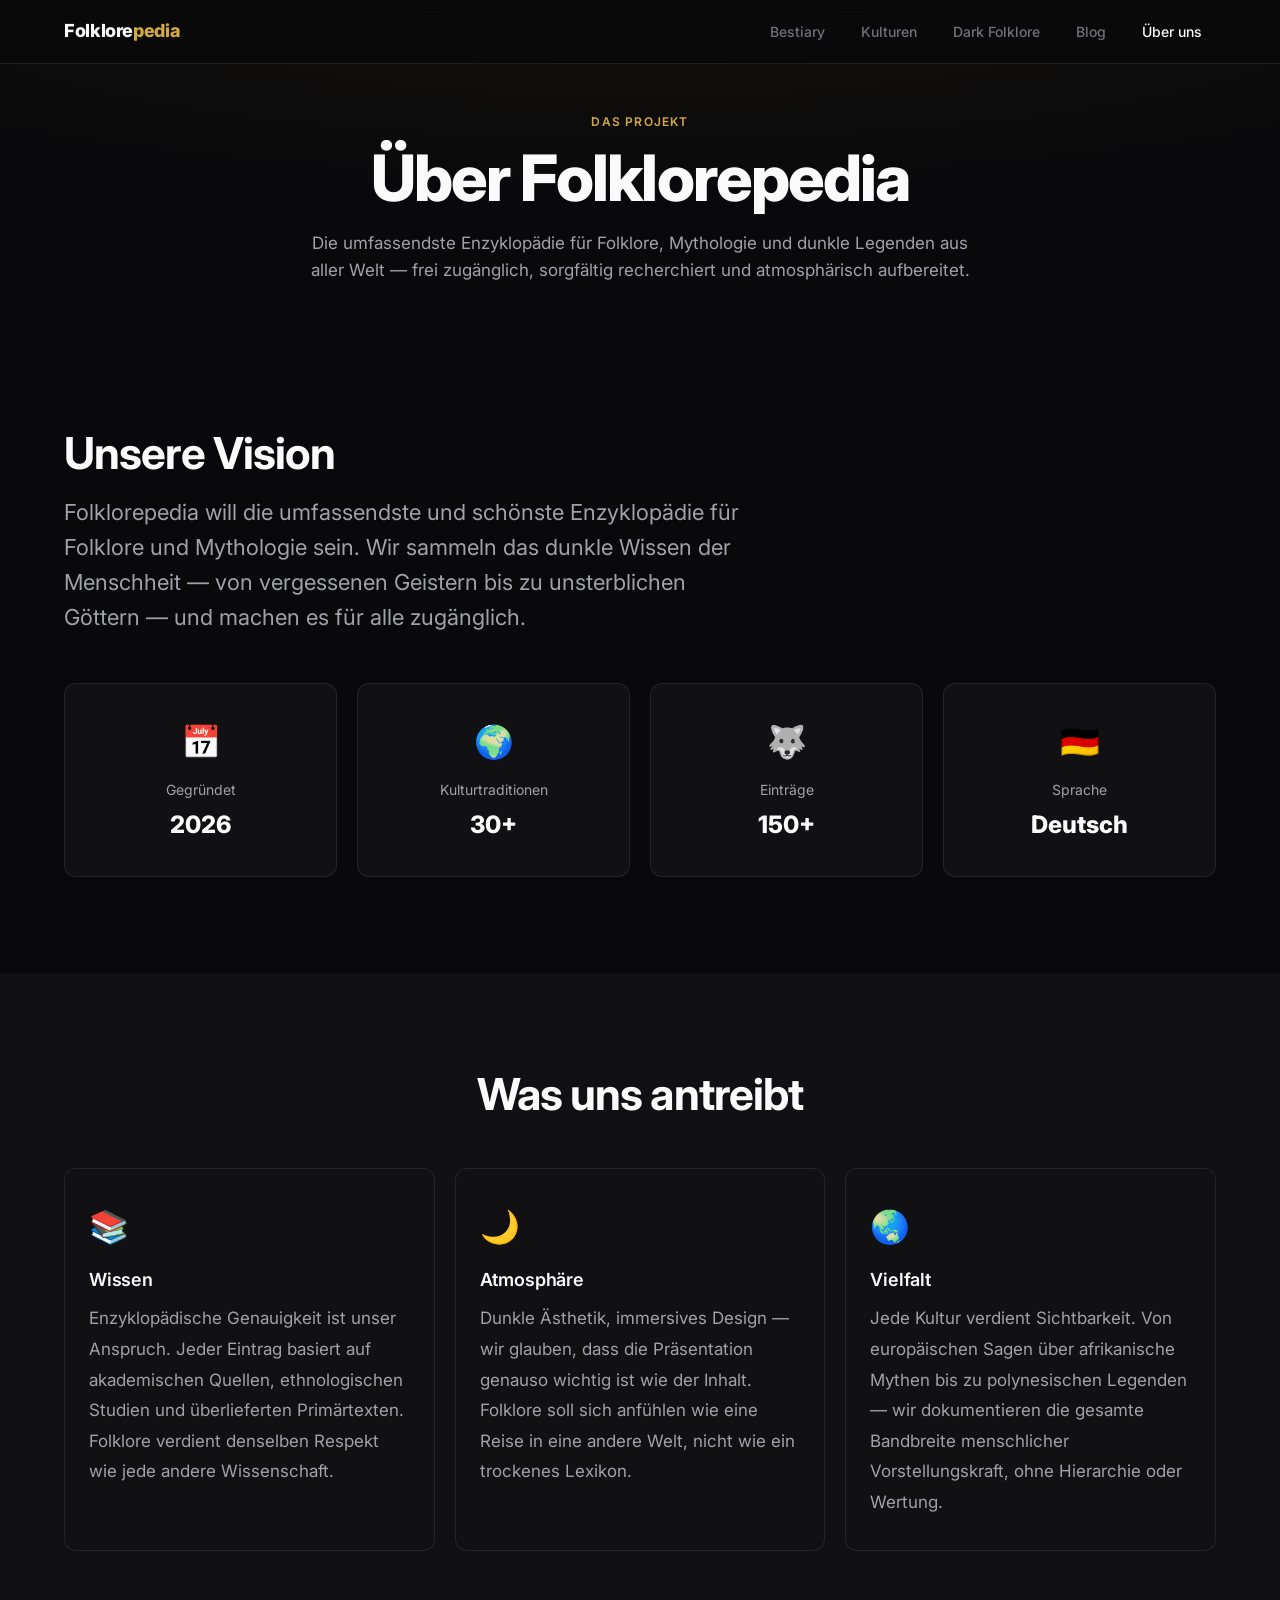
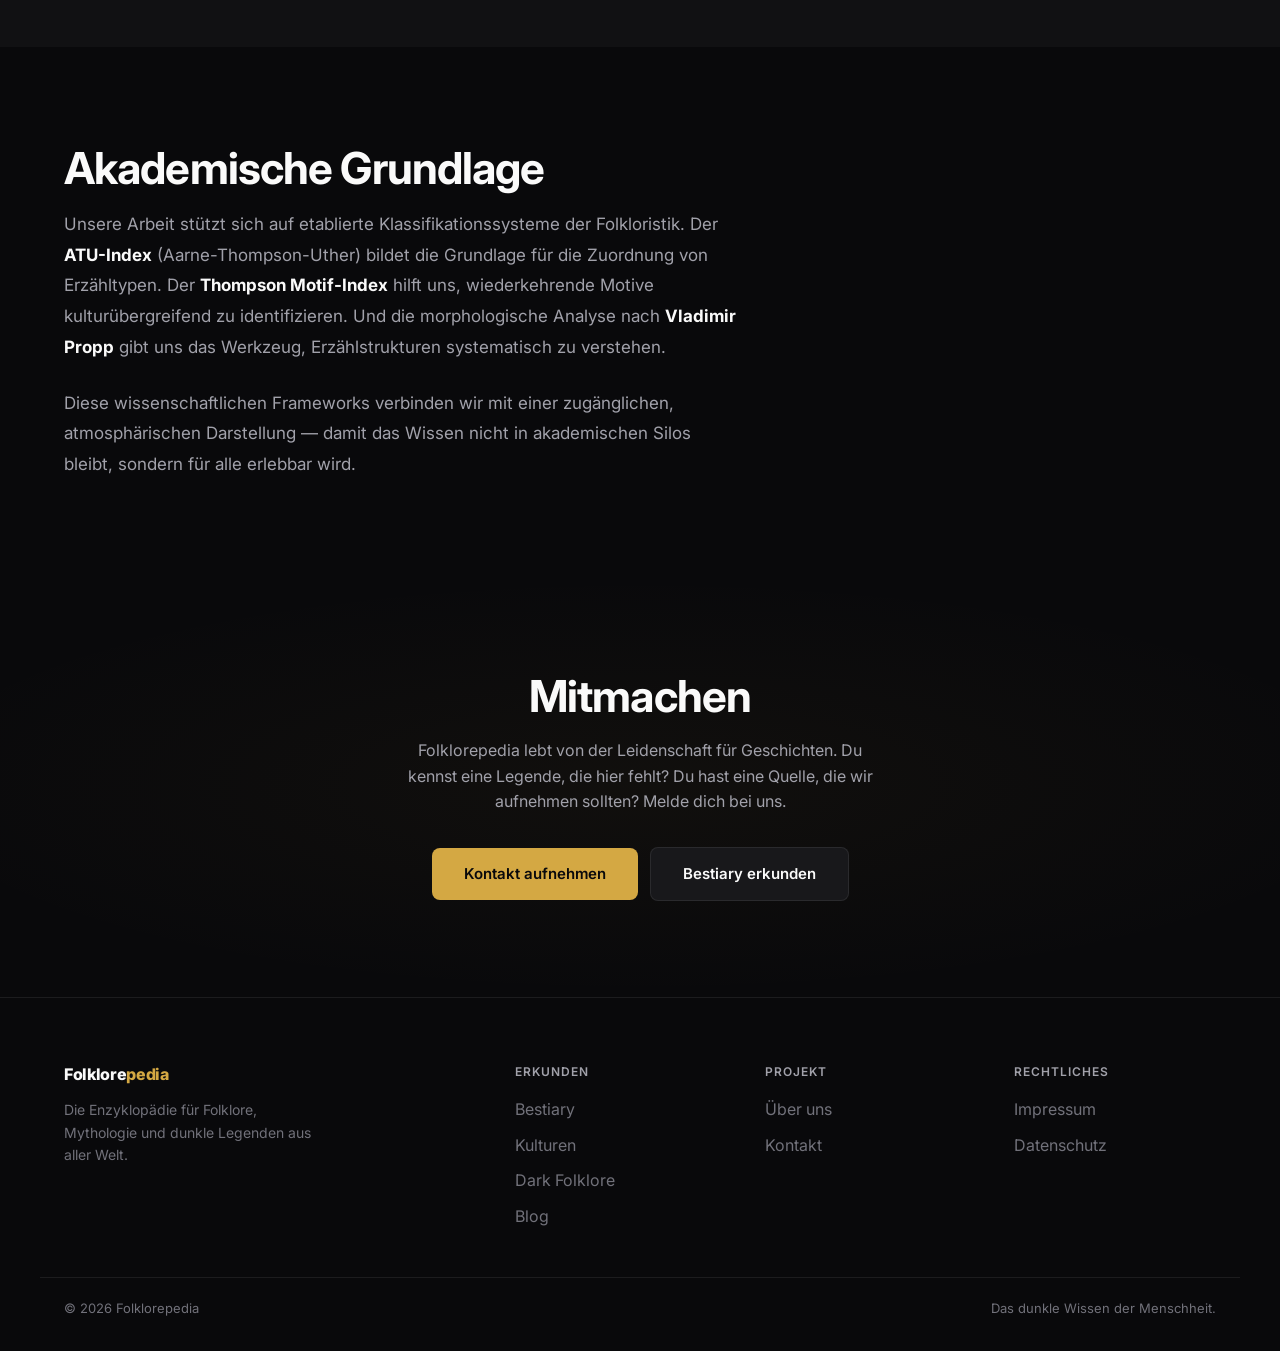
<file: ueber-uns.html>
<!DOCTYPE html>
<html lang="de">
<head>
  <meta charset="UTF-8">
  <meta name="viewport" content="width=device-width, initial-scale=1.0">
  <title>Über uns | Folklorepedia</title>
  <meta name="description" content="Folklorepedia ist die umfassendste Enzyklopädie für Folklore, Mythologie und dunkle Legenden. Erfahre mehr über das Projekt und unsere Vision.">
  <meta name="robots" content="index, follow">
  <link rel="preconnect" href="https://fonts.googleapis.com">
  <link href="https://fonts.googleapis.com/css2?family=Inter:wght@400;500;600;700;800&display=swap" rel="stylesheet">
  <link rel="stylesheet" href="./style.css">
</head>
<body class="fp-body">

<!-- NAV -->
<nav class="fp-nav">
  <div class="fp-nav__inner">
    <a href="/" class="fp-nav__logo">Folklore<span>pedia</span></a>
    <button class="fp-nav__toggle" aria-label="Menü" aria-expanded="false">
      <span></span><span></span><span></span>
    </button>
    <ul class="fp-nav__menu">
      <li><a href="/bestiary.html" class="fp-nav__link">Bestiary</a></li>
      <li><a href="/kulturen.html" class="fp-nav__link">Kulturen</a></li>
      <li><a href="/dark-folklore.html" class="fp-nav__link">Dark Folklore</a></li>
      <li><a href="/blog.html" class="fp-nav__link">Blog</a></li>
      <li><a href="/ueber-uns.html" class="fp-nav__link">Über uns</a></li>
    </ul>
  </div>
</nav>

<!-- PAGE HERO -->
<header class="fp-page-hero">
  <div class="fp-page-hero__inner">
    <p class="fp-overline">Das Projekt</p>
    <h1 class="fp-page-hero__title fp-h1">Über Folklorepedia</h1>
    <p class="fp-page-hero__subtitle">Die umfassendste Enzyklopädie für Folklore, Mythologie und dunkle Legenden aus aller Welt — frei zugänglich, sorgfältig recherchiert und atmosphärisch aufbereitet.</p>
  </div>
</header>

<!-- UNSERE VISION -->
<section class="fp-section">
  <div class="fp-container">
    <h2 class="fp-h2" style="margin-bottom: 16px;">Unsere Vision</h2>
    <p class="fp-lead" style="max-width: 680px; margin-bottom: 48px;">Folklorepedia will die umfassendste und schönste Enzyklopädie für Folklore und Mythologie sein. Wir sammeln das dunkle Wissen der Menschheit — von vergessenen Geistern bis zu unsterblichen Göttern — und machen es für alle zugänglich.</p>

    <div class="fp-grid fp-grid--4">
      <div class="fp-card" style="text-align: center; padding: 32px 24px;">
        <p style="font-size: 32px; margin-bottom: 12px;">&#x1F4C5;</p>
        <p class="fp-small" style="margin-bottom: 4px;">Gegründet</p>
        <p style="font-size: 24px; font-weight: 800; color: var(--fp-text);">2026</p>
      </div>
      <div class="fp-card" style="text-align: center; padding: 32px 24px;">
        <p style="font-size: 32px; margin-bottom: 12px;">&#x1F30D;</p>
        <p class="fp-small" style="margin-bottom: 4px;">Kulturtraditionen</p>
        <p style="font-size: 24px; font-weight: 800; color: var(--fp-text);">30+</p>
      </div>
      <div class="fp-card" style="text-align: center; padding: 32px 24px;">
        <p style="font-size: 32px; margin-bottom: 12px;">&#x1F43A;</p>
        <p class="fp-small" style="margin-bottom: 4px;">Einträge</p>
        <p style="font-size: 24px; font-weight: 800; color: var(--fp-text);">150+</p>
      </div>
      <div class="fp-card" style="text-align: center; padding: 32px 24px;">
        <p style="font-size: 32px; margin-bottom: 12px;">&#x1F1E9;&#x1F1EA;</p>
        <p class="fp-small" style="margin-bottom: 4px;">Sprache</p>
        <p style="font-size: 24px; font-weight: 800; color: var(--fp-text);">Deutsch</p>
      </div>
    </div>
  </div>
</section>

<!-- WAS UNS ANTREIBT -->
<section class="fp-section fp-section--alt">
  <div class="fp-container">
    <h2 class="fp-h2" style="margin-bottom: 48px; text-align: center;">Was uns antreibt</h2>

    <div class="fp-grid fp-grid--3">
      <div class="fp-card" style="padding: 32px 24px;">
        <p style="font-size: 32px; margin-bottom: 16px;">&#x1F4DA;</p>
        <h3 class="fp-h4" style="margin-bottom: 12px;">Wissen</h3>
        <p class="fp-body-text">Enzyklopädische Genauigkeit ist unser Anspruch. Jeder Eintrag basiert auf akademischen Quellen, ethnologischen Studien und überlieferten Primärtexten. Folklore verdient denselben Respekt wie jede andere Wissenschaft.</p>
      </div>
      <div class="fp-card" style="padding: 32px 24px;">
        <p style="font-size: 32px; margin-bottom: 16px;">&#x1F319;</p>
        <h3 class="fp-h4" style="margin-bottom: 12px;">Atmosphäre</h3>
        <p class="fp-body-text">Dunkle Ästhetik, immersives Design — wir glauben, dass die Präsentation genauso wichtig ist wie der Inhalt. Folklore soll sich anfühlen wie eine Reise in eine andere Welt, nicht wie ein trockenes Lexikon.</p>
      </div>
      <div class="fp-card" style="padding: 32px 24px;">
        <p style="font-size: 32px; margin-bottom: 16px;">&#x1F30F;</p>
        <h3 class="fp-h4" style="margin-bottom: 12px;">Vielfalt</h3>
        <p class="fp-body-text">Jede Kultur verdient Sichtbarkeit. Von europäischen Sagen über afrikanische Mythen bis zu polynesischen Legenden — wir dokumentieren die gesamte Bandbreite menschlicher Vorstellungskraft, ohne Hierarchie oder Wertung.</p>
      </div>
    </div>
  </div>
</section>

<!-- AKADEMISCHE GRUNDLAGE -->
<section class="fp-section">
  <div class="fp-container">
    <h2 class="fp-h2" style="margin-bottom: 16px;">Akademische Grundlage</h2>
    <p class="fp-body-text" style="max-width: 680px;">Unsere Arbeit stützt sich auf etablierte Klassifikationssysteme der Folkloristik. Der <strong style="color: var(--fp-text);">ATU-Index</strong> (Aarne-Thompson-Uther) bildet die Grundlage für die Zuordnung von Erzähltypen. Der <strong style="color: var(--fp-text);">Thompson Motif-Index</strong> hilft uns, wiederkehrende Motive kulturübergreifend zu identifizieren. Und die morphologische Analyse nach <strong style="color: var(--fp-text);">Vladimir Propp</strong> gibt uns das Werkzeug, Erzählstrukturen systematisch zu verstehen.</p>
    <p class="fp-body-text" style="max-width: 680px; margin-top: 1.5em;">Diese wissenschaftlichen Frameworks verbinden wir mit einer zugänglichen, atmosphärischen Darstellung — damit das Wissen nicht in akademischen Silos bleibt, sondern für alle erlebbar wird.</p>
  </div>
</section>

<!-- CTA: MITMACHEN -->
<section class="fp-cta">
  <div class="fp-cta__inner">
    <h2 class="fp-h2 fp-cta__title">Mitmachen</h2>
    <p class="fp-cta__text">Folklorepedia lebt von der Leidenschaft für Geschichten. Du kennst eine Legende, die hier fehlt? Du hast eine Quelle, die wir aufnehmen sollten? Melde dich bei uns.</p>
    <div class="fp-cta__actions">
      <a href="/kontakt.html" class="fp-btn fp-btn--primary fp-btn--lg">Kontakt aufnehmen</a>
      <a href="/bestiary.html" class="fp-btn fp-btn--secondary fp-btn--lg">Bestiary erkunden</a>
    </div>
  </div>
</section>

<!-- FOOTER -->
<footer class="fp-footer">
  <div class="fp-footer__grid">
    <div>
      <p class="fp-footer__brand">Folklore<span>pedia</span></p>
      <p class="fp-footer__desc">Die Enzyklopädie für Folklore, Mythologie und dunkle Legenden aus aller Welt.</p>
    </div>
    <div>
      <p class="fp-footer__heading">Erkunden</p>
      <ul class="fp-footer__links">
        <li><a href="/bestiary.html">Bestiary</a></li>
        <li><a href="/kulturen.html">Kulturen</a></li>
        <li><a href="/dark-folklore.html">Dark Folklore</a></li>
        <li><a href="/blog.html">Blog</a></li>
      </ul>
    </div>
    <div>
      <p class="fp-footer__heading">Projekt</p>
      <ul class="fp-footer__links">
        <li><a href="/ueber-uns.html">Über uns</a></li>
        <li><a href="/kontakt.html">Kontakt</a></li>
      </ul>
    </div>
    <div>
      <p class="fp-footer__heading">Rechtliches</p>
      <ul class="fp-footer__links">
        <li><a href="/impressum.html">Impressum</a></li>
        <li><a href="/datenschutz.html">Datenschutz</a></li>
      </ul>
    </div>
  </div>
  <div class="fp-footer__bottom">
    <p>&copy; 2026 Folklorepedia</p>
    <p>Das dunkle Wissen der Menschheit.</p>
  </div>
</footer>

<script src="./nav.js"></script>
</body>
</html>
</file>
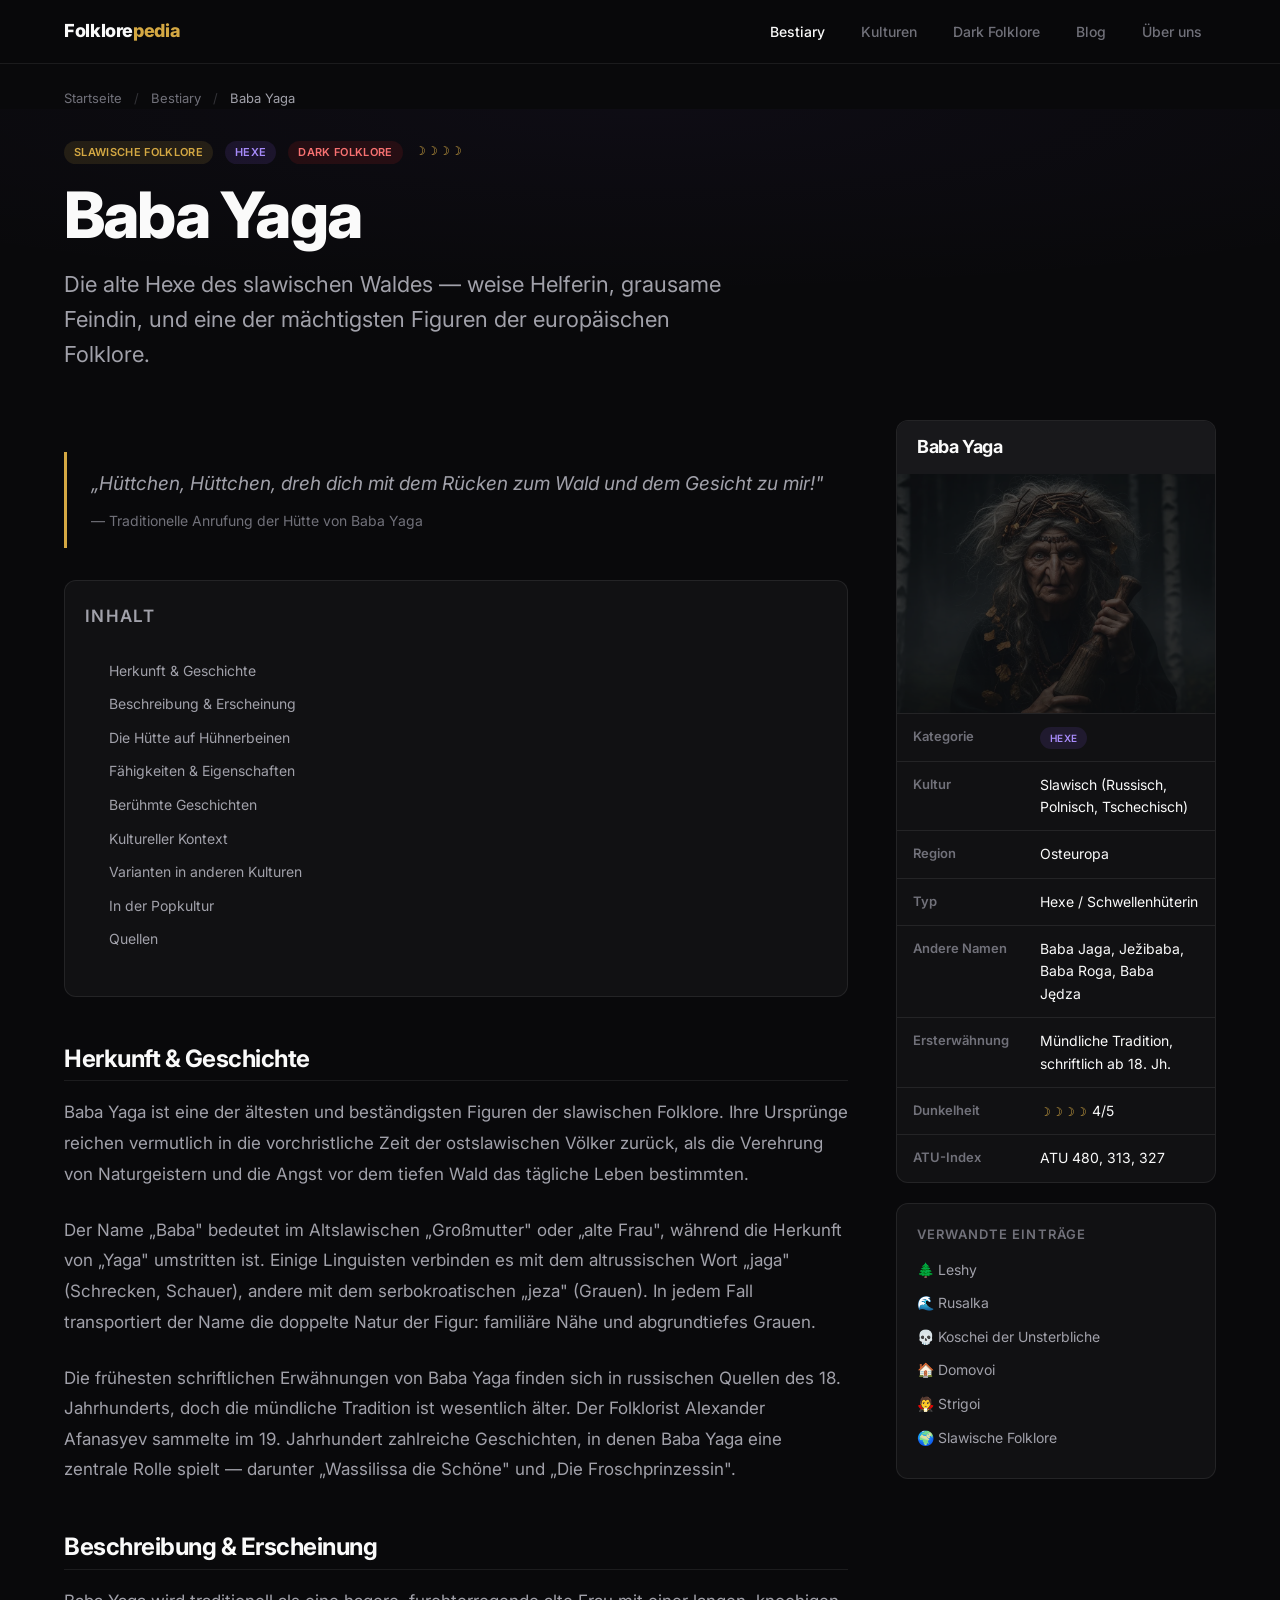
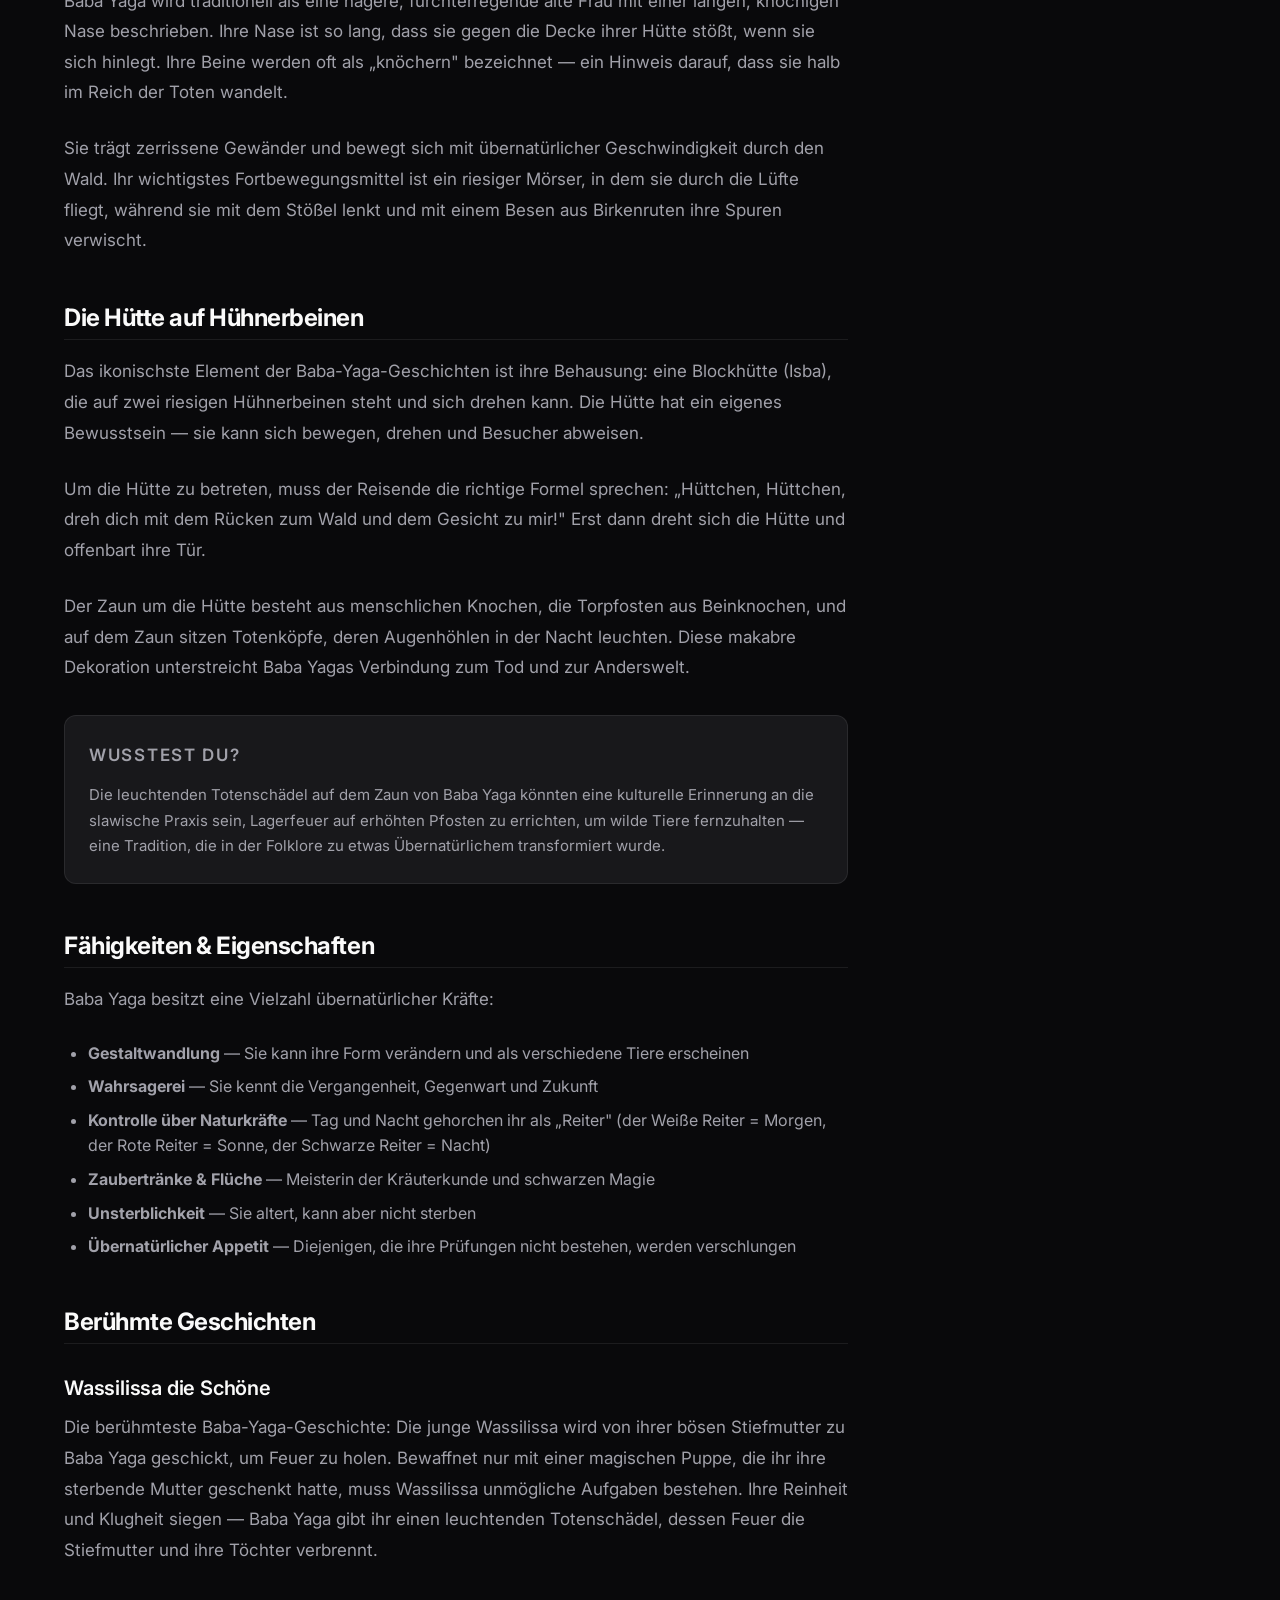
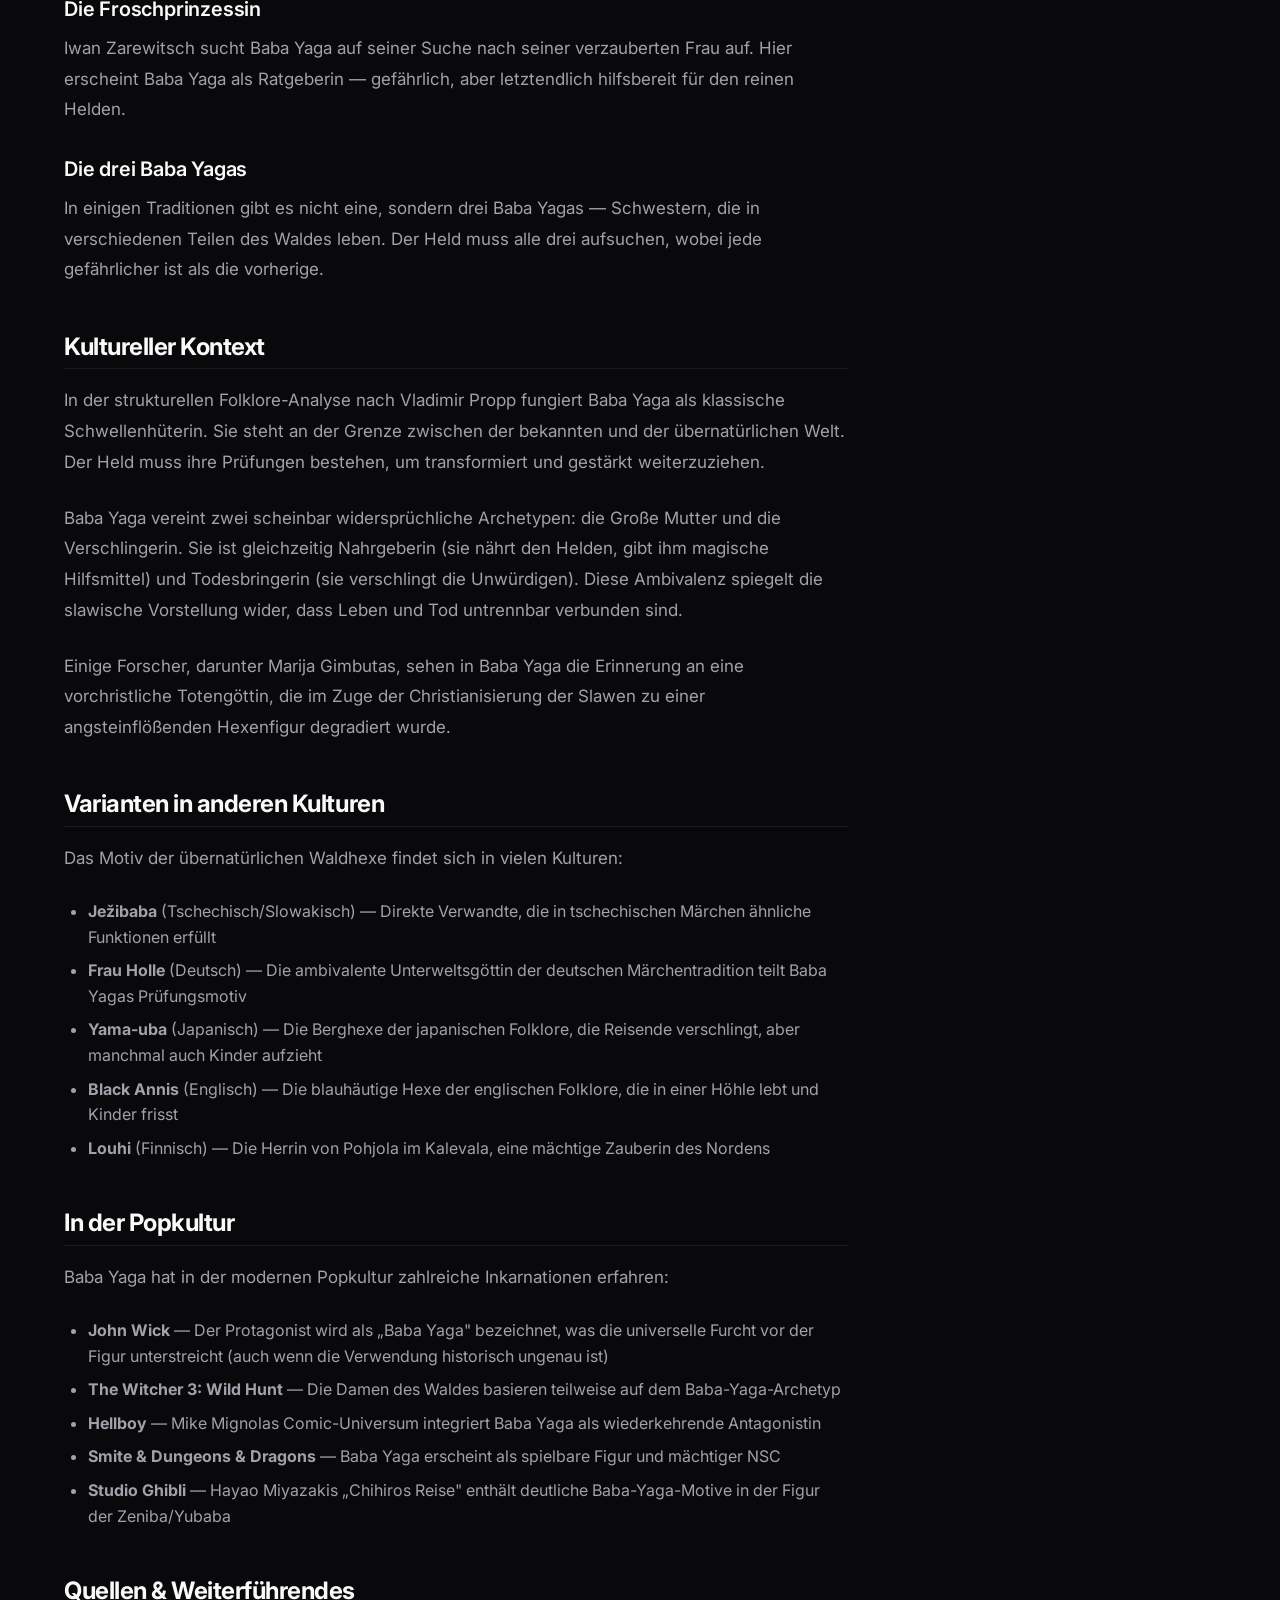
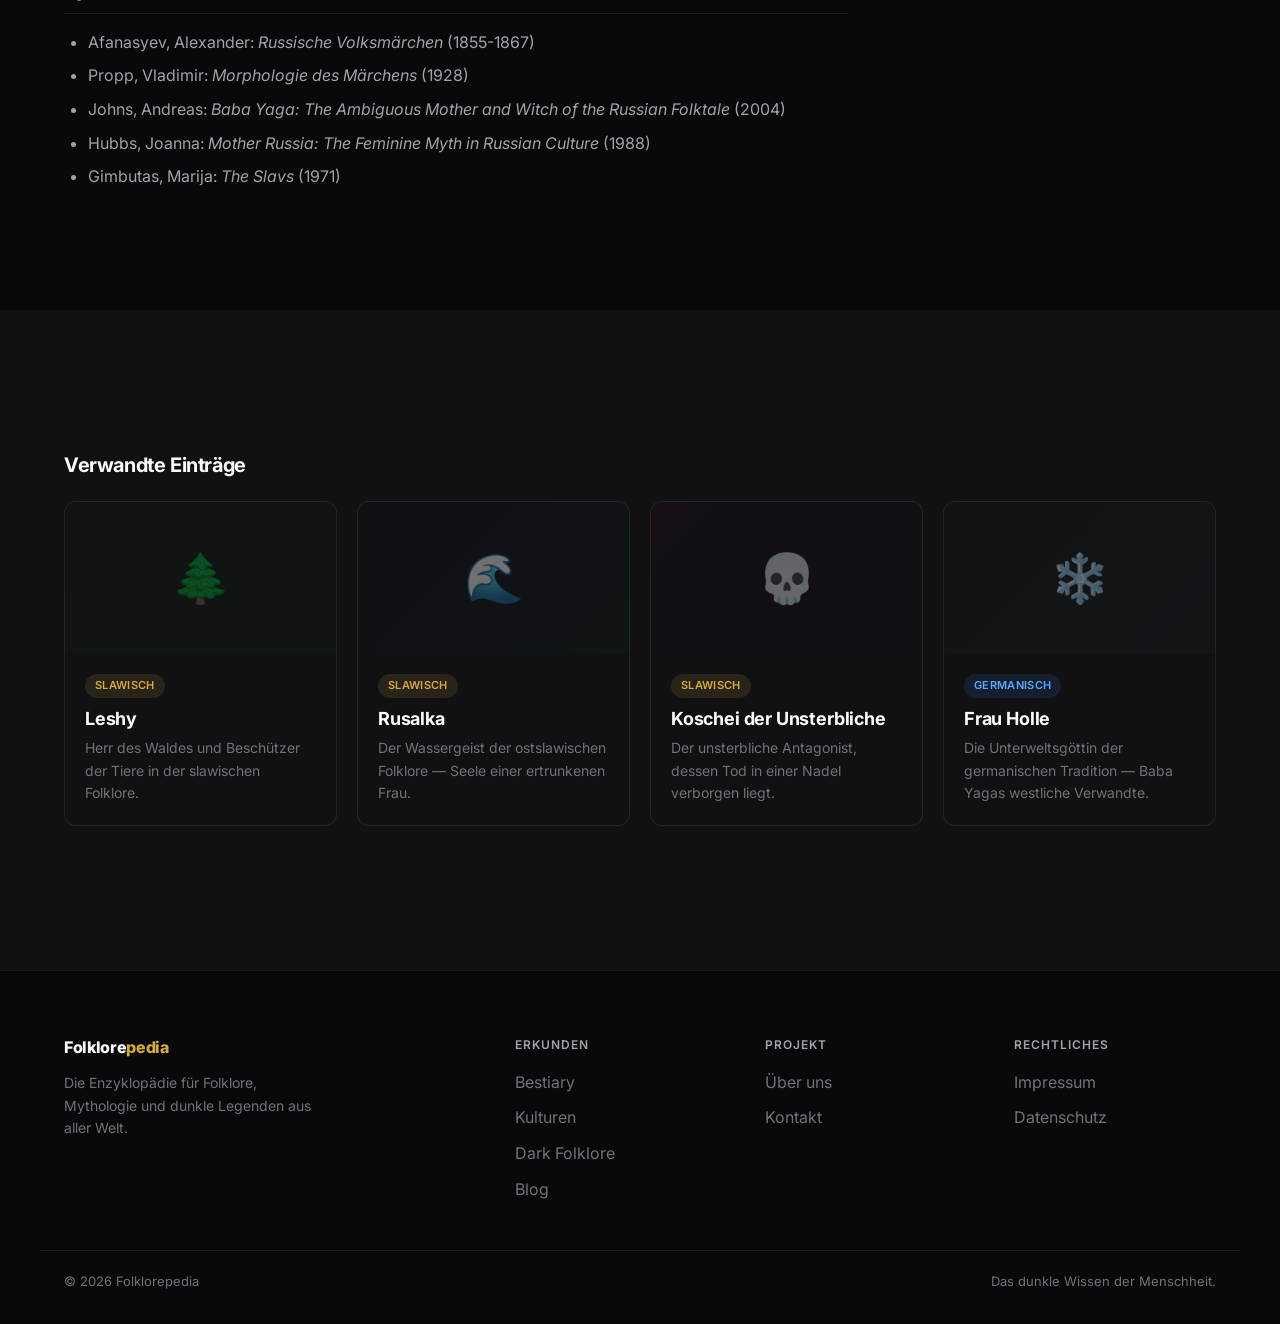
<file: bestiary/baba-yaga.html>
<!DOCTYPE html>
<html lang="de">
<head>
  <meta charset="UTF-8">
  <meta name="viewport" content="width=device-width, initial-scale=1.0">
  <title>Baba Yaga — Die Hexe des slawischen Waldes | Folklorepedia</title>
  <meta name="description" content="Alles über Baba Yaga: Herkunft, Hütte auf Hühnerbeinen, Geschichten und kultureller Kontext der slawischen Hexenfigur.">
  <meta name="robots" content="index, follow">
  <link rel="canonical" href="https://folklorepedia.de/bestiary/baba-yaga.html">
  <meta property="og:title" content="Baba Yaga — Die Hexe des slawischen Waldes | Folklorepedia">
  <meta property="og:description" content="Alles über Baba Yaga: Herkunft, Hütte auf Hühnerbeinen, Geschichten und kultureller Kontext der slawischen Hexenfigur.">
  <meta property="og:type" content="article">
  <meta property="og:url" content="https://folklorepedia.de/bestiary/baba-yaga.html">
  <link rel="preconnect" href="https://fonts.googleapis.com">
  <link rel="preconnect" href="https://fonts.gstatic.com" crossorigin>
  <link href="https://fonts.googleapis.com/css2?family=Inter:wght@400;500;600;700&family=Outfit:wght@600;700;800&display=swap" rel="stylesheet">
  <link rel="stylesheet" href="../style.css">
</head>
<body class="fp-body">

<nav class="fp-nav">
  <div class="fp-nav__inner">
    <a href="/" class="fp-nav__logo">Folklore<span>pedia</span></a>
    <button class="fp-nav__toggle" aria-label="Menü" aria-expanded="false">
      <span></span><span></span><span></span>
    </button>
    <ul class="fp-nav__menu">
      <li><a href="/bestiary.html" class="fp-nav__link">Bestiary</a></li>
      <li><a href="/kulturen.html" class="fp-nav__link">Kulturen</a></li>
      <li><a href="/dark-folklore.html" class="fp-nav__link">Dark Folklore</a></li>
      <li><a href="/blog.html" class="fp-nav__link">Blog</a></li>
      <li><a href="/ueber-uns.html" class="fp-nav__link">Über uns</a></li>
    </ul>
  </div>
</nav>

<!-- BREADCRUMB -->
<div style="padding: calc(var(--fp-nav-h, 64px) + 24px) 0 0;">
  <div class="fp-container">
    <nav style="font-size:13px; color:var(--fp-text-muted);">
      <a href="/" style="color:var(--fp-text-muted);">Startseite</a>
      <span style="margin:0 8px; opacity:0.4;">/</span>
      <a href="/bestiary.html" style="color:var(--fp-text-muted);">Bestiary</a>
      <span style="margin:0 8px; opacity:0.4;">/</span>
      <span style="color:var(--fp-text-secondary);">Baba Yaga</span>
    </nav>
  </div>
</div>

<!-- ARTICLE HERO -->
<header style="padding: 32px 0 48px; position:relative;">
  <div style="position:absolute; inset:0; pointer-events:none; background: radial-gradient(ellipse 80% 60% at 50% 0%, rgba(139,92,246,0.04) 0%, transparent 100%);"></div>
  <div class="fp-container" style="position:relative;">
    <div style="display:flex; gap:12px; margin-bottom:16px; flex-wrap:wrap;">
      <span class="fp-tag fp-tag--accent">Slawische Folklore</span>
      <span class="fp-tag fp-tag--purple">Hexe</span>
      <span class="fp-tag fp-tag--red">Dark Folklore</span>
      <span class="fp-darkness" title="Dunkelheitsstufe 4/5">&#x263D;&#x263D;&#x263D;&#x263D;</span>
    </div>
    <h1 class="fp-h1" style="margin-bottom:16px;">Baba Yaga</h1>
    <p class="fp-lead" style="max-width:680px;">Die alte Hexe des slawischen Waldes — weise Helferin, grausame Feindin, und eine der mächtigsten Figuren der europäischen Folklore.</p>
  </div>
</header>

<!-- ARTICLE CONTENT -->
<section style="padding: 0 0 96px;">
  <div class="fp-article">
    <!-- MAIN CONTENT -->
    <div class="fp-article__main">

      <!-- Atmospheric Quote -->
      <blockquote class="fp-blockquote">
        „Hüttchen, Hüttchen, dreh dich mit dem Rücken zum Wald und dem Gesicht zu mir!"<br>
        <span style="font-size:14px; font-style:normal; color:var(--fp-text-muted); display:block; margin-top:8px;">— Traditionelle Anrufung der Hütte von Baba Yaga</span>
      </blockquote>

      <!-- Table of Contents -->
      <div class="fp-toc">
        <p class="fp-toc__title">Inhalt</p>
        <ol class="fp-toc__list">
          <li><a href="#herkunft">Herkunft &amp; Geschichte</a></li>
          <li><a href="#beschreibung">Beschreibung &amp; Erscheinung</a></li>
          <li><a href="#huette">Die Hütte auf Hühnerbeinen</a></li>
          <li><a href="#faehigkeiten">Fähigkeiten &amp; Eigenschaften</a></li>
          <li><a href="#geschichten">Berühmte Geschichten</a></li>
          <li><a href="#kulturell">Kultureller Kontext</a></li>
          <li><a href="#varianten">Varianten in anderen Kulturen</a></li>
          <li><a href="#popkultur">In der Popkultur</a></li>
          <li><a href="#quellen">Quellen</a></li>
        </ol>
      </div>

      <!-- Herkunft -->
      <h2 id="herkunft">Herkunft &amp; Geschichte</h2>
      <p>Baba Yaga ist eine der ältesten und beständigsten Figuren der slawischen Folklore. Ihre Ursprünge reichen vermutlich in die vorchristliche Zeit der ostslawischen Völker zurück, als die Verehrung von Naturgeistern und die Angst vor dem tiefen Wald das tägliche Leben bestimmten.</p>
      <p>Der Name „Baba" bedeutet im Altslawischen „Großmutter" oder „alte Frau", während die Herkunft von „Yaga" umstritten ist. Einige Linguisten verbinden es mit dem altrussischen Wort „jaga" (Schrecken, Schauer), andere mit dem serbokroatischen „jeza" (Grauen). In jedem Fall transportiert der Name die doppelte Natur der Figur: familiäre Nähe und abgrundtiefes Grauen.</p>
      <p>Die frühesten schriftlichen Erwähnungen von Baba Yaga finden sich in russischen Quellen des 18. Jahrhunderts, doch die mündliche Tradition ist wesentlich älter. Der Folklorist Alexander Afanasyev sammelte im 19. Jahrhundert zahlreiche Geschichten, in denen Baba Yaga eine zentrale Rolle spielt — darunter „Wassilissa die Schöne" und „Die Froschprinzessin".</p>

      <!-- Beschreibung -->
      <h2 id="beschreibung">Beschreibung &amp; Erscheinung</h2>
      <p>Baba Yaga wird traditionell als eine hagere, furchterregende alte Frau mit einer langen, knochigen Nase beschrieben. Ihre Nase ist so lang, dass sie gegen die Decke ihrer Hütte stößt, wenn sie sich hinlegt. Ihre Beine werden oft als „knöchern" bezeichnet — ein Hinweis darauf, dass sie halb im Reich der Toten wandelt.</p>
      <p>Sie trägt zerrissene Gewänder und bewegt sich mit übernatürlicher Geschwindigkeit durch den Wald. Ihr wichtigstes Fortbewegungsmittel ist ein riesiger Mörser, in dem sie durch die Lüfte fliegt, während sie mit dem Stößel lenkt und mit einem Besen aus Birkenruten ihre Spuren verwischt.</p>

      <!-- Die Hütte -->
      <h2 id="huette">Die Hütte auf Hühnerbeinen</h2>
      <p>Das ikonischste Element der Baba-Yaga-Geschichten ist ihre Behausung: eine Blockhütte (Isba), die auf zwei riesigen Hühnerbeinen steht und sich drehen kann. Die Hütte hat ein eigenes Bewusstsein — sie kann sich bewegen, drehen und Besucher abweisen.</p>
      <p>Um die Hütte zu betreten, muss der Reisende die richtige Formel sprechen: „Hüttchen, Hüttchen, dreh dich mit dem Rücken zum Wald und dem Gesicht zu mir!" Erst dann dreht sich die Hütte und offenbart ihre Tür.</p>
      <p>Der Zaun um die Hütte besteht aus menschlichen Knochen, die Torpfosten aus Beinknochen, und auf dem Zaun sitzen Totenköpfe, deren Augenhöhlen in der Nacht leuchten. Diese makabre Dekoration unterstreicht Baba Yagas Verbindung zum Tod und zur Anderswelt.</p>

      <div style="background: var(--fp-bg-surface); border: 1px solid var(--fp-border); border-radius: var(--fp-radius); padding: 24px; margin: 32px 0;">
        <p class="fp-overline" style="margin-bottom:12px;">Wusstest du?</p>
        <p style="font-size:15px; color:var(--fp-text-secondary); line-height:1.7; margin:0;">Die leuchtenden Totenschädel auf dem Zaun von Baba Yaga könnten eine kulturelle Erinnerung an die slawische Praxis sein, Lagerfeuer auf erhöhten Pfosten zu errichten, um wilde Tiere fernzuhalten — eine Tradition, die in der Folklore zu etwas Übernatürlichem transformiert wurde.</p>
      </div>

      <!-- Fähigkeiten -->
      <h2 id="faehigkeiten">Fähigkeiten &amp; Eigenschaften</h2>
      <p>Baba Yaga besitzt eine Vielzahl übernatürlicher Kräfte:</p>
      <ul>
        <li><strong>Gestaltwandlung</strong> — Sie kann ihre Form verändern und als verschiedene Tiere erscheinen</li>
        <li><strong>Wahrsagerei</strong> — Sie kennt die Vergangenheit, Gegenwart und Zukunft</li>
        <li><strong>Kontrolle über Naturkräfte</strong> — Tag und Nacht gehorchen ihr als „Reiter" (der Weiße Reiter = Morgen, der Rote Reiter = Sonne, der Schwarze Reiter = Nacht)</li>
        <li><strong>Zaubertränke &amp; Flüche</strong> — Meisterin der Kräuterkunde und schwarzen Magie</li>
        <li><strong>Unsterblichkeit</strong> — Sie altert, kann aber nicht sterben</li>
        <li><strong>Übernatürlicher Appetit</strong> — Diejenigen, die ihre Prüfungen nicht bestehen, werden verschlungen</li>
      </ul>

      <!-- Berühmte Geschichten -->
      <h2 id="geschichten">Berühmte Geschichten</h2>
      <h3>Wassilissa die Schöne</h3>
      <p>Die berühmteste Baba-Yaga-Geschichte: Die junge Wassilissa wird von ihrer bösen Stiefmutter zu Baba Yaga geschickt, um Feuer zu holen. Bewaffnet nur mit einer magischen Puppe, die ihr ihre sterbende Mutter geschenkt hatte, muss Wassilissa unmögliche Aufgaben bestehen. Ihre Reinheit und Klugheit siegen — Baba Yaga gibt ihr einen leuchtenden Totenschädel, dessen Feuer die Stiefmutter und ihre Töchter verbrennt.</p>
      <h3>Die Froschprinzessin</h3>
      <p>Iwan Zarewitsch sucht Baba Yaga auf seiner Suche nach seiner verzauberten Frau auf. Hier erscheint Baba Yaga als Ratgeberin — gefährlich, aber letztendlich hilfsbereit für den reinen Helden.</p>
      <h3>Die drei Baba Yagas</h3>
      <p>In einigen Traditionen gibt es nicht eine, sondern drei Baba Yagas — Schwestern, die in verschiedenen Teilen des Waldes leben. Der Held muss alle drei aufsuchen, wobei jede gefährlicher ist als die vorherige.</p>

      <!-- Kultureller Kontext -->
      <h2 id="kulturell">Kultureller Kontext</h2>
      <p>In der strukturellen Folklore-Analyse nach Vladimir Propp fungiert Baba Yaga als klassische Schwellenhüterin. Sie steht an der Grenze zwischen der bekannten und der übernatürlichen Welt. Der Held muss ihre Prüfungen bestehen, um transformiert und gestärkt weiterzuziehen.</p>
      <p>Baba Yaga vereint zwei scheinbar widersprüchliche Archetypen: die Große Mutter und die Verschlingerin. Sie ist gleichzeitig Nahrgeberin (sie nährt den Helden, gibt ihm magische Hilfsmittel) und Todesbringerin (sie verschlingt die Unwürdigen). Diese Ambivalenz spiegelt die slawische Vorstellung wider, dass Leben und Tod untrennbar verbunden sind.</p>
      <p>Einige Forscher, darunter Marija Gimbutas, sehen in Baba Yaga die Erinnerung an eine vorchristliche Totengöttin, die im Zuge der Christianisierung der Slawen zu einer angsteinflößenden Hexenfigur degradiert wurde.</p>

      <!-- Varianten -->
      <h2 id="varianten">Varianten in anderen Kulturen</h2>
      <p>Das Motiv der übernatürlichen Waldhexe findet sich in vielen Kulturen:</p>
      <ul>
        <li><strong>Ježibaba</strong> (Tschechisch/Slowakisch) — Direkte Verwandte, die in tschechischen Märchen ähnliche Funktionen erfüllt</li>
        <li><strong>Frau Holle</strong> (Deutsch) — Die ambivalente Unterweltsgöttin der deutschen Märchentradition teilt Baba Yagas Prüfungsmotiv</li>
        <li><strong>Yama-uba</strong> (Japanisch) — Die Berghexe der japanischen Folklore, die Reisende verschlingt, aber manchmal auch Kinder aufzieht</li>
        <li><strong>Black Annis</strong> (Englisch) — Die blauhäutige Hexe der englischen Folklore, die in einer Höhle lebt und Kinder frisst</li>
        <li><strong>Louhi</strong> (Finnisch) — Die Herrin von Pohjola im Kalevala, eine mächtige Zauberin des Nordens</li>
      </ul>

      <!-- Popkultur -->
      <h2 id="popkultur">In der Popkultur</h2>
      <p>Baba Yaga hat in der modernen Popkultur zahlreiche Inkarnationen erfahren:</p>
      <ul>
        <li><strong>John Wick</strong> — Der Protagonist wird als „Baba Yaga" bezeichnet, was die universelle Furcht vor der Figur unterstreicht (auch wenn die Verwendung historisch ungenau ist)</li>
        <li><strong>The Witcher 3: Wild Hunt</strong> — Die Damen des Waldes basieren teilweise auf dem Baba-Yaga-Archetyp</li>
        <li><strong>Hellboy</strong> — Mike Mignolas Comic-Universum integriert Baba Yaga als wiederkehrende Antagonistin</li>
        <li><strong>Smite &amp; Dungeons &amp; Dragons</strong> — Baba Yaga erscheint als spielbare Figur und mächtiger NSC</li>
        <li><strong>Studio Ghibli</strong> — Hayao Miyazakis „Chihiros Reise" enthält deutliche Baba-Yaga-Motive in der Figur der Zeniba/Yubaba</li>
      </ul>

      <!-- Quellen -->
      <h2 id="quellen">Quellen &amp; Weiterführendes</h2>
      <ul>
        <li>Afanasyev, Alexander: <em>Russische Volksmärchen</em> (1855-1867)</li>
        <li>Propp, Vladimir: <em>Morphologie des Märchens</em> (1928)</li>
        <li>Johns, Andreas: <em>Baba Yaga: The Ambiguous Mother and Witch of the Russian Folktale</em> (2004)</li>
        <li>Hubbs, Joanna: <em>Mother Russia: The Feminine Myth in Russian Culture</em> (1988)</li>
        <li>Gimbutas, Marija: <em>The Slavs</em> (1971)</li>
      </ul>
    </div>

    <!-- SIDEBAR / INFOBOX -->
    <aside>
      <div class="fp-infobox">
        <div class="fp-infobox__header">
          <h2 class="fp-infobox__title">Baba Yaga</h2>
        </div>
        <img class="fp-infobox__visual" src="../assets/images/bestiary/baba-yaga.webp" alt="Baba Yaga — Slawische Hexe" style="width:100%; aspect-ratio:4/3; object-fit:cover;">
        <div class="fp-infobox__table">
          <div class="fp-infobox__row">
            <span class="fp-infobox__label">Kategorie</span>
            <span class="fp-infobox__value"><span class="fp-tag fp-tag--purple" style="font-size:10px;">Hexe</span></span>
          </div>
          <div class="fp-infobox__row">
            <span class="fp-infobox__label">Kultur</span>
            <span class="fp-infobox__value">Slawisch (Russisch, Polnisch, Tschechisch)</span>
          </div>
          <div class="fp-infobox__row">
            <span class="fp-infobox__label">Region</span>
            <span class="fp-infobox__value">Osteuropa</span>
          </div>
          <div class="fp-infobox__row">
            <span class="fp-infobox__label">Typ</span>
            <span class="fp-infobox__value">Hexe / Schwellenhüterin</span>
          </div>
          <div class="fp-infobox__row">
            <span class="fp-infobox__label">Andere Namen</span>
            <span class="fp-infobox__value">Baba Jaga, Ježibaba, Baba Roga, Baba Jędza</span>
          </div>
          <div class="fp-infobox__row">
            <span class="fp-infobox__label">Ersterwähnung</span>
            <span class="fp-infobox__value">Mündliche Tradition, schriftlich ab 18. Jh.</span>
          </div>
          <div class="fp-infobox__row">
            <span class="fp-infobox__label">Dunkelheit</span>
            <span class="fp-infobox__value"><span class="fp-darkness">&#x263D;&#x263D;&#x263D;&#x263D;</span> 4/5</span>
          </div>
          <div class="fp-infobox__row">
            <span class="fp-infobox__label">ATU-Index</span>
            <span class="fp-infobox__value">ATU 480, 313, 327</span>
          </div>
        </div>
      </div>

      <!-- Sidebar TOC -->
      <div class="fp-toc" style="margin-top:20px;">
        <p class="fp-toc__title">Verwandte Einträge</p>
        <ul class="fp-toc__list" style="list-style:none;">
          <li><a href="/bestiary/leshy.html">&#x1F332; Leshy</a></li>
          <li><a href="/bestiary/rusalka.html">&#x1F30A; Rusalka</a></li>
          <li><a href="/bestiary/koschei.html">&#x1F480; Koschei der Unsterbliche</a></li>
          <li><a href="/bestiary/domovoi.html">&#x1F3E0; Domovoi</a></li>
          <li><a href="/bestiary/strigoi.html">&#x1F9DB; Strigoi</a></li>
          <li><a href="/kulturen/slawisch.html">&#x1F30D; Slawische Folklore</a></li>
        </ul>
      </div>
    </aside>
  </div>
</section>

<!-- RELATED ENTRIES -->
<section class="fp-section fp-section--alt">
  <div class="fp-container">
    <div class="fp-related">
      <h2 class="fp-related__title">Verwandte Einträge</h2>
      <div class="fp-grid fp-grid--4">
        <a href="/bestiary/leshy.html" class="fp-card">
          <div class="fp-card__image-placeholder" style="background: linear-gradient(135deg, #0f1a0f 0%, #0f1a1a 100%);">&#x1F332;</div>
          <div class="fp-card__body">
            <div class="fp-card__meta"><span class="fp-tag fp-tag--accent">Slawisch</span></div>
            <h3 class="fp-card__title">Leshy</h3>
            <p class="fp-card__excerpt">Herr des Waldes und Beschützer der Tiere in der slawischen Folklore.</p>
          </div>
        </a>
        <a href="/bestiary/rusalka.html" class="fp-card">
          <div class="fp-card__image-placeholder" style="background: linear-gradient(135deg, #0f0f1a 0%, #0f1a1a 100%);">&#x1F30A;</div>
          <div class="fp-card__body">
            <div class="fp-card__meta"><span class="fp-tag fp-tag--accent">Slawisch</span></div>
            <h3 class="fp-card__title">Rusalka</h3>
            <p class="fp-card__excerpt">Der Wassergeist der ostslawischen Folklore — Seele einer ertrunkenen Frau.</p>
          </div>
        </a>
        <a href="/bestiary/koschei.html" class="fp-card">
          <div class="fp-card__image-placeholder" style="background: linear-gradient(135deg, #1a0f1a 0%, #0f0f1a 100%);">&#x1F480;</div>
          <div class="fp-card__body">
            <div class="fp-card__meta"><span class="fp-tag fp-tag--accent">Slawisch</span></div>
            <h3 class="fp-card__title">Koschei der Unsterbliche</h3>
            <p class="fp-card__excerpt">Der unsterbliche Antagonist, dessen Tod in einer Nadel verborgen liegt.</p>
          </div>
        </a>
        <a href="/bestiary/frau-holle.html" class="fp-card">
          <div class="fp-card__image-placeholder" style="background: linear-gradient(135deg, #0f1a1a 0%, #1a1a1f 100%);">&#x2744;&#xFE0F;</div>
          <div class="fp-card__body">
            <div class="fp-card__meta"><span class="fp-tag fp-tag--blue">Germanisch</span></div>
            <h3 class="fp-card__title">Frau Holle</h3>
            <p class="fp-card__excerpt">Die Unterweltsgöttin der germanischen Tradition — Baba Yagas westliche Verwandte.</p>
          </div>
        </a>
      </div>
    </div>
  </div>
</section>

<footer class="fp-footer">
  <div class="fp-footer__grid">
    <div>
      <p class="fp-footer__brand">Folklore<span>pedia</span></p>
      <p class="fp-footer__desc">Die Enzyklopädie für Folklore, Mythologie und dunkle Legenden aus aller Welt.</p>
    </div>
    <div>
      <p class="fp-footer__heading">Erkunden</p>
      <ul class="fp-footer__links">
        <li><a href="/bestiary.html">Bestiary</a></li>
        <li><a href="/kulturen.html">Kulturen</a></li>
        <li><a href="/dark-folklore.html">Dark Folklore</a></li>
        <li><a href="/blog.html">Blog</a></li>
      </ul>
    </div>
    <div>
      <p class="fp-footer__heading">Projekt</p>
      <ul class="fp-footer__links">
        <li><a href="/ueber-uns.html">Über uns</a></li>
        <li><a href="/kontakt.html">Kontakt</a></li>
      </ul>
    </div>
    <div>
      <p class="fp-footer__heading">Rechtliches</p>
      <ul class="fp-footer__links">
        <li><a href="/impressum.html">Impressum</a></li>
        <li><a href="/datenschutz.html">Datenschutz</a></li>
      </ul>
    </div>
  </div>
  <div class="fp-footer__bottom">
    <p>&copy; 2026 Folklorepedia</p>
    <p>Das dunkle Wissen der Menschheit.</p>
  </div>
</footer>

<script src="../nav.js"></script>
</body>
</html>
</file>
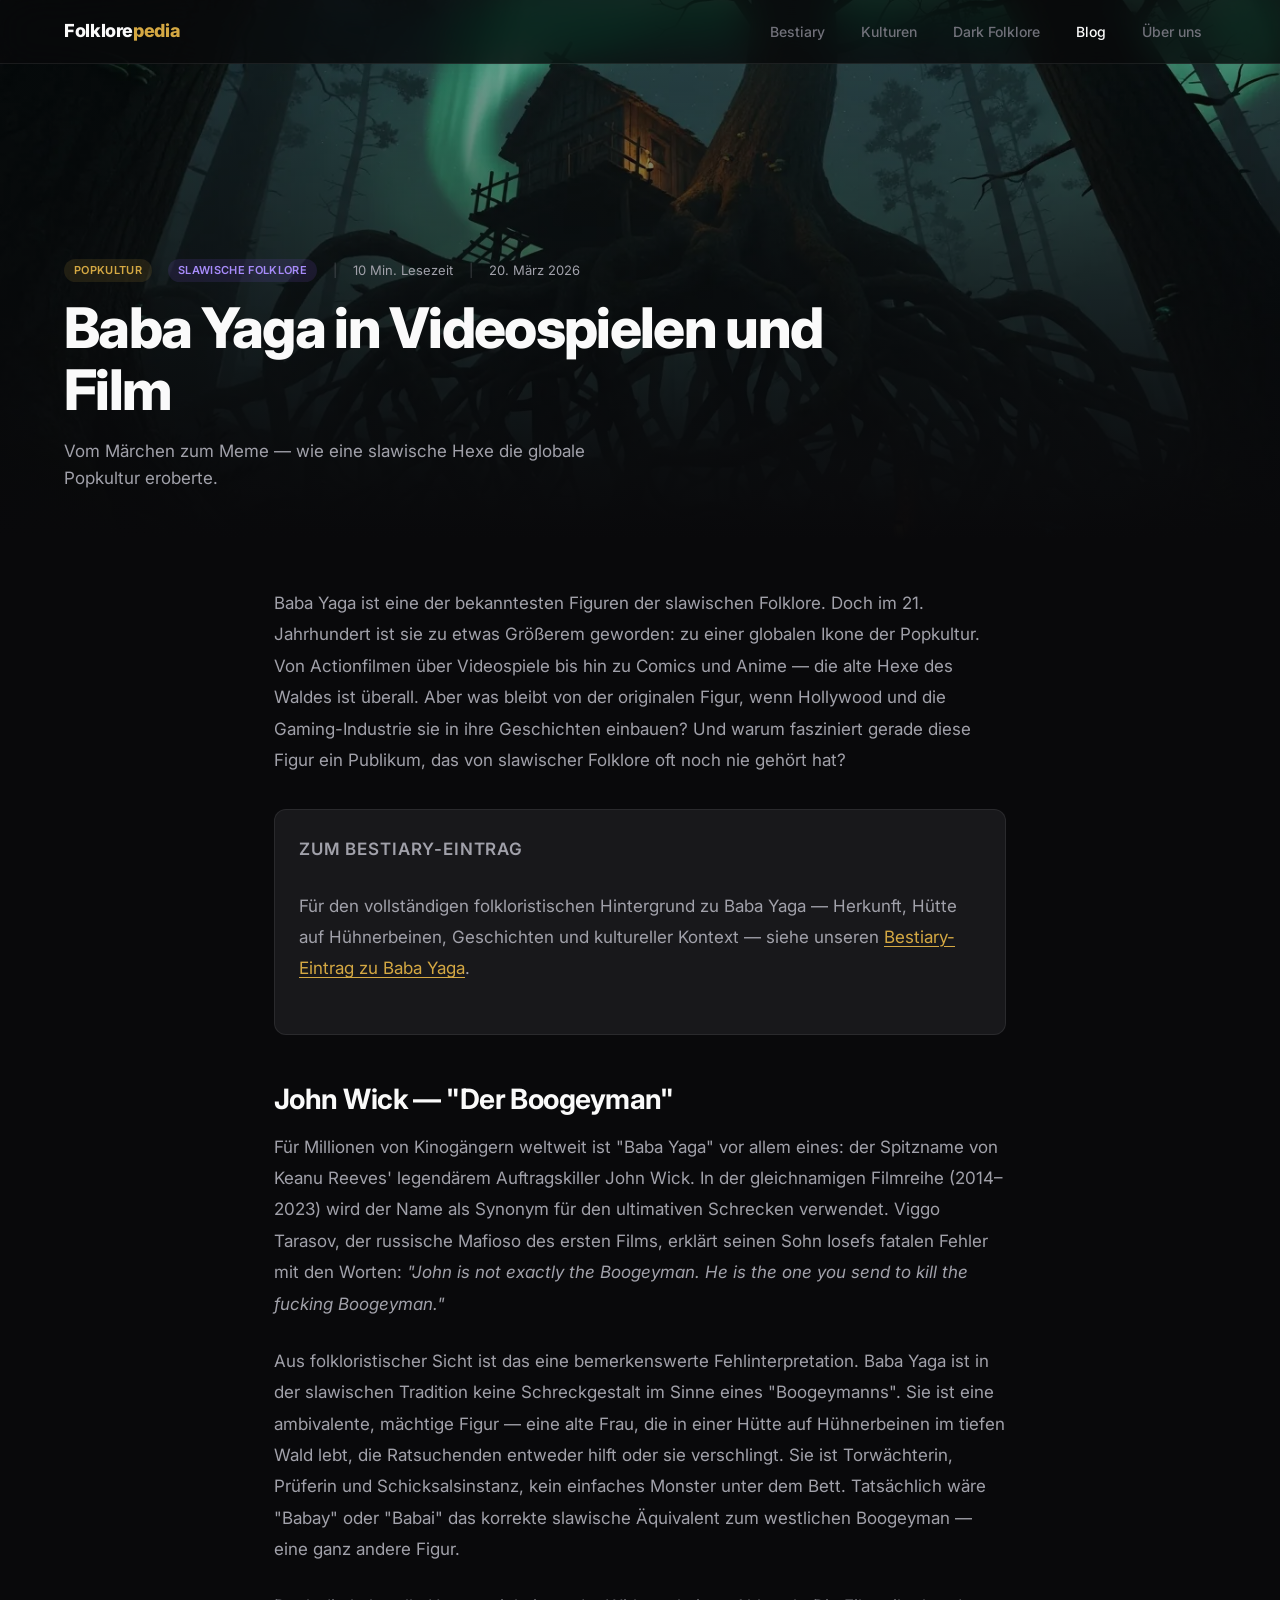
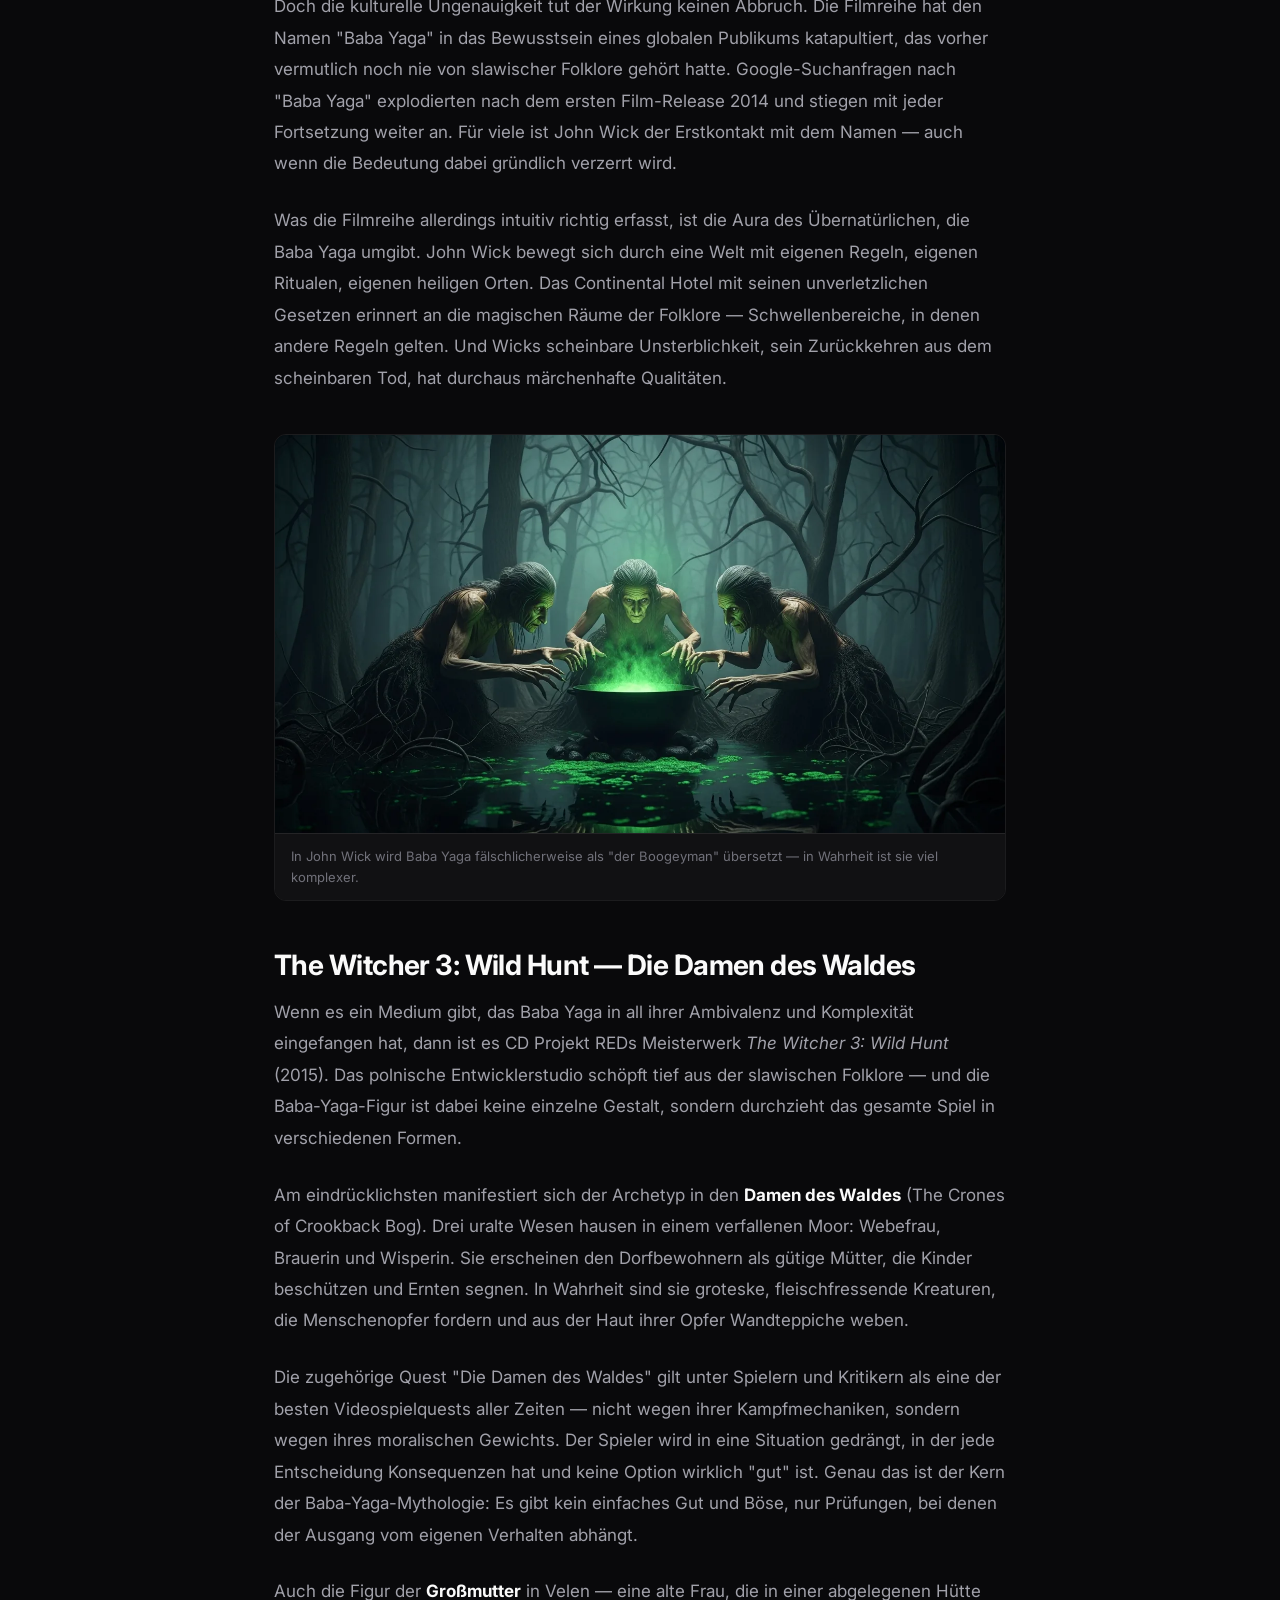
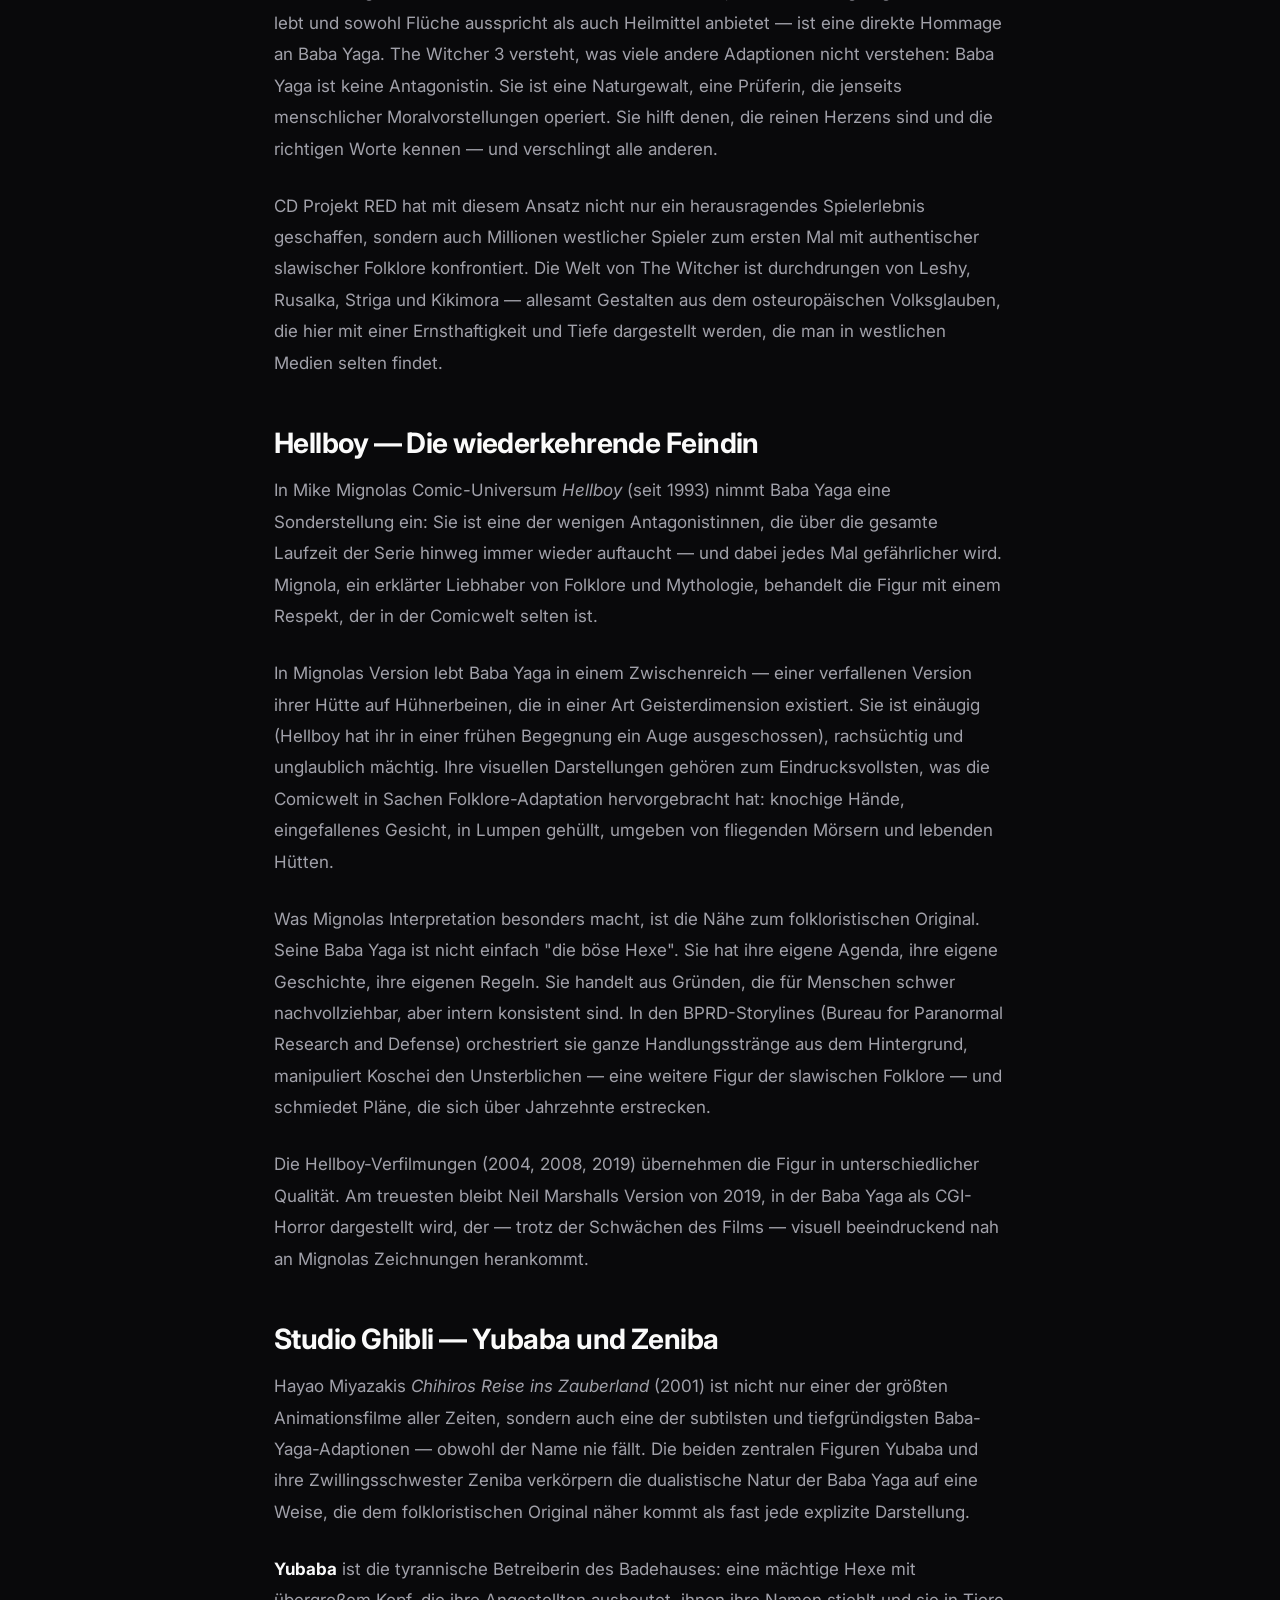
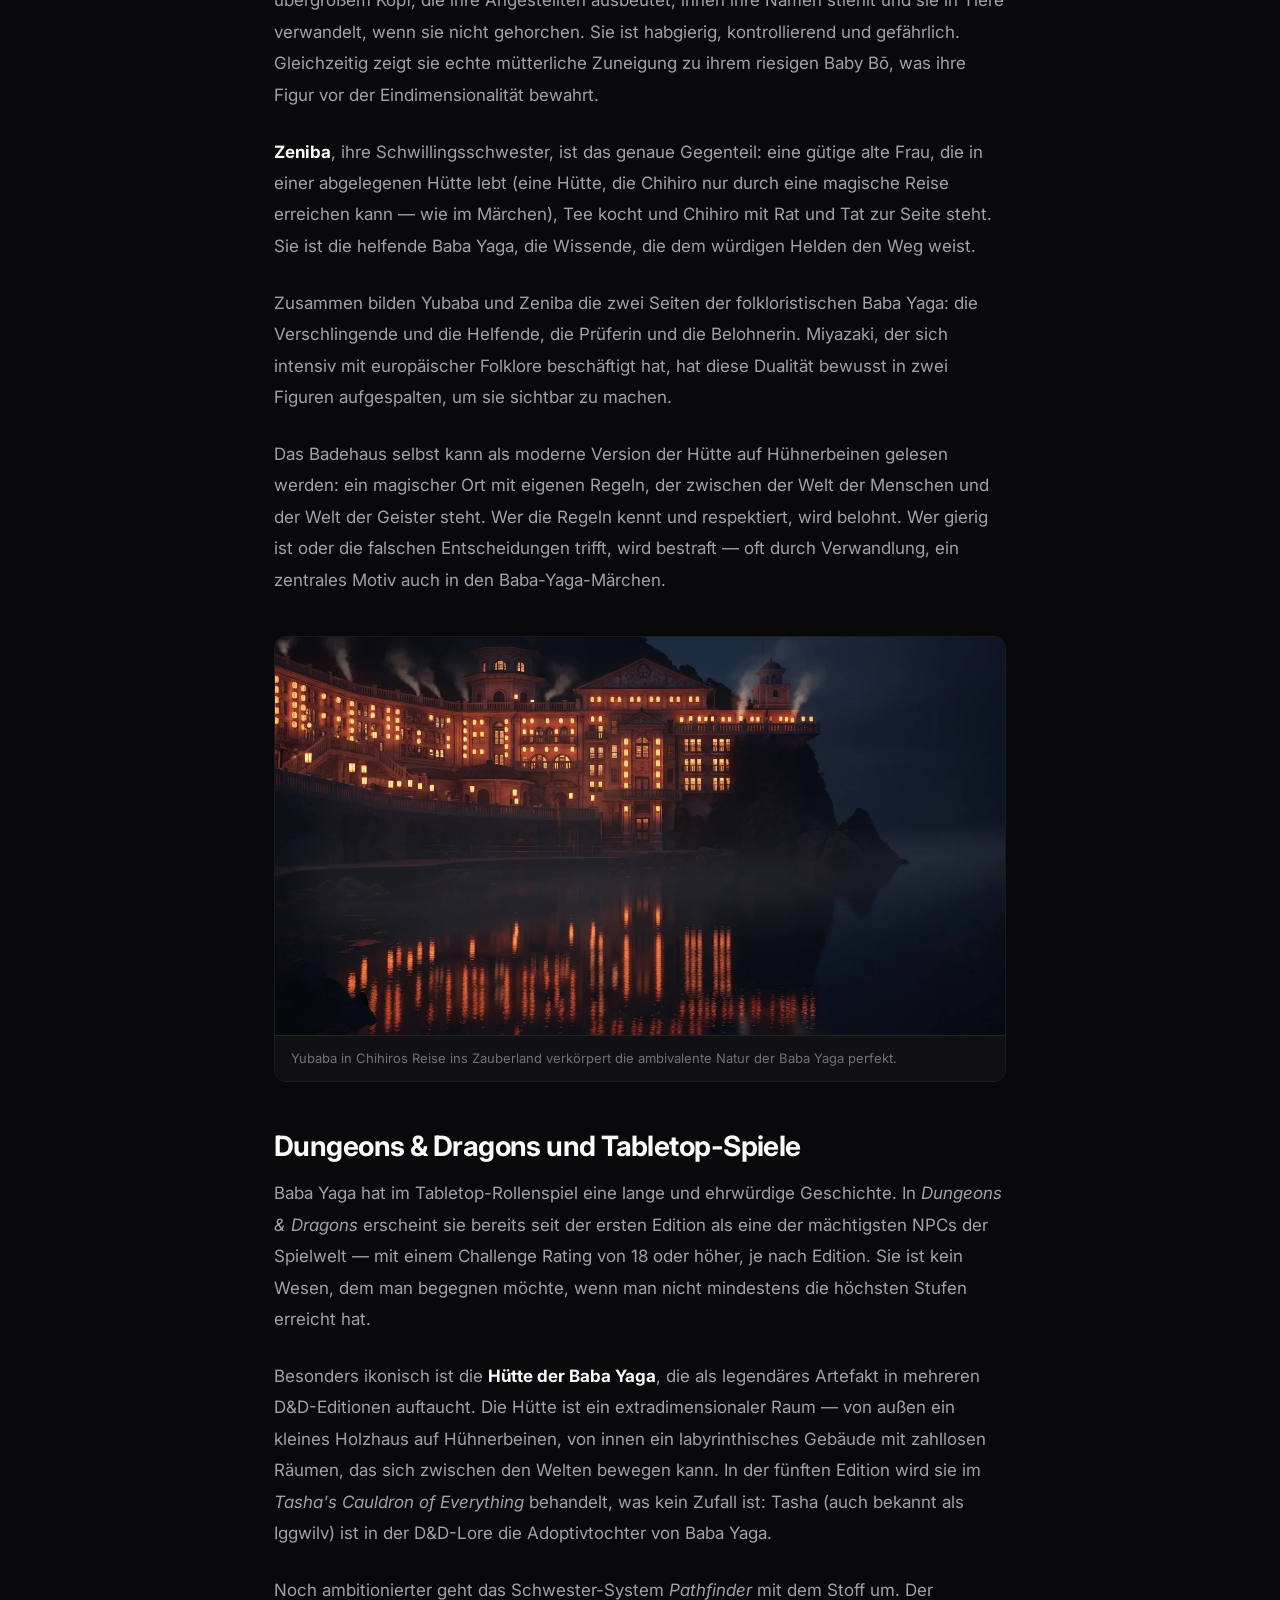
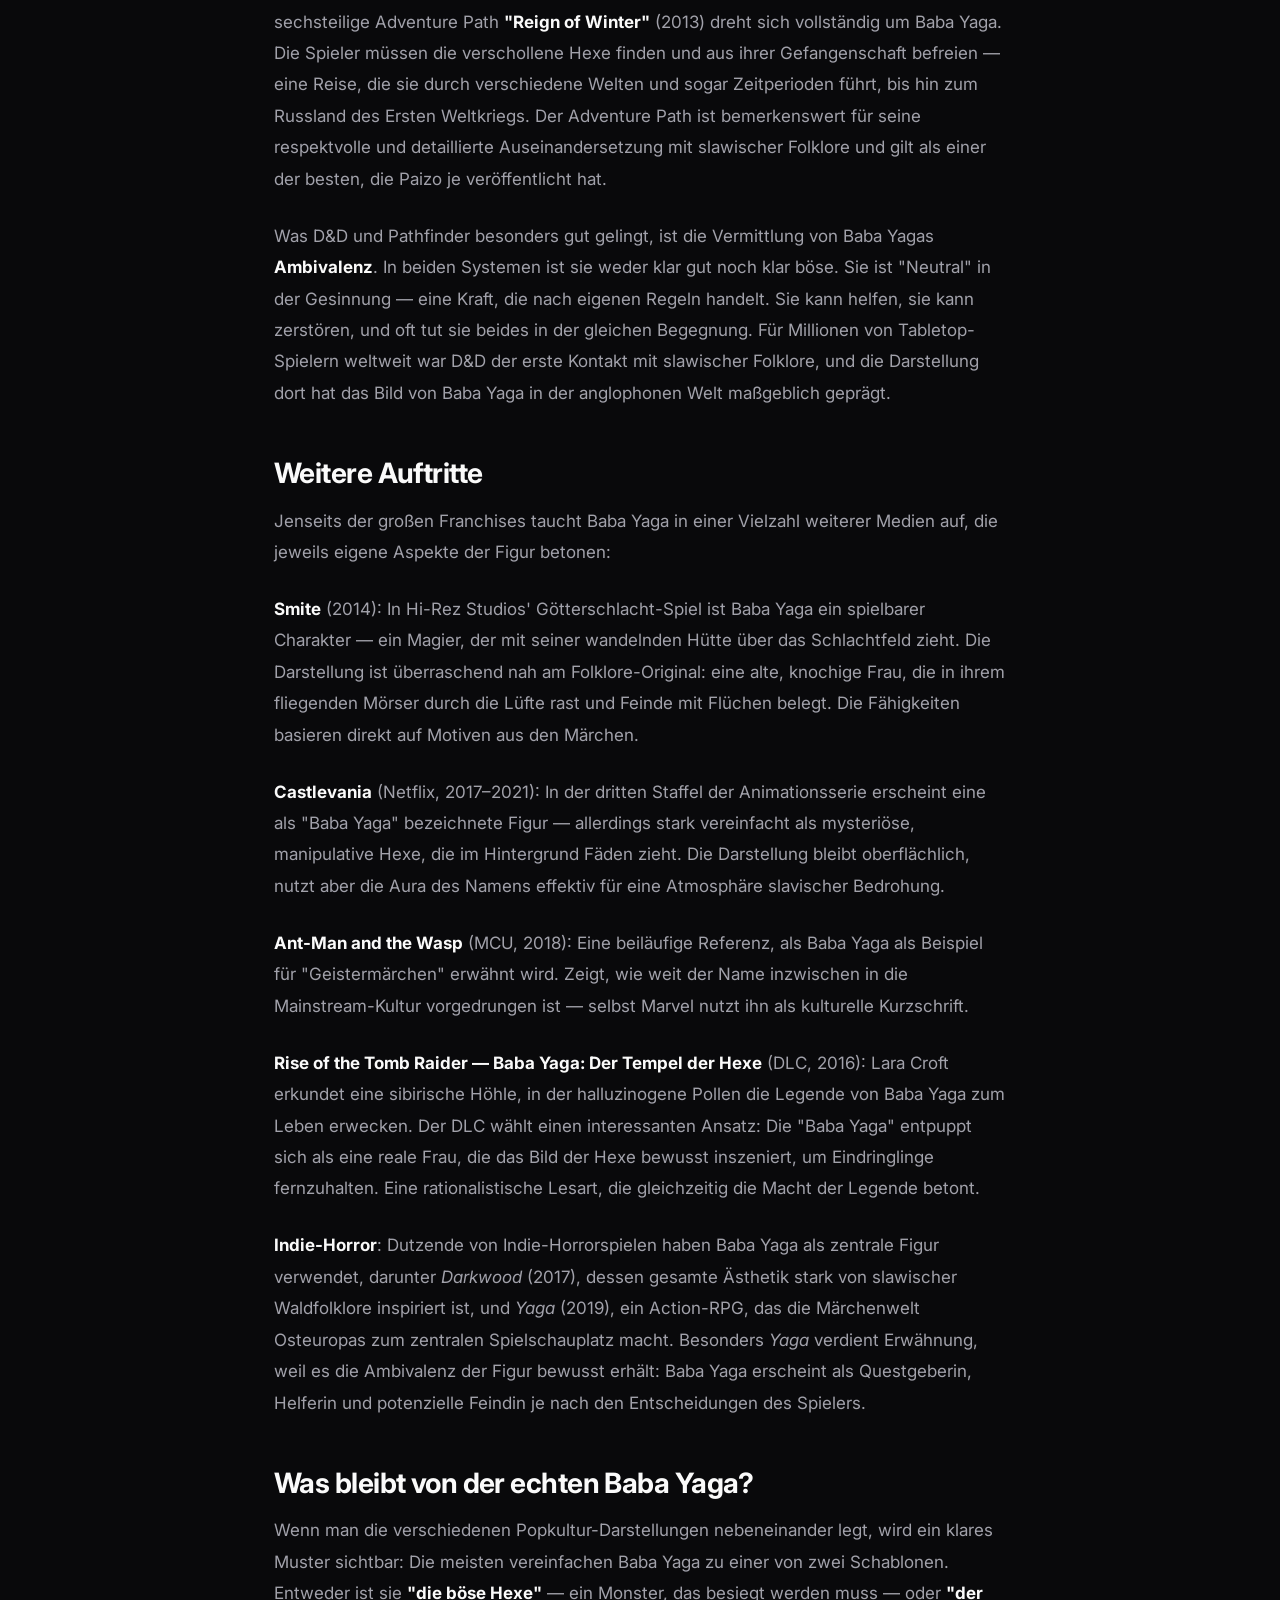
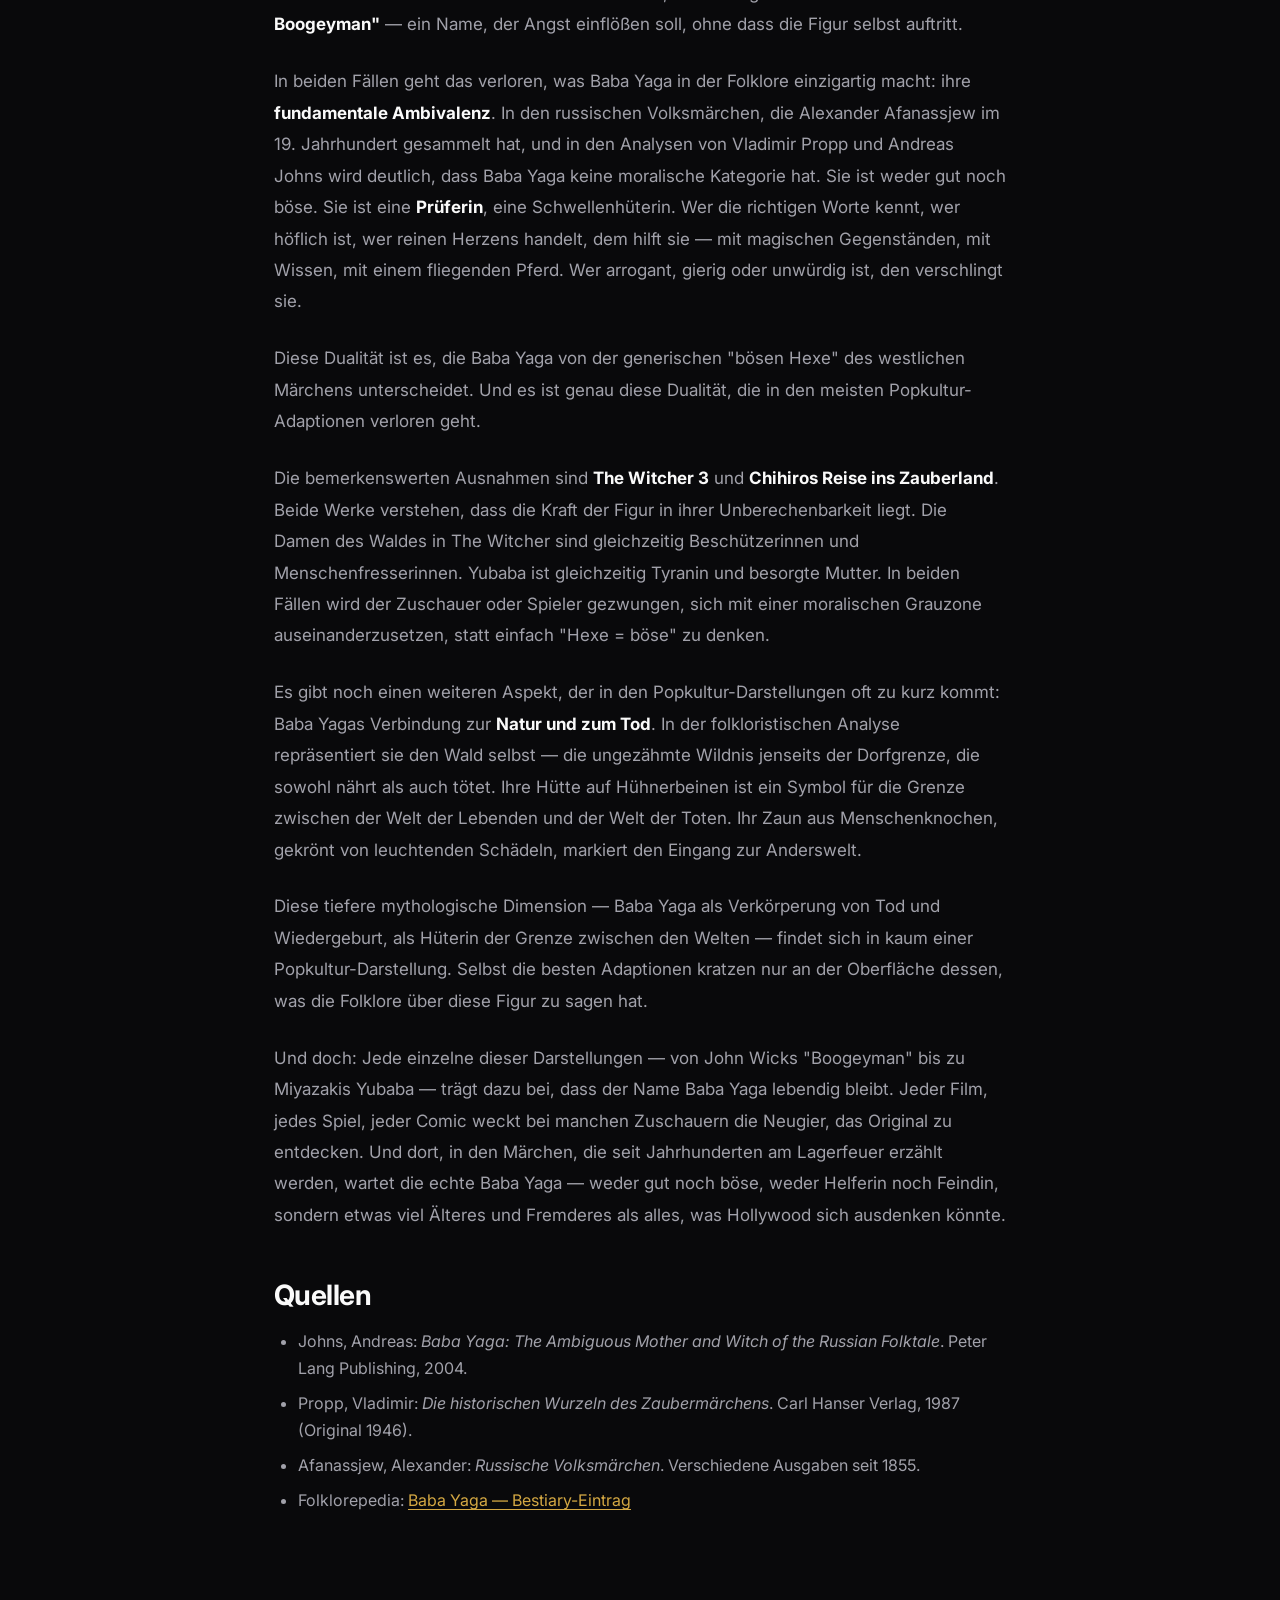
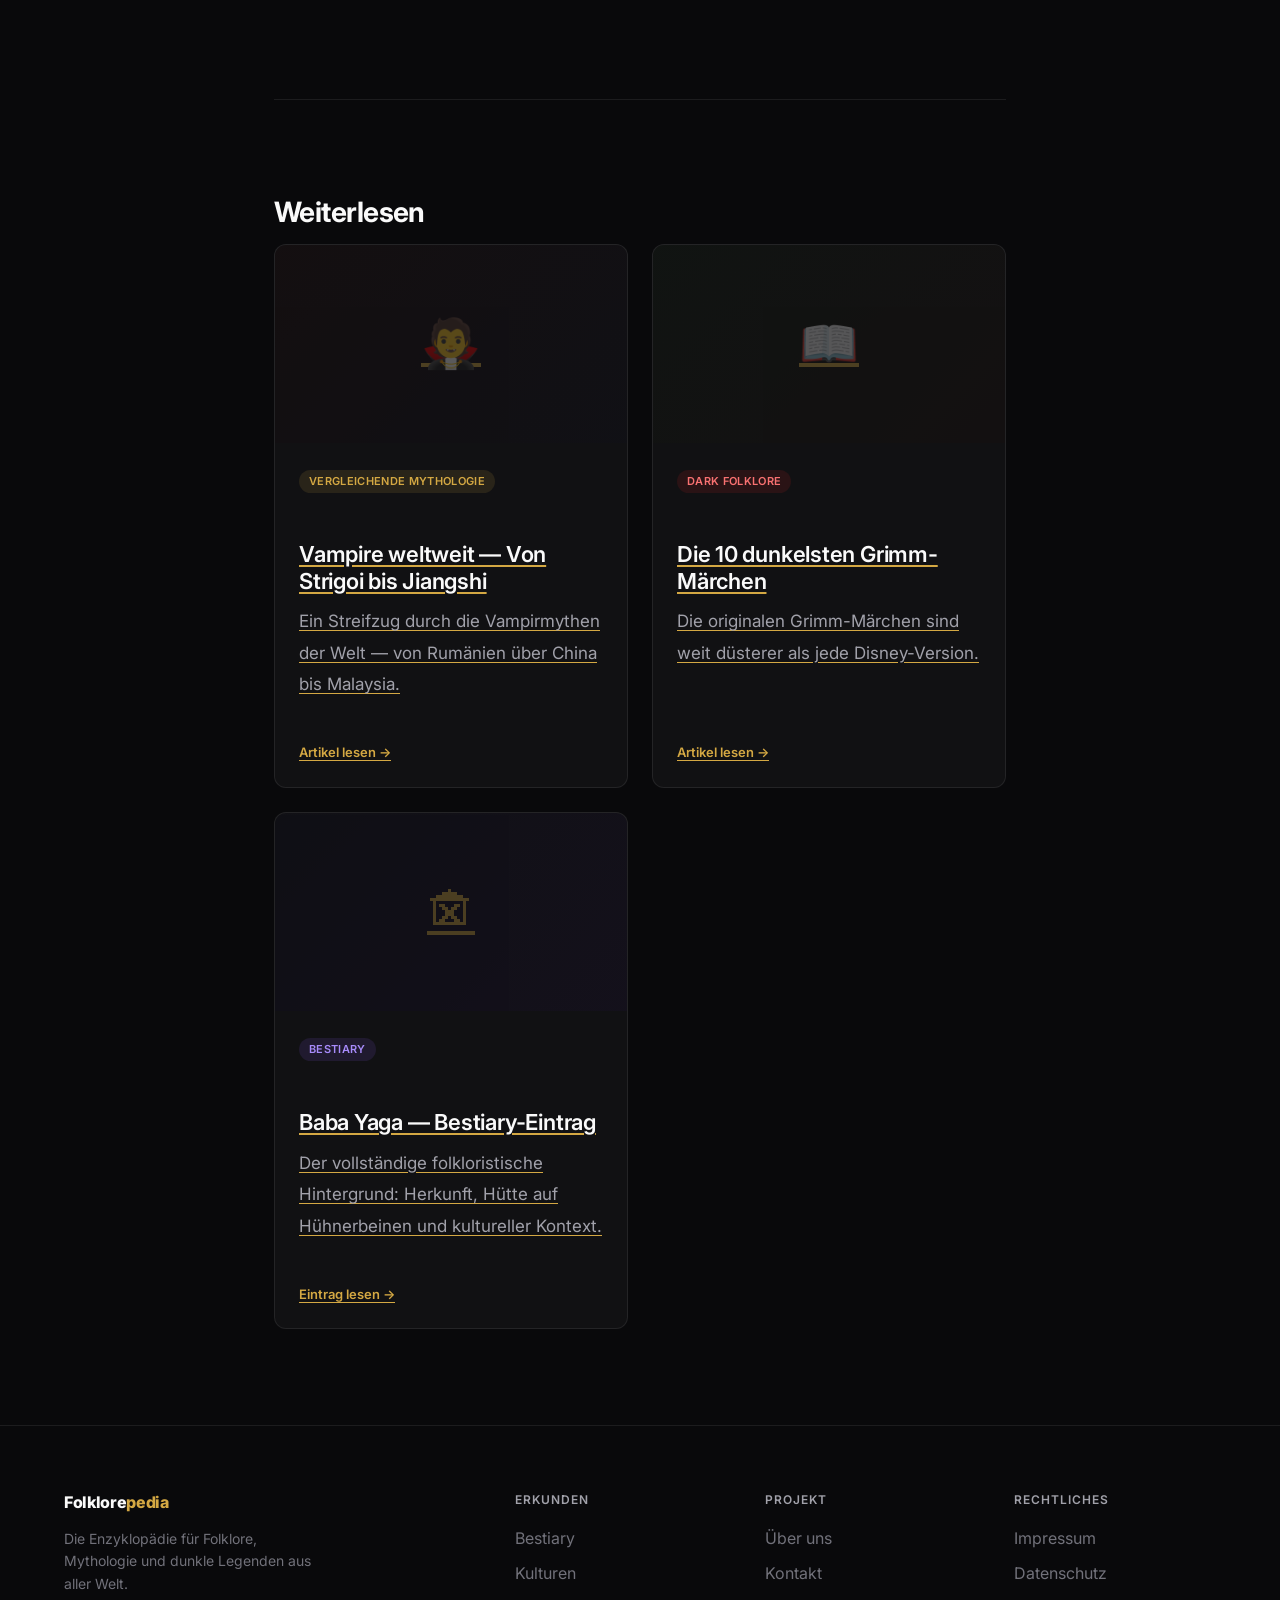
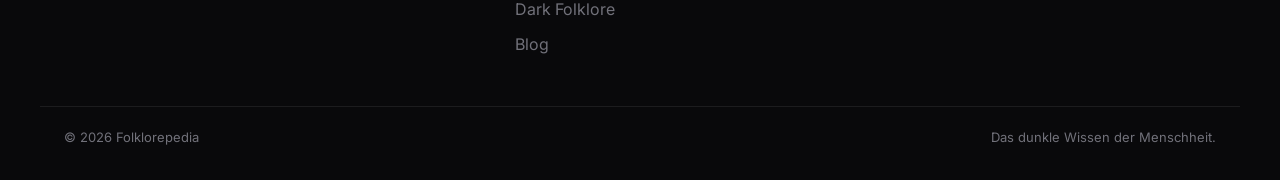
<file: blog/baba-yaga-popkultur.html>
<!DOCTYPE html>
<html lang="de">
<head>
  <meta charset="UTF-8">
  <meta name="viewport" content="width=device-width, initial-scale=1.0">
  <title>Baba Yaga in Videospielen und Film — Vom Märchen zum Meme | Folklorepedia</title>
  <meta name="description" content="Wie Baba Yaga von der slawischen Hexe zum Popkultur-Phänomen wurde: John Wick, The Witcher, Hellboy und mehr.">
  <meta name="robots" content="index, follow">
  <link rel="canonical" href="https://folklorepedia.de/blog/baba-yaga-popkultur.html">

  <!-- Open Graph -->
  <meta property="og:title" content="Baba Yaga in Videospielen und Film — Vom Märchen zum Meme | Folklorepedia">
  <meta property="og:description" content="Wie Baba Yaga von der slawischen Hexe zum Popkultur-Phänomen wurde: John Wick, The Witcher, Hellboy und mehr.">
  <meta property="og:type" content="article">
  <meta property="og:url" content="https://folklorepedia.de/blog/baba-yaga-popkultur.html">

  <!-- Google Fonts -->
  <link rel="preconnect" href="https://fonts.googleapis.com">
  <link rel="preconnect" href="https://fonts.gstatic.com" crossorigin>
  <link href="https://fonts.googleapis.com/css2?family=Inter:wght@400;500;600;700;800&display=swap" rel="stylesheet">

  <!-- Stylesheet -->
  <link rel="stylesheet" href="../style.css">
</head>
<body class="fp-body">

<!-- NAV -->
<nav class="fp-nav">
  <div class="fp-nav__inner">
    <a href="/" class="fp-nav__logo">Folklore<span>pedia</span></a>
    <button class="fp-nav__toggle" aria-label="Menü" aria-expanded="false">
      <span></span><span></span><span></span>
    </button>
    <ul class="fp-nav__menu">
      <li><a href="/bestiary.html" class="fp-nav__link">Bestiary</a></li>
      <li><a href="/kulturen.html" class="fp-nav__link">Kulturen</a></li>
      <li><a href="/dark-folklore.html" class="fp-nav__link">Dark Folklore</a></li>
      <li><a href="/blog.html" class="fp-nav__link">Blog</a></li>
      <li><a href="/ueber-uns.html" class="fp-nav__link">Über uns</a></li>
    </ul>
  </div>
</nav>

<!-- ===================== BLOG HERO ===================== -->
<section class="fp-blog-hero" style="background: linear-gradient(135deg, #0f1a2e 0%, #1a0f2e 50%, #1a0a1a 100%);">
  <img class="fp-blog-hero__image" src="../assets/images/blog/baba-yaga-popkultur-hero.webp" alt="Baba Yaga in Videospielen und Film" loading="eager">
  <div class="fp-blog-hero__overlay"></div>
  <div class="fp-blog-hero__content">
    <div class="fp-blog-hero__meta">
      <span class="fp-tag fp-tag--accent">Popkultur</span>
      <span class="fp-tag fp-tag--purple">Slawische Folklore</span>
      <span class="fp-blog-hero__meta-sep">|</span>
      <span>10 Min. Lesezeit</span>
      <span class="fp-blog-hero__meta-sep">|</span>
      <span>20. März 2026</span>
    </div>
    <h1 class="fp-blog-hero__title">Baba Yaga in Videospielen und Film</h1>
    <p class="fp-blog-hero__excerpt">Vom Märchen zum Meme — wie eine slawische Hexe die globale Popkultur eroberte.</p>
  </div>
</section>

<!-- ===================== BLOG BODY ===================== -->
<article class="fp-blog-body">

  <p class="fp-blog-body__lead">Baba Yaga ist eine der bekanntesten Figuren der slawischen Folklore. Doch im 21. Jahrhundert ist sie zu etwas Größerem geworden: zu einer globalen Ikone der Popkultur. Von Actionfilmen über Videospiele bis hin zu Comics und Anime — die alte Hexe des Waldes ist überall. Aber was bleibt von der originalen Figur, wenn Hollywood und die Gaming-Industrie sie in ihre Geschichten einbauen? Und warum fasziniert gerade diese Figur ein Publikum, das von slawischer Folklore oft noch nie gehört hat?</p>

  <!-- Infobox -->
  <div class="fp-blog-infobox">
    <p class="fp-blog-infobox__title">Zum Bestiary-Eintrag</p>
    <p>Für den vollständigen folkloristischen Hintergrund zu Baba Yaga — Herkunft, Hütte auf Hühnerbeinen, Geschichten und kultureller Kontext — siehe unseren <a href="/bestiary/baba-yaga.html">Bestiary-Eintrag zu Baba Yaga</a>.</p>
  </div>

  <!-- JOHN WICK -->
  <h2>John Wick — "Der Boogeyman"</h2>

  <p>Für Millionen von Kinogängern weltweit ist "Baba Yaga" vor allem eines: der Spitzname von Keanu Reeves' legendärem Auftragskiller John Wick. In der gleichnamigen Filmreihe (2014–2023) wird der Name als Synonym für den ultimativen Schrecken verwendet. Viggo Tarasov, der russische Mafioso des ersten Films, erklärt seinen Sohn Iosefs fatalen Fehler mit den Worten: <em>"John is not exactly the Boogeyman. He is the one you send to kill the fucking Boogeyman."</em></p>

  <p>Aus folkloristischer Sicht ist das eine bemerkenswerte Fehlinterpretation. Baba Yaga ist in der slawischen Tradition keine Schreckgestalt im Sinne eines "Boogeymanns". Sie ist eine ambivalente, mächtige Figur — eine alte Frau, die in einer Hütte auf Hühnerbeinen im tiefen Wald lebt, die Ratsuchenden entweder hilft oder sie verschlingt. Sie ist Torwächterin, Prüferin und Schicksalsinstanz, kein einfaches Monster unter dem Bett. Tatsächlich wäre "Babay" oder "Babai" das korrekte slawische Äquivalent zum westlichen Boogeyman — eine ganz andere Figur.</p>

  <p>Doch die kulturelle Ungenauigkeit tut der Wirkung keinen Abbruch. Die Filmreihe hat den Namen "Baba Yaga" in das Bewusstsein eines globalen Publikums katapultiert, das vorher vermutlich noch nie von slawischer Folklore gehört hatte. Google-Suchanfragen nach "Baba Yaga" explodierten nach dem ersten Film-Release 2014 und stiegen mit jeder Fortsetzung weiter an. Für viele ist John Wick der Erstkontakt mit dem Namen — auch wenn die Bedeutung dabei gründlich verzerrt wird.</p>

  <p>Was die Filmreihe allerdings intuitiv richtig erfasst, ist die Aura des Übernatürlichen, die Baba Yaga umgibt. John Wick bewegt sich durch eine Welt mit eigenen Regeln, eigenen Ritualen, eigenen heiligen Orten. Das Continental Hotel mit seinen unverletzlichen Gesetzen erinnert an die magischen Räume der Folklore — Schwellenbereiche, in denen andere Regeln gelten. Und Wicks scheinbare Unsterblichkeit, sein Zurückkehren aus dem scheinbaren Tod, hat durchaus märchenhafte Qualitäten.</p>

  <figure class="fp-blog-image">
    <img src="../assets/images/blog/baba-yaga-witcher-inline.webp" alt="Baba Yaga in The Witcher und John Wick" loading="lazy" style="width:100%; display:block;">
    <figcaption class="fp-blog-image__caption">In John Wick wird Baba Yaga fälschlicherweise als "der Boogeyman" übersetzt — in Wahrheit ist sie viel komplexer.</figcaption>
  </figure>

  <!-- THE WITCHER 3 -->
  <h2>The Witcher 3: Wild Hunt — Die Damen des Waldes</h2>

  <p>Wenn es ein Medium gibt, das Baba Yaga in all ihrer Ambivalenz und Komplexität eingefangen hat, dann ist es CD Projekt REDs Meisterwerk <em>The Witcher 3: Wild Hunt</em> (2015). Das polnische Entwicklerstudio schöpft tief aus der slawischen Folklore — und die Baba-Yaga-Figur ist dabei keine einzelne Gestalt, sondern durchzieht das gesamte Spiel in verschiedenen Formen.</p>

  <p>Am eindrücklichsten manifestiert sich der Archetyp in den <strong>Damen des Waldes</strong> (The Crones of Crookback Bog). Drei uralte Wesen hausen in einem verfallenen Moor: Webefrau, Brauerin und Wisperin. Sie erscheinen den Dorfbewohnern als gütige Mütter, die Kinder beschützen und Ernten segnen. In Wahrheit sind sie groteske, fleischfressende Kreaturen, die Menschenopfer fordern und aus der Haut ihrer Opfer Wandteppiche weben.</p>

  <p>Die zugehörige Quest "Die Damen des Waldes" gilt unter Spielern und Kritikern als eine der besten Videospielquests aller Zeiten — nicht wegen ihrer Kampfmechaniken, sondern wegen ihres moralischen Gewichts. Der Spieler wird in eine Situation gedrängt, in der jede Entscheidung Konsequenzen hat und keine Option wirklich "gut" ist. Genau das ist der Kern der Baba-Yaga-Mythologie: Es gibt kein einfaches Gut und Böse, nur Prüfungen, bei denen der Ausgang vom eigenen Verhalten abhängt.</p>

  <p>Auch die Figur der <strong>Großmutter</strong> in Velen — eine alte Frau, die in einer abgelegenen Hütte lebt und sowohl Flüche ausspricht als auch Heilmittel anbietet — ist eine direkte Hommage an Baba Yaga. The Witcher 3 versteht, was viele andere Adaptionen nicht verstehen: Baba Yaga ist keine Antagonistin. Sie ist eine Naturgewalt, eine Prüferin, die jenseits menschlicher Moralvorstellungen operiert. Sie hilft denen, die reinen Herzens sind und die richtigen Worte kennen — und verschlingt alle anderen.</p>

  <p>CD Projekt RED hat mit diesem Ansatz nicht nur ein herausragendes Spielerlebnis geschaffen, sondern auch Millionen westlicher Spieler zum ersten Mal mit authentischer slawischer Folklore konfrontiert. Die Welt von The Witcher ist durchdrungen von Leshy, Rusalka, Striga und Kikimora — allesamt Gestalten aus dem osteuropäischen Volksglauben, die hier mit einer Ernsthaftigkeit und Tiefe dargestellt werden, die man in westlichen Medien selten findet.</p>

  <!-- HELLBOY -->
  <h2>Hellboy — Die wiederkehrende Feindin</h2>

  <p>In Mike Mignolas Comic-Universum <em>Hellboy</em> (seit 1993) nimmt Baba Yaga eine Sonderstellung ein: Sie ist eine der wenigen Antagonistinnen, die über die gesamte Laufzeit der Serie hinweg immer wieder auftaucht — und dabei jedes Mal gefährlicher wird. Mignola, ein erklärter Liebhaber von Folklore und Mythologie, behandelt die Figur mit einem Respekt, der in der Comicwelt selten ist.</p>

  <p>In Mignolas Version lebt Baba Yaga in einem Zwischenreich — einer verfallenen Version ihrer Hütte auf Hühnerbeinen, die in einer Art Geisterdimension existiert. Sie ist einäugig (Hellboy hat ihr in einer frühen Begegnung ein Auge ausgeschossen), rachsüchtig und unglaublich mächtig. Ihre visuellen Darstellungen gehören zum Eindrucksvollsten, was die Comicwelt in Sachen Folklore-Adaptation hervorgebracht hat: knochige Hände, eingefallenes Gesicht, in Lumpen gehüllt, umgeben von fliegenden Mörsern und lebenden Hütten.</p>

  <p>Was Mignolas Interpretation besonders macht, ist die Nähe zum folkloristischen Original. Seine Baba Yaga ist nicht einfach "die böse Hexe". Sie hat ihre eigene Agenda, ihre eigene Geschichte, ihre eigenen Regeln. Sie handelt aus Gründen, die für Menschen schwer nachvollziehbar, aber intern konsistent sind. In den BPRD-Storylines (Bureau for Paranormal Research and Defense) orchestriert sie ganze Handlungsstränge aus dem Hintergrund, manipuliert Koschei den Unsterblichen — eine weitere Figur der slawischen Folklore — und schmiedet Pläne, die sich über Jahrzehnte erstrecken.</p>

  <p>Die Hellboy-Verfilmungen (2004, 2008, 2019) übernehmen die Figur in unterschiedlicher Qualität. Am treuesten bleibt Neil Marshalls Version von 2019, in der Baba Yaga als CGI-Horror dargestellt wird, der — trotz der Schwächen des Films — visuell beeindruckend nah an Mignolas Zeichnungen herankommt.</p>

  <!-- STUDIO GHIBLI -->
  <h2>Studio Ghibli — Yubaba und Zeniba</h2>

  <p>Hayao Miyazakis <em>Chihiros Reise ins Zauberland</em> (2001) ist nicht nur einer der größten Animationsfilme aller Zeiten, sondern auch eine der subtilsten und tiefgründigsten Baba-Yaga-Adaptionen — obwohl der Name nie fällt. Die beiden zentralen Figuren Yubaba und ihre Zwillingsschwester Zeniba verkörpern die dualistische Natur der Baba Yaga auf eine Weise, die dem folkloristischen Original näher kommt als fast jede explizite Darstellung.</p>

  <p><strong>Yubaba</strong> ist die tyrannische Betreiberin des Badehauses: eine mächtige Hexe mit übergroßem Kopf, die ihre Angestellten ausbeutet, ihnen ihre Namen stiehlt und sie in Tiere verwandelt, wenn sie nicht gehorchen. Sie ist habgierig, kontrollierend und gefährlich. Gleichzeitig zeigt sie echte mütterliche Zuneigung zu ihrem riesigen Baby Bō, was ihre Figur vor der Eindimensionalität bewahrt.</p>

  <p><strong>Zeniba</strong>, ihre Schwillingsschwester, ist das genaue Gegenteil: eine gütige alte Frau, die in einer abgelegenen Hütte lebt (eine Hütte, die Chihiro nur durch eine magische Reise erreichen kann — wie im Märchen), Tee kocht und Chihiro mit Rat und Tat zur Seite steht. Sie ist die helfende Baba Yaga, die Wissende, die dem würdigen Helden den Weg weist.</p>

  <p>Zusammen bilden Yubaba und Zeniba die zwei Seiten der folkloristischen Baba Yaga: die Verschlingende und die Helfende, die Prüferin und die Belohnerin. Miyazaki, der sich intensiv mit europäischer Folklore beschäftigt hat, hat diese Dualität bewusst in zwei Figuren aufgespalten, um sie sichtbar zu machen.</p>

  <p>Das Badehaus selbst kann als moderne Version der Hütte auf Hühnerbeinen gelesen werden: ein magischer Ort mit eigenen Regeln, der zwischen der Welt der Menschen und der Welt der Geister steht. Wer die Regeln kennt und respektiert, wird belohnt. Wer gierig ist oder die falschen Entscheidungen trifft, wird bestraft — oft durch Verwandlung, ein zentrales Motiv auch in den Baba-Yaga-Märchen.</p>

  <figure class="fp-blog-image">
    <img src="../assets/images/blog/baba-yaga-ghibli-inline.webp" alt="Yubaba in Chihiros Reise ins Zauberland — eine Baba-Yaga-Adaption" loading="lazy" style="width:100%; display:block;">
    <figcaption class="fp-blog-image__caption">Yubaba in Chihiros Reise ins Zauberland verkörpert die ambivalente Natur der Baba Yaga perfekt.</figcaption>
  </figure>

  <!-- D&D -->
  <h2>Dungeons &amp; Dragons und Tabletop-Spiele</h2>

  <p>Baba Yaga hat im Tabletop-Rollenspiel eine lange und ehrwürdige Geschichte. In <em>Dungeons &amp; Dragons</em> erscheint sie bereits seit der ersten Edition als eine der mächtigsten NPCs der Spielwelt — mit einem Challenge Rating von 18 oder höher, je nach Edition. Sie ist kein Wesen, dem man begegnen möchte, wenn man nicht mindestens die höchsten Stufen erreicht hat.</p>

  <p>Besonders ikonisch ist die <strong>Hütte der Baba Yaga</strong>, die als legendäres Artefakt in mehreren D&amp;D-Editionen auftaucht. Die Hütte ist ein extradimensionaler Raum — von außen ein kleines Holzhaus auf Hühnerbeinen, von innen ein labyrinthisches Gebäude mit zahllosen Räumen, das sich zwischen den Welten bewegen kann. In der fünften Edition wird sie im <em>Tasha's Cauldron of Everything</em> behandelt, was kein Zufall ist: Tasha (auch bekannt als Iggwilv) ist in der D&amp;D-Lore die Adoptivtochter von Baba Yaga.</p>

  <p>Noch ambitionierter geht das Schwester-System <em>Pathfinder</em> mit dem Stoff um. Der sechsteilige Adventure Path <strong>"Reign of Winter"</strong> (2013) dreht sich vollständig um Baba Yaga. Die Spieler müssen die verschollene Hexe finden und aus ihrer Gefangenschaft befreien — eine Reise, die sie durch verschiedene Welten und sogar Zeitperioden führt, bis hin zum Russland des Ersten Weltkriegs. Der Adventure Path ist bemerkenswert für seine respektvolle und detaillierte Auseinandersetzung mit slawischer Folklore und gilt als einer der besten, die Paizo je veröffentlicht hat.</p>

  <p>Was D&amp;D und Pathfinder besonders gut gelingt, ist die Vermittlung von Baba Yagas <strong>Ambivalenz</strong>. In beiden Systemen ist sie weder klar gut noch klar böse. Sie ist "Neutral" in der Gesinnung — eine Kraft, die nach eigenen Regeln handelt. Sie kann helfen, sie kann zerstören, und oft tut sie beides in der gleichen Begegnung. Für Millionen von Tabletop-Spielern weltweit war D&amp;D der erste Kontakt mit slawischer Folklore, und die Darstellung dort hat das Bild von Baba Yaga in der anglophonen Welt maßgeblich geprägt.</p>

  <!-- WEITERE AUFTRITTE -->
  <h2>Weitere Auftritte</h2>

  <p>Jenseits der großen Franchises taucht Baba Yaga in einer Vielzahl weiterer Medien auf, die jeweils eigene Aspekte der Figur betonen:</p>

  <p><strong>Smite</strong> (2014): In Hi-Rez Studios' Götterschlacht-Spiel ist Baba Yaga ein spielbarer Charakter — ein Magier, der mit seiner wandelnden Hütte über das Schlachtfeld zieht. Die Darstellung ist überraschend nah am Folklore-Original: eine alte, knochige Frau, die in ihrem fliegenden Mörser durch die Lüfte rast und Feinde mit Flüchen belegt. Die Fähigkeiten basieren direkt auf Motiven aus den Märchen.</p>

  <p><strong>Castlevania</strong> (Netflix, 2017–2021): In der dritten Staffel der Animationsserie erscheint eine als "Baba Yaga" bezeichnete Figur — allerdings stark vereinfacht als mysteriöse, manipulative Hexe, die im Hintergrund Fäden zieht. Die Darstellung bleibt oberflächlich, nutzt aber die Aura des Namens effektiv für eine Atmosphäre slavischer Bedrohung.</p>

  <p><strong>Ant-Man and the Wasp</strong> (MCU, 2018): Eine beiläufige Referenz, als Baba Yaga als Beispiel für "Geistermärchen" erwähnt wird. Zeigt, wie weit der Name inzwischen in die Mainstream-Kultur vorgedrungen ist — selbst Marvel nutzt ihn als kulturelle Kurzschrift.</p>

  <p><strong>Rise of the Tomb Raider — Baba Yaga: Der Tempel der Hexe</strong> (DLC, 2016): Lara Croft erkundet eine sibirische Höhle, in der halluzinogene Pollen die Legende von Baba Yaga zum Leben erwecken. Der DLC wählt einen interessanten Ansatz: Die "Baba Yaga" entpuppt sich als eine reale Frau, die das Bild der Hexe bewusst inszeniert, um Eindringlinge fernzuhalten. Eine rationalistische Lesart, die gleichzeitig die Macht der Legende betont.</p>

  <p><strong>Indie-Horror</strong>: Dutzende von Indie-Horrorspielen haben Baba Yaga als zentrale Figur verwendet, darunter <em>Darkwood</em> (2017), dessen gesamte Ästhetik stark von slawischer Waldfolklore inspiriert ist, und <em>Yaga</em> (2019), ein Action-RPG, das die Märchenwelt Osteuropas zum zentralen Spielschauplatz macht. Besonders <em>Yaga</em> verdient Erwähnung, weil es die Ambivalenz der Figur bewusst erhält: Baba Yaga erscheint als Questgeberin, Helferin und potenzielle Feindin je nach den Entscheidungen des Spielers.</p>

  <!-- ANALYSE -->
  <h2>Was bleibt von der echten Baba Yaga?</h2>

  <p>Wenn man die verschiedenen Popkultur-Darstellungen nebeneinander legt, wird ein klares Muster sichtbar: Die meisten vereinfachen Baba Yaga zu einer von zwei Schablonen. Entweder ist sie <strong>"die böse Hexe"</strong> — ein Monster, das besiegt werden muss — oder <strong>"der Boogeyman"</strong> — ein Name, der Angst einflößen soll, ohne dass die Figur selbst auftritt.</p>

  <p>In beiden Fällen geht das verloren, was Baba Yaga in der Folklore einzigartig macht: ihre <strong>fundamentale Ambivalenz</strong>. In den russischen Volksmärchen, die Alexander Afanassjew im 19. Jahrhundert gesammelt hat, und in den Analysen von Vladimir Propp und Andreas Johns wird deutlich, dass Baba Yaga keine moralische Kategorie hat. Sie ist weder gut noch böse. Sie ist eine <strong>Prüferin</strong>, eine Schwellenhüterin. Wer die richtigen Worte kennt, wer höflich ist, wer reinen Herzens handelt, dem hilft sie — mit magischen Gegenständen, mit Wissen, mit einem fliegenden Pferd. Wer arrogant, gierig oder unwürdig ist, den verschlingt sie.</p>

  <p>Diese Dualität ist es, die Baba Yaga von der generischen "bösen Hexe" des westlichen Märchens unterscheidet. Und es ist genau diese Dualität, die in den meisten Popkultur-Adaptionen verloren geht.</p>

  <p>Die bemerkenswerten Ausnahmen sind <strong>The Witcher 3</strong> und <strong>Chihiros Reise ins Zauberland</strong>. Beide Werke verstehen, dass die Kraft der Figur in ihrer Unberechenbarkeit liegt. Die Damen des Waldes in The Witcher sind gleichzeitig Beschützerinnen und Menschenfresserinnen. Yubaba ist gleichzeitig Tyranin und besorgte Mutter. In beiden Fällen wird der Zuschauer oder Spieler gezwungen, sich mit einer moralischen Grauzone auseinanderzusetzen, statt einfach "Hexe = böse" zu denken.</p>

  <p>Es gibt noch einen weiteren Aspekt, der in den Popkultur-Darstellungen oft zu kurz kommt: Baba Yagas Verbindung zur <strong>Natur und zum Tod</strong>. In der folkloristischen Analyse repräsentiert sie den Wald selbst — die ungezähmte Wildnis jenseits der Dorfgrenze, die sowohl nährt als auch tötet. Ihre Hütte auf Hühnerbeinen ist ein Symbol für die Grenze zwischen der Welt der Lebenden und der Welt der Toten. Ihr Zaun aus Menschenknochen, gekrönt von leuchtenden Schädeln, markiert den Eingang zur Anderswelt.</p>

  <p>Diese tiefere mythologische Dimension — Baba Yaga als Verkörperung von Tod und Wiedergeburt, als Hüterin der Grenze zwischen den Welten — findet sich in kaum einer Popkultur-Darstellung. Selbst die besten Adaptionen kratzen nur an der Oberfläche dessen, was die Folklore über diese Figur zu sagen hat.</p>

  <p>Und doch: Jede einzelne dieser Darstellungen — von John Wicks "Boogeyman" bis zu Miyazakis Yubaba — trägt dazu bei, dass der Name Baba Yaga lebendig bleibt. Jeder Film, jedes Spiel, jeder Comic weckt bei manchen Zuschauern die Neugier, das Original zu entdecken. Und dort, in den Märchen, die seit Jahrhunderten am Lagerfeuer erzählt werden, wartet die echte Baba Yaga — weder gut noch böse, weder Helferin noch Feindin, sondern etwas viel Älteres und Fremderes als alles, was Hollywood sich ausdenken könnte.</p>

  <!-- QUELLEN -->
  <h2>Quellen</h2>

  <ul>
    <li>Johns, Andreas: <em>Baba Yaga: The Ambiguous Mother and Witch of the Russian Folktale</em>. Peter Lang Publishing, 2004.</li>
    <li>Propp, Vladimir: <em>Die historischen Wurzeln des Zaubermärchens</em>. Carl Hanser Verlag, 1987 (Original 1946).</li>
    <li>Afanassjew, Alexander: <em>Russische Volksmärchen</em>. Verschiedene Ausgaben seit 1855.</li>
    <li>Folklorepedia: <a href="/bestiary/baba-yaga.html">Baba Yaga — Bestiary-Eintrag</a></li>
  </ul>

</article>

<!-- ===================== RELATED ARTICLES ===================== -->
<div class="fp-blog-body" style="padding-top:0;">
  <section class="fp-blog-related">
    <h2 class="fp-blog-related__title">Weiterlesen</h2>
    <div class="fp-blog-grid">

      <!-- Card 1 -->
      <a href="/blog/vampire-weltweit.html" class="fp-blog-card">
        <div class="fp-blog-card__image-placeholder" style="background: linear-gradient(135deg, #1a0a0a 0%, #0f0f1a 100%); display:flex; align-items:center; justify-content:center; font-size:48px;">&#x1F9DB;</div>
        <div class="fp-blog-card__body">
          <div style="margin-bottom:12px;">
            <span class="fp-tag fp-tag--accent">Vergleichende Mythologie</span>
          </div>
          <h3 class="fp-blog-card__title">Vampire weltweit — Von Strigoi bis Jiangshi</h3>
          <p class="fp-blog-card__excerpt">Ein Streifzug durch die Vampirmythen der Welt — von Rumänien über China bis Malaysia.</p>
          <span class="fp-blog-card__link">Artikel lesen &rarr;</span>
        </div>
      </a>

      <!-- Card 2 -->
      <a href="/blog/dunkelste-grimm-maerchen.html" class="fp-blog-card">
        <div class="fp-blog-card__image-placeholder" style="background: linear-gradient(135deg, #0f1a0f 0%, #1a0f0f 100%); display:flex; align-items:center; justify-content:center; font-size:48px;">&#x1F4D6;</div>
        <div class="fp-blog-card__body">
          <div style="margin-bottom:12px;">
            <span class="fp-tag fp-tag--red">Dark Folklore</span>
          </div>
          <h3 class="fp-blog-card__title">Die 10 dunkelsten Grimm-Märchen</h3>
          <p class="fp-blog-card__excerpt">Die originalen Grimm-Märchen sind weit düsterer als jede Disney-Version.</p>
          <span class="fp-blog-card__link">Artikel lesen &rarr;</span>
        </div>
      </a>

      <!-- Card 3 -->
      <a href="/bestiary/baba-yaga.html" class="fp-blog-card">
        <div class="fp-blog-card__image-placeholder" style="background: linear-gradient(135deg, #0f0f1a 0%, #1a0f2e 100%); display:flex; align-items:center; justify-content:center; font-size:48px;">&#x1F3DA;</div>
        <div class="fp-blog-card__body">
          <div style="margin-bottom:12px;">
            <span class="fp-tag fp-tag--purple">Bestiary</span>
          </div>
          <h3 class="fp-blog-card__title">Baba Yaga — Bestiary-Eintrag</h3>
          <p class="fp-blog-card__excerpt">Der vollständige folkloristische Hintergrund: Herkunft, Hütte auf Hühnerbeinen und kultureller Kontext.</p>
          <span class="fp-blog-card__link">Eintrag lesen &rarr;</span>
        </div>
      </a>

    </div>
  </section>
</div>

<!-- ===================== FOOTER ===================== -->
<footer class="fp-footer">
  <div class="fp-footer__grid">
    <div>
      <p class="fp-footer__brand">Folklore<span>pedia</span></p>
      <p class="fp-footer__desc">Die Enzyklopädie für Folklore, Mythologie und dunkle Legenden aus aller Welt.</p>
    </div>
    <div>
      <p class="fp-footer__heading">Erkunden</p>
      <ul class="fp-footer__links">
        <li><a href="/bestiary.html">Bestiary</a></li>
        <li><a href="/kulturen.html">Kulturen</a></li>
        <li><a href="/dark-folklore.html">Dark Folklore</a></li>
        <li><a href="/blog.html">Blog</a></li>
      </ul>
    </div>
    <div>
      <p class="fp-footer__heading">Projekt</p>
      <ul class="fp-footer__links">
        <li><a href="/ueber-uns.html">Über uns</a></li>
        <li><a href="/kontakt.html">Kontakt</a></li>
      </ul>
    </div>
    <div>
      <p class="fp-footer__heading">Rechtliches</p>
      <ul class="fp-footer__links">
        <li><a href="/impressum.html">Impressum</a></li>
        <li><a href="/datenschutz.html">Datenschutz</a></li>
      </ul>
    </div>
  </div>
  <div class="fp-footer__bottom">
    <p>&copy; 2026 Folklorepedia</p>
    <p>Das dunkle Wissen der Menschheit.</p>
  </div>
</footer>

<script src="../nav.js"></script>
</body>
</html>
</file>
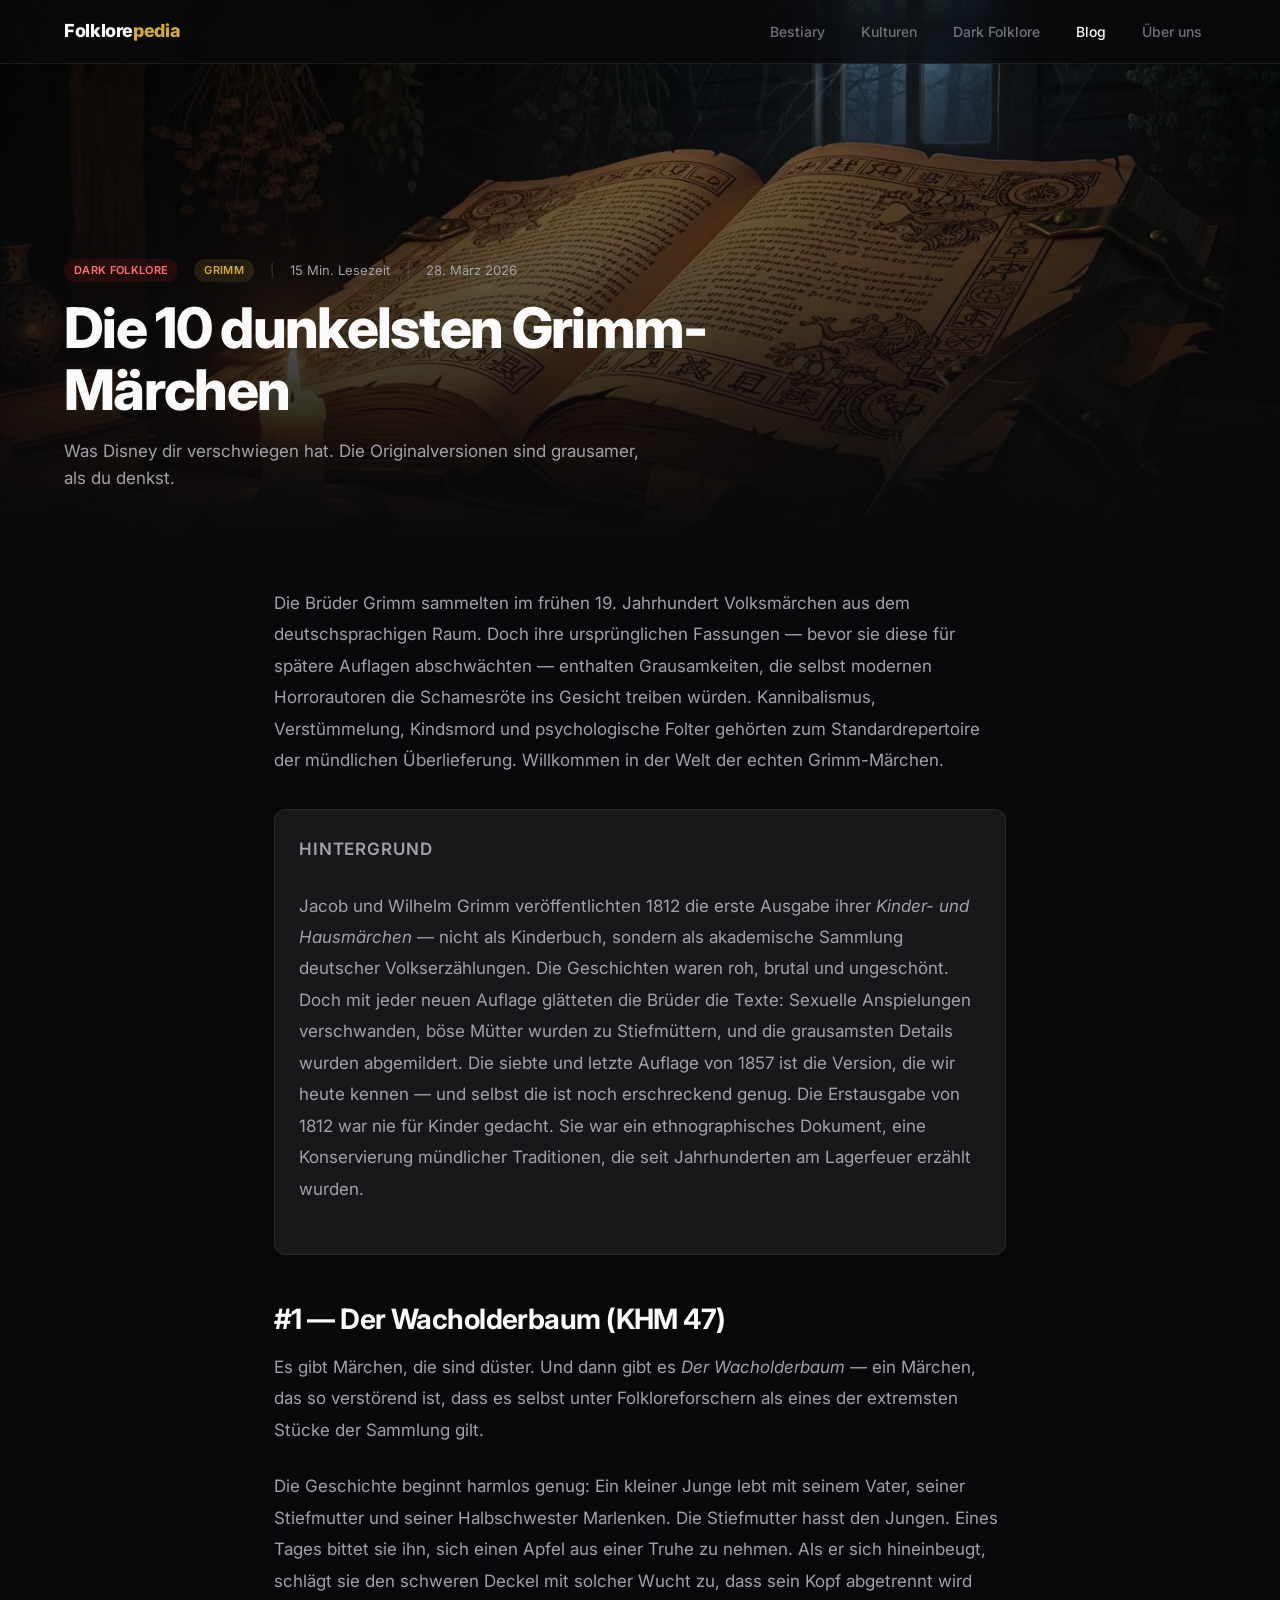
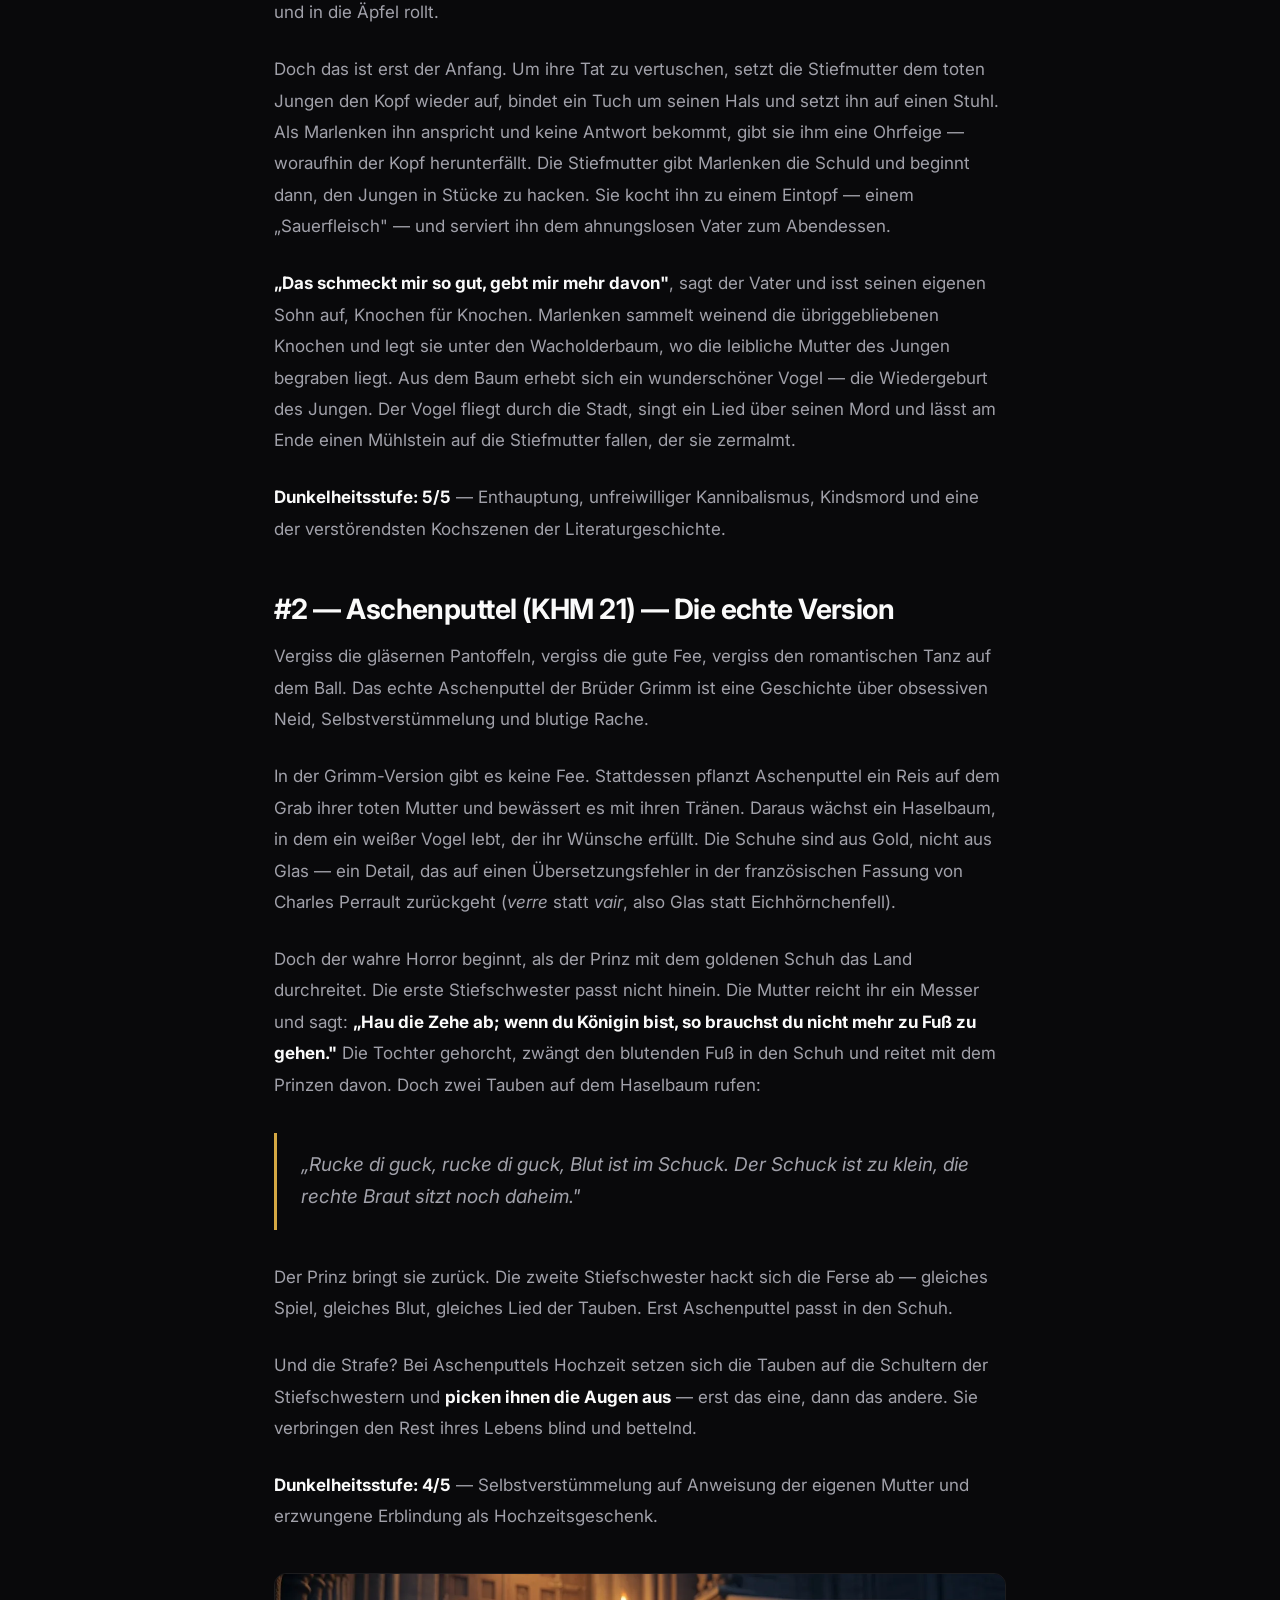
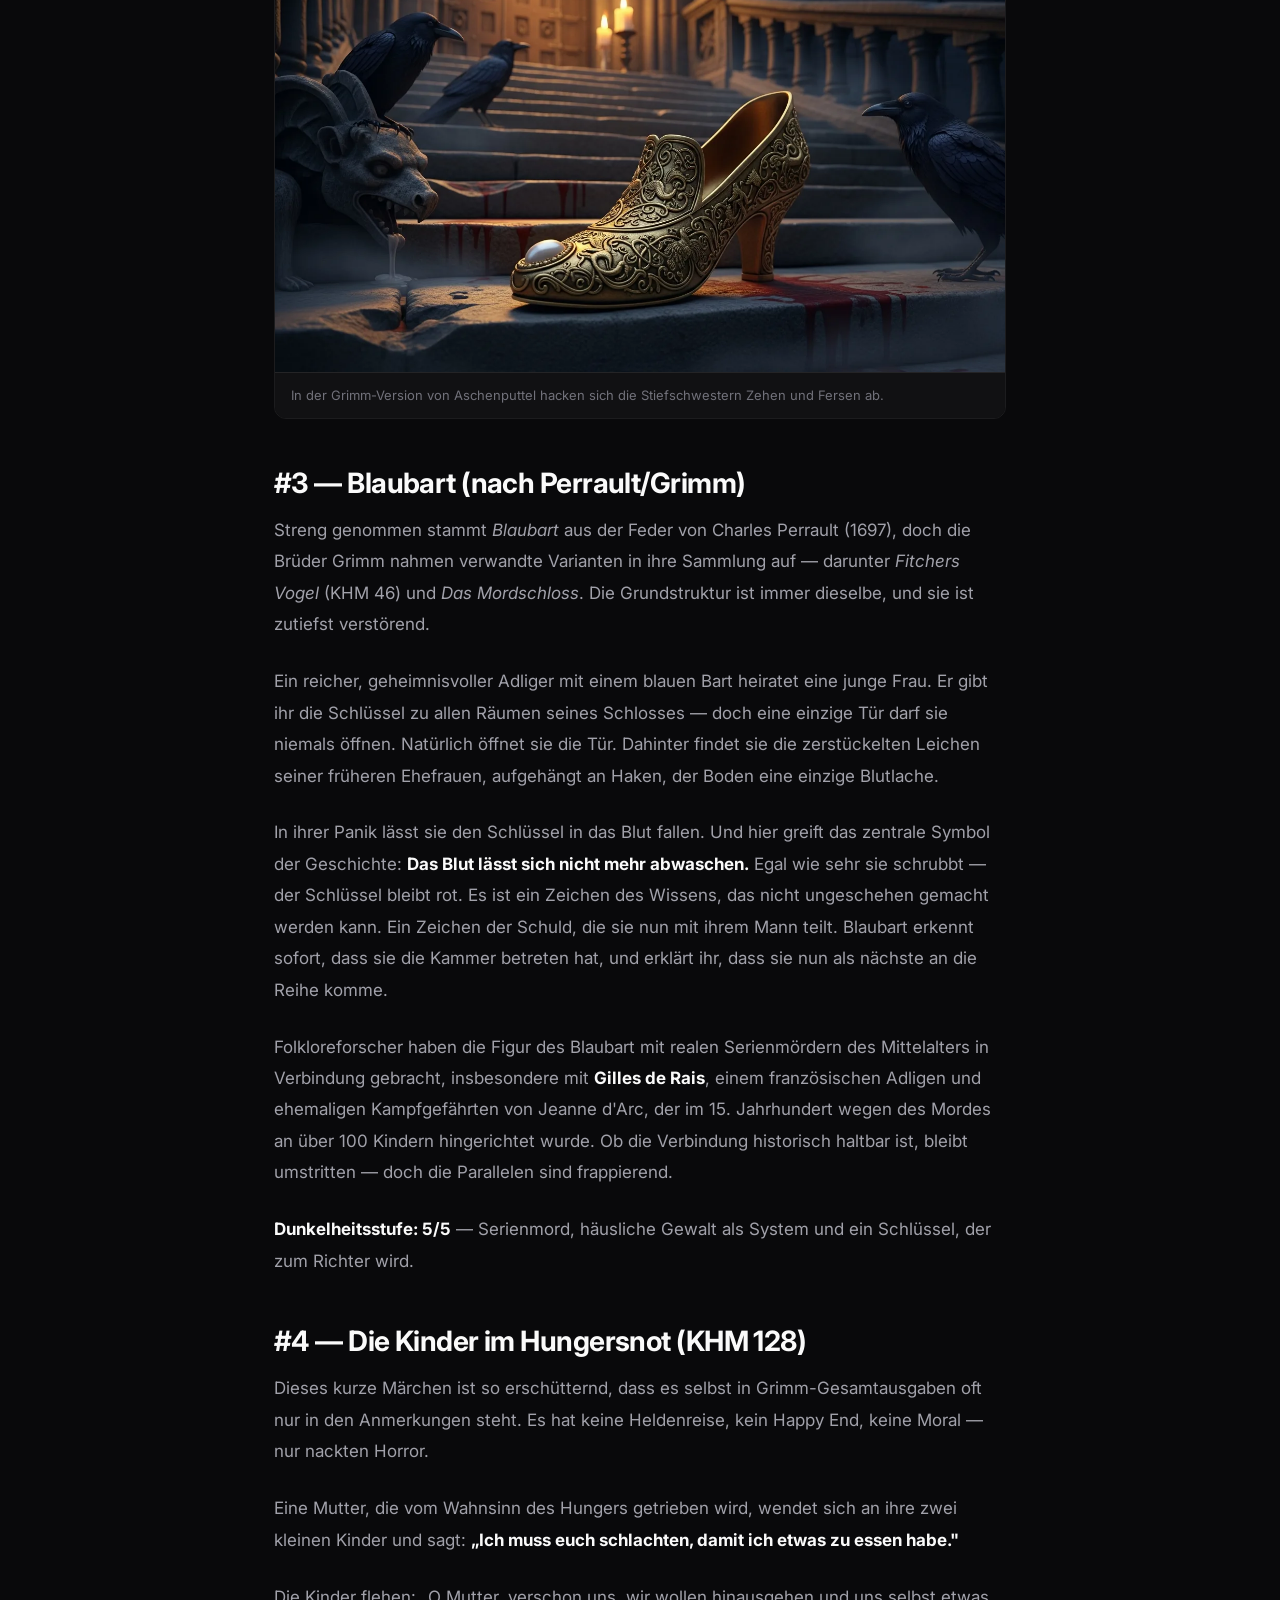
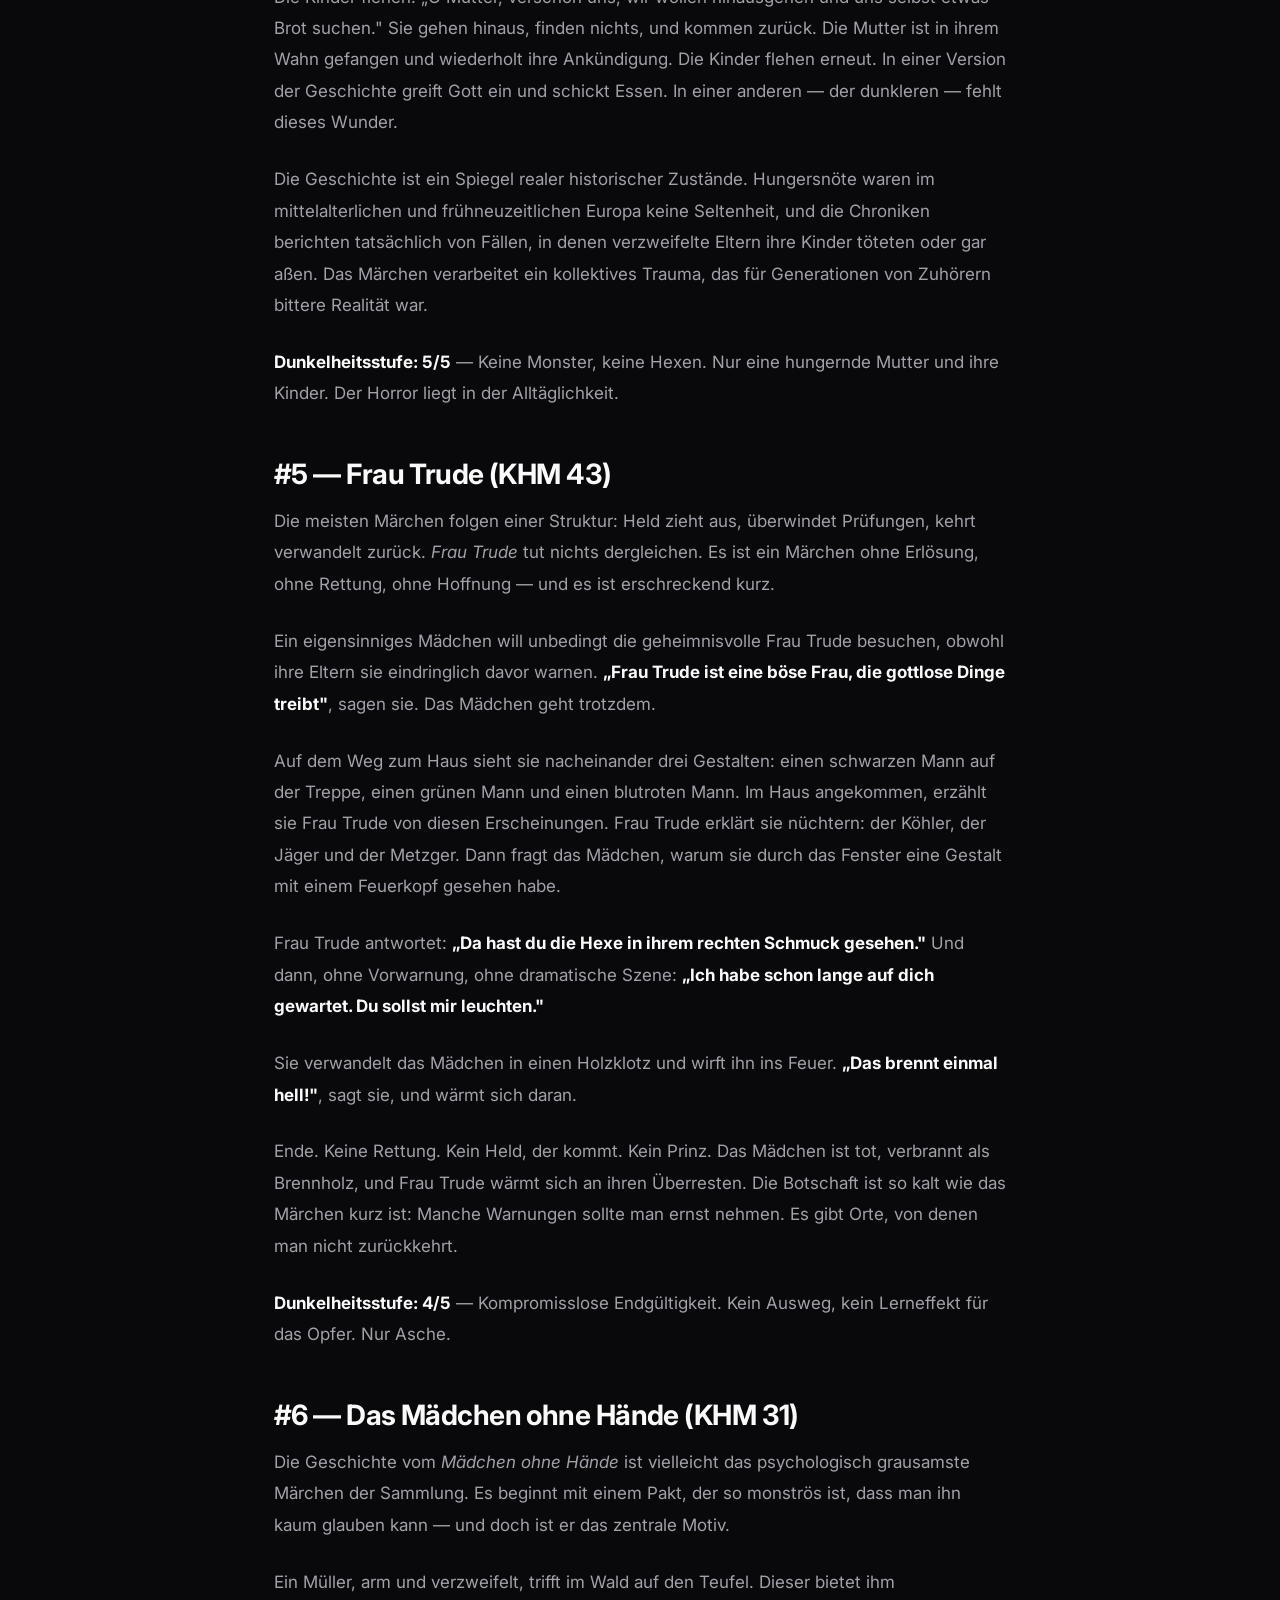
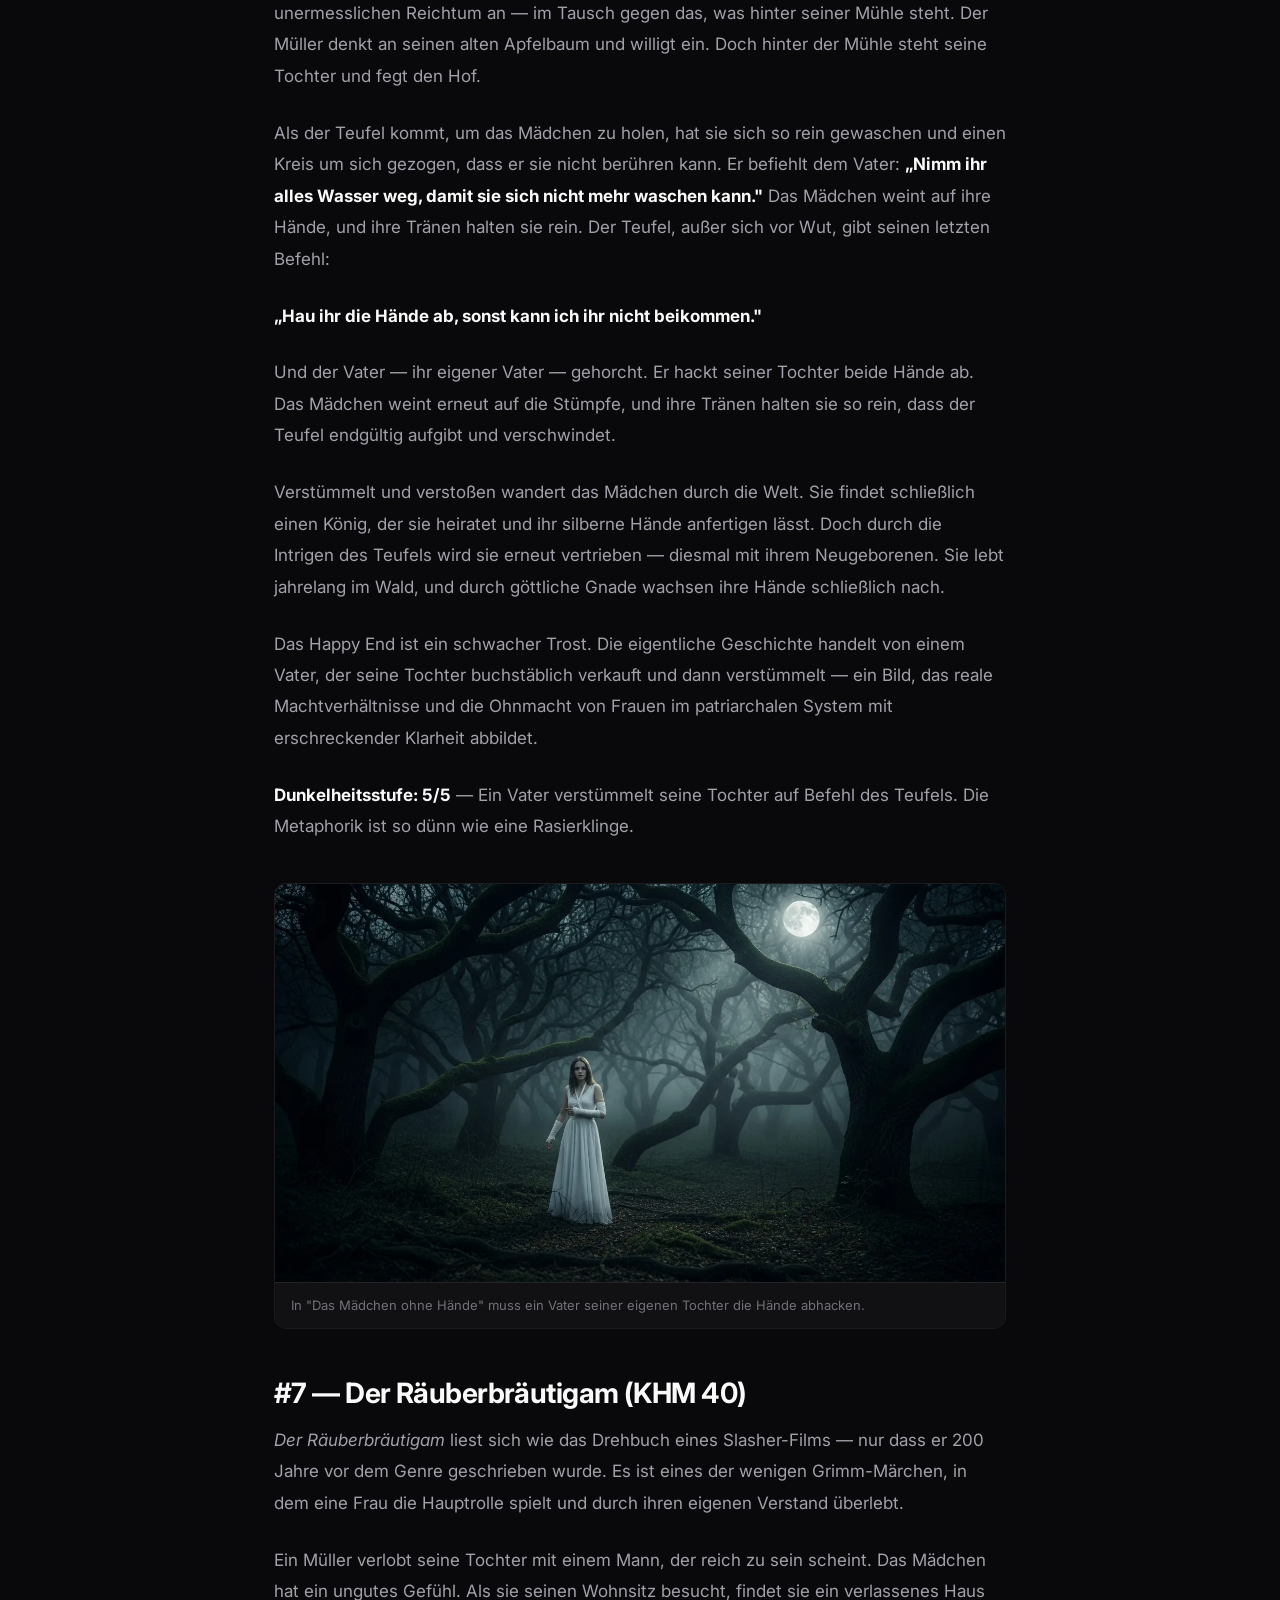
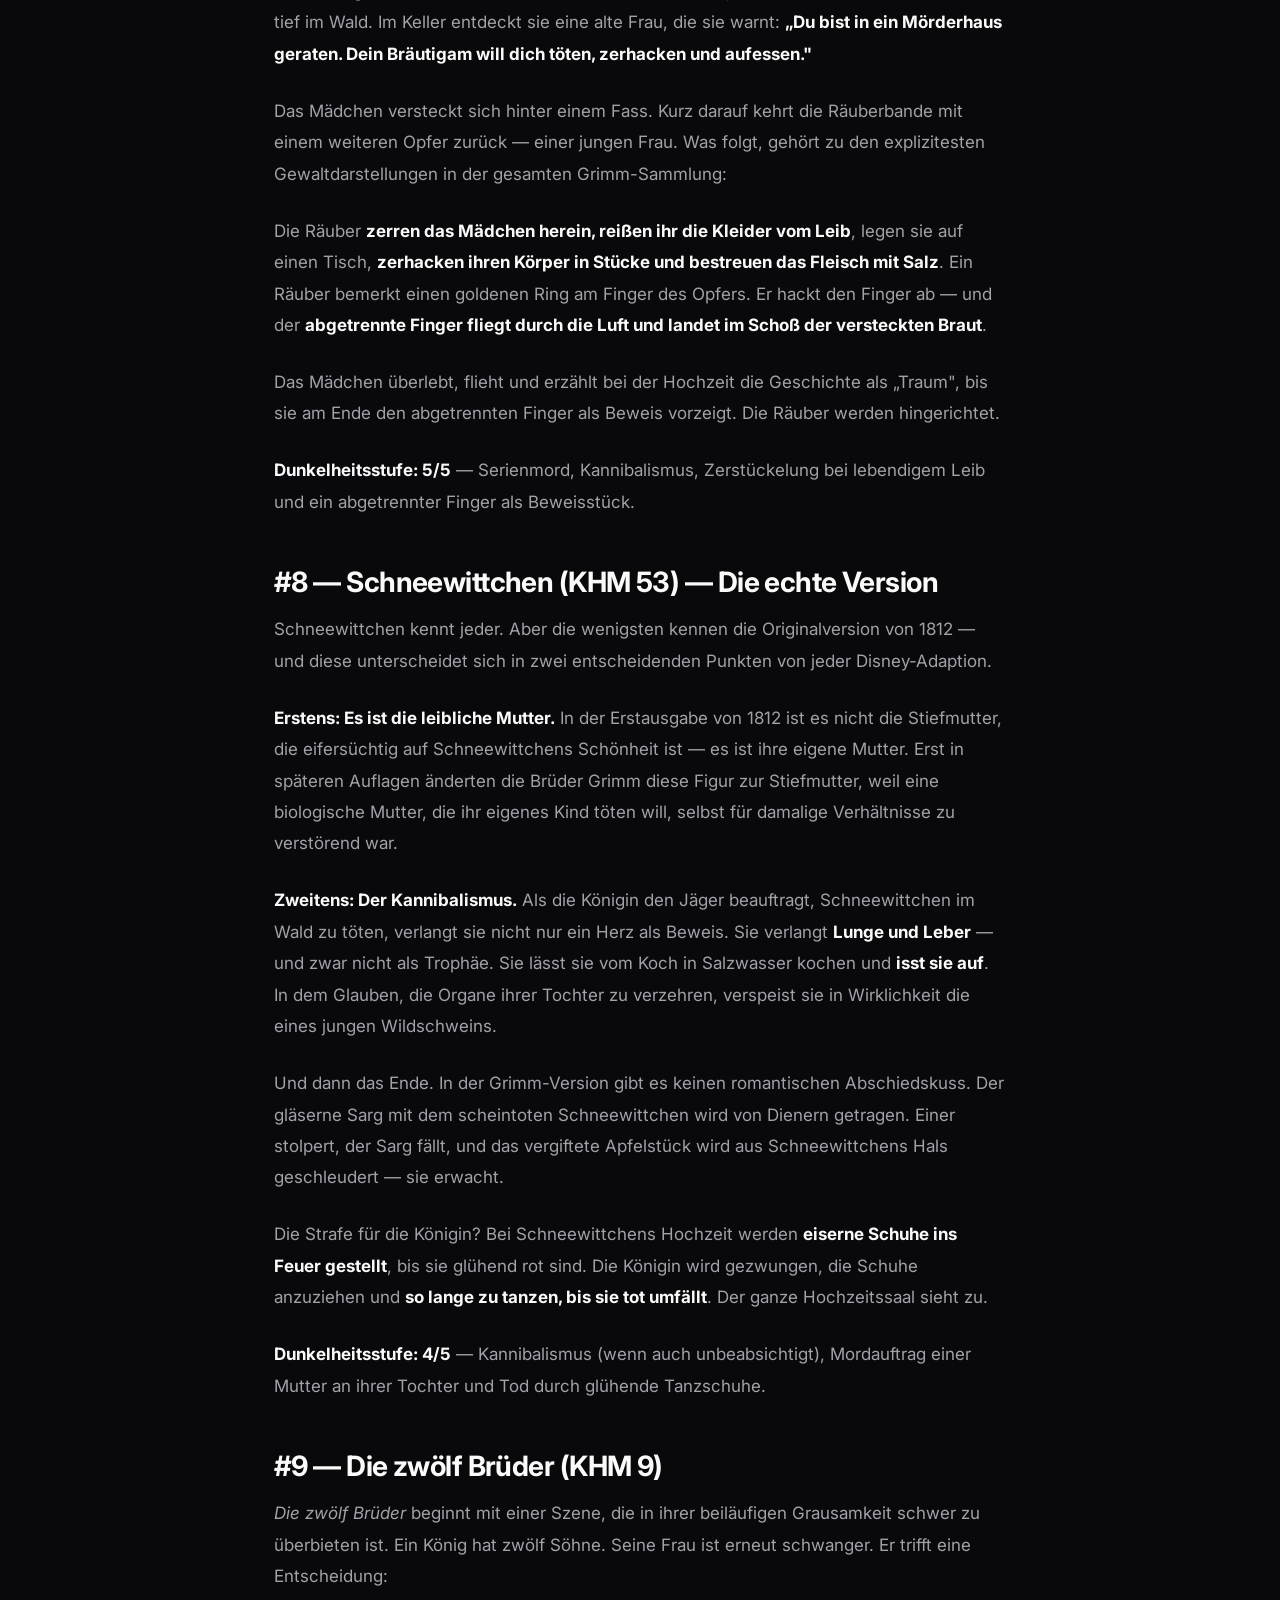
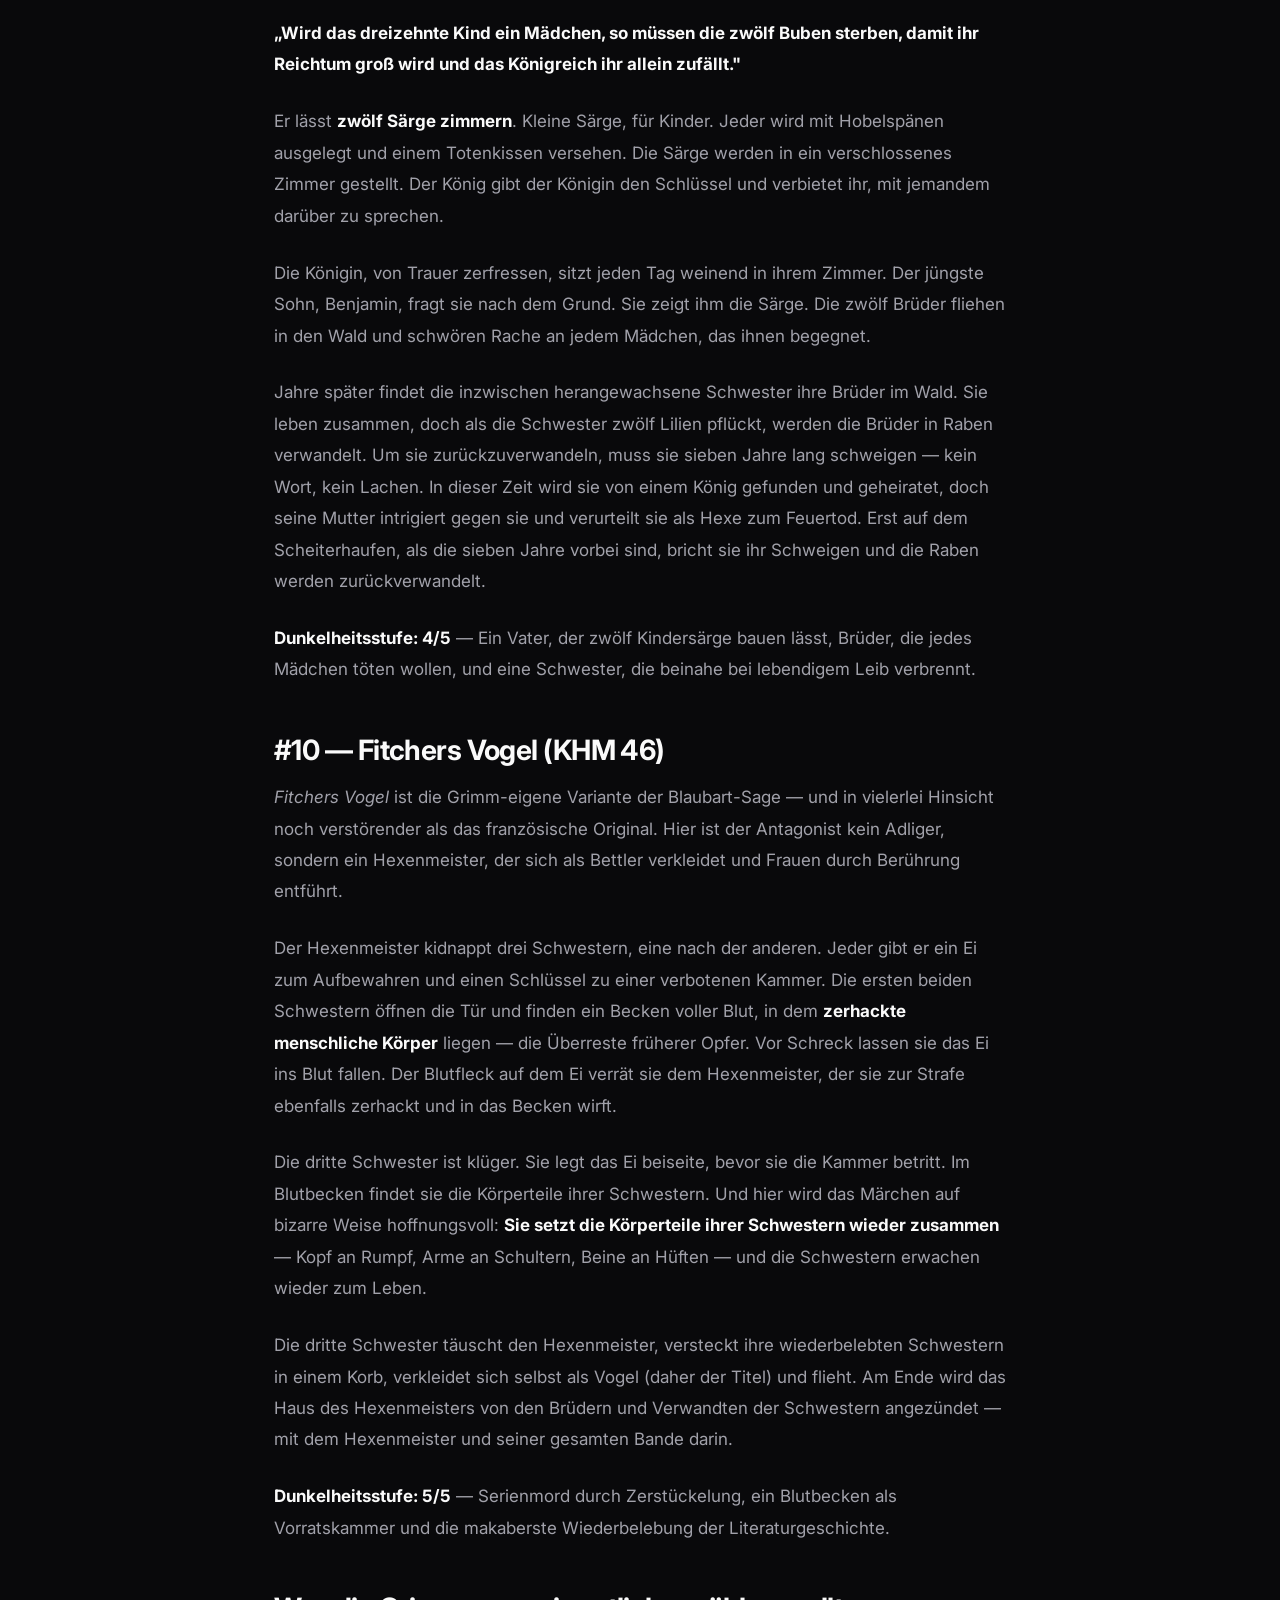
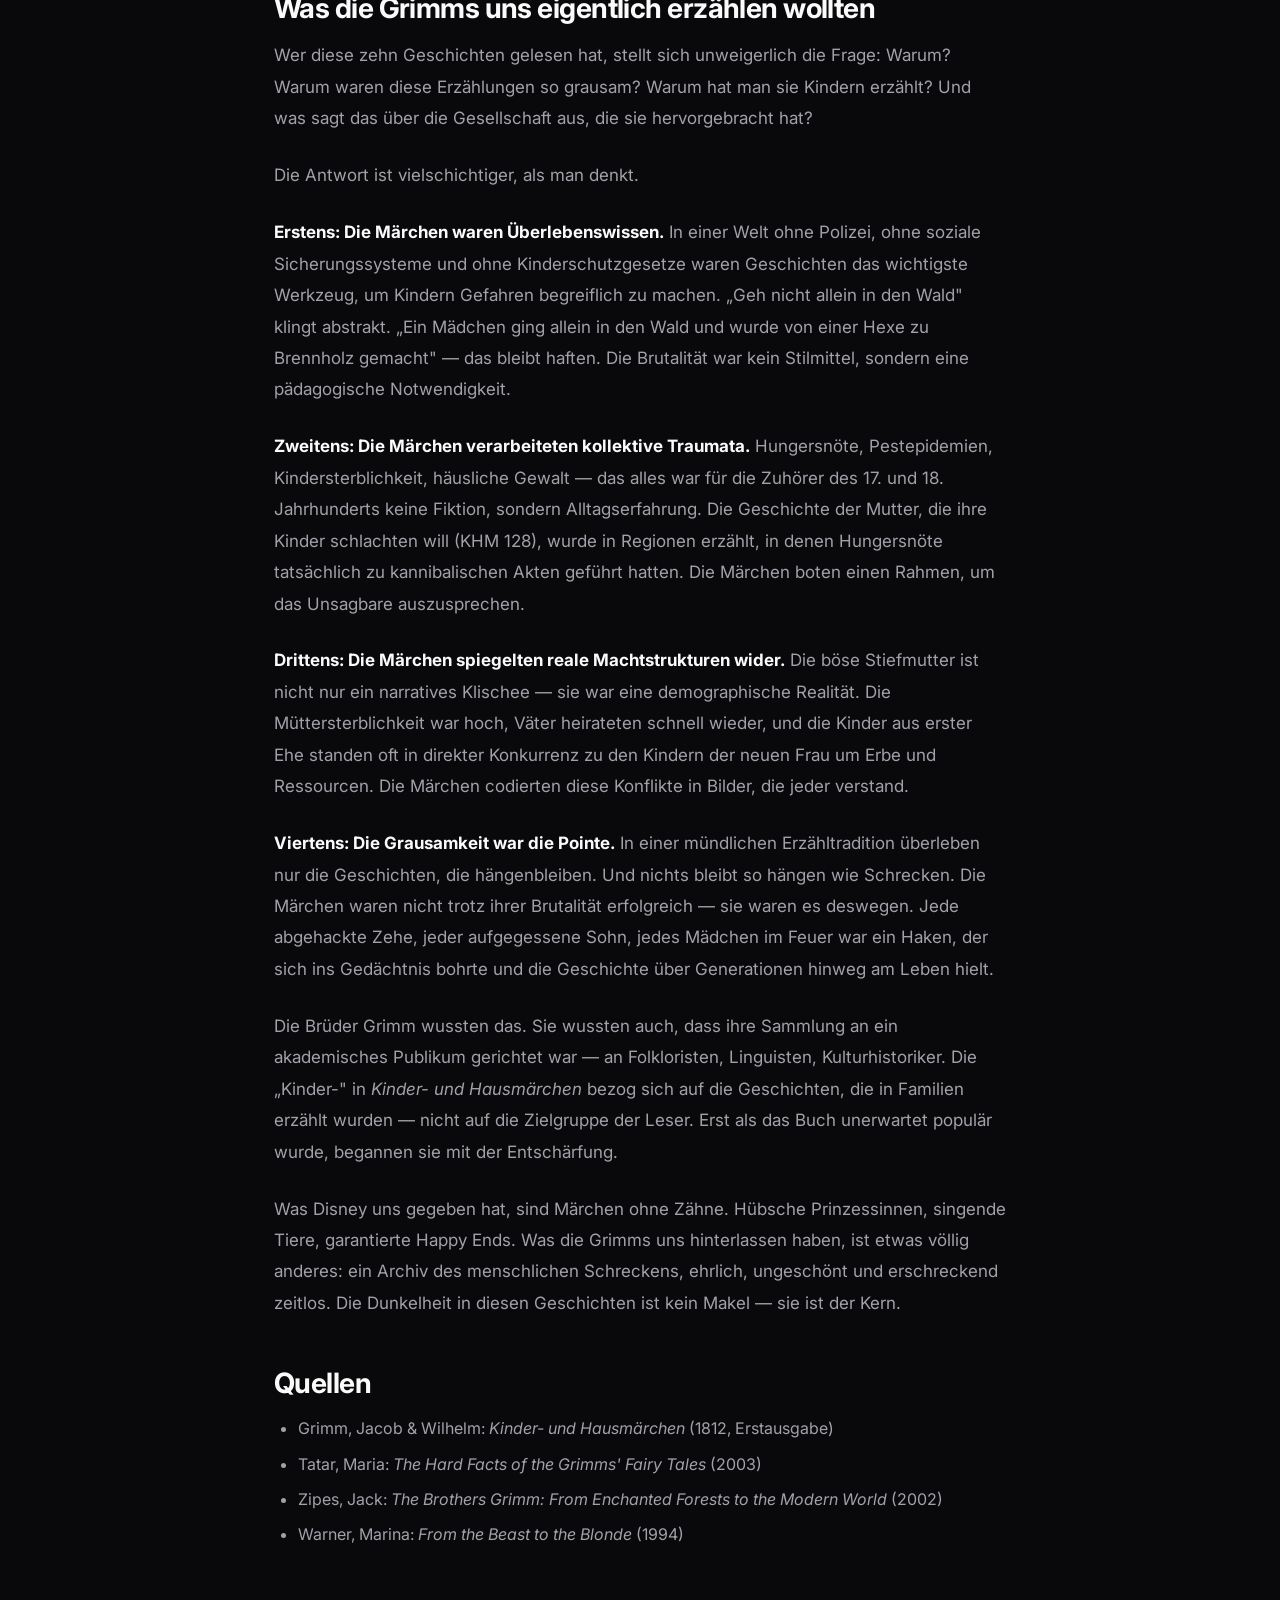
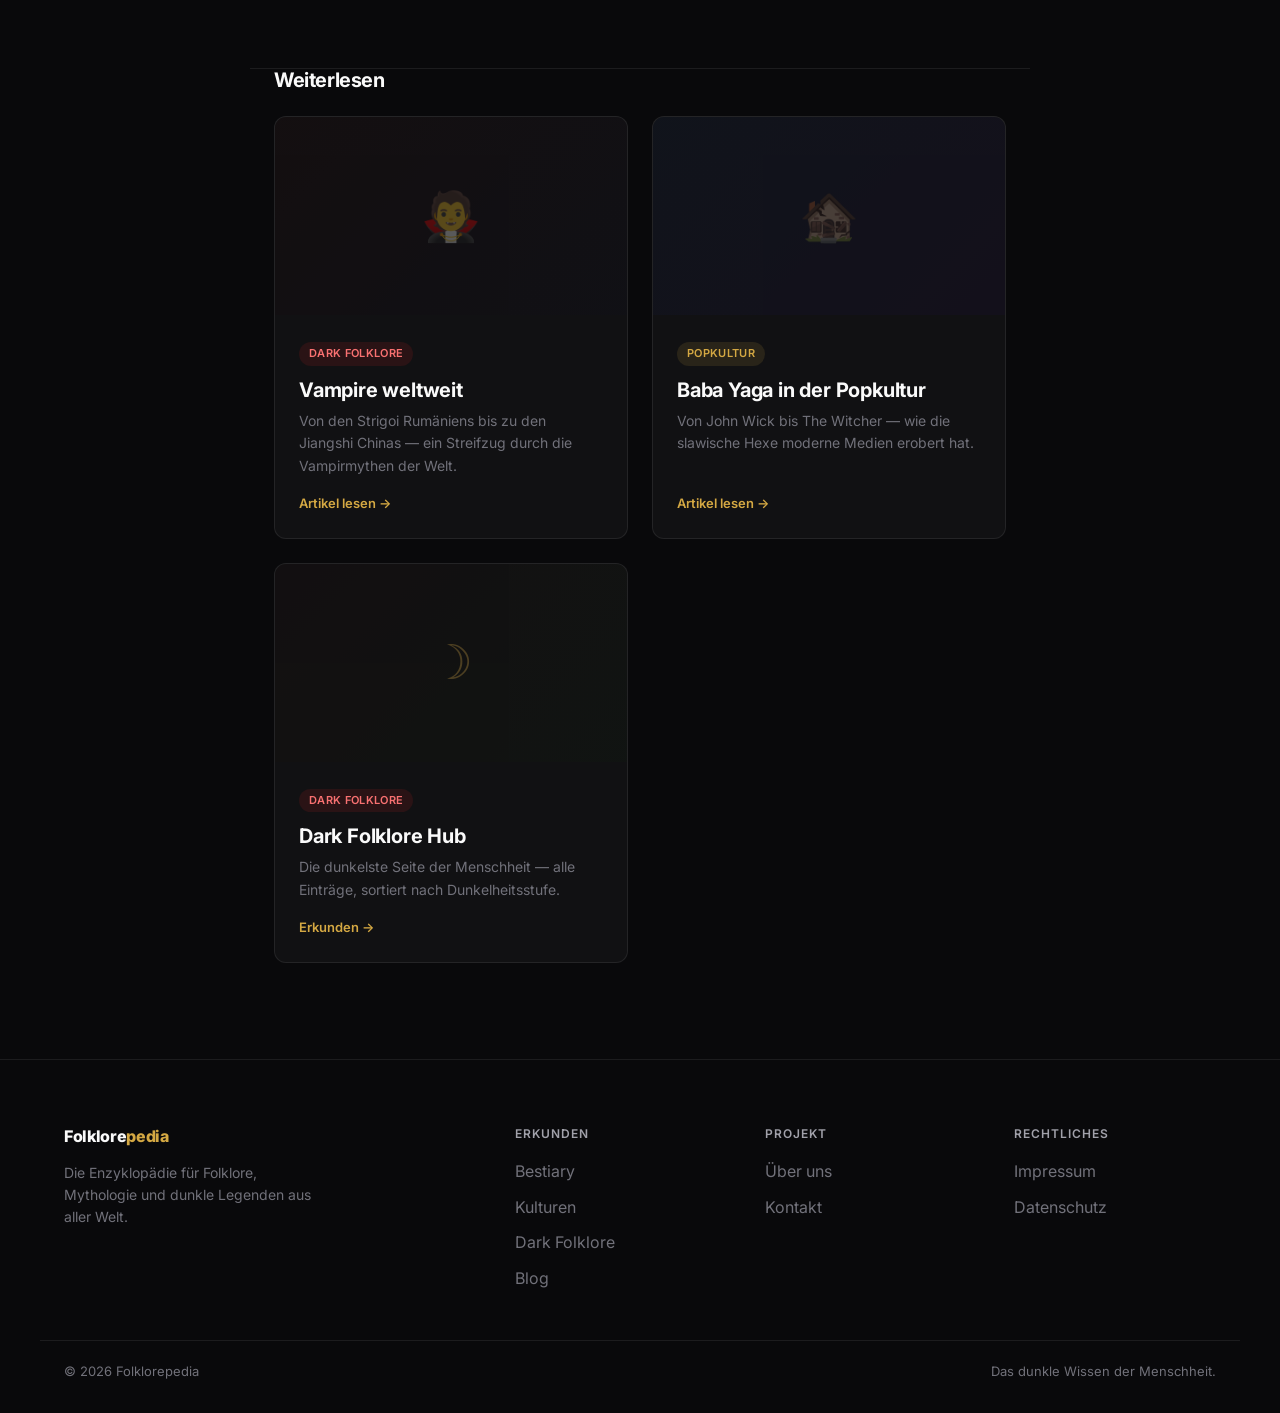
<file: blog/dunkelste-grimm-maerchen.html>
<!DOCTYPE html>
<html lang="de">
<head>
  <meta charset="UTF-8">
  <meta name="viewport" content="width=device-width, initial-scale=1.0">
  <title>Die 10 dunkelsten Grimm-Märchen — Was Disney dir verschwiegen hat | Folklorepedia</title>
  <meta name="description" content="Enthauptungen, Kannibalismus, Kindsmord — die Originalversionen der Grimm-Märchen sind nichts für schwache Nerven. Die 10 dunkelsten Geschichten.">
  <meta name="robots" content="index, follow">
  <link rel="canonical" href="https://folklorepedia.de/blog/dunkelste-grimm-maerchen.html">

  <!-- Open Graph -->
  <meta property="og:title" content="Die 10 dunkelsten Grimm-Märchen — Was Disney dir verschwiegen hat | Folklorepedia">
  <meta property="og:description" content="Enthauptungen, Kannibalismus, Kindsmord — die Originalversionen der Grimm-Märchen sind nichts für schwache Nerven. Die 10 dunkelsten Geschichten.">
  <meta property="og:type" content="article">
  <meta property="og:url" content="https://folklorepedia.de/blog/dunkelste-grimm-maerchen.html">

  <!-- Google Fonts -->
  <link rel="preconnect" href="https://fonts.googleapis.com">
  <link rel="preconnect" href="https://fonts.gstatic.com" crossorigin>
  <link href="https://fonts.googleapis.com/css2?family=Inter:wght@400;500;600;700&family=Outfit:wght@600;700;800&display=swap" rel="stylesheet">

  <!-- Stylesheet -->
  <link rel="stylesheet" href="../style.css">
</head>
<body class="fp-body">

<!-- NAV -->
<nav class="fp-nav">
  <div class="fp-nav__inner">
    <a href="/" class="fp-nav__logo">Folklore<span>pedia</span></a>
    <button class="fp-nav__toggle" aria-label="Menü" aria-expanded="false">
      <span></span><span></span><span></span>
    </button>
    <ul class="fp-nav__menu">
      <li><a href="/bestiary.html" class="fp-nav__link">Bestiary</a></li>
      <li><a href="/kulturen.html" class="fp-nav__link">Kulturen</a></li>
      <li><a href="/dark-folklore.html" class="fp-nav__link">Dark Folklore</a></li>
      <li><a href="/blog.html" class="fp-nav__link">Blog</a></li>
      <li><a href="/ueber-uns.html" class="fp-nav__link">Über uns</a></li>
    </ul>
  </div>
</nav>

<!-- ===================== BLOG HERO ===================== -->
<section class="fp-blog-hero">
  <img class="fp-blog-hero__image" src="../assets/images/blog/grimm-maerchen-hero.webp" alt="Die 10 dunkelsten Grimm-Märchen" loading="eager">
  <div class="fp-blog-hero__overlay"></div>
  <div class="fp-blog-hero__content">
    <div class="fp-blog-hero__meta">
      <span class="fp-tag fp-tag--red">Dark Folklore</span>
      <span class="fp-tag fp-tag--accent">Grimm</span>
      <span class="fp-blog-hero__meta-sep">|</span>
      <span>15 Min. Lesezeit</span>
      <span class="fp-blog-hero__meta-sep">|</span>
      <span>28. März 2026</span>
    </div>
    <h1 class="fp-blog-hero__title">Die 10 dunkelsten Grimm-Märchen</h1>
    <p class="fp-blog-hero__excerpt">Was Disney dir verschwiegen hat. Die Originalversionen sind grausamer, als du denkst.</p>
  </div>
</section>

<!-- ===================== BLOG BODY ===================== -->
<article class="fp-blog-body">

  <p class="fp-blog-body__lead">Die Brüder Grimm sammelten im frühen 19. Jahrhundert Volksmärchen aus dem deutschsprachigen Raum. Doch ihre ursprünglichen Fassungen — bevor sie diese für spätere Auflagen abschwächten — enthalten Grausamkeiten, die selbst modernen Horrorautoren die Schamesröte ins Gesicht treiben würden. Kannibalismus, Verstümmelung, Kindsmord und psychologische Folter gehörten zum Standardrepertoire der mündlichen Überlieferung. Willkommen in der Welt der echten Grimm-Märchen.</p>

  <!-- INFOBOX -->
  <div class="fp-blog-infobox">
    <p class="fp-blog-infobox__title">Hintergrund</p>
    <p>Jacob und Wilhelm Grimm veröffentlichten 1812 die erste Ausgabe ihrer <em>Kinder- und Hausmärchen</em> — nicht als Kinderbuch, sondern als akademische Sammlung deutscher Volkserzählungen. Die Geschichten waren roh, brutal und ungeschönt. Doch mit jeder neuen Auflage glätteten die Brüder die Texte: Sexuelle Anspielungen verschwanden, böse Mütter wurden zu Stiefmüttern, und die grausamsten Details wurden abgemildert. Die siebte und letzte Auflage von 1857 ist die Version, die wir heute kennen — und selbst die ist noch erschreckend genug. Die Erstausgabe von 1812 war nie für Kinder gedacht. Sie war ein ethnographisches Dokument, eine Konservierung mündlicher Traditionen, die seit Jahrhunderten am Lagerfeuer erzählt wurden.</p>
  </div>

  <!-- #1 -->
  <h2>#1 — Der Wacholderbaum (KHM 47)</h2>

  <p>Es gibt Märchen, die sind düster. Und dann gibt es <em>Der Wacholderbaum</em> — ein Märchen, das so verstörend ist, dass es selbst unter Folkloreforschern als eines der extremsten Stücke der Sammlung gilt.</p>

  <p>Die Geschichte beginnt harmlos genug: Ein kleiner Junge lebt mit seinem Vater, seiner Stiefmutter und seiner Halbschwester Marlenken. Die Stiefmutter hasst den Jungen. Eines Tages bittet sie ihn, sich einen Apfel aus einer Truhe zu nehmen. Als er sich hineinbeugt, schlägt sie den schweren Deckel mit solcher Wucht zu, dass sein Kopf abgetrennt wird und in die Äpfel rollt.</p>

  <p>Doch das ist erst der Anfang. Um ihre Tat zu vertuschen, setzt die Stiefmutter dem toten Jungen den Kopf wieder auf, bindet ein Tuch um seinen Hals und setzt ihn auf einen Stuhl. Als Marlenken ihn anspricht und keine Antwort bekommt, gibt sie ihm eine Ohrfeige — woraufhin der Kopf herunterfällt. Die Stiefmutter gibt Marlenken die Schuld und beginnt dann, den Jungen in Stücke zu hacken. Sie kocht ihn zu einem Eintopf — einem „Sauerfleisch" — und serviert ihn dem ahnungslosen Vater zum Abendessen.</p>

  <p><strong>„Das schmeckt mir so gut, gebt mir mehr davon"</strong>, sagt der Vater und isst seinen eigenen Sohn auf, Knochen für Knochen. Marlenken sammelt weinend die übriggebliebenen Knochen und legt sie unter den Wacholderbaum, wo die leibliche Mutter des Jungen begraben liegt. Aus dem Baum erhebt sich ein wunderschöner Vogel — die Wiedergeburt des Jungen. Der Vogel fliegt durch die Stadt, singt ein Lied über seinen Mord und lässt am Ende einen Mühlstein auf die Stiefmutter fallen, der sie zermalmt.</p>

  <p><strong>Dunkelheitsstufe: 5/5</strong> — Enthauptung, unfreiwilliger Kannibalismus, Kindsmord und eine der verstörendsten Kochszenen der Literaturgeschichte.</p>

  <!-- #2 -->
  <h2>#2 — Aschenputtel (KHM 21) — Die echte Version</h2>

  <p>Vergiss die gläsernen Pantoffeln, vergiss die gute Fee, vergiss den romantischen Tanz auf dem Ball. Das echte Aschenputtel der Brüder Grimm ist eine Geschichte über obsessiven Neid, Selbstverstümmelung und blutige Rache.</p>

  <p>In der Grimm-Version gibt es keine Fee. Stattdessen pflanzt Aschenputtel ein Reis auf dem Grab ihrer toten Mutter und bewässert es mit ihren Tränen. Daraus wächst ein Haselbaum, in dem ein weißer Vogel lebt, der ihr Wünsche erfüllt. Die Schuhe sind aus Gold, nicht aus Glas — ein Detail, das auf einen Übersetzungsfehler in der französischen Fassung von Charles Perrault zurückgeht (<em>verre</em> statt <em>vair</em>, also Glas statt Eichhörnchenfell).</p>

  <p>Doch der wahre Horror beginnt, als der Prinz mit dem goldenen Schuh das Land durchreitet. Die erste Stiefschwester passt nicht hinein. Die Mutter reicht ihr ein Messer und sagt: <strong>„Hau die Zehe ab; wenn du Königin bist, so brauchst du nicht mehr zu Fuß zu gehen."</strong> Die Tochter gehorcht, zwängt den blutenden Fuß in den Schuh und reitet mit dem Prinzen davon. Doch zwei Tauben auf dem Haselbaum rufen:</p>

  <blockquote>„Rucke di guck, rucke di guck, Blut ist im Schuck. Der Schuck ist zu klein, die rechte Braut sitzt noch daheim."</blockquote>

  <p>Der Prinz bringt sie zurück. Die zweite Stiefschwester hackt sich die Ferse ab — gleiches Spiel, gleiches Blut, gleiches Lied der Tauben. Erst Aschenputtel passt in den Schuh.</p>

  <p>Und die Strafe? Bei Aschenputtels Hochzeit setzen sich die Tauben auf die Schultern der Stiefschwestern und <strong>picken ihnen die Augen aus</strong> — erst das eine, dann das andere. Sie verbringen den Rest ihres Lebens blind und bettelnd.</p>

  <p><strong>Dunkelheitsstufe: 4/5</strong> — Selbstverstümmelung auf Anweisung der eigenen Mutter und erzwungene Erblindung als Hochzeitsgeschenk.</p>

  <!-- IMAGE PLACEHOLDER -->
  <figure class="fp-blog-image">
    <img src="../assets/images/blog/grimm-aschenputtel-inline.webp" alt="Aschenputtels Stiefschwestern in der originalen Grimm-Version" loading="lazy" style="width:100%; display:block;">
    <figcaption class="fp-blog-image__caption">In der Grimm-Version von Aschenputtel hacken sich die Stiefschwestern Zehen und Fersen ab.</figcaption>
  </figure>

  <!-- #3 -->
  <h2>#3 — Blaubart (nach Perrault/Grimm)</h2>

  <p>Streng genommen stammt <em>Blaubart</em> aus der Feder von Charles Perrault (1697), doch die Brüder Grimm nahmen verwandte Varianten in ihre Sammlung auf — darunter <em>Fitchers Vogel</em> (KHM 46) und <em>Das Mordschloss</em>. Die Grundstruktur ist immer dieselbe, und sie ist zutiefst verstörend.</p>

  <p>Ein reicher, geheimnisvoller Adliger mit einem blauen Bart heiratet eine junge Frau. Er gibt ihr die Schlüssel zu allen Räumen seines Schlosses — doch eine einzige Tür darf sie niemals öffnen. Natürlich öffnet sie die Tür. Dahinter findet sie die zerstückelten Leichen seiner früheren Ehefrauen, aufgehängt an Haken, der Boden eine einzige Blutlache.</p>

  <p>In ihrer Panik lässt sie den Schlüssel in das Blut fallen. Und hier greift das zentrale Symbol der Geschichte: <strong>Das Blut lässt sich nicht mehr abwaschen.</strong> Egal wie sehr sie schrubbt — der Schlüssel bleibt rot. Es ist ein Zeichen des Wissens, das nicht ungeschehen gemacht werden kann. Ein Zeichen der Schuld, die sie nun mit ihrem Mann teilt. Blaubart erkennt sofort, dass sie die Kammer betreten hat, und erklärt ihr, dass sie nun als nächste an die Reihe komme.</p>

  <p>Folkloreforscher haben die Figur des Blaubart mit realen Serienmördern des Mittelalters in Verbindung gebracht, insbesondere mit <strong>Gilles de Rais</strong>, einem französischen Adligen und ehemaligen Kampfgefährten von Jeanne d'Arc, der im 15. Jahrhundert wegen des Mordes an über 100 Kindern hingerichtet wurde. Ob die Verbindung historisch haltbar ist, bleibt umstritten — doch die Parallelen sind frappierend.</p>

  <p><strong>Dunkelheitsstufe: 5/5</strong> — Serienmord, häusliche Gewalt als System und ein Schlüssel, der zum Richter wird.</p>

  <!-- #4 -->
  <h2>#4 — Die Kinder im Hungersnot (KHM 128)</h2>

  <p>Dieses kurze Märchen ist so erschütternd, dass es selbst in Grimm-Gesamtausgaben oft nur in den Anmerkungen steht. Es hat keine Heldenreise, kein Happy End, keine Moral — nur nackten Horror.</p>

  <p>Eine Mutter, die vom Wahnsinn des Hungers getrieben wird, wendet sich an ihre zwei kleinen Kinder und sagt: <strong>„Ich muss euch schlachten, damit ich etwas zu essen habe."</strong></p>

  <p>Die Kinder flehen: „O Mutter, verschon uns, wir wollen hinausgehen und uns selbst etwas Brot suchen." Sie gehen hinaus, finden nichts, und kommen zurück. Die Mutter ist in ihrem Wahn gefangen und wiederholt ihre Ankündigung. Die Kinder flehen erneut. In einer Version der Geschichte greift Gott ein und schickt Essen. In einer anderen — der dunkleren — fehlt dieses Wunder.</p>

  <p>Die Geschichte ist ein Spiegel realer historischer Zustände. Hungersnöte waren im mittelalterlichen und frühneuzeitlichen Europa keine Seltenheit, und die Chroniken berichten tatsächlich von Fällen, in denen verzweifelte Eltern ihre Kinder töteten oder gar aßen. Das Märchen verarbeitet ein kollektives Trauma, das für Generationen von Zuhörern bittere Realität war.</p>

  <p><strong>Dunkelheitsstufe: 5/5</strong> — Keine Monster, keine Hexen. Nur eine hungernde Mutter und ihre Kinder. Der Horror liegt in der Alltäglichkeit.</p>

  <!-- #5 -->
  <h2>#5 — Frau Trude (KHM 43)</h2>

  <p>Die meisten Märchen folgen einer Struktur: Held zieht aus, überwindet Prüfungen, kehrt verwandelt zurück. <em>Frau Trude</em> tut nichts dergleichen. Es ist ein Märchen ohne Erlösung, ohne Rettung, ohne Hoffnung — und es ist erschreckend kurz.</p>

  <p>Ein eigensinniges Mädchen will unbedingt die geheimnisvolle Frau Trude besuchen, obwohl ihre Eltern sie eindringlich davor warnen. <strong>„Frau Trude ist eine böse Frau, die gottlose Dinge treibt"</strong>, sagen sie. Das Mädchen geht trotzdem.</p>

  <p>Auf dem Weg zum Haus sieht sie nacheinander drei Gestalten: einen schwarzen Mann auf der Treppe, einen grünen Mann und einen blutroten Mann. Im Haus angekommen, erzählt sie Frau Trude von diesen Erscheinungen. Frau Trude erklärt sie nüchtern: der Köhler, der Jäger und der Metzger. Dann fragt das Mädchen, warum sie durch das Fenster eine Gestalt mit einem Feuerkopf gesehen habe.</p>

  <p>Frau Trude antwortet: <strong>„Da hast du die Hexe in ihrem rechten Schmuck gesehen."</strong> Und dann, ohne Vorwarnung, ohne dramatische Szene: <strong>„Ich habe schon lange auf dich gewartet. Du sollst mir leuchten."</strong></p>

  <p>Sie verwandelt das Mädchen in einen Holzklotz und wirft ihn ins Feuer. <strong>„Das brennt einmal hell!"</strong>, sagt sie, und wärmt sich daran.</p>

  <p>Ende. Keine Rettung. Kein Held, der kommt. Kein Prinz. Das Mädchen ist tot, verbrannt als Brennholz, und Frau Trude wärmt sich an ihren Überresten. Die Botschaft ist so kalt wie das Märchen kurz ist: Manche Warnungen sollte man ernst nehmen. Es gibt Orte, von denen man nicht zurückkehrt.</p>

  <p><strong>Dunkelheitsstufe: 4/5</strong> — Kompromisslose Endgültigkeit. Kein Ausweg, kein Lerneffekt für das Opfer. Nur Asche.</p>

  <!-- #6 -->
  <h2>#6 — Das Mädchen ohne Hände (KHM 31)</h2>

  <p>Die Geschichte vom <em>Mädchen ohne Hände</em> ist vielleicht das psychologisch grausamste Märchen der Sammlung. Es beginnt mit einem Pakt, der so monströs ist, dass man ihn kaum glauben kann — und doch ist er das zentrale Motiv.</p>

  <p>Ein Müller, arm und verzweifelt, trifft im Wald auf den Teufel. Dieser bietet ihm unermesslichen Reichtum an — im Tausch gegen das, was hinter seiner Mühle steht. Der Müller denkt an seinen alten Apfelbaum und willigt ein. Doch hinter der Mühle steht seine Tochter und fegt den Hof.</p>

  <p>Als der Teufel kommt, um das Mädchen zu holen, hat sie sich so rein gewaschen und einen Kreis um sich gezogen, dass er sie nicht berühren kann. Er befiehlt dem Vater: <strong>„Nimm ihr alles Wasser weg, damit sie sich nicht mehr waschen kann."</strong> Das Mädchen weint auf ihre Hände, und ihre Tränen halten sie rein. Der Teufel, außer sich vor Wut, gibt seinen letzten Befehl:</p>

  <p><strong>„Hau ihr die Hände ab, sonst kann ich ihr nicht beikommen."</strong></p>

  <p>Und der Vater — ihr eigener Vater — gehorcht. Er hackt seiner Tochter beide Hände ab. Das Mädchen weint erneut auf die Stümpfe, und ihre Tränen halten sie so rein, dass der Teufel endgültig aufgibt und verschwindet.</p>

  <p>Verstümmelt und verstoßen wandert das Mädchen durch die Welt. Sie findet schließlich einen König, der sie heiratet und ihr silberne Hände anfertigen lässt. Doch durch die Intrigen des Teufels wird sie erneut vertrieben — diesmal mit ihrem Neugeborenen. Sie lebt jahrelang im Wald, und durch göttliche Gnade wachsen ihre Hände schließlich nach.</p>

  <p>Das Happy End ist ein schwacher Trost. Die eigentliche Geschichte handelt von einem Vater, der seine Tochter buchstäblich verkauft und dann verstümmelt — ein Bild, das reale Machtverhältnisse und die Ohnmacht von Frauen im patriarchalen System mit erschreckender Klarheit abbildet.</p>

  <p><strong>Dunkelheitsstufe: 5/5</strong> — Ein Vater verstümmelt seine Tochter auf Befehl des Teufels. Die Metaphorik ist so dünn wie eine Rasierklinge.</p>

  <!-- IMAGE PLACEHOLDER -->
  <figure class="fp-blog-image">
    <img src="../assets/images/blog/grimm-maedchen-haende-inline.webp" alt="Das Mädchen ohne Hände — eines der dunkelsten Grimm-Märchen" loading="lazy" style="width:100%; display:block;">
    <figcaption class="fp-blog-image__caption">In "Das Mädchen ohne Hände" muss ein Vater seiner eigenen Tochter die Hände abhacken.</figcaption>
  </figure>

  <!-- #7 -->
  <h2>#7 — Der Räuberbräutigam (KHM 40)</h2>

  <p><em>Der Räuberbräutigam</em> liest sich wie das Drehbuch eines Slasher-Films — nur dass er 200 Jahre vor dem Genre geschrieben wurde. Es ist eines der wenigen Grimm-Märchen, in dem eine Frau die Hauptrolle spielt und durch ihren eigenen Verstand überlebt.</p>

  <p>Ein Müller verlobt seine Tochter mit einem Mann, der reich zu sein scheint. Das Mädchen hat ein ungutes Gefühl. Als sie seinen Wohnsitz besucht, findet sie ein verlassenes Haus tief im Wald. Im Keller entdeckt sie eine alte Frau, die sie warnt: <strong>„Du bist in ein Mörderhaus geraten. Dein Bräutigam will dich töten, zerhacken und aufessen."</strong></p>

  <p>Das Mädchen versteckt sich hinter einem Fass. Kurz darauf kehrt die Räuberbande mit einem weiteren Opfer zurück — einer jungen Frau. Was folgt, gehört zu den explizitesten Gewaltdarstellungen in der gesamten Grimm-Sammlung:</p>

  <p>Die Räuber <strong>zerren das Mädchen herein, reißen ihr die Kleider vom Leib</strong>, legen sie auf einen Tisch, <strong>zerhacken ihren Körper in Stücke und bestreuen das Fleisch mit Salz</strong>. Ein Räuber bemerkt einen goldenen Ring am Finger des Opfers. Er hackt den Finger ab — und der <strong>abgetrennte Finger fliegt durch die Luft und landet im Schoß der versteckten Braut</strong>.</p>

  <p>Das Mädchen überlebt, flieht und erzählt bei der Hochzeit die Geschichte als „Traum", bis sie am Ende den abgetrennten Finger als Beweis vorzeigt. Die Räuber werden hingerichtet.</p>

  <p><strong>Dunkelheitsstufe: 5/5</strong> — Serienmord, Kannibalismus, Zerstückelung bei lebendigem Leib und ein abgetrennter Finger als Beweisstück.</p>

  <!-- #8 -->
  <h2>#8 — Schneewittchen (KHM 53) — Die echte Version</h2>

  <p>Schneewittchen kennt jeder. Aber die wenigsten kennen die Originalversion von 1812 — und diese unterscheidet sich in zwei entscheidenden Punkten von jeder Disney-Adaption.</p>

  <p><strong>Erstens: Es ist die leibliche Mutter.</strong> In der Erstausgabe von 1812 ist es nicht die Stiefmutter, die eifersüchtig auf Schneewittchens Schönheit ist — es ist ihre eigene Mutter. Erst in späteren Auflagen änderten die Brüder Grimm diese Figur zur Stiefmutter, weil eine biologische Mutter, die ihr eigenes Kind töten will, selbst für damalige Verhältnisse zu verstörend war.</p>

  <p><strong>Zweitens: Der Kannibalismus.</strong> Als die Königin den Jäger beauftragt, Schneewittchen im Wald zu töten, verlangt sie nicht nur ein Herz als Beweis. Sie verlangt <strong>Lunge und Leber</strong> — und zwar nicht als Trophäe. Sie lässt sie vom Koch in Salzwasser kochen und <strong>isst sie auf</strong>. In dem Glauben, die Organe ihrer Tochter zu verzehren, verspeist sie in Wirklichkeit die eines jungen Wildschweins.</p>

  <p>Und dann das Ende. In der Grimm-Version gibt es keinen romantischen Abschiedskuss. Der gläserne Sarg mit dem scheintoten Schneewittchen wird von Dienern getragen. Einer stolpert, der Sarg fällt, und das vergiftete Apfelstück wird aus Schneewittchens Hals geschleudert — sie erwacht.</p>

  <p>Die Strafe für die Königin? Bei Schneewittchens Hochzeit werden <strong>eiserne Schuhe ins Feuer gestellt</strong>, bis sie glühend rot sind. Die Königin wird gezwungen, die Schuhe anzuziehen und <strong>so lange zu tanzen, bis sie tot umfällt</strong>. Der ganze Hochzeitssaal sieht zu.</p>

  <p><strong>Dunkelheitsstufe: 4/5</strong> — Kannibalismus (wenn auch unbeabsichtigt), Mordauftrag einer Mutter an ihrer Tochter und Tod durch glühende Tanzschuhe.</p>

  <!-- #9 -->
  <h2>#9 — Die zwölf Brüder (KHM 9)</h2>

  <p><em>Die zwölf Brüder</em> beginnt mit einer Szene, die in ihrer beiläufigen Grausamkeit schwer zu überbieten ist. Ein König hat zwölf Söhne. Seine Frau ist erneut schwanger. Er trifft eine Entscheidung:</p>

  <p><strong>„Wird das dreizehnte Kind ein Mädchen, so müssen die zwölf Buben sterben, damit ihr Reichtum groß wird und das Königreich ihr allein zufällt."</strong></p>

  <p>Er lässt <strong>zwölf Särge zimmern</strong>. Kleine Särge, für Kinder. Jeder wird mit Hobelspänen ausgelegt und einem Totenkissen versehen. Die Särge werden in ein verschlossenes Zimmer gestellt. Der König gibt der Königin den Schlüssel und verbietet ihr, mit jemandem darüber zu sprechen.</p>

  <p>Die Königin, von Trauer zerfressen, sitzt jeden Tag weinend in ihrem Zimmer. Der jüngste Sohn, Benjamin, fragt sie nach dem Grund. Sie zeigt ihm die Särge. Die zwölf Brüder fliehen in den Wald und schwören Rache an jedem Mädchen, das ihnen begegnet.</p>

  <p>Jahre später findet die inzwischen herangewachsene Schwester ihre Brüder im Wald. Sie leben zusammen, doch als die Schwester zwölf Lilien pflückt, werden die Brüder in Raben verwandelt. Um sie zurückzuverwandeln, muss sie sieben Jahre lang schweigen — kein Wort, kein Lachen. In dieser Zeit wird sie von einem König gefunden und geheiratet, doch seine Mutter intrigiert gegen sie und verurteilt sie als Hexe zum Feuertod. Erst auf dem Scheiterhaufen, als die sieben Jahre vorbei sind, bricht sie ihr Schweigen und die Raben werden zurückverwandelt.</p>

  <p><strong>Dunkelheitsstufe: 4/5</strong> — Ein Vater, der zwölf Kindersärge bauen lässt, Brüder, die jedes Mädchen töten wollen, und eine Schwester, die beinahe bei lebendigem Leib verbrennt.</p>

  <!-- #10 -->
  <h2>#10 — Fitchers Vogel (KHM 46)</h2>

  <p><em>Fitchers Vogel</em> ist die Grimm-eigene Variante der Blaubart-Sage — und in vielerlei Hinsicht noch verstörender als das französische Original. Hier ist der Antagonist kein Adliger, sondern ein Hexenmeister, der sich als Bettler verkleidet und Frauen durch Berührung entführt.</p>

  <p>Der Hexenmeister kidnappt drei Schwestern, eine nach der anderen. Jeder gibt er ein Ei zum Aufbewahren und einen Schlüssel zu einer verbotenen Kammer. Die ersten beiden Schwestern öffnen die Tür und finden ein Becken voller Blut, in dem <strong>zerhackte menschliche Körper</strong> liegen — die Überreste früherer Opfer. Vor Schreck lassen sie das Ei ins Blut fallen. Der Blutfleck auf dem Ei verrät sie dem Hexenmeister, der sie zur Strafe ebenfalls zerhackt und in das Becken wirft.</p>

  <p>Die dritte Schwester ist klüger. Sie legt das Ei beiseite, bevor sie die Kammer betritt. Im Blutbecken findet sie die Körperteile ihrer Schwestern. Und hier wird das Märchen auf bizarre Weise hoffnungsvoll: <strong>Sie setzt die Körperteile ihrer Schwestern wieder zusammen</strong> — Kopf an Rumpf, Arme an Schultern, Beine an Hüften — und die Schwestern erwachen wieder zum Leben.</p>

  <p>Die dritte Schwester täuscht den Hexenmeister, versteckt ihre wiederbelebten Schwestern in einem Korb, verkleidet sich selbst als Vogel (daher der Titel) und flieht. Am Ende wird das Haus des Hexenmeisters von den Brüdern und Verwandten der Schwestern angezündet — mit dem Hexenmeister und seiner gesamten Bande darin.</p>

  <p><strong>Dunkelheitsstufe: 5/5</strong> — Serienmord durch Zerstückelung, ein Blutbecken als Vorratskammer und die makaberste Wiederbelebung der Literaturgeschichte.</p>

  <!-- ANALYSIS -->
  <h2>Was die Grimms uns eigentlich erzählen wollten</h2>

  <p>Wer diese zehn Geschichten gelesen hat, stellt sich unweigerlich die Frage: Warum? Warum waren diese Erzählungen so grausam? Warum hat man sie Kindern erzählt? Und was sagt das über die Gesellschaft aus, die sie hervorgebracht hat?</p>

  <p>Die Antwort ist vielschichtiger, als man denkt.</p>

  <p><strong>Erstens: Die Märchen waren Überlebenswissen.</strong> In einer Welt ohne Polizei, ohne soziale Sicherungssysteme und ohne Kinderschutzgesetze waren Geschichten das wichtigste Werkzeug, um Kindern Gefahren begreiflich zu machen. „Geh nicht allein in den Wald" klingt abstrakt. „Ein Mädchen ging allein in den Wald und wurde von einer Hexe zu Brennholz gemacht" — das bleibt haften. Die Brutalität war kein Stilmittel, sondern eine pädagogische Notwendigkeit.</p>

  <p><strong>Zweitens: Die Märchen verarbeiteten kollektive Traumata.</strong> Hungersnöte, Pestepidemien, Kindersterblichkeit, häusliche Gewalt — das alles war für die Zuhörer des 17. und 18. Jahrhunderts keine Fiktion, sondern Alltagserfahrung. Die Geschichte der Mutter, die ihre Kinder schlachten will (KHM 128), wurde in Regionen erzählt, in denen Hungersnöte tatsächlich zu kannibalischen Akten geführt hatten. Die Märchen boten einen Rahmen, um das Unsagbare auszusprechen.</p>

  <p><strong>Drittens: Die Märchen spiegelten reale Machtstrukturen wider.</strong> Die böse Stiefmutter ist nicht nur ein narratives Klischee — sie war eine demographische Realität. Die Müttersterblichkeit war hoch, Väter heirateten schnell wieder, und die Kinder aus erster Ehe standen oft in direkter Konkurrenz zu den Kindern der neuen Frau um Erbe und Ressourcen. Die Märchen codierten diese Konflikte in Bilder, die jeder verstand.</p>

  <p><strong>Viertens: Die Grausamkeit war die Pointe.</strong> In einer mündlichen Erzähltradition überleben nur die Geschichten, die hängenbleiben. Und nichts bleibt so hängen wie Schrecken. Die Märchen waren nicht trotz ihrer Brutalität erfolgreich — sie waren es deswegen. Jede abgehackte Zehe, jeder aufgegessene Sohn, jedes Mädchen im Feuer war ein Haken, der sich ins Gedächtnis bohrte und die Geschichte über Generationen hinweg am Leben hielt.</p>

  <p>Die Brüder Grimm wussten das. Sie wussten auch, dass ihre Sammlung an ein akademisches Publikum gerichtet war — an Folkloristen, Linguisten, Kulturhistoriker. Die „Kinder-" in <em>Kinder- und Hausmärchen</em> bezog sich auf die Geschichten, die in Familien erzählt wurden — nicht auf die Zielgruppe der Leser. Erst als das Buch unerwartet populär wurde, begannen sie mit der Entschärfung.</p>

  <p>Was Disney uns gegeben hat, sind Märchen ohne Zähne. Hübsche Prinzessinnen, singende Tiere, garantierte Happy Ends. Was die Grimms uns hinterlassen haben, ist etwas völlig anderes: ein Archiv des menschlichen Schreckens, ehrlich, ungeschönt und erschreckend zeitlos. Die Dunkelheit in diesen Geschichten ist kein Makel — sie ist der Kern.</p>

  <!-- SOURCES -->
  <h2>Quellen</h2>

  <ul>
    <li>Grimm, Jacob &amp; Wilhelm: <em>Kinder- und Hausmärchen</em> (1812, Erstausgabe)</li>
    <li>Tatar, Maria: <em>The Hard Facts of the Grimms' Fairy Tales</em> (2003)</li>
    <li>Zipes, Jack: <em>The Brothers Grimm: From Enchanted Forests to the Modern World</em> (2002)</li>
    <li>Warner, Marina: <em>From the Beast to the Blonde</em> (1994)</li>
  </ul>

</article>

<!-- ===================== RELATED ARTICLES ===================== -->
<section class="fp-blog-related" style="max-width:780px; margin:0 auto; padding:0 24px 96px;">
  <h2 class="fp-blog-related__title">Weiterlesen</h2>
  <div class="fp-blog-grid">

    <a href="/blog/vampire-weltweit.html" class="fp-blog-card">
      <div class="fp-blog-card__image-placeholder" style="background: linear-gradient(135deg, #1a0a0a 0%, #0f0f1a 100%); display:flex; align-items:center; justify-content:center; font-size:48px;">&#x1F9DB;</div>
      <div class="fp-blog-card__body">
        <div style="margin-bottom:12px;">
          <span class="fp-tag fp-tag--red">Dark Folklore</span>
        </div>
        <h3 class="fp-blog-card__title">Vampire weltweit</h3>
        <p class="fp-blog-card__excerpt">Von den Strigoi Rumäniens bis zu den Jiangshi Chinas — ein Streifzug durch die Vampirmythen der Welt.</p>
        <span class="fp-blog-card__link">Artikel lesen &rarr;</span>
      </div>
    </a>

    <a href="/blog/baba-yaga-popkultur.html" class="fp-blog-card">
      <div class="fp-blog-card__image-placeholder" style="background: linear-gradient(135deg, #0f1a2e 0%, #1a0f2e 100%); display:flex; align-items:center; justify-content:center; font-size:48px;">&#x1F3DA;&#xFE0F;</div>
      <div class="fp-blog-card__body">
        <div style="margin-bottom:12px;">
          <span class="fp-tag fp-tag--accent">Popkultur</span>
        </div>
        <h3 class="fp-blog-card__title">Baba Yaga in der Popkultur</h3>
        <p class="fp-blog-card__excerpt">Von John Wick bis The Witcher — wie die slawische Hexe moderne Medien erobert hat.</p>
        <span class="fp-blog-card__link">Artikel lesen &rarr;</span>
      </div>
    </a>

    <a href="/dark-folklore.html" class="fp-blog-card">
      <div class="fp-blog-card__image-placeholder" style="background: linear-gradient(135deg, #1a0f0f 0%, #0f1a0f 100%); display:flex; align-items:center; justify-content:center; font-size:48px;">&#x263D;</div>
      <div class="fp-blog-card__body">
        <div style="margin-bottom:12px;">
          <span class="fp-tag fp-tag--red">Dark Folklore</span>
        </div>
        <h3 class="fp-blog-card__title">Dark Folklore Hub</h3>
        <p class="fp-blog-card__excerpt">Die dunkelste Seite der Menschheit — alle Einträge, sortiert nach Dunkelheitsstufe.</p>
        <span class="fp-blog-card__link">Erkunden &rarr;</span>
      </div>
    </a>

  </div>
</section>

<!-- ===================== FOOTER ===================== -->
<footer class="fp-footer">
  <div class="fp-footer__grid">
    <div>
      <p class="fp-footer__brand">Folklore<span>pedia</span></p>
      <p class="fp-footer__desc">Die Enzyklopädie für Folklore, Mythologie und dunkle Legenden aus aller Welt.</p>
    </div>
    <div>
      <p class="fp-footer__heading">Erkunden</p>
      <ul class="fp-footer__links">
        <li><a href="/bestiary.html">Bestiary</a></li>
        <li><a href="/kulturen.html">Kulturen</a></li>
        <li><a href="/dark-folklore.html">Dark Folklore</a></li>
        <li><a href="/blog.html">Blog</a></li>
      </ul>
    </div>
    <div>
      <p class="fp-footer__heading">Projekt</p>
      <ul class="fp-footer__links">
        <li><a href="/ueber-uns.html">Über uns</a></li>
        <li><a href="/kontakt.html">Kontakt</a></li>
      </ul>
    </div>
    <div>
      <p class="fp-footer__heading">Rechtliches</p>
      <ul class="fp-footer__links">
        <li><a href="/impressum.html">Impressum</a></li>
        <li><a href="/datenschutz.html">Datenschutz</a></li>
      </ul>
    </div>
  </div>
  <div class="fp-footer__bottom">
    <p>&copy; 2026 Folklorepedia</p>
    <p>Das dunkle Wissen der Menschheit.</p>
  </div>
</footer>

<script src="../nav.js"></script>
</body>
</html>
</file>
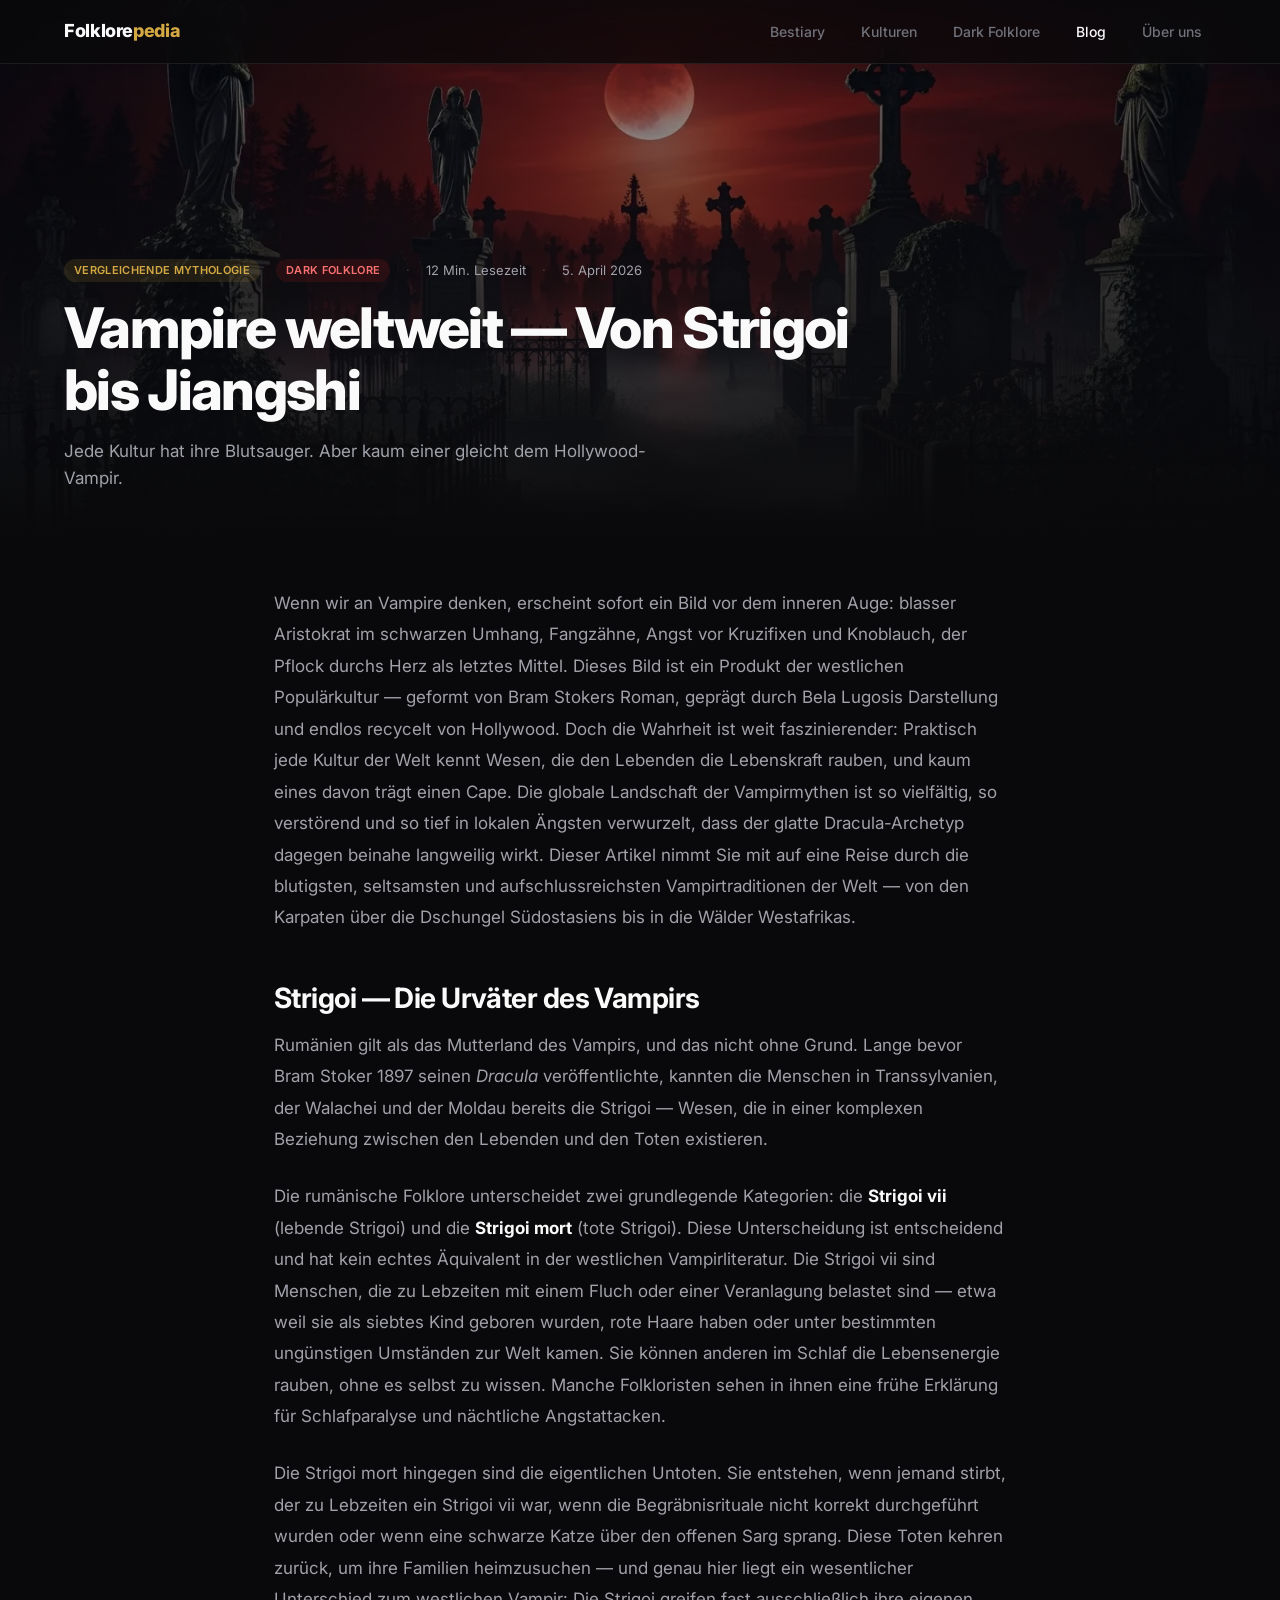
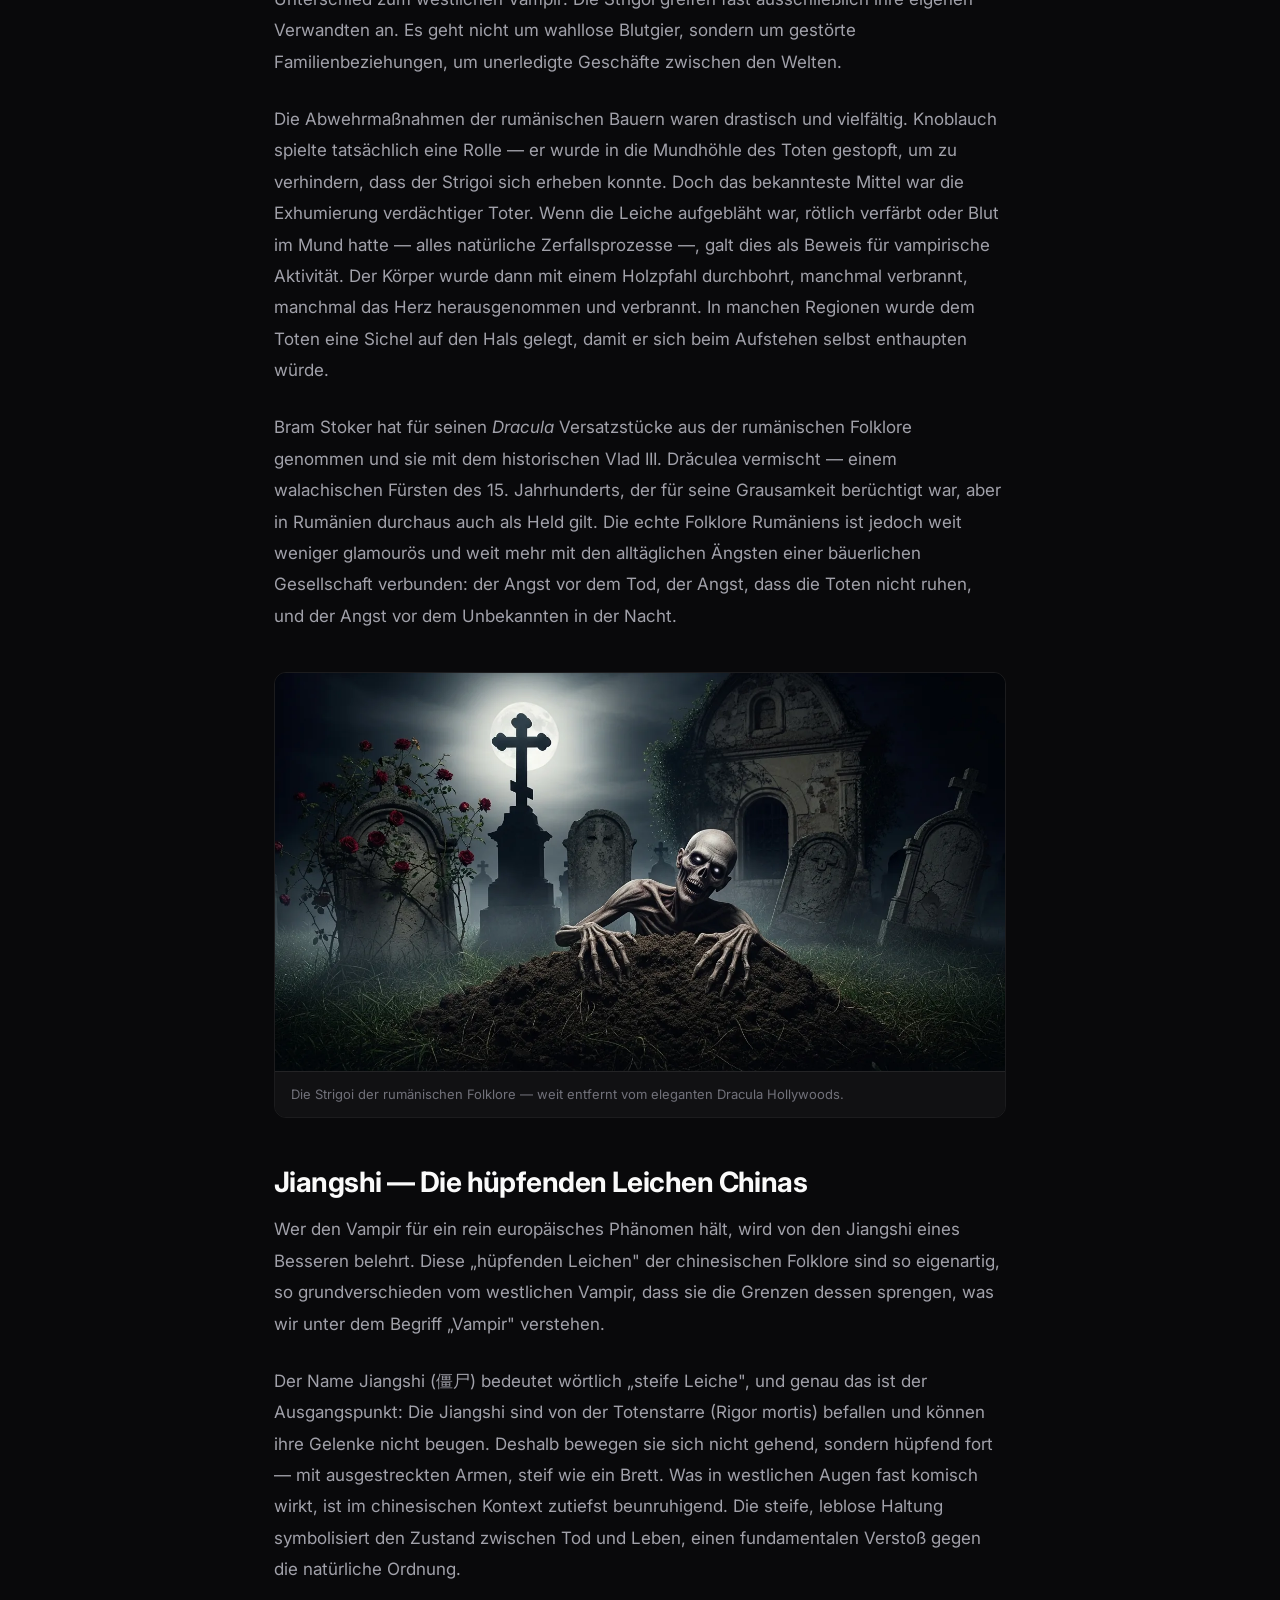
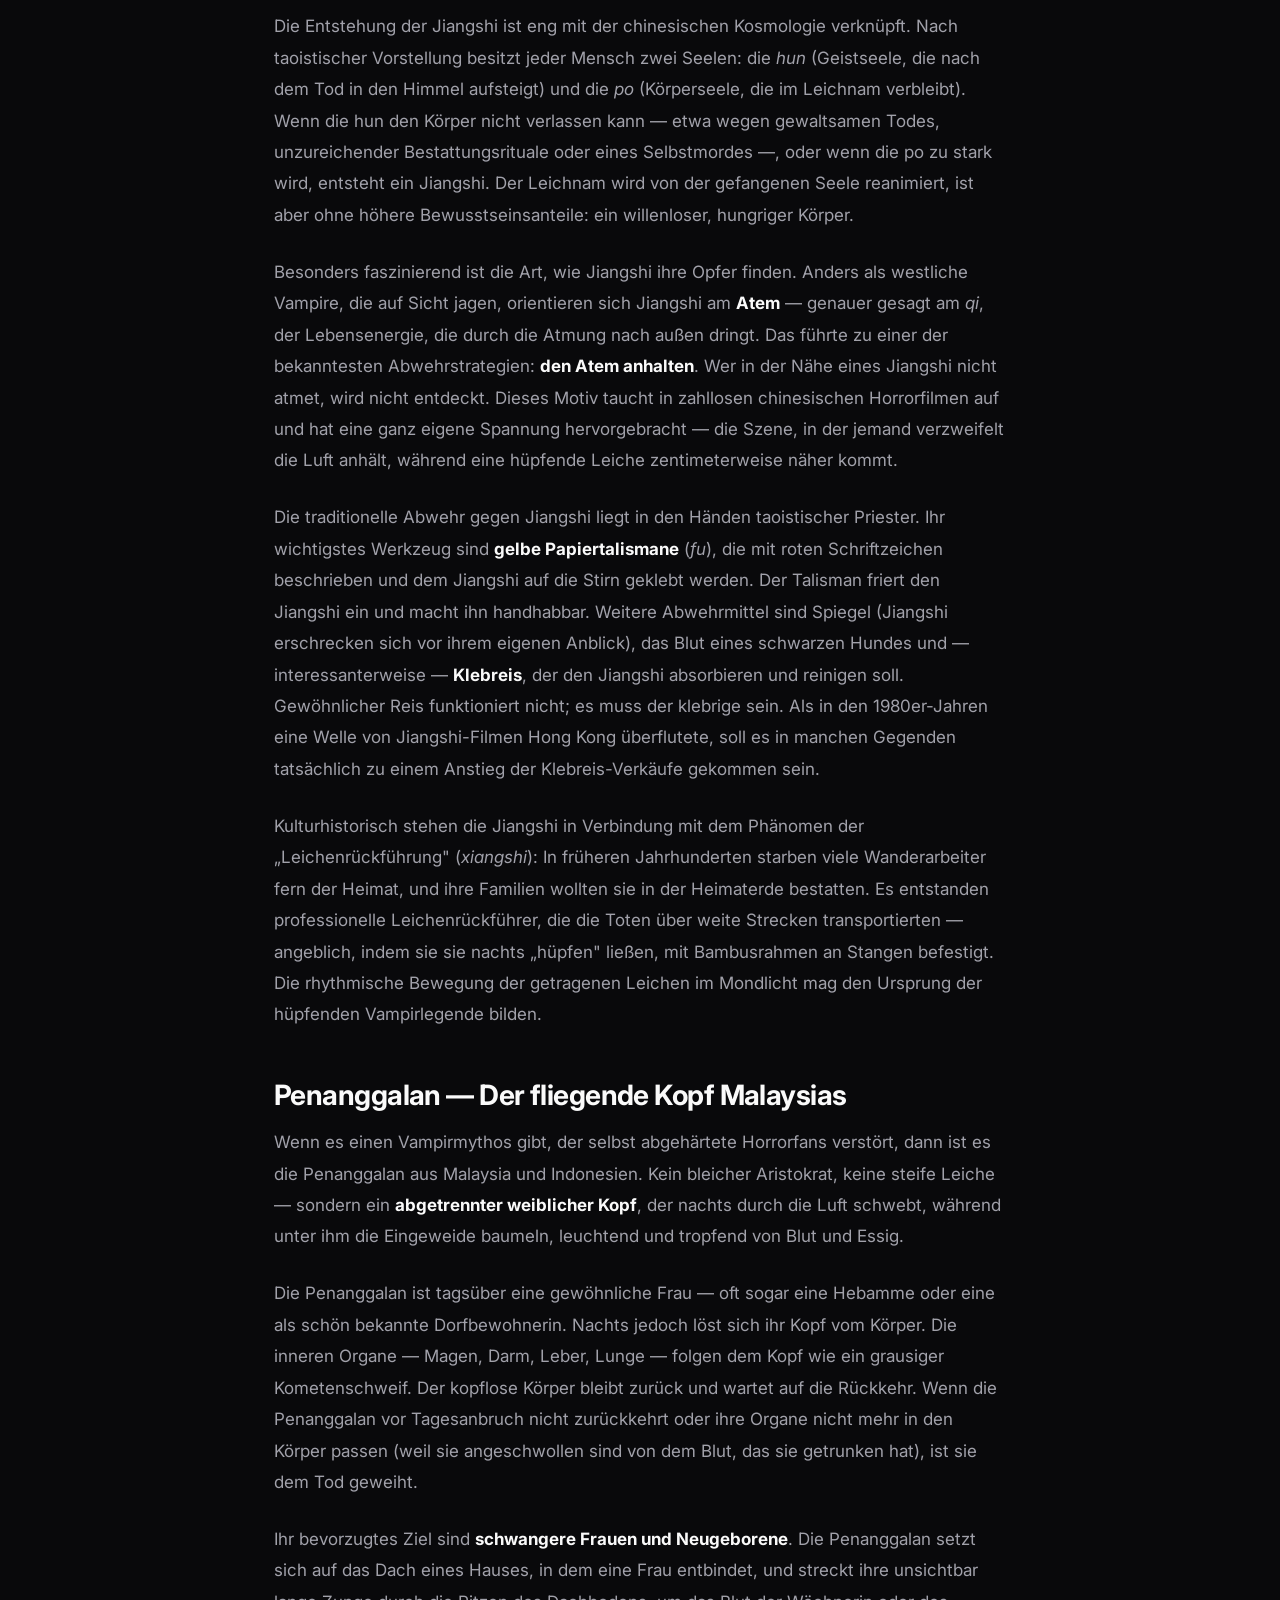
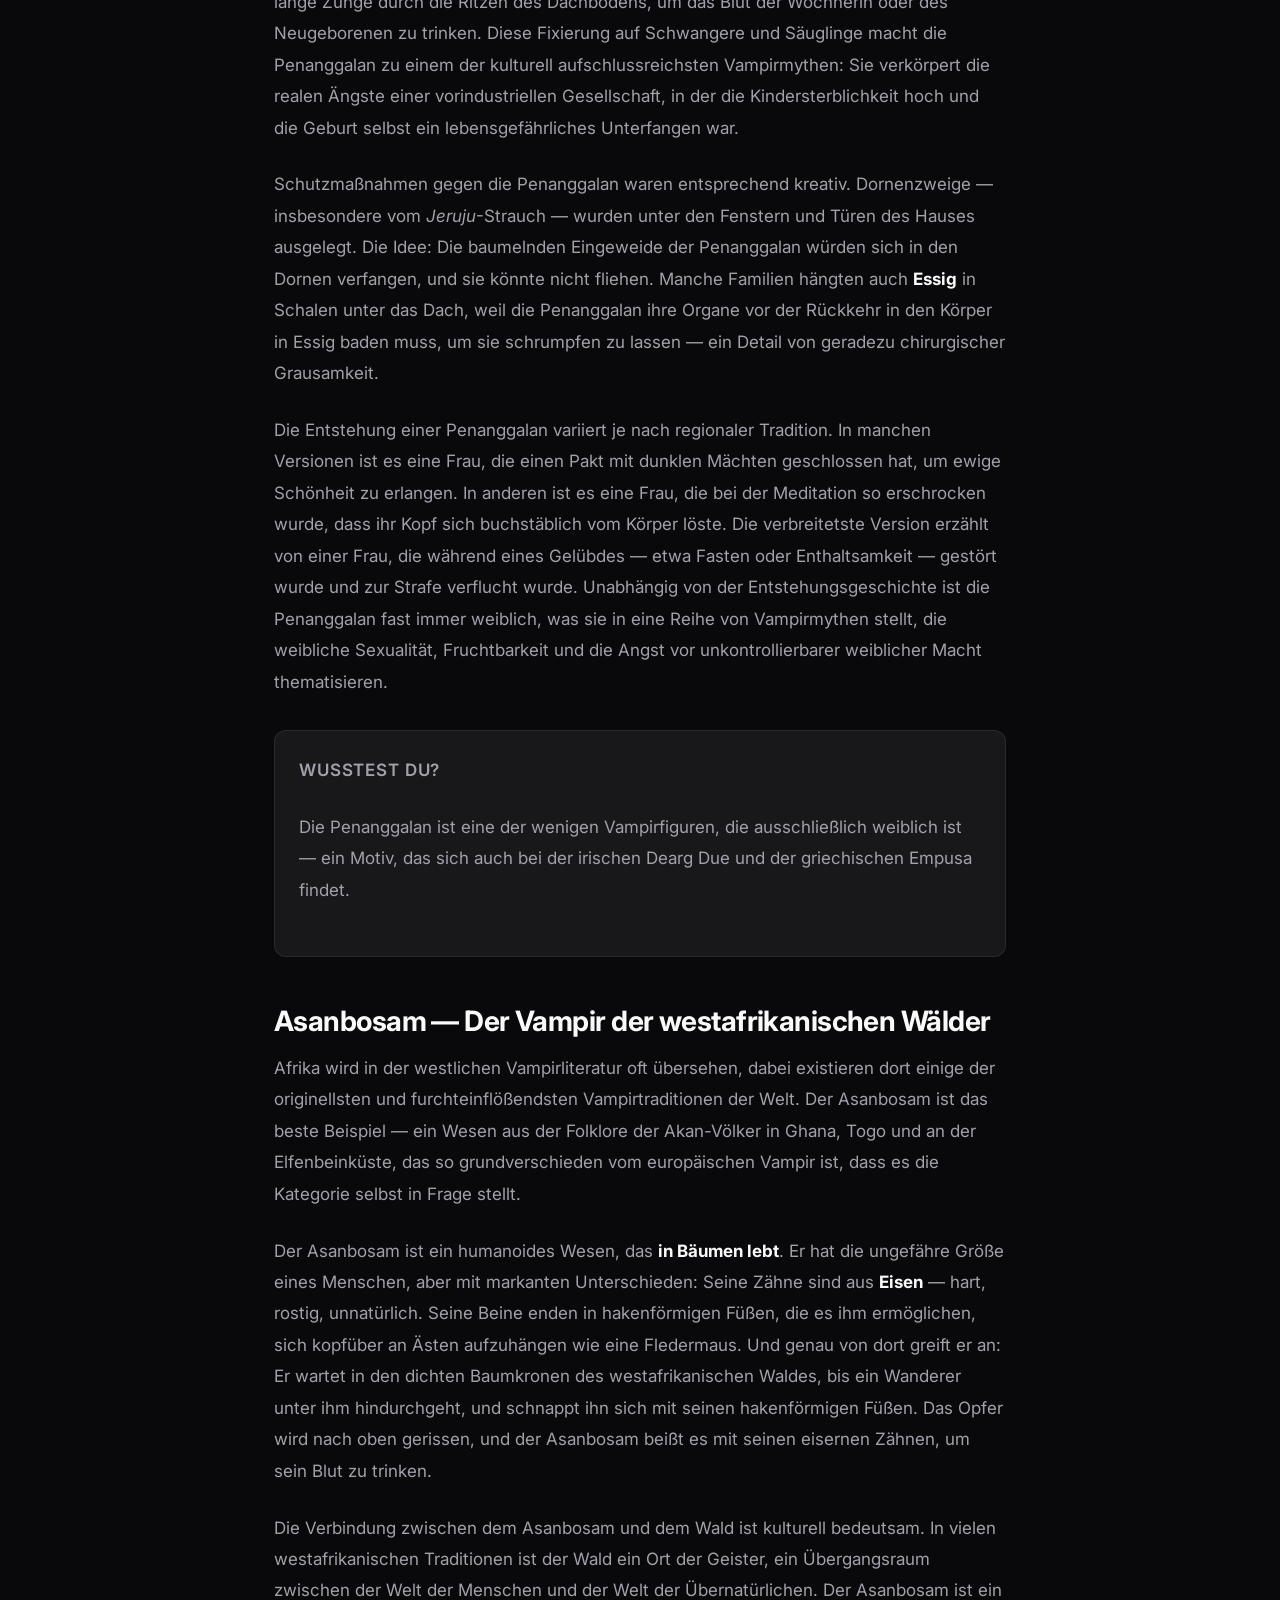
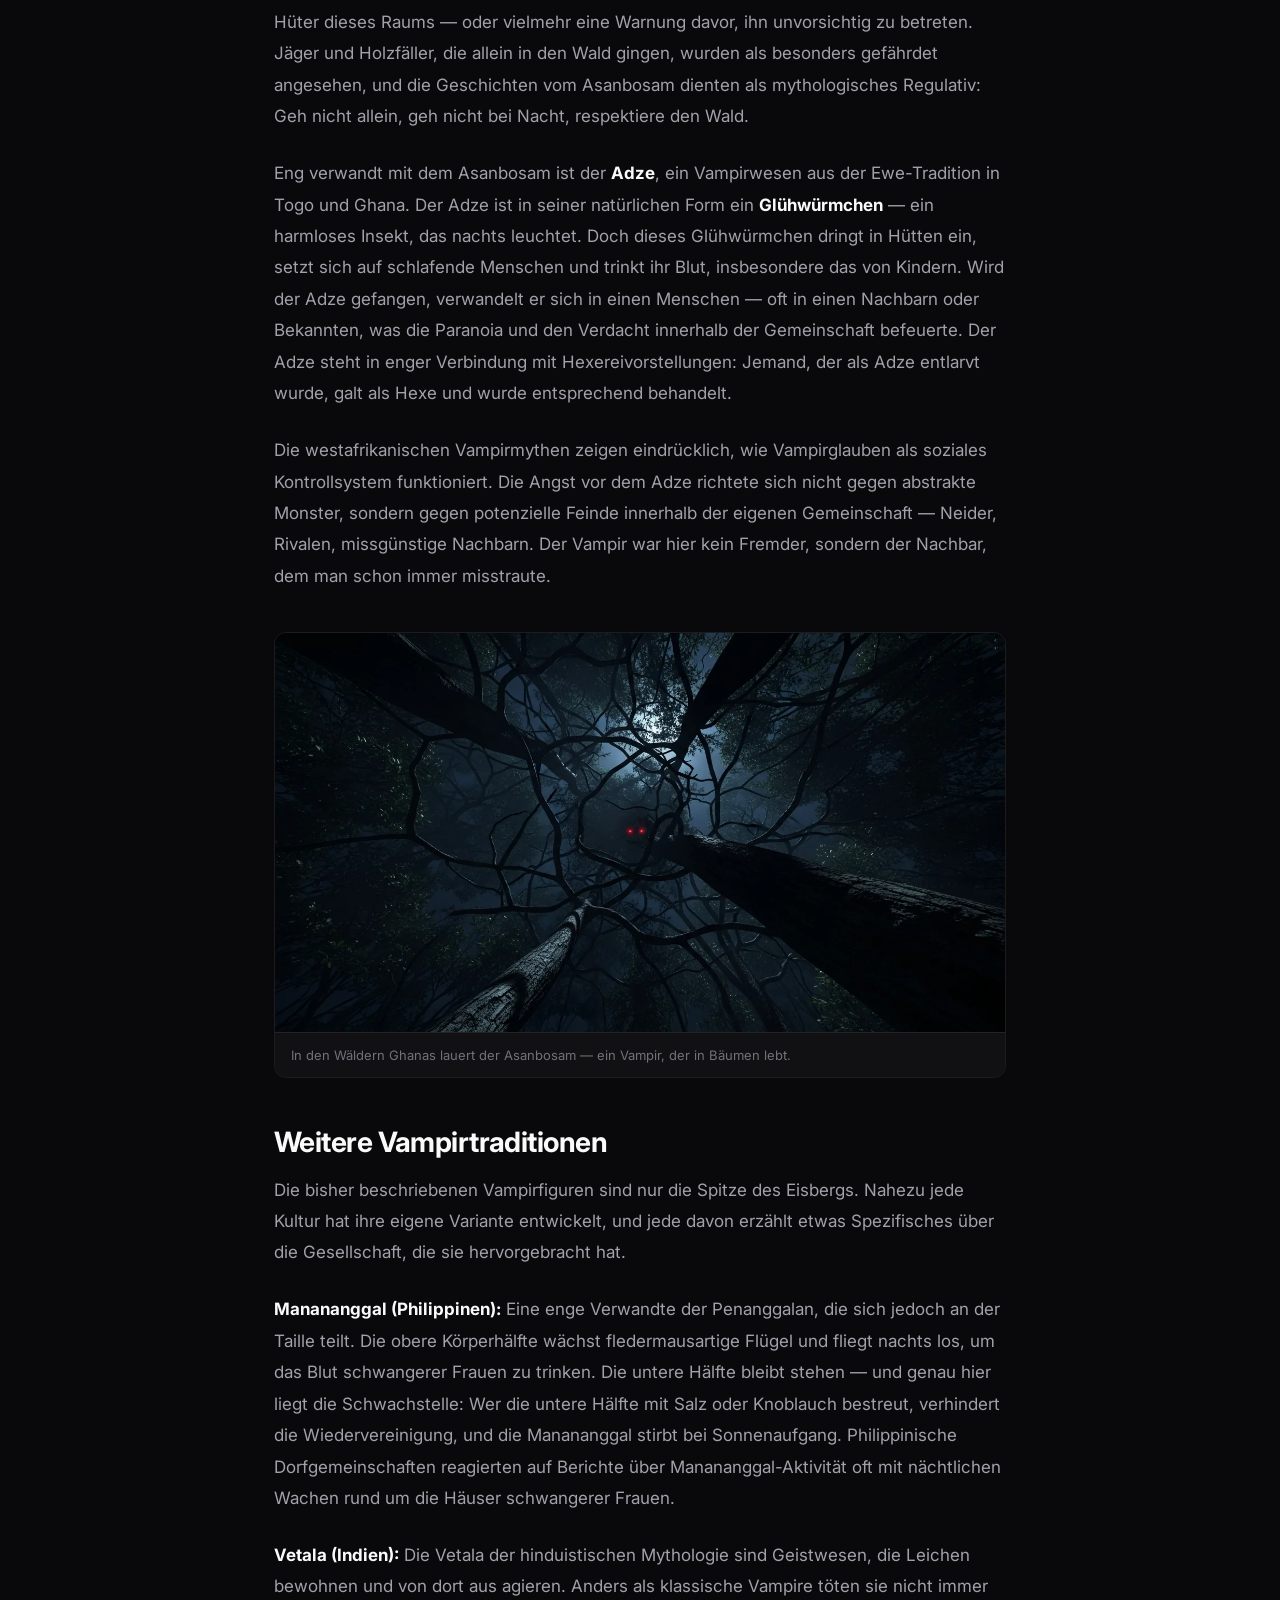
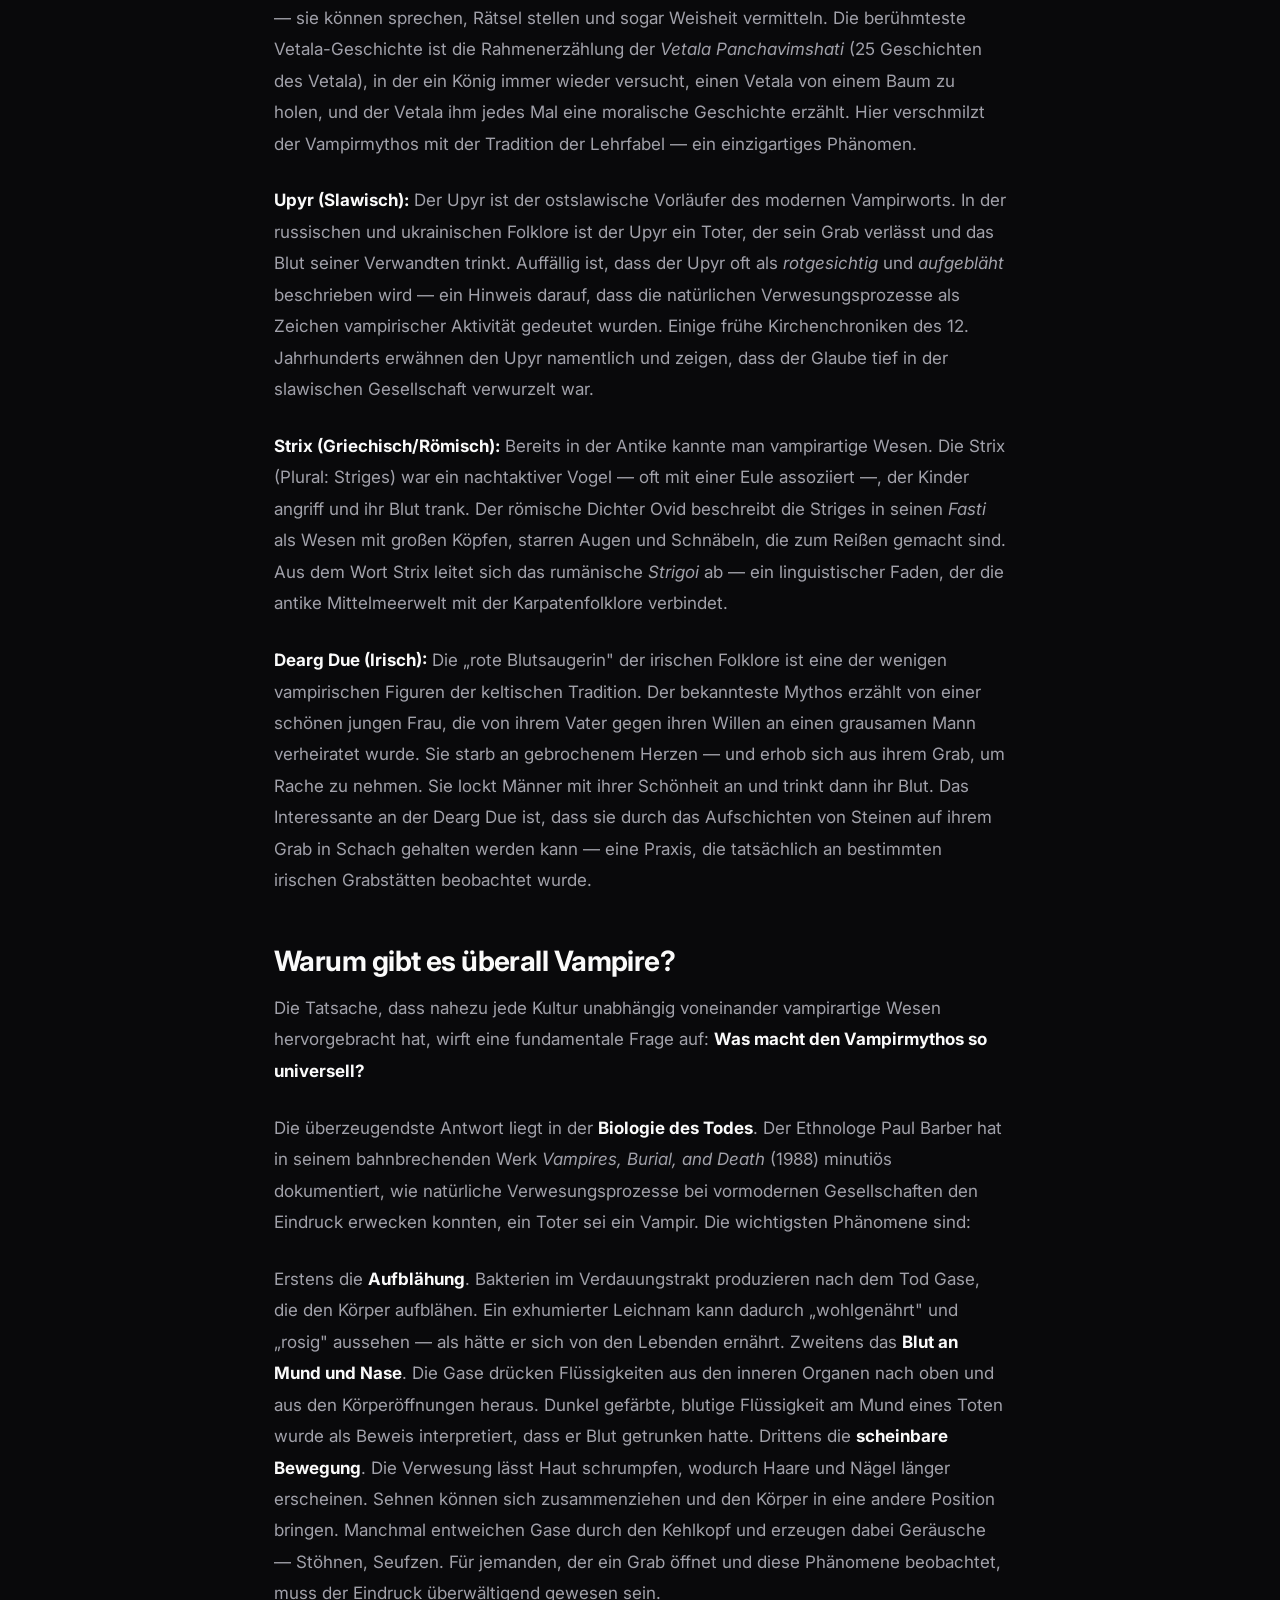
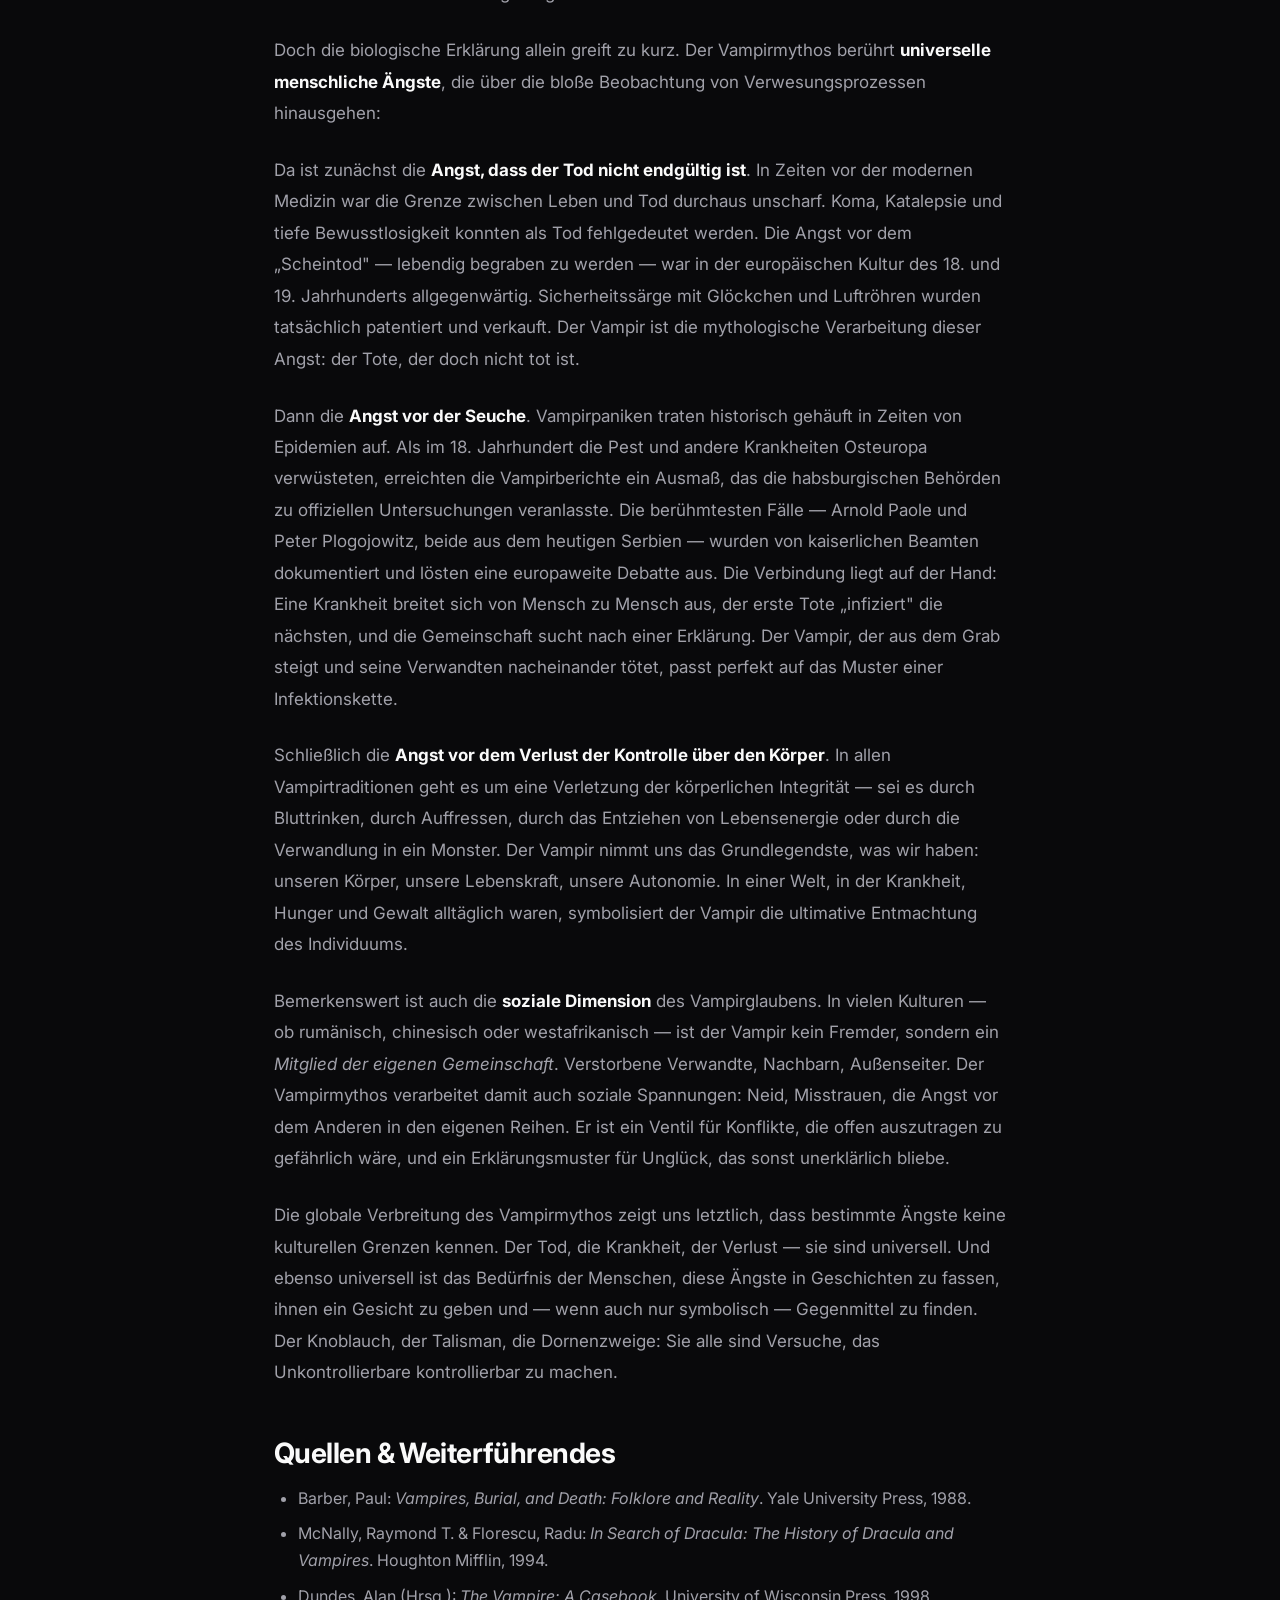
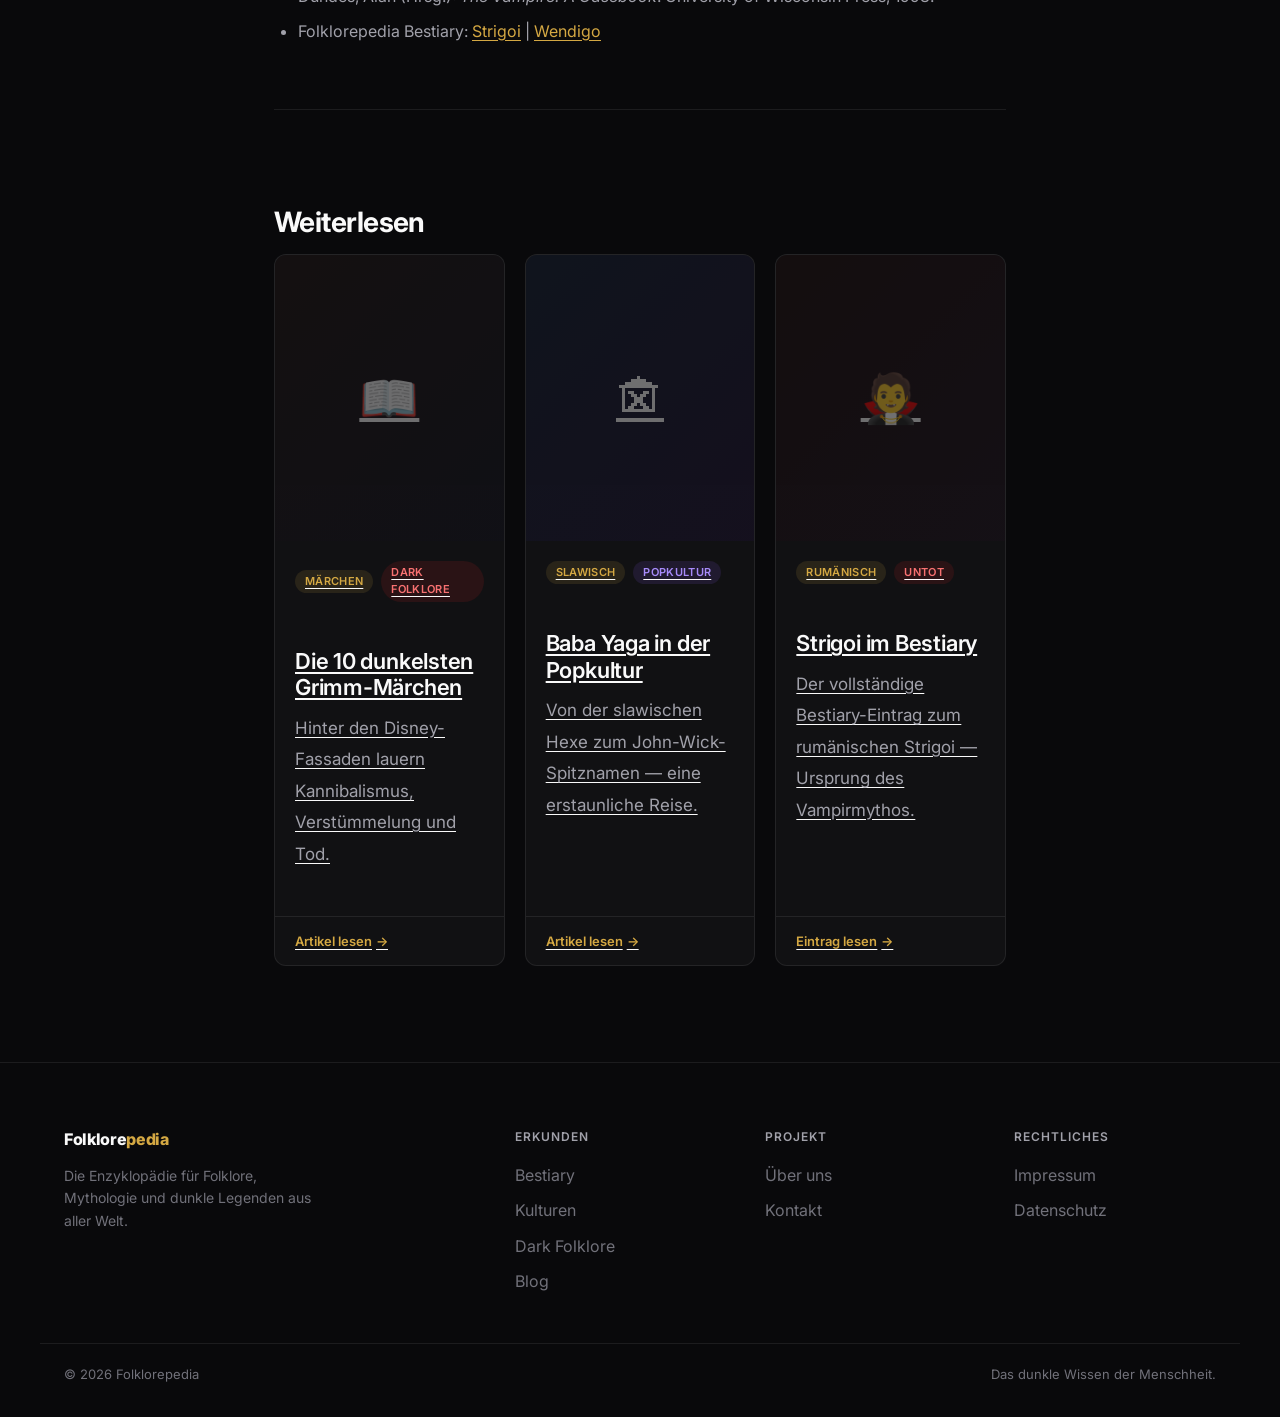
<file: blog/vampire-weltweit.html>
<!DOCTYPE html>
<html lang="de">
<head>
  <meta charset="UTF-8">
  <meta name="viewport" content="width=device-width, initial-scale=1.0">
  <title>Vampire weltweit — Von Strigoi bis Jiangshi | Folklorepedia</title>
  <meta name="description" content="Ein Streifzug durch die Vampirmythen der Welt: rumänische Strigoi, chinesische Jiangshi, malaysische Penanggalan und mehr.">
  <meta name="robots" content="index, follow">
  <link rel="canonical" href="https://folklorepedia.de/blog/vampire-weltweit.html">
  <meta property="og:title" content="Vampire weltweit — Von Strigoi bis Jiangshi | Folklorepedia">
  <meta property="og:description" content="Ein Streifzug durch die Vampirmythen der Welt: rumänische Strigoi, chinesische Jiangshi, malaysische Penanggalan und mehr.">
  <meta property="og:type" content="article">
  <meta property="og:url" content="https://folklorepedia.de/blog/vampire-weltweit.html">
  <link rel="preconnect" href="https://fonts.googleapis.com">
  <link rel="preconnect" href="https://fonts.gstatic.com" crossorigin>
  <link href="https://fonts.googleapis.com/css2?family=Inter:wght@400;500;600;700&family=Outfit:wght@600;700;800&display=swap" rel="stylesheet">
  <link rel="stylesheet" href="../style.css">
</head>
<body class="fp-body">

<nav class="fp-nav">
  <div class="fp-nav__inner">
    <a href="/" class="fp-nav__logo">Folklore<span>pedia</span></a>
    <button class="fp-nav__toggle" aria-label="Menü" aria-expanded="false">
      <span></span><span></span><span></span>
    </button>
    <ul class="fp-nav__menu">
      <li><a href="/bestiary.html" class="fp-nav__link">Bestiary</a></li>
      <li><a href="/kulturen.html" class="fp-nav__link">Kulturen</a></li>
      <li><a href="/dark-folklore.html" class="fp-nav__link">Dark Folklore</a></li>
      <li><a href="/blog.html" class="fp-nav__link">Blog</a></li>
      <li><a href="/ueber-uns.html" class="fp-nav__link">Über uns</a></li>
    </ul>
  </div>
</nav>

<!-- BLOG HERO -->
<header class="fp-blog-hero">
  <img class="fp-blog-hero__image" src="../assets/images/blog/vampire-weltweit-hero.webp" alt="Vampire weltweit — Von Strigoi bis Jiangshi" loading="eager">
  <div class="fp-blog-hero__overlay"></div>
  <div class="fp-blog-hero__content">
    <div class="fp-blog-hero__meta">
      <span class="fp-tag fp-tag--accent">Vergleichende Mythologie</span>
      <span class="fp-tag fp-tag--red">Dark Folklore</span>
      <span class="fp-blog-hero__meta-sep">&middot;</span>
      <span>12 Min. Lesezeit</span>
      <span class="fp-blog-hero__meta-sep">&middot;</span>
      <span>5. April 2026</span>
    </div>
    <h1 class="fp-blog-hero__title">Vampire weltweit — Von Strigoi bis Jiangshi</h1>
    <p class="fp-blog-hero__excerpt">Jede Kultur hat ihre Blutsauger. Aber kaum einer gleicht dem Hollywood-Vampir.</p>
  </div>
</header>

<!-- BLOG BODY -->
<article class="fp-blog-body">

  <p class="fp-blog-body__lead">Wenn wir an Vampire denken, erscheint sofort ein Bild vor dem inneren Auge: blasser Aristokrat im schwarzen Umhang, Fangzähne, Angst vor Kruzifixen und Knoblauch, der Pflock durchs Herz als letztes Mittel. Dieses Bild ist ein Produkt der westlichen Populärkultur — geformt von Bram Stokers Roman, geprägt durch Bela Lugosis Darstellung und endlos recycelt von Hollywood. Doch die Wahrheit ist weit faszinierender: Praktisch jede Kultur der Welt kennt Wesen, die den Lebenden die Lebenskraft rauben, und kaum eines davon trägt einen Cape. Die globale Landschaft der Vampirmythen ist so vielfältig, so verstörend und so tief in lokalen Ängsten verwurzelt, dass der glatte Dracula-Archetyp dagegen beinahe langweilig wirkt. Dieser Artikel nimmt Sie mit auf eine Reise durch die blutigsten, seltsamsten und aufschlussreichsten Vampirtraditionen der Welt — von den Karpaten über die Dschungel Südostasiens bis in die Wälder Westafrikas.</p>

  <h2>Strigoi — Die Urväter des Vampirs</h2>

  <p>Rumänien gilt als das Mutterland des Vampirs, und das nicht ohne Grund. Lange bevor Bram Stoker 1897 seinen <em>Dracula</em> veröffentlichte, kannten die Menschen in Transsylvanien, der Walachei und der Moldau bereits die Strigoi — Wesen, die in einer komplexen Beziehung zwischen den Lebenden und den Toten existieren.</p>

  <p>Die rumänische Folklore unterscheidet zwei grundlegende Kategorien: die <strong>Strigoi vii</strong> (lebende Strigoi) und die <strong>Strigoi mort</strong> (tote Strigoi). Diese Unterscheidung ist entscheidend und hat kein echtes Äquivalent in der westlichen Vampirliteratur. Die Strigoi vii sind Menschen, die zu Lebzeiten mit einem Fluch oder einer Veranlagung belastet sind — etwa weil sie als siebtes Kind geboren wurden, rote Haare haben oder unter bestimmten ungünstigen Umständen zur Welt kamen. Sie können anderen im Schlaf die Lebensenergie rauben, ohne es selbst zu wissen. Manche Folkloristen sehen in ihnen eine frühe Erklärung für Schlafparalyse und nächtliche Angstattacken.</p>

  <p>Die Strigoi mort hingegen sind die eigentlichen Untoten. Sie entstehen, wenn jemand stirbt, der zu Lebzeiten ein Strigoi vii war, wenn die Begräbnisrituale nicht korrekt durchgeführt wurden oder wenn eine schwarze Katze über den offenen Sarg sprang. Diese Toten kehren zurück, um ihre Familien heimzusuchen — und genau hier liegt ein wesentlicher Unterschied zum westlichen Vampir: Die Strigoi greifen fast ausschließlich ihre eigenen Verwandten an. Es geht nicht um wahllose Blutgier, sondern um gestörte Familienbeziehungen, um unerledigte Geschäfte zwischen den Welten.</p>

  <p>Die Abwehrmaßnahmen der rumänischen Bauern waren drastisch und vielfältig. Knoblauch spielte tatsächlich eine Rolle — er wurde in die Mundhöhle des Toten gestopft, um zu verhindern, dass der Strigoi sich erheben konnte. Doch das bekannteste Mittel war die Exhumierung verdächtiger Toter. Wenn die Leiche aufgebläht war, rötlich verfärbt oder Blut im Mund hatte — alles natürliche Zerfallsprozesse —, galt dies als Beweis für vampirische Aktivität. Der Körper wurde dann mit einem Holzpfahl durchbohrt, manchmal verbrannt, manchmal das Herz herausgenommen und verbrannt. In manchen Regionen wurde dem Toten eine Sichel auf den Hals gelegt, damit er sich beim Aufstehen selbst enthaupten würde.</p>

  <p>Bram Stoker hat für seinen <em>Dracula</em> Versatzstücke aus der rumänischen Folklore genommen und sie mit dem historischen Vlad III. Drăculea vermischt — einem walachischen Fürsten des 15. Jahrhunderts, der für seine Grausamkeit berüchtigt war, aber in Rumänien durchaus auch als Held gilt. Die echte Folklore Rumäniens ist jedoch weit weniger glamourös und weit mehr mit den alltäglichen Ängsten einer bäuerlichen Gesellschaft verbunden: der Angst vor dem Tod, der Angst, dass die Toten nicht ruhen, und der Angst vor dem Unbekannten in der Nacht.</p>

  <figure class="fp-blog-image">
    <img src="../assets/images/blog/strigoi-inline.webp" alt="Die Strigoi der rumänischen Folklore" loading="lazy" style="width:100%; display:block;">
    <figcaption class="fp-blog-image__caption">Die Strigoi der rumänischen Folklore — weit entfernt vom eleganten Dracula Hollywoods.</figcaption>
  </figure>

  <h2>Jiangshi — Die hüpfenden Leichen Chinas</h2>

  <p>Wer den Vampir für ein rein europäisches Phänomen hält, wird von den Jiangshi eines Besseren belehrt. Diese „hüpfenden Leichen" der chinesischen Folklore sind so eigenartig, so grundverschieden vom westlichen Vampir, dass sie die Grenzen dessen sprengen, was wir unter dem Begriff „Vampir" verstehen.</p>

  <p>Der Name Jiangshi (僵尸) bedeutet wörtlich „steife Leiche", und genau das ist der Ausgangspunkt: Die Jiangshi sind von der Totenstarre (Rigor mortis) befallen und können ihre Gelenke nicht beugen. Deshalb bewegen sie sich nicht gehend, sondern hüpfend fort — mit ausgestreckten Armen, steif wie ein Brett. Was in westlichen Augen fast komisch wirkt, ist im chinesischen Kontext zutiefst beunruhigend. Die steife, leblose Haltung symbolisiert den Zustand zwischen Tod und Leben, einen fundamentalen Verstoß gegen die natürliche Ordnung.</p>

  <p>Die Entstehung der Jiangshi ist eng mit der chinesischen Kosmologie verknüpft. Nach taoistischer Vorstellung besitzt jeder Mensch zwei Seelen: die <em>hun</em> (Geistseele, die nach dem Tod in den Himmel aufsteigt) und die <em>po</em> (Körperseele, die im Leichnam verbleibt). Wenn die hun den Körper nicht verlassen kann — etwa wegen gewaltsamen Todes, unzureichender Bestattungsrituale oder eines Selbstmordes —, oder wenn die po zu stark wird, entsteht ein Jiangshi. Der Leichnam wird von der gefangenen Seele reanimiert, ist aber ohne höhere Bewusstseinsanteile: ein willenloser, hungriger Körper.</p>

  <p>Besonders faszinierend ist die Art, wie Jiangshi ihre Opfer finden. Anders als westliche Vampire, die auf Sicht jagen, orientieren sich Jiangshi am <strong>Atem</strong> — genauer gesagt am <em>qi</em>, der Lebensenergie, die durch die Atmung nach außen dringt. Das führte zu einer der bekanntesten Abwehrstrategien: <strong>den Atem anhalten</strong>. Wer in der Nähe eines Jiangshi nicht atmet, wird nicht entdeckt. Dieses Motiv taucht in zahllosen chinesischen Horrorfilmen auf und hat eine ganz eigene Spannung hervorgebracht — die Szene, in der jemand verzweifelt die Luft anhält, während eine hüpfende Leiche zentimeterweise näher kommt.</p>

  <p>Die traditionelle Abwehr gegen Jiangshi liegt in den Händen taoistischer Priester. Ihr wichtigstes Werkzeug sind <strong>gelbe Papiertalismane</strong> (<em>fu</em>), die mit roten Schriftzeichen beschrieben und dem Jiangshi auf die Stirn geklebt werden. Der Talisman friert den Jiangshi ein und macht ihn handhabbar. Weitere Abwehrmittel sind Spiegel (Jiangshi erschrecken sich vor ihrem eigenen Anblick), das Blut eines schwarzen Hundes und — interessanterweise — <strong>Klebreis</strong>, der den Jiangshi absorbieren und reinigen soll. Gewöhnlicher Reis funktioniert nicht; es muss der klebrige sein. Als in den 1980er-Jahren eine Welle von Jiangshi-Filmen Hong Kong überflutete, soll es in manchen Gegenden tatsächlich zu einem Anstieg der Klebreis-Verkäufe gekommen sein.</p>

  <p>Kulturhistorisch stehen die Jiangshi in Verbindung mit dem Phänomen der „Leichenrückführung" (<em>xiangshi</em>): In früheren Jahrhunderten starben viele Wanderarbeiter fern der Heimat, und ihre Familien wollten sie in der Heimaterde bestatten. Es entstanden professionelle Leichenrückführer, die die Toten über weite Strecken transportierten — angeblich, indem sie sie nachts „hüpfen" ließen, mit Bambusrahmen an Stangen befestigt. Die rhythmische Bewegung der getragenen Leichen im Mondlicht mag den Ursprung der hüpfenden Vampirlegende bilden.</p>

  <h2>Penanggalan — Der fliegende Kopf Malaysias</h2>

  <p>Wenn es einen Vampirmythos gibt, der selbst abgehärtete Horrorfans verstört, dann ist es die Penanggalan aus Malaysia und Indonesien. Kein bleicher Aristokrat, keine steife Leiche — sondern ein <strong>abgetrennter weiblicher Kopf</strong>, der nachts durch die Luft schwebt, während unter ihm die Eingeweide baumeln, leuchtend und tropfend von Blut und Essig.</p>

  <p>Die Penanggalan ist tagsüber eine gewöhnliche Frau — oft sogar eine Hebamme oder eine als schön bekannte Dorfbewohnerin. Nachts jedoch löst sich ihr Kopf vom Körper. Die inneren Organe — Magen, Darm, Leber, Lunge — folgen dem Kopf wie ein grausiger Kometenschweif. Der kopflose Körper bleibt zurück und wartet auf die Rückkehr. Wenn die Penanggalan vor Tagesanbruch nicht zurückkehrt oder ihre Organe nicht mehr in den Körper passen (weil sie angeschwollen sind von dem Blut, das sie getrunken hat), ist sie dem Tod geweiht.</p>

  <p>Ihr bevorzugtes Ziel sind <strong>schwangere Frauen und Neugeborene</strong>. Die Penanggalan setzt sich auf das Dach eines Hauses, in dem eine Frau entbindet, und streckt ihre unsichtbar lange Zunge durch die Ritzen des Dachbodens, um das Blut der Wöchnerin oder des Neugeborenen zu trinken. Diese Fixierung auf Schwangere und Säuglinge macht die Penanggalan zu einem der kulturell aufschlussreichsten Vampirmythen: Sie verkörpert die realen Ängste einer vorindustriellen Gesellschaft, in der die Kindersterblichkeit hoch und die Geburt selbst ein lebensgefährliches Unterfangen war.</p>

  <p>Schutzmaßnahmen gegen die Penanggalan waren entsprechend kreativ. Dornenzweige — insbesondere vom <em>Jeruju</em>-Strauch — wurden unter den Fenstern und Türen des Hauses ausgelegt. Die Idee: Die baumelnden Eingeweide der Penanggalan würden sich in den Dornen verfangen, und sie könnte nicht fliehen. Manche Familien hängten auch <strong>Essig</strong> in Schalen unter das Dach, weil die Penanggalan ihre Organe vor der Rückkehr in den Körper in Essig baden muss, um sie schrumpfen zu lassen — ein Detail von geradezu chirurgischer Grausamkeit.</p>

  <p>Die Entstehung einer Penanggalan variiert je nach regionaler Tradition. In manchen Versionen ist es eine Frau, die einen Pakt mit dunklen Mächten geschlossen hat, um ewige Schönheit zu erlangen. In anderen ist es eine Frau, die bei der Meditation so erschrocken wurde, dass ihr Kopf sich buchstäblich vom Körper löste. Die verbreitetste Version erzählt von einer Frau, die während eines Gelübdes — etwa Fasten oder Enthaltsamkeit — gestört wurde und zur Strafe verflucht wurde. Unabhängig von der Entstehungsgeschichte ist die Penanggalan fast immer weiblich, was sie in eine Reihe von Vampirmythen stellt, die weibliche Sexualität, Fruchtbarkeit und die Angst vor unkontrollierbarer weiblicher Macht thematisieren.</p>

  <div class="fp-blog-infobox">
    <p class="fp-blog-infobox__title">Wusstest du?</p>
    <p>Die Penanggalan ist eine der wenigen Vampirfiguren, die ausschließlich weiblich ist — ein Motiv, das sich auch bei der irischen Dearg Due und der griechischen Empusa findet.</p>
  </div>

  <h2>Asanbosam — Der Vampir der westafrikanischen Wälder</h2>

  <p>Afrika wird in der westlichen Vampirliteratur oft übersehen, dabei existieren dort einige der originellsten und furchteinflößendsten Vampirtraditionen der Welt. Der Asanbosam ist das beste Beispiel — ein Wesen aus der Folklore der Akan-Völker in Ghana, Togo und an der Elfenbeinküste, das so grundverschieden vom europäischen Vampir ist, dass es die Kategorie selbst in Frage stellt.</p>

  <p>Der Asanbosam ist ein humanoides Wesen, das <strong>in Bäumen lebt</strong>. Er hat die ungefähre Größe eines Menschen, aber mit markanten Unterschieden: Seine Zähne sind aus <strong>Eisen</strong> — hart, rostig, unnatürlich. Seine Beine enden in hakenförmigen Füßen, die es ihm ermöglichen, sich kopfüber an Ästen aufzuhängen wie eine Fledermaus. Und genau von dort greift er an: Er wartet in den dichten Baumkronen des westafrikanischen Waldes, bis ein Wanderer unter ihm hindurchgeht, und schnappt ihn sich mit seinen hakenförmigen Füßen. Das Opfer wird nach oben gerissen, und der Asanbosam beißt es mit seinen eisernen Zähnen, um sein Blut zu trinken.</p>

  <p>Die Verbindung zwischen dem Asanbosam und dem Wald ist kulturell bedeutsam. In vielen westafrikanischen Traditionen ist der Wald ein Ort der Geister, ein Übergangsraum zwischen der Welt der Menschen und der Welt der Übernatürlichen. Der Asanbosam ist ein Hüter dieses Raums — oder vielmehr eine Warnung davor, ihn unvorsichtig zu betreten. Jäger und Holzfäller, die allein in den Wald gingen, wurden als besonders gefährdet angesehen, und die Geschichten vom Asanbosam dienten als mythologisches Regulativ: Geh nicht allein, geh nicht bei Nacht, respektiere den Wald.</p>

  <p>Eng verwandt mit dem Asanbosam ist der <strong>Adze</strong>, ein Vampirwesen aus der Ewe-Tradition in Togo und Ghana. Der Adze ist in seiner natürlichen Form ein <strong>Glühwürmchen</strong> — ein harmloses Insekt, das nachts leuchtet. Doch dieses Glühwürmchen dringt in Hütten ein, setzt sich auf schlafende Menschen und trinkt ihr Blut, insbesondere das von Kindern. Wird der Adze gefangen, verwandelt er sich in einen Menschen — oft in einen Nachbarn oder Bekannten, was die Paranoia und den Verdacht innerhalb der Gemeinschaft befeuerte. Der Adze steht in enger Verbindung mit Hexereivorstellungen: Jemand, der als Adze entlarvt wurde, galt als Hexe und wurde entsprechend behandelt.</p>

  <p>Die westafrikanischen Vampirmythen zeigen eindrücklich, wie Vampirglauben als soziales Kontrollsystem funktioniert. Die Angst vor dem Adze richtete sich nicht gegen abstrakte Monster, sondern gegen potenzielle Feinde innerhalb der eigenen Gemeinschaft — Neider, Rivalen, missgünstige Nachbarn. Der Vampir war hier kein Fremder, sondern der Nachbar, dem man schon immer misstraute.</p>

  <figure class="fp-blog-image">
    <img src="../assets/images/blog/asanbosam-inline.webp" alt="Der Asanbosam — ein Vampir aus den Wäldern Ghanas" loading="lazy" style="width:100%; display:block;">
    <figcaption class="fp-blog-image__caption">In den Wäldern Ghanas lauert der Asanbosam — ein Vampir, der in Bäumen lebt.</figcaption>
  </figure>

  <h2>Weitere Vampirtraditionen</h2>

  <p>Die bisher beschriebenen Vampirfiguren sind nur die Spitze des Eisbergs. Nahezu jede Kultur hat ihre eigene Variante entwickelt, und jede davon erzählt etwas Spezifisches über die Gesellschaft, die sie hervorgebracht hat.</p>

  <p><strong>Manananggal (Philippinen):</strong> Eine enge Verwandte der Penanggalan, die sich jedoch an der Taille teilt. Die obere Körperhälfte wächst fledermausartige Flügel und fliegt nachts los, um das Blut schwangerer Frauen zu trinken. Die untere Hälfte bleibt stehen — und genau hier liegt die Schwachstelle: Wer die untere Hälfte mit Salz oder Knoblauch bestreut, verhindert die Wiedervereinigung, und die Manananggal stirbt bei Sonnenaufgang. Philippinische Dorfgemeinschaften reagierten auf Berichte über Manananggal-Aktivität oft mit nächtlichen Wachen rund um die Häuser schwangerer Frauen.</p>

  <p><strong>Vetala (Indien):</strong> Die Vetala der hinduistischen Mythologie sind Geistwesen, die Leichen bewohnen und von dort aus agieren. Anders als klassische Vampire töten sie nicht immer — sie können sprechen, Rätsel stellen und sogar Weisheit vermitteln. Die berühmteste Vetala-Geschichte ist die Rahmenerzählung der <em>Vetala Panchavimshati</em> (25 Geschichten des Vetala), in der ein König immer wieder versucht, einen Vetala von einem Baum zu holen, und der Vetala ihm jedes Mal eine moralische Geschichte erzählt. Hier verschmilzt der Vampirmythos mit der Tradition der Lehrfabel — ein einzigartiges Phänomen.</p>

  <p><strong>Upyr (Slawisch):</strong> Der Upyr ist der ostslawische Vorläufer des modernen Vampirworts. In der russischen und ukrainischen Folklore ist der Upyr ein Toter, der sein Grab verlässt und das Blut seiner Verwandten trinkt. Auffällig ist, dass der Upyr oft als <em>rotgesichtig</em> und <em>aufgebläht</em> beschrieben wird — ein Hinweis darauf, dass die natürlichen Verwesungsprozesse als Zeichen vampirischer Aktivität gedeutet wurden. Einige frühe Kirchenchroniken des 12. Jahrhunderts erwähnen den Upyr namentlich und zeigen, dass der Glaube tief in der slawischen Gesellschaft verwurzelt war.</p>

  <p><strong>Strix (Griechisch/Römisch):</strong> Bereits in der Antike kannte man vampirartige Wesen. Die Strix (Plural: Striges) war ein nachtaktiver Vogel — oft mit einer Eule assoziiert —, der Kinder angriff und ihr Blut trank. Der römische Dichter Ovid beschreibt die Striges in seinen <em>Fasti</em> als Wesen mit großen Köpfen, starren Augen und Schnäbeln, die zum Reißen gemacht sind. Aus dem Wort Strix leitet sich das rumänische <em>Strigoi</em> ab — ein linguistischer Faden, der die antike Mittelmeerwelt mit der Karpatenfolklore verbindet.</p>

  <p><strong>Dearg Due (Irisch):</strong> Die „rote Blutsaugerin" der irischen Folklore ist eine der wenigen vampirischen Figuren der keltischen Tradition. Der bekannteste Mythos erzählt von einer schönen jungen Frau, die von ihrem Vater gegen ihren Willen an einen grausamen Mann verheiratet wurde. Sie starb an gebrochenem Herzen — und erhob sich aus ihrem Grab, um Rache zu nehmen. Sie lockt Männer mit ihrer Schönheit an und trinkt dann ihr Blut. Das Interessante an der Dearg Due ist, dass sie durch das Aufschichten von Steinen auf ihrem Grab in Schach gehalten werden kann — eine Praxis, die tatsächlich an bestimmten irischen Grabstätten beobachtet wurde.</p>

  <h2>Warum gibt es überall Vampire?</h2>

  <p>Die Tatsache, dass nahezu jede Kultur unabhängig voneinander vampirartige Wesen hervorgebracht hat, wirft eine fundamentale Frage auf: <strong>Was macht den Vampirmythos so universell?</strong></p>

  <p>Die überzeugendste Antwort liegt in der <strong>Biologie des Todes</strong>. Der Ethnologe Paul Barber hat in seinem bahnbrechenden Werk <em>Vampires, Burial, and Death</em> (1988) minutiös dokumentiert, wie natürliche Verwesungsprozesse bei vormodernen Gesellschaften den Eindruck erwecken konnten, ein Toter sei ein Vampir. Die wichtigsten Phänomene sind:</p>

  <p>Erstens die <strong>Aufblähung</strong>. Bakterien im Verdauungstrakt produzieren nach dem Tod Gase, die den Körper aufblähen. Ein exhumierter Leichnam kann dadurch „wohlgenährt" und „rosig" aussehen — als hätte er sich von den Lebenden ernährt. Zweitens das <strong>Blut an Mund und Nase</strong>. Die Gase drücken Flüssigkeiten aus den inneren Organen nach oben und aus den Körperöffnungen heraus. Dunkel gefärbte, blutige Flüssigkeit am Mund eines Toten wurde als Beweis interpretiert, dass er Blut getrunken hatte. Drittens die <strong>scheinbare Bewegung</strong>. Die Verwesung lässt Haut schrumpfen, wodurch Haare und Nägel länger erscheinen. Sehnen können sich zusammenziehen und den Körper in eine andere Position bringen. Manchmal entweichen Gase durch den Kehlkopf und erzeugen dabei Geräusche — Stöhnen, Seufzen. Für jemanden, der ein Grab öffnet und diese Phänomene beobachtet, muss der Eindruck überwältigend gewesen sein.</p>

  <p>Doch die biologische Erklärung allein greift zu kurz. Der Vampirmythos berührt <strong>universelle menschliche Ängste</strong>, die über die bloße Beobachtung von Verwesungsprozessen hinausgehen:</p>

  <p>Da ist zunächst die <strong>Angst, dass der Tod nicht endgültig ist</strong>. In Zeiten vor der modernen Medizin war die Grenze zwischen Leben und Tod durchaus unscharf. Koma, Katalepsie und tiefe Bewusstlosigkeit konnten als Tod fehlgedeutet werden. Die Angst vor dem „Scheintod" — lebendig begraben zu werden — war in der europäischen Kultur des 18. und 19. Jahrhunderts allgegenwärtig. Sicherheitssärge mit Glöckchen und Luftröhren wurden tatsächlich patentiert und verkauft. Der Vampir ist die mythologische Verarbeitung dieser Angst: der Tote, der doch nicht tot ist.</p>

  <p>Dann die <strong>Angst vor der Seuche</strong>. Vampirpaniken traten historisch gehäuft in Zeiten von Epidemien auf. Als im 18. Jahrhundert die Pest und andere Krankheiten Osteuropa verwüsteten, erreichten die Vampirberichte ein Ausmaß, das die habsburgischen Behörden zu offiziellen Untersuchungen veranlasste. Die berühmtesten Fälle — Arnold Paole und Peter Plogojowitz, beide aus dem heutigen Serbien — wurden von kaiserlichen Beamten dokumentiert und lösten eine europaweite Debatte aus. Die Verbindung liegt auf der Hand: Eine Krankheit breitet sich von Mensch zu Mensch aus, der erste Tote „infiziert" die nächsten, und die Gemeinschaft sucht nach einer Erklärung. Der Vampir, der aus dem Grab steigt und seine Verwandten nacheinander tötet, passt perfekt auf das Muster einer Infektionskette.</p>

  <p>Schließlich die <strong>Angst vor dem Verlust der Kontrolle über den Körper</strong>. In allen Vampirtraditionen geht es um eine Verletzung der körperlichen Integrität — sei es durch Bluttrinken, durch Auffressen, durch das Entziehen von Lebensenergie oder durch die Verwandlung in ein Monster. Der Vampir nimmt uns das Grundlegendste, was wir haben: unseren Körper, unsere Lebenskraft, unsere Autonomie. In einer Welt, in der Krankheit, Hunger und Gewalt alltäglich waren, symbolisiert der Vampir die ultimative Entmachtung des Individuums.</p>

  <p>Bemerkenswert ist auch die <strong>soziale Dimension</strong> des Vampirglaubens. In vielen Kulturen — ob rumänisch, chinesisch oder westafrikanisch — ist der Vampir kein Fremder, sondern ein <em>Mitglied der eigenen Gemeinschaft</em>. Verstorbene Verwandte, Nachbarn, Außenseiter. Der Vampirmythos verarbeitet damit auch soziale Spannungen: Neid, Misstrauen, die Angst vor dem Anderen in den eigenen Reihen. Er ist ein Ventil für Konflikte, die offen auszutragen zu gefährlich wäre, und ein Erklärungsmuster für Unglück, das sonst unerklärlich bliebe.</p>

  <p>Die globale Verbreitung des Vampirmythos zeigt uns letztlich, dass bestimmte Ängste keine kulturellen Grenzen kennen. Der Tod, die Krankheit, der Verlust — sie sind universell. Und ebenso universell ist das Bedürfnis der Menschen, diese Ängste in Geschichten zu fassen, ihnen ein Gesicht zu geben und — wenn auch nur symbolisch — Gegenmittel zu finden. Der Knoblauch, der Talisman, die Dornenzweige: Sie alle sind Versuche, das Unkontrollierbare kontrollierbar zu machen.</p>

  <h2>Quellen &amp; Weiterführendes</h2>

  <ul>
    <li>Barber, Paul: <em>Vampires, Burial, and Death: Folklore and Reality</em>. Yale University Press, 1988.</li>
    <li>McNally, Raymond T. &amp; Florescu, Radu: <em>In Search of Dracula: The History of Dracula and Vampires</em>. Houghton Mifflin, 1994.</li>
    <li>Dundes, Alan (Hrsg.): <em>The Vampire: A Casebook</em>. University of Wisconsin Press, 1998.</li>
    <li>Folklorepedia Bestiary: <a href="/bestiary/strigoi.html">Strigoi</a> | <a href="/bestiary/wendigo.html">Wendigo</a></li>
  </ul>

  <!-- RELATED ARTICLES -->
  <div class="fp-blog-related">
    <h2 class="fp-blog-related__title">Weiterlesen</h2>
    <div class="fp-grid fp-grid--3">

      <a href="/blog/dunkelste-grimm-maerchen.html" class="fp-card">
        <div class="fp-card__image-placeholder" style="aspect-ratio:4/5; background: linear-gradient(135deg, #1a0f0f 0%, #0f0f1a 100%);">&#x1F4D6;</div>
        <div class="fp-card__body">
          <div class="fp-card__meta">
            <span class="fp-tag fp-tag--accent">Märchen</span>
            <span class="fp-tag fp-tag--red">Dark Folklore</span>
          </div>
          <h3 class="fp-card__title">Die 10 dunkelsten Grimm-Märchen</h3>
          <p class="fp-card__excerpt">Hinter den Disney-Fassaden lauern Kannibalismus, Verstümmelung und Tod.</p>
        </div>
        <div class="fp-card__footer">
          <span class="fp-card__link">Artikel lesen <span>&rarr;</span></span>
        </div>
      </a>

      <a href="/blog/baba-yaga-popkultur.html" class="fp-card">
        <div class="fp-card__image-placeholder" style="aspect-ratio:4/5; background: linear-gradient(135deg, #0f1a2e 0%, #1a0f2e 100%);">&#x1F3DA;</div>
        <div class="fp-card__body">
          <div class="fp-card__meta">
            <span class="fp-tag fp-tag--accent">Slawisch</span>
            <span class="fp-tag fp-tag--purple">Popkultur</span>
          </div>
          <h3 class="fp-card__title">Baba Yaga in der Popkultur</h3>
          <p class="fp-card__excerpt">Von der slawischen Hexe zum John-Wick-Spitznamen — eine erstaunliche Reise.</p>
        </div>
        <div class="fp-card__footer">
          <span class="fp-card__link">Artikel lesen <span>&rarr;</span></span>
        </div>
      </a>

      <a href="/bestiary/strigoi.html" class="fp-card">
        <div class="fp-card__image-placeholder" style="aspect-ratio:4/5; background: linear-gradient(135deg, #1a0a0a 0%, #1a0f1a 100%);">&#x1F9DB;</div>
        <div class="fp-card__body">
          <div class="fp-card__meta">
            <span class="fp-tag fp-tag--accent">Rumänisch</span>
            <span class="fp-tag fp-tag--red">Untot</span>
          </div>
          <h3 class="fp-card__title">Strigoi im Bestiary</h3>
          <p class="fp-card__excerpt">Der vollständige Bestiary-Eintrag zum rumänischen Strigoi — Ursprung des Vampirmythos.</p>
        </div>
        <div class="fp-card__footer">
          <span class="fp-card__link">Eintrag lesen <span>&rarr;</span></span>
        </div>
      </a>

    </div>
  </div>

</article>

<footer class="fp-footer">
  <div class="fp-footer__grid">
    <div>
      <p class="fp-footer__brand">Folklore<span>pedia</span></p>
      <p class="fp-footer__desc">Die Enzyklopädie für Folklore, Mythologie und dunkle Legenden aus aller Welt.</p>
    </div>
    <div>
      <p class="fp-footer__heading">Erkunden</p>
      <ul class="fp-footer__links">
        <li><a href="/bestiary.html">Bestiary</a></li>
        <li><a href="/kulturen.html">Kulturen</a></li>
        <li><a href="/dark-folklore.html">Dark Folklore</a></li>
        <li><a href="/blog.html">Blog</a></li>
      </ul>
    </div>
    <div>
      <p class="fp-footer__heading">Projekt</p>
      <ul class="fp-footer__links">
        <li><a href="/ueber-uns.html">Über uns</a></li>
        <li><a href="/kontakt.html">Kontakt</a></li>
      </ul>
    </div>
    <div>
      <p class="fp-footer__heading">Rechtliches</p>
      <ul class="fp-footer__links">
        <li><a href="/impressum.html">Impressum</a></li>
        <li><a href="/datenschutz.html">Datenschutz</a></li>
      </ul>
    </div>
  </div>
  <div class="fp-footer__bottom">
    <p>&copy; 2026 Folklorepedia</p>
    <p>Das dunkle Wissen der Menschheit.</p>
  </div>
</footer>

<script src="../nav.js"></script>
</body>
</html>
</file>
<file: style.css>
/* ==========================================================================
   FOLKLOREPEDIA — Design System v3
   Modern. Dark. Clean.
   ========================================================================== */

@import url('https://fonts.googleapis.com/css2?family=Inter:wght@400;500;600;700;800&display=swap');

/* GeneratePress overrides removed — static hosting, no WordPress theme */

/* ==========================================================================
   1. DESIGN TOKENS
   ========================================================================== */
:root {
  --fp-bg: #09090b;
  --fp-bg-elevated: #111113;
  --fp-bg-surface: #18181b;
  --fp-bg-hover: #1f1f23;

  --fp-border: rgba(255,255,255,0.08);
  --fp-border-hover: rgba(255,255,255,0.15);

  --fp-text: #fafafa;
  --fp-text-secondary: #a1a1aa;
  --fp-text-muted: #71717a;

  --fp-accent: #d4a843;
  --fp-accent-hover: #e4be5a;
  --fp-accent-subtle: rgba(212,168,67,0.12);

  --fp-red: #dc2626;
  --fp-red-subtle: rgba(220,38,38,0.12);
  --fp-purple: #8b5cf6;
  --fp-purple-subtle: rgba(139,92,246,0.12);
  --fp-teal: #14b8a6;
  --fp-teal-subtle: rgba(20,184,166,0.12);
  --fp-blue: #3b82f6;
  --fp-blue-subtle: rgba(59,130,246,0.12);

  --fp-radius: 12px;
  --fp-radius-sm: 8px;
  --fp-radius-lg: 16px;
  --fp-radius-full: 9999px;
  --fp-container: 1200px;
  --fp-nav-h: 64px;
  --fp-ease: cubic-bezier(0.4, 0, 0.2, 1);
  --fp-duration: 0.2s;
}

/* ==========================================================================
   2. RESET & BASE
   ========================================================================== */
*, *::before, *::after { box-sizing: border-box; margin: 0; padding: 0; }
html { scroll-behavior: smooth; scroll-padding-top: var(--fp-nav-h); }

body, .fp-body {
  font-family: 'Inter', -apple-system, BlinkMacSystemFont, 'Segoe UI', sans-serif;
  font-size: 16px; line-height: 1.6; color: var(--fp-text);
  background: var(--fp-bg);
  -webkit-font-smoothing: antialiased; -moz-osx-font-smoothing: grayscale;
}

img { max-width: 100%; height: auto; display: block; }
a { color: var(--fp-accent); text-decoration: none; transition: color var(--fp-duration) var(--fp-ease); }
a:hover { color: var(--fp-accent-hover); }
.fp-card, .fp-card:hover { color: inherit; text-decoration: none; }
.fp-card__link { color: var(--fp-accent); }
.fp-btn { text-decoration: none; }

/* ==========================================================================
   3. TYPOGRAFIE
   ========================================================================== */
h1, .fp-h1 { font-size: clamp(36px, 5vw, 64px); font-weight: 800; line-height: 1.1; letter-spacing: -0.03em; }
h2, .fp-h2 { font-size: clamp(28px, 3.5vw, 44px); font-weight: 700; line-height: 1.15; letter-spacing: -0.02em; }
h3, .fp-h3 { font-size: clamp(20px, 2.5vw, 28px); font-weight: 700; line-height: 1.2; letter-spacing: -0.01em; }
h4, .fp-h4 { font-size: 18px; font-weight: 600; line-height: 1.3; }
.fp-lead { font-size: clamp(18px, 2vw, 22px); font-weight: 400; line-height: 1.6; color: var(--fp-text-secondary); }
.fp-small { font-size: 14px; color: var(--fp-text-secondary); }
.fp-overline { font-size: 12px; font-weight: 600; text-transform: uppercase; letter-spacing: 0.1em; color: var(--fp-accent); }
.fp-body-text { font-size: 17px; line-height: 1.8; color: var(--fp-text-secondary); }
.fp-body-text p + p { margin-top: 1.5em; }

/* ==========================================================================
   4. LAYOUT
   ========================================================================== */
.fp-container { max-width: var(--fp-container); margin: 0 auto; padding: 0 24px; }
.fp-section { padding: 96px 0; }
.fp-section--alt { background: var(--fp-bg-elevated); }
.fp-grid { display: grid; gap: 20px; }
.fp-grid--2 { grid-template-columns: repeat(2, 1fr); }
.fp-grid--3 { grid-template-columns: repeat(3, 1fr); }
.fp-grid--4 { grid-template-columns: repeat(4, 1fr); }

/* ==========================================================================
   5. NAVIGATION
   ========================================================================== */
.fp-nav {
  position: fixed; top: 0; left: 0; right: 0; height: var(--fp-nav-h);
  background: rgba(9,9,11,0.8); backdrop-filter: blur(20px) saturate(180%);
  -webkit-backdrop-filter: blur(20px) saturate(180%);
  border-bottom: 1px solid var(--fp-border); z-index: 1000;
  display: flex; align-items: center;
}
.fp-nav__inner { max-width: var(--fp-container); margin: 0 auto; padding: 0 24px; width: 100%; display: flex; align-items: center; justify-content: space-between; }
.fp-nav__logo { font-size: 18px; font-weight: 800; letter-spacing: -0.02em; color: var(--fp-text); text-decoration: none; }
.fp-nav__logo span { color: var(--fp-accent); }
.fp-nav__menu { display: flex; align-items: center; gap: 8px; list-style: none; }
.fp-nav__link { font-size: 14px; font-weight: 500; padding: 8px 14px; border-radius: var(--fp-radius-sm); transition: all var(--fp-duration) var(--fp-ease); color: var(--fp-text-muted); text-decoration: none; }
.fp-nav__link:hover { background: var(--fp-bg-hover); color: var(--fp-text); }
.fp-nav__toggle { display: none; background: none; border: none; cursor: pointer; padding: 8px; }
.fp-nav__toggle span { display: block; width: 20px; height: 1.5px; background: var(--fp-text); margin: 5px 0; border-radius: 1px; }

/* ==========================================================================
   6. HERO
   ========================================================================== */
.fp-hero {
  position: relative; min-height: 100vh; display: flex; align-items: center;
  justify-content: center; text-align: center;
  padding: calc(var(--fp-nav-h) + 48px) 24px 96px; overflow: hidden;
}
.fp-hero::before {
  content: ''; position: absolute; inset: 0; pointer-events: none;
  background: radial-gradient(ellipse 80% 50% at 50% -20%, rgba(212,168,67,0.06) 0%, transparent 100%),
              radial-gradient(ellipse 60% 40% at 50% 120%, rgba(139,92,246,0.04) 0%, transparent 100%);
}
.fp-hero__content { position: relative; z-index: 2; max-width: 800px; }
.fp-hero__title { margin-bottom: 24px; }
.fp-hero__subtitle { font-size: clamp(17px, 2vw, 20px); line-height: 1.6; color: var(--fp-text-secondary); max-width: 580px; margin: 0 auto 40px; }

/* Page Hero (smaller, for subpages) */
.fp-page-hero {
  padding: calc(var(--fp-nav-h) + 48px) 24px 48px;
  text-align: center; position: relative;
}
.fp-page-hero::before {
  content: ''; position: absolute; inset: 0; pointer-events: none;
  background: radial-gradient(ellipse 80% 60% at 50% 0%, rgba(212,168,67,0.05) 0%, transparent 100%);
}
.fp-page-hero__inner { position: relative; max-width: 680px; margin: 0 auto; }
.fp-page-hero__title { margin: 12px 0 16px; }
.fp-page-hero__subtitle { font-size: 17px; color: var(--fp-text-secondary); line-height: 1.6; }

/* ==========================================================================
   7. SEARCH
   ========================================================================== */
.fp-search {
  display: flex; align-items: center; max-width: 520px; margin: 0 auto 40px;
  background: var(--fp-bg-surface); border: 1px solid var(--fp-border);
  border-radius: var(--fp-radius-full); padding: 5px 5px 5px 20px;
  transition: border-color var(--fp-duration) var(--fp-ease), box-shadow var(--fp-duration) var(--fp-ease);
}
.fp-search:focus-within { border-color: var(--fp-accent); box-shadow: 0 0 0 3px var(--fp-accent-subtle); }
.fp-search__icon { color: var(--fp-text-muted); margin-right: 12px; flex-shrink: 0; }
.fp-search__input { flex: 1; background: none; border: none; outline: none; color: var(--fp-text); font-family: inherit; font-size: 15px; }
.fp-search__input::placeholder { color: var(--fp-text-muted); }
.fp-search__btn {
  background: var(--fp-accent); color: var(--fp-bg) !important; border: none; border-radius: var(--fp-radius-full);
  padding: 10px 22px; font-family: inherit; font-size: 14px; font-weight: 600;
  cursor: pointer; transition: background var(--fp-duration) var(--fp-ease); white-space: nowrap;
}
.fp-search__btn:hover { background: var(--fp-accent-hover); }
.fp-hero__actions { display: flex; align-items: center; justify-content: center; gap: 12px; flex-wrap: wrap; }

/* ==========================================================================
   8. BUTTONS — Fixed contrast
   ========================================================================== */
.fp-btn {
  display: inline-flex; align-items: center; justify-content: center; gap: 8px;
  padding: 12px 24px; border-radius: var(--fp-radius-sm); font-family: inherit;
  font-size: 14px; font-weight: 600; cursor: pointer;
  transition: all var(--fp-duration) var(--fp-ease); border: none; text-decoration: none;
}
.fp-btn--primary { background: var(--fp-accent); color: var(--fp-bg) !important; }
.fp-btn--primary:hover { background: var(--fp-accent-hover); color: var(--fp-bg) !important; }
.fp-btn--secondary { background: var(--fp-bg-surface); border: 1px solid var(--fp-border); color: var(--fp-text) !important; }
.fp-btn--secondary:hover { background: var(--fp-bg-hover); border-color: var(--fp-border-hover); }
.fp-btn--ghost { background: transparent; color: var(--fp-text-secondary) !important; }
.fp-btn--ghost:hover { background: var(--fp-bg-hover); color: var(--fp-text) !important; }
.fp-btn--sm { padding: 8px 16px; font-size: 13px; }
.fp-btn--lg { padding: 14px 32px; font-size: 15px; }

/* ==========================================================================
   9. CARDS
   ========================================================================== */
.fp-card {
  background: var(--fp-bg-elevated); border: 1px solid var(--fp-border);
  border-radius: var(--fp-radius); overflow: hidden;
  transition: all var(--fp-duration) var(--fp-ease);
  text-decoration: none; display: flex; flex-direction: column;
}
.fp-card:hover { border-color: var(--fp-border-hover); transform: translateY(-2px); box-shadow: 0 8px 32px rgba(0,0,0,0.4); }
.fp-card__image { width: 100%; aspect-ratio: 16/9; object-fit: cover; background: var(--fp-bg-surface); }
.fp-card__image-placeholder {
  width: 100%; aspect-ratio: 16/9;
  background: linear-gradient(135deg, var(--fp-bg-surface) 0%, var(--fp-bg-hover) 100%);
  display: flex; align-items: center; justify-content: center; font-size: 48px; opacity: 0.4;
}
.fp-card__body { padding: 20px; flex: 1; display: flex; flex-direction: column; }
.fp-card__meta { display: flex; align-items: center; gap: 8px; margin-bottom: 10px; }
.fp-card__title { font-size: 18px; font-weight: 700; margin-bottom: 8px; letter-spacing: -0.01em; }
.fp-card__excerpt { font-size: 14px; line-height: 1.6; color: var(--fp-text-muted); flex: 1; }
.fp-card__footer { padding: 14px 20px; border-top: 1px solid var(--fp-border); display: flex; align-items: center; justify-content: space-between; }
.fp-card__link { font-size: 13px; font-weight: 600; display: flex; align-items: center; gap: 4px; }

/* Creature Card — large, visual */
.fp-card--creature .fp-card__image-placeholder { aspect-ratio: 4/5; font-size: 64px; }
.fp-card--creature .fp-card__body { padding: 24px; }
.fp-card--creature .fp-card__title { font-size: 20px; font-weight: 800; }

/* Category Card */
.fp-card--category { padding: 32px 24px; text-align: left; cursor: pointer; flex-direction: row; align-items: center; gap: 20px; }
.fp-card--category .fp-card__icon { width: 48px; height: 48px; border-radius: var(--fp-radius-sm); background: var(--fp-accent-subtle); display: flex; align-items: center; justify-content: center; font-size: 22px; flex-shrink: 0; }
.fp-card--category .fp-card__info { flex: 1; min-width: 0; }
.fp-card--category .fp-card__title { font-size: 16px; font-weight: 600; margin-bottom: 2px; }
.fp-card--category .fp-card__count { font-size: 13px; color: var(--fp-text-muted); }
.fp-card--category .fp-card__arrow { color: var(--fp-text-muted); transition: all var(--fp-duration) var(--fp-ease); flex-shrink: 0; }
.fp-card--category:hover .fp-card__arrow { color: var(--fp-accent); transform: translateX(4px); }

/* ==========================================================================
   10. TAGS
   ========================================================================== */
.fp-tag {
  display: inline-flex; align-items: center; padding: 3px 10px;
  border-radius: var(--fp-radius-full); font-size: 11px; font-weight: 600;
  letter-spacing: 0.03em; text-transform: uppercase;
}
.fp-tag--default { background: rgba(255,255,255,0.06); color: var(--fp-text-secondary); }
.fp-tag--accent { background: var(--fp-accent-subtle); color: var(--fp-accent); }
.fp-tag--red { background: var(--fp-red-subtle); color: #f87171; }
.fp-tag--purple { background: var(--fp-purple-subtle); color: #a78bfa; }
.fp-tag--teal { background: var(--fp-teal-subtle); color: #5eead4; }
.fp-tag--blue { background: var(--fp-blue-subtle); color: #60a5fa; }
.fp-darkness { color: var(--fp-accent); font-size: 12px; letter-spacing: 1px; }

/* ==========================================================================
   11. FILTER BAR
   ========================================================================== */
.fp-filters {
  display: flex; flex-wrap: wrap; align-items: center; gap: 8px;
  padding: 20px 0; border-bottom: 1px solid var(--fp-border); margin-bottom: 32px;
}
.fp-filter-btn {
  padding: 8px 18px; border-radius: var(--fp-radius-full);
  font-family: inherit; font-size: 13px; font-weight: 500;
  background: transparent; border: 1px solid var(--fp-border);
  color: var(--fp-text-muted) !important; cursor: pointer;
  transition: all var(--fp-duration) var(--fp-ease);
}
.fp-filter-btn:hover { border-color: var(--fp-border-hover); color: var(--fp-text) !important; background: var(--fp-bg-hover); }
.fp-filter-btn--active { background: var(--fp-accent-subtle); border-color: var(--fp-accent); color: var(--fp-accent) !important; }

/* ==========================================================================
   12. FEATURED / SLIDER
   ========================================================================== */
.fp-featured {
  position: relative; background: var(--fp-bg-elevated); border: 1px solid var(--fp-border);
  border-radius: var(--fp-radius); overflow: hidden;
  display: grid; grid-template-columns: 1fr 1fr; min-height: 420px;
}
.fp-featured__visual { position: relative; overflow: hidden; }
.fp-featured__visual img { width: 100%; height: 100%; object-fit: cover; }
.fp-featured__visual-placeholder {
  width: 100%; height: 100%; min-height: 300px;
  background: linear-gradient(135deg, #111 0%, #1a1a2e 50%, #0f0f1a 100%);
  display: flex; align-items: center; justify-content: center; font-size: 96px; opacity: 0.3;
}
.fp-featured__body { padding: 48px; display: flex; flex-direction: column; justify-content: center; }
.fp-featured__title { font-size: clamp(24px, 3vw, 36px); font-weight: 800; letter-spacing: -0.02em; margin: 12px 0 16px; line-height: 1.15; }
.fp-featured__text { font-size: 15px; line-height: 1.7; color: var(--fp-text-secondary); margin-bottom: 24px; }
.fp-featured__tags { display: flex; flex-wrap: wrap; gap: 8px; margin-bottom: 28px; }

/* Slider */
.fp-slider { position: relative; overflow: hidden; border-radius: var(--fp-radius); border: 1px solid var(--fp-border); }
.fp-slider__track { display: flex; transition: transform 0.5s var(--fp-ease); will-change: transform; }
.fp-slider__slide { min-width: 100%; position: relative; display: grid; grid-template-columns: 1fr 1fr; min-height: 480px; background: var(--fp-bg-elevated); }
.fp-slider__visual { position: relative; overflow: hidden; }
.fp-slider__visual img { width: 100%; height: 100%; object-fit: cover; }
.fp-slider__visual-placeholder { width: 100%; height: 100%; display: flex; align-items: center; justify-content: center; font-size: 80px; opacity: 0.25; }
.fp-slider__body { padding: 56px 48px; display: flex; flex-direction: column; justify-content: center; }
.fp-slider__title { font-size: clamp(24px, 3vw, 40px); font-weight: 800; letter-spacing: -0.02em; line-height: 1.1; margin: 12px 0 16px; }
.fp-slider__text { font-size: 15px; line-height: 1.7; color: var(--fp-text-secondary); margin-bottom: 24px; }
.fp-slider__tags { display: flex; flex-wrap: wrap; gap: 8px; margin-bottom: 28px; }
.fp-slider__controls { position: absolute; bottom: 24px; right: 24px; display: flex; align-items: center; gap: 8px; z-index: 10; }
.fp-slider__btn {
  width: 40px; height: 40px; border-radius: 50%; background: var(--fp-bg-surface);
  border: 1px solid var(--fp-border); display: flex; align-items: center;
  justify-content: center; cursor: pointer; transition: all var(--fp-duration) var(--fp-ease);
}
.fp-slider__btn:hover { background: var(--fp-bg-hover); border-color: var(--fp-border-hover); }
.fp-slider__dots { display: flex; align-items: center; justify-content: center; gap: 8px; margin-top: 20px; }
.fp-slider__dot { width: 8px; height: 8px; border-radius: 50%; background: var(--fp-border-hover); border: none; cursor: pointer; padding: 0; transition: all var(--fp-duration) var(--fp-ease); }
.fp-slider__dot--active { background: var(--fp-accent); width: 24px; border-radius: 4px; }

.fp-slide--slavic .fp-slider__visual-placeholder { background: linear-gradient(135deg, #0f1a2e 0%, #1a0f2e 100%); }
.fp-slide--algonquin .fp-slider__visual-placeholder { background: linear-gradient(135deg, #1a0f0f 0%, #0f1a1a 100%); }
.fp-slide--japanese .fp-slider__visual-placeholder { background: linear-gradient(135deg, #1a0f1a 0%, #0f0f1a 100%); }
.fp-slide--celtic .fp-slider__visual-placeholder { background: linear-gradient(135deg, #0f1a1a 0%, #0f1a0f 100%); }
.fp-slide--norse .fp-slider__visual-placeholder { background: linear-gradient(135deg, #0f0f1a 0%, #1a1a1f 100%); }

/* ==========================================================================
   13. SECTION HEADER / STATS / CULTURE
   ========================================================================== */
.fp-section-header { margin-bottom: 48px; }
.fp-section-header--center { text-align: center; }
.fp-section-header__title { margin-top: 8px; }
.fp-section-header__subtitle { font-size: 16px; color: var(--fp-text-secondary); max-width: 520px; margin-top: 12px; line-height: 1.6; }
.fp-section-header--center .fp-section-header__subtitle { margin-left: auto; margin-right: auto; }

.fp-stats { display: flex; align-items: center; justify-content: center; gap: 64px; padding: 48px 0; }
.fp-stat { text-align: center; }
.fp-stat__number { font-size: 48px; font-weight: 800; letter-spacing: -0.03em; color: var(--fp-accent); line-height: 1; margin-bottom: 8px; }
.fp-stat__label { font-size: 14px; color: var(--fp-text-muted); }

.fp-culture { display: flex; align-items: center; gap: 16px; padding: 20px; background: var(--fp-bg-elevated); border: 1px solid var(--fp-border); border-radius: var(--fp-radius); transition: all var(--fp-duration) var(--fp-ease); text-decoration: none; }
.fp-culture:hover { border-color: var(--fp-border-hover); background: var(--fp-bg-hover); }
.fp-culture__icon { font-size: 28px; flex-shrink: 0; }
.fp-culture__name { font-size: 15px; font-weight: 600; }
.fp-culture__desc { font-size: 13px; color: var(--fp-text-muted); margin-top: 2px; }

/* ==========================================================================
   14. CTA / FOOTER / DIVIDER
   ========================================================================== */
.fp-cta { text-align: center; padding: 96px 24px; position: relative; }
.fp-cta::before { content: ''; position: absolute; inset: 0; background: radial-gradient(ellipse 60% 50% at 50% 50%, rgba(212,168,67,0.04) 0%, transparent 100%); pointer-events: none; }
.fp-cta__inner { position: relative; }
.fp-cta__title { margin-bottom: 16px; }
.fp-cta__text { font-size: 16px; color: var(--fp-text-secondary); max-width: 480px; margin: 0 auto 32px; line-height: 1.6; }
.fp-cta__actions { display: flex; align-items: center; justify-content: center; gap: 12px; }

.fp-footer { border-top: 1px solid var(--fp-border); padding: 64px 0 32px; }
.fp-footer__grid { display: grid; grid-template-columns: 2fr 1fr 1fr 1fr; gap: 48px; max-width: var(--fp-container); margin: 0 auto; padding: 0 24px; }
.fp-footer__brand { font-size: 16px; font-weight: 800; margin-bottom: 12px; letter-spacing: -0.02em; }
.fp-footer__brand span { color: var(--fp-accent); }
.fp-footer__desc { font-size: 14px; color: var(--fp-text-muted); line-height: 1.6; max-width: 260px; }
.fp-footer__heading { font-size: 12px; font-weight: 600; text-transform: uppercase; letter-spacing: 0.08em; margin-bottom: 16px; color: var(--fp-text-secondary) !important; }
.fp-footer__links { list-style: none; display: flex; flex-direction: column; gap: 10px; }
.fp-footer__links a { color: var(--fp-text-muted); text-decoration: none; }
.fp-footer__links a:hover { color: var(--fp-text); }
.fp-footer__bottom { max-width: var(--fp-container); margin: 48px auto 0; padding: 20px 24px 0; border-top: 1px solid var(--fp-border); display: flex; align-items: center; justify-content: space-between; font-size: 13px; color: var(--fp-text-muted); }

.fp-divider { width: 48px; height: 2px; background: var(--fp-border-hover); margin: 48px auto; border-radius: 1px; }

/* ==========================================================================
   15. ARTICLE LAYOUT (Enzyklopädie-Einträge)
   ========================================================================== */
.fp-article { display: grid; grid-template-columns: 1fr 320px; gap: 48px; max-width: var(--fp-container); margin: 0 auto; padding: 0 24px; }
.fp-article__main { max-width: 800px; }
.fp-article__main h2 { font-size: 24px; font-weight: 700; margin: 48px 0 16px; padding-bottom: 8px; border-bottom: 1px solid var(--fp-border); }
.fp-article__main h3 { font-size: 20px; font-weight: 600; margin: 32px 0 12px; }
.fp-article__main p { font-size: 17px; line-height: 1.8; color: var(--fp-text-secondary); margin-bottom: 1.5em; }
.fp-article__main ul, .fp-article__main ol { padding-left: 24px; margin-bottom: 1.5em; color: var(--fp-text-secondary); }
.fp-article__main li { margin-bottom: 8px; line-height: 1.6; }

/* Atmospheric quote */
.fp-blockquote {
  font-size: 19px; font-style: italic; line-height: 1.7; color: var(--fp-text-secondary);
  border-left: 3px solid var(--fp-accent); padding: 16px 0 16px 24px; margin: 32px 0;
}

/* Infobox / Sidebar */
.fp-infobox {
  background: var(--fp-bg-elevated); border: 1px solid var(--fp-border);
  border-radius: var(--fp-radius); overflow: hidden; position: sticky; top: calc(var(--fp-nav-h) + 24px);
}
.fp-infobox__header { background: var(--fp-bg-surface); padding: 16px 20px; }
.fp-infobox__title { font-size: 18px; font-weight: 700; }
.fp-infobox__visual { width: 100%; aspect-ratio: 4/3; background: linear-gradient(135deg, var(--fp-bg-surface), var(--fp-bg-hover)); display: flex; align-items: center; justify-content: center; font-size: 64px; opacity: 0.3; }
.fp-infobox__table { width: 100%; }
.fp-infobox__row { display: flex; border-top: 1px solid var(--fp-border); }
.fp-infobox__label { padding: 12px 16px; font-size: 13px; font-weight: 600; color: var(--fp-text-muted); width: 40%; }
.fp-infobox__value { padding: 12px 16px; font-size: 14px; color: var(--fp-text); flex: 1; }

/* Related entries */
.fp-related { padding: 48px 0; }
.fp-related__title { font-size: 20px; font-weight: 700; margin-bottom: 24px; }

/* Table of Contents */
.fp-toc {
  background: var(--fp-bg-elevated); border: 1px solid var(--fp-border);
  border-radius: var(--fp-radius); padding: 20px; margin-bottom: 24px;
}
.fp-toc__title { font-size: 13px; font-weight: 600; text-transform: uppercase; letter-spacing: 0.08em; color: var(--fp-text-muted); margin-bottom: 12px; }
.fp-toc__list { list-style: none; }
.fp-toc__list li { margin-bottom: 8px; }
.fp-toc__list a { font-size: 14px; color: var(--fp-text-secondary) !important; transition: color var(--fp-duration); }
.fp-toc__list a:hover { color: var(--fp-accent) !important; }

/* ==========================================================================
   16. CULTURE DETAIL PAGE
   ========================================================================== */
.fp-culture-hero {
  display: grid; grid-template-columns: 1fr 1fr; gap: 48px; align-items: center;
  padding: calc(var(--fp-nav-h) + 48px) 0 64px;
}
.fp-culture-hero__visual {
  aspect-ratio: 4/3; border-radius: var(--fp-radius-lg);
  background: linear-gradient(135deg, var(--fp-bg-surface), var(--fp-bg-hover));
  display: flex; align-items: center; justify-content: center; font-size: 96px; opacity: 0.3;
  overflow: hidden;
}
.fp-culture-hero__info { max-width: 520px; }

/* ==========================================================================
   17. BENTO GRID LAYOUT
   ========================================================================== */
.fp-bento {
  display: grid; grid-template-columns: repeat(12, 1fr); gap: 12px;
}
.fp-cell {
  background: var(--fp-bg-elevated); border: 1px solid var(--fp-border);
  border-radius: 20px; padding: 28px; position: relative; overflow: hidden;
  display: flex; flex-direction: column;
  transition: border-color var(--fp-duration) var(--fp-ease), box-shadow var(--fp-duration) var(--fp-ease);
}
.fp-cell:hover { border-color: var(--fp-border-hover); box-shadow: 0 4px 24px rgba(0,0,0,0.2); }

/* Span helpers */
.fp-cell--3 { grid-column: span 3; }
.fp-cell--4 { grid-column: span 4; }
.fp-cell--5 { grid-column: span 5; }
.fp-cell--6 { grid-column: span 6; }
.fp-cell--7 { grid-column: span 7; }
.fp-cell--8 { grid-column: span 8; }
.fp-cell--12 { grid-column: span 12; }
.fp-cell--tall { grid-row: span 2; }

/* Color variants */
.fp-cell--rose { background: #1c1215; border-color: rgba(220,38,38,0.12); }
.fp-cell--teal { background: #12201e; border-color: rgba(20,184,166,0.12); }
.fp-cell--gold { background: #201e12; border-color: rgba(212,168,67,0.12); }
.fp-cell--purple { background: #1a1320; border-color: rgba(139,92,246,0.12); }
.fp-cell--blue { background: #121620; border-color: rgba(59,130,246,0.12); }
.fp-cell--neutral { background: var(--fp-bg-surface); }

/* Big number overlay */
.fp-big-num {
  font-size: clamp(80px, 12vw, 150px); font-weight: 800; line-height: 0.85;
  letter-spacing: -0.06em; color: var(--fp-text); opacity: 0.06;
  pointer-events: none;
}
.fp-cell--rose .fp-big-num { color: #f87171; opacity: 0.1; }
.fp-cell--teal .fp-big-num { color: #5eead4; opacity: 0.1; }
.fp-cell--purple .fp-big-num { color: #a78bfa; opacity: 0.1; }
.fp-cell--gold .fp-big-num { color: var(--fp-accent); opacity: 0.1; }

/* Label bar — editorial metadata row */
.fp-label-bar {
  display: flex; align-items: center; justify-content: space-between;
  padding: 14px 0; border-bottom: 1px solid var(--fp-border); margin-bottom: 32px;
}
.fp-label-bar__item {
  font-size: 12px; font-weight: 500; color: var(--fp-text-muted); letter-spacing: 0.03em;
  text-decoration: underline; text-underline-offset: 3px;
  text-decoration-color: rgba(255,255,255,0.15);
}
.fp-label-bar--tight { margin-bottom: 16px; padding: 10px 0; }
.fp-label-bar--inside { padding: 10px 0; margin-bottom: 16px; border-color: rgba(255,255,255,0.06); }

/* Stat cell */
.fp-stat-cell__icon {
  width: 40px; height: 40px; border: 1px solid var(--fp-border); border-radius: 10px;
  display: flex; align-items: center; justify-content: center; font-size: 18px;
  margin-bottom: 20px;
}
.fp-stat-cell__label { font-size: 13px; color: var(--fp-text-muted); margin-bottom: 6px; }
.fp-stat-cell__value {
  font-size: 36px; font-weight: 800; letter-spacing: -0.03em; line-height: 1;
}

/* ==========================================================================
   18. HERO V2 — Split editorial
   ========================================================================== */
.fp-hero-v2 {
  display: grid; grid-template-columns: 1fr 1fr; gap: 48px;
  align-items: center; padding: calc(var(--fp-nav-h) + 48px) 0 48px;
  min-height: 88vh;
}
.fp-hero-v2__text { max-width: 600px; }
.fp-hero-v2__headline {
  font-size: clamp(40px, 5.5vw, 72px); font-weight: 800;
  line-height: 1.05; letter-spacing: -0.04em; margin: 20px 0;
}
.fp-hero-v2__decor {
  font-size: 18px; color: var(--fp-text-muted); letter-spacing: 6px; margin: 20px 0;
  opacity: 0.4;
}
.fp-hero-v2__sub {
  font-size: 15px; color: var(--fp-text-secondary); line-height: 1.7; margin-bottom: 32px;
  max-width: 420px;
}
.fp-hero-v2__visual {
  border-radius: 20px; overflow: hidden; aspect-ratio: 3/4;
  background: linear-gradient(160deg, #111118 0%, #18141f 40%, #0f1a1a 100%);
  display: flex; align-items: center; justify-content: center;
  font-size: 120px; opacity: 0.2; position: relative;
}

/* ==========================================================================
   19. STATEMENT SECTION
   ========================================================================== */
.fp-statement {
  display: grid; grid-template-columns: 1fr 1fr; gap: 48px; align-items: start;
}
.fp-statement__headline {
  font-size: clamp(32px, 4vw, 52px); font-weight: 800;
  line-height: 1.1; letter-spacing: -0.03em;
}
.fp-statement__visual {
  width: 100%; border-radius: 20px; overflow: hidden;
  aspect-ratio: 21/9; margin-top: 48px;
  background: linear-gradient(135deg, #0f1118 0%, #141420 50%, #0f1a18 100%);
  display: flex; align-items: center; justify-content: center;
  font-size: 80px; opacity: 0.15;
}

/* Creature card inside bento cell */
.fp-cell__visual {
  width: calc(100% + 56px); margin: 20px -28px; aspect-ratio: 4/3;
  background: linear-gradient(135deg, rgba(255,255,255,0.02), rgba(255,255,255,0.04));
  display: flex; align-items: center; justify-content: center;
  font-size: 72px; opacity: 0.3;
}
.fp-cell--rose .fp-cell__visual { background: linear-gradient(135deg, rgba(220,38,38,0.04), rgba(220,38,38,0.08)); }
.fp-cell--teal .fp-cell__visual { background: linear-gradient(135deg, rgba(20,184,166,0.04), rgba(20,184,166,0.08)); }
.fp-cell--purple .fp-cell__visual { background: linear-gradient(135deg, rgba(139,92,246,0.04), rgba(139,92,246,0.08)); }
.fp-cell--gold .fp-cell__visual { background: linear-gradient(135deg, rgba(212,168,67,0.04), rgba(212,168,67,0.08)); }

/* Meta rows inside cells — like the reference metadata */
.fp-cell__meta-row {
  display: flex; align-items: center; justify-content: space-between;
  padding: 10px 0; border-bottom: 1px solid rgba(255,255,255,0.05);
  font-size: 12px; color: var(--fp-text-muted);
}
.fp-cell__meta-row:last-child { border-bottom: none; }

/* Culture card in bento */
.fp-cell__img {
  width: calc(100% + 56px); margin: -28px -28px 20px -28px;
  aspect-ratio: 16/10; object-fit: cover;
  background: linear-gradient(135deg, var(--fp-bg-surface), var(--fp-bg-hover));
  display: flex; align-items: center; justify-content: center;
  font-size: 56px; opacity: 0.25; border-radius: 20px 20px 0 0;
}

/* Newsletter */
.fp-newsletter {
  display: flex; align-items: center; gap: 12px;
  border-bottom: 1px solid var(--fp-border); padding-bottom: 8px;
}
.fp-newsletter input {
  flex: 1; background: none; border: none; outline: none;
  color: var(--fp-text); font-family: inherit; font-size: 14px;
}
.fp-newsletter input::placeholder { color: var(--fp-text-muted); }
.fp-newsletter button {
  background: none; border: none; color: var(--fp-text);
  cursor: pointer; padding: 4px; font-size: 18px;
  transition: color var(--fp-duration); display: flex;
}
.fp-newsletter button:hover { color: var(--fp-accent); }

/* Footer V2 */
.fp-footer-v2 { border-top: 1px solid var(--fp-border); padding: 48px 0 0; }
.fp-footer-v2__grid {
  display: grid; grid-template-columns: 1fr 1fr 1.5fr; gap: 48px;
  max-width: var(--fp-container); margin: 0 auto; padding: 0 24px;
}
.fp-footer-v2__col-title {
  font-size: 11px; font-weight: 600; text-transform: uppercase;
  letter-spacing: 0.08em; color: var(--fp-text-secondary) !important; margin-bottom: 16px;
}
.fp-footer-v2__links {
  list-style: none; display: grid; grid-template-columns: 1fr 1fr; gap: 8px 24px;
}
.fp-footer-v2__links a { font-size: 13px; color: var(--fp-text-muted) !important; }
.fp-footer-v2__links a:hover { color: var(--fp-text) !important; }
.fp-footer-v2__socials { display: flex; gap: 12px; margin-top: 20px; }
.fp-footer-v2__social {
  width: 36px; height: 36px; border-radius: 50%; border: 1px solid var(--fp-border);
  display: flex; align-items: center; justify-content: center;
  font-size: 14px; color: var(--fp-text-muted) !important;
  transition: all var(--fp-duration);
}
.fp-footer-v2__social:hover { border-color: var(--fp-accent); color: var(--fp-accent) !important; }
.fp-footer-v2__bottom {
  max-width: var(--fp-container); margin: 0 auto; padding: 32px 24px;
  text-align: center;
}
.fp-footer-v2__watermark {
  font-size: clamp(48px, 10vw, 120px); font-weight: 800;
  letter-spacing: -0.05em; color: var(--fp-text); opacity: 0.03;
  line-height: 1; margin-top: 24px;
}
.fp-footer-v2__watermark span { color: var(--fp-accent); opacity: 1; }
.fp-footer-v2__copy { font-size: 12px; color: var(--fp-text-muted); margin-bottom: 8px; }

/* ==========================================================================
   20. RESPONSIVE
   ========================================================================== */
@media (max-width: 1024px) {
  .fp-grid--4 { grid-template-columns: repeat(2, 1fr); }
  .fp-footer__grid { grid-template-columns: 1fr 1fr; gap: 32px; }
  .fp-footer-v2__grid { grid-template-columns: 1fr 1fr; }
  .fp-stats { gap: 40px; }
  .fp-article { grid-template-columns: 1fr; }
  .fp-infobox { position: static; }
  .fp-culture-hero { grid-template-columns: 1fr; }
  .fp-hero-v2 { grid-template-columns: 1fr; min-height: auto; gap: 32px; }
  .fp-hero-v2__visual { max-height: 400px; }
  .fp-statement { grid-template-columns: 1fr; }
  .fp-cell--3 { grid-column: span 6; }
  .fp-cell--4 { grid-column: span 6; }
  .fp-cell--5, .fp-cell--7, .fp-cell--8 { grid-column: span 12; }
  .fp-cell--tall { grid-row: span 1; }
}

@media (max-width: 768px) {
  .fp-section { padding: 64px 0; }
  .fp-hero { min-height: auto; padding: calc(var(--fp-nav-h) + 64px) 24px 64px; }
  .fp-hero-v2 { padding-top: calc(var(--fp-nav-h) + 32px); padding-bottom: 32px; }
  .fp-hero-v2__headline { font-size: clamp(32px, 8vw, 48px); }
  .fp-search { flex-direction: column; border-radius: var(--fp-radius); padding: 12px; gap: 8px; }
  .fp-search__icon { display: none; }
  .fp-search__input { width: 100%; text-align: center; padding: 4px; }
  .fp-search__btn { width: 100%; padding: 12px; }
  .fp-grid--2, .fp-grid--3, .fp-grid--4 { grid-template-columns: 1fr; }
  .fp-featured, .fp-slider__slide { grid-template-columns: 1fr; }
  .fp-featured__body { padding: 28px 20px; }
  .fp-slider__slide { min-height: auto; }
  .fp-slider__visual { min-height: 200px; }
  .fp-slider__body { padding: 28px 20px; }
  .fp-slider__controls { bottom: auto; top: 12px; right: 12px; }
  .fp-nav__menu { display: none; position: absolute; top: var(--fp-nav-h); left: 0; right: 0; background: var(--fp-bg); border-bottom: 1px solid var(--fp-border); flex-direction: column; padding: 12px; gap: 4px; }
  .fp-nav__menu--open { display: flex; }
  .fp-nav__toggle { display: block; }
  .fp-footer__grid, .fp-footer-v2__grid { grid-template-columns: 1fr; gap: 32px; }
  .fp-footer__bottom { flex-direction: column; gap: 8px; text-align: center; }
  .fp-stats { flex-direction: column; gap: 32px; }
  .fp-cta__actions, .fp-hero__actions { flex-direction: column; }
  .fp-hero__actions .fp-btn { width: 100%; }
  .fp-filters { gap: 6px; }
  .fp-filter-btn { padding: 6px 14px; font-size: 12px; }
  .fp-bento { gap: 8px; }
  .fp-cell--3, .fp-cell--4, .fp-cell--5, .fp-cell--6 { grid-column: span 12; }
  .fp-cell--tall { grid-row: span 1; }
  .fp-cell__visual { margin: 12px -28px; }
  .fp-label-bar { flex-wrap: wrap; gap: 8px 16px; }
  .fp-big-num { font-size: 80px; }
}

@media (max-width: 480px) {
  .fp-container { padding: 0 16px; }
  .fp-cell { padding: 20px; border-radius: 16px; }
  .fp-cell__visual { width: calc(100% + 40px); margin: 12px -20px; }
  .fp-cell__img { width: calc(100% + 40px); margin: -20px -20px 16px -20px; border-radius: 16px 16px 0 0; }
}

/* ==========================================================================
   21. BLOG HERO
   ========================================================================== */
.fp-blog-hero {
  position: relative; width: 100%; min-height: 60vh;
  display: flex; align-items: flex-end;
  overflow: hidden;
}
.fp-blog-hero__image {
  position: absolute; inset: 0; width: 100%; height: 100%;
  object-fit: cover; z-index: 0;
}
.fp-blog-hero__placeholder {
  position: absolute; inset: 0; width: 100%; height: 100%;
  display: flex; align-items: center; justify-content: center;
  font-size: 120px; opacity: 0.15; z-index: 0;
}
.fp-blog-hero__overlay {
  position: absolute; inset: 0; z-index: 1;
  background: linear-gradient(to top, var(--fp-bg) 0%, rgba(9,9,11,0.7) 40%, rgba(9,9,11,0.3) 100%);
}
.fp-blog-hero__content {
  position: relative; z-index: 2; max-width: var(--fp-container);
  margin: 0 auto; padding: 48px 24px; width: 100%;
}
.fp-blog-hero__meta {
  display: flex; align-items: center; gap: 16px; flex-wrap: wrap;
  margin-bottom: 16px; font-size: 13px; color: var(--fp-text-secondary);
}
.fp-blog-hero__meta-sep { opacity: 0.3; }
.fp-blog-hero__title {
  font-size: clamp(32px, 5vw, 56px); font-weight: 800;
  line-height: 1.1; letter-spacing: -0.03em; max-width: 800px;
}
.fp-blog-hero__excerpt {
  font-size: 17px; color: var(--fp-text-secondary); line-height: 1.6;
  max-width: 600px; margin-top: 16px;
}

/* ==========================================================================
   22. BLOG BODY
   ========================================================================== */
.fp-blog-body {
  max-width: 780px; margin: 0 auto; padding: 48px 24px 96px;
}
.fp-blog-body h2 {
  font-size: 28px; font-weight: 700; margin: 48px 0 16px;
  letter-spacing: -0.02em;
}
.fp-blog-body h3 {
  font-size: 22px; font-weight: 600; margin: 36px 0 12px;
}
.fp-blog-body p {
  font-size: 17px; line-height: 1.85; color: var(--fp-text-secondary);
  margin-bottom: 1.5em;
}
.fp-blog-body ul, .fp-blog-body ol {
  padding-left: 24px; margin-bottom: 1.5em; color: var(--fp-text-secondary);
}
.fp-blog-body li { margin-bottom: 8px; line-height: 1.7; }
.fp-blog-body a { text-decoration: underline; text-underline-offset: 3px; }
.fp-blog-body strong { color: var(--fp-text); }
.fp-blog-body blockquote {
  font-size: 19px; font-style: italic; line-height: 1.7;
  color: var(--fp-text-secondary);
  border-left: 3px solid var(--fp-accent); padding: 16px 0 16px 24px;
  margin: 32px 0;
}
.fp-blog-body__lead {
  font-size: 19px; line-height: 1.7; color: var(--fp-text-secondary);
  margin-bottom: 2em; font-weight: 400;
}

/* Blog Inline Image */
.fp-blog-image {
  margin: 40px 0; border-radius: var(--fp-radius); overflow: hidden;
  border: 1px solid var(--fp-border);
}
.fp-blog-image img {
  width: 100%; display: block;
}
.fp-blog-image__placeholder {
  width: 100%; aspect-ratio: 16/9;
  background: linear-gradient(135deg, var(--fp-bg-surface) 0%, var(--fp-bg-hover) 100%);
  display: flex; align-items: center; justify-content: center;
  font-size: 64px; opacity: 0.2;
}
.fp-blog-image__caption {
  padding: 12px 16px; font-size: 13px; color: var(--fp-text-muted);
  background: var(--fp-bg-elevated); border-top: 1px solid var(--fp-border);
}

/* Blog Info Box */
.fp-blog-infobox {
  background: var(--fp-bg-surface); border: 1px solid var(--fp-border);
  border-radius: var(--fp-radius); padding: 24px; margin: 32px 0;
}
.fp-blog-infobox__title {
  font-size: 14px; font-weight: 600; color: var(--fp-accent);
  text-transform: uppercase; letter-spacing: 0.05em; margin-bottom: 12px;
}

/* Blog Related */
.fp-blog-related {
  border-top: 1px solid var(--fp-border); padding-top: 48px; margin-top: 64px;
}
.fp-blog-related__title {
  font-size: 20px; font-weight: 700; margin-bottom: 24px;
}

/* ==========================================================================
   23. BLOG OVERVIEW (blog.html)
   ========================================================================== */
.fp-blog-grid {
  display: grid; grid-template-columns: repeat(2, 1fr); gap: 24px;
}
.fp-blog-card {
  background: var(--fp-bg-elevated); border: 1px solid var(--fp-border);
  border-radius: var(--fp-radius); overflow: hidden;
  transition: all var(--fp-duration) var(--fp-ease);
  text-decoration: none; display: flex; flex-direction: column;
}
.fp-blog-card:hover {
  border-color: var(--fp-border-hover); transform: translateY(-2px);
  box-shadow: 0 8px 32px rgba(0,0,0,0.4);
}
.fp-blog-card__image { width: 100%; aspect-ratio: 16/9; object-fit: cover; }
.fp-blog-card__image-placeholder {
  width: 100%; aspect-ratio: 16/9;
  background: linear-gradient(135deg, var(--fp-bg-surface) 0%, var(--fp-bg-hover) 100%);
  display: flex; align-items: center; justify-content: center;
  font-size: 48px; opacity: 0.3;
}
.fp-blog-card__body { padding: 24px; flex: 1; display: flex; flex-direction: column; }
.fp-blog-card__meta {
  display: flex; align-items: center; gap: 8px; margin-bottom: 12px;
  font-size: 12px; color: var(--fp-text-muted);
}
.fp-blog-card__title {
  font-size: 20px; font-weight: 700; letter-spacing: -0.01em;
  margin-bottom: 8px; color: var(--fp-text);
}
.fp-blog-card__excerpt {
  font-size: 14px; line-height: 1.6; color: var(--fp-text-muted); flex: 1;
}
.fp-blog-card__link {
  display: inline-flex; align-items: center; gap: 4px;
  font-size: 13px; font-weight: 600; color: var(--fp-accent);
  margin-top: 16px;
}

/* Blog Featured (first article on overview page) */
.fp-blog-featured {
  display: grid; grid-template-columns: 1fr 1fr; gap: 0;
  background: var(--fp-bg-elevated); border: 1px solid var(--fp-border);
  border-radius: var(--fp-radius); overflow: hidden; margin-bottom: 48px;
  text-decoration: none; transition: all var(--fp-duration) var(--fp-ease);
}
.fp-blog-featured:hover {
  border-color: var(--fp-border-hover); box-shadow: 0 8px 32px rgba(0,0,0,0.4);
}
.fp-blog-featured__image-placeholder {
  width: 100%; height: 100%; min-height: 300px;
  background: linear-gradient(135deg, var(--fp-bg-surface) 0%, var(--fp-bg-hover) 100%);
  display: flex; align-items: center; justify-content: center;
  font-size: 80px; opacity: 0.2;
}
.fp-blog-featured__body { padding: 48px; display: flex; flex-direction: column; justify-content: center; }

/* Responsive Blog */
@media (max-width: 768px) {
  .fp-blog-hero { min-height: 50vh; }
  .fp-blog-grid { grid-template-columns: 1fr; }
  .fp-blog-featured { grid-template-columns: 1fr; }
  .fp-blog-featured__image-placeholder { min-height: 200px; }
  .fp-blog-featured__body { padding: 24px; }
  .fp-blog-body { padding: 32px 16px 64px; }
}
</file>
